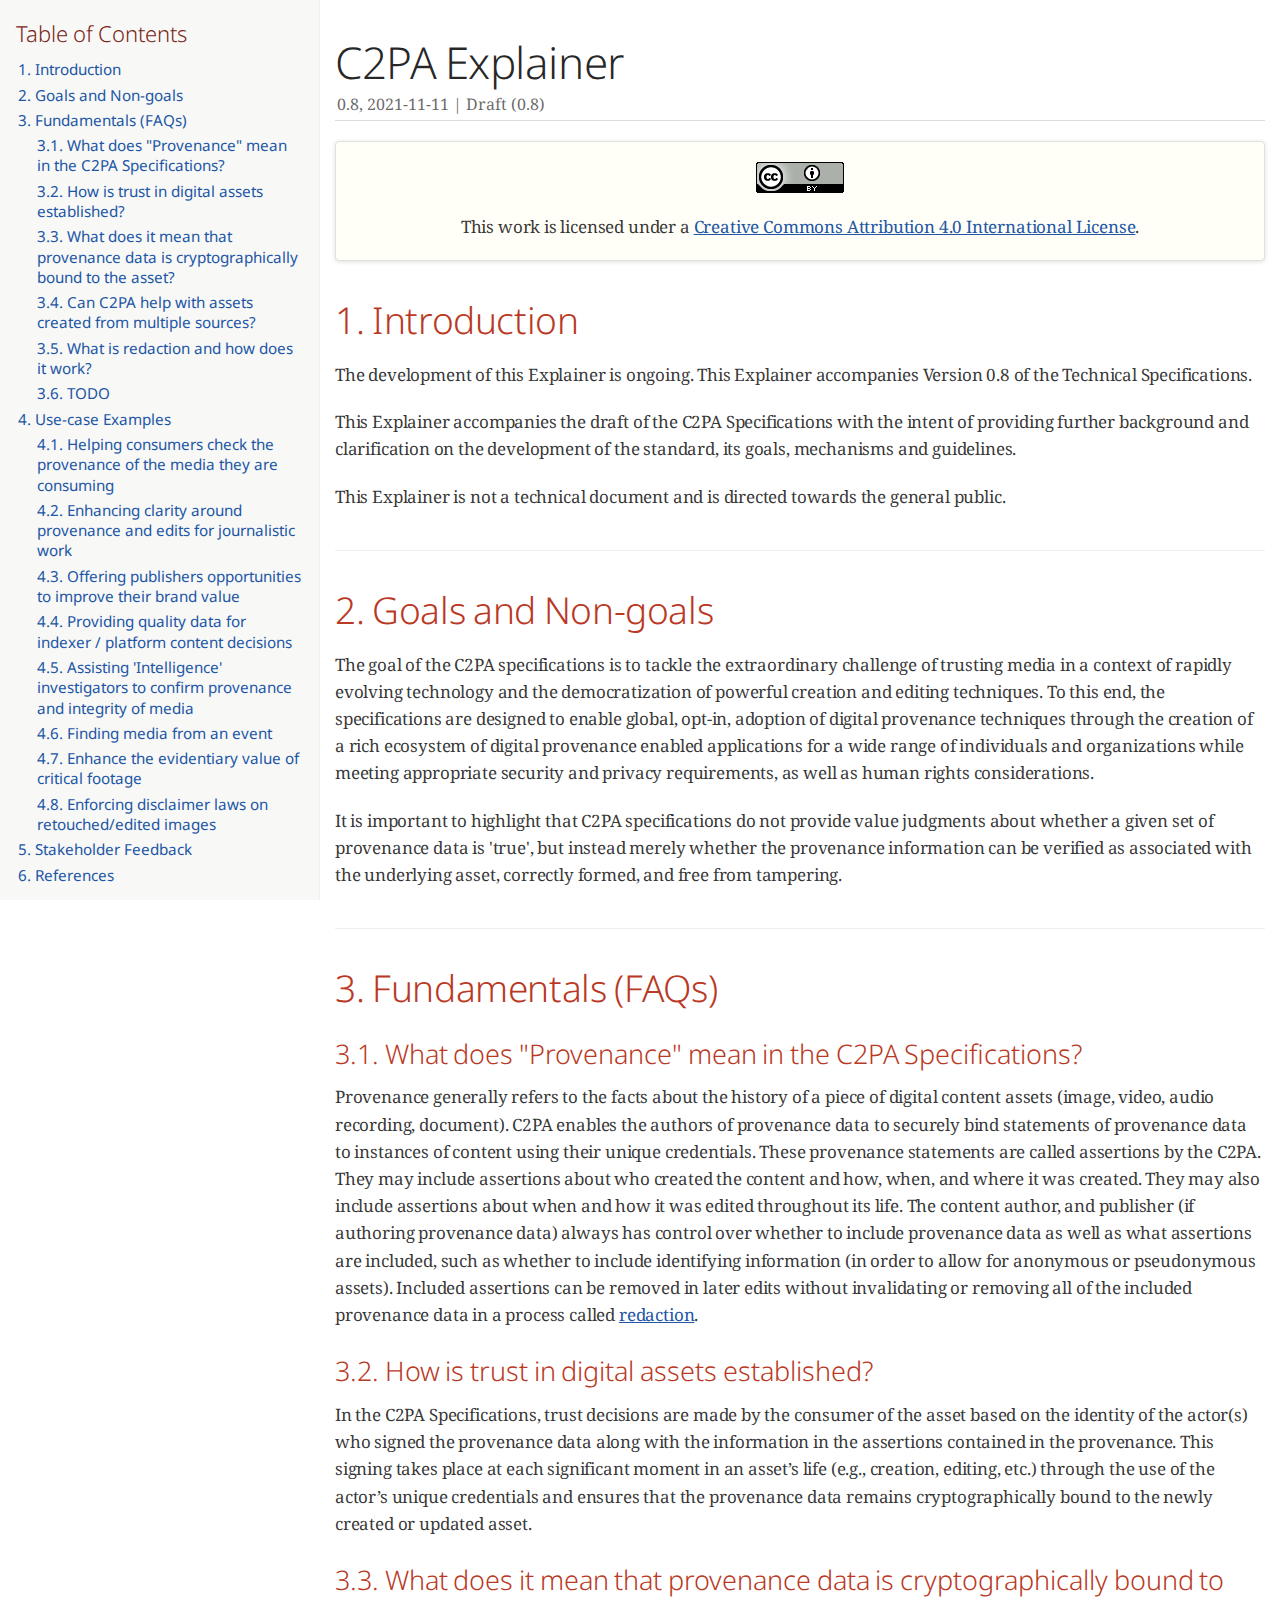
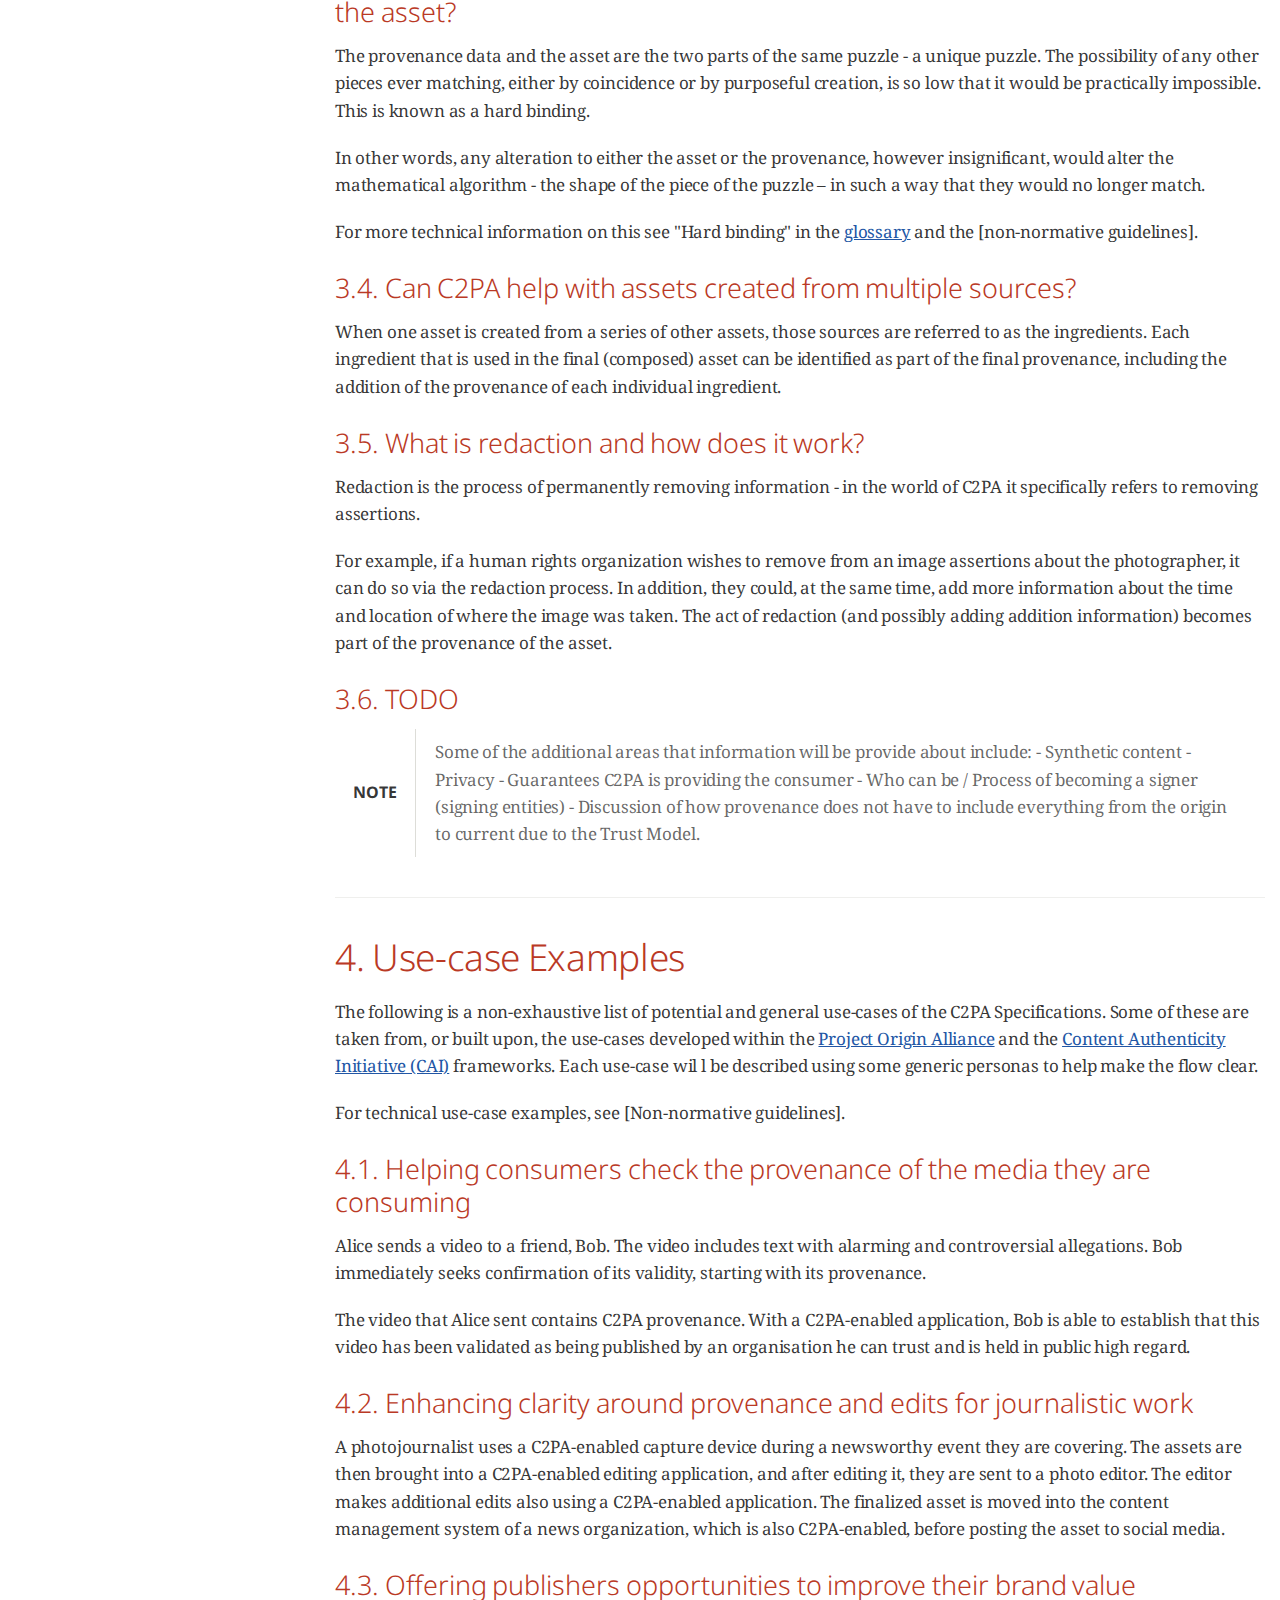
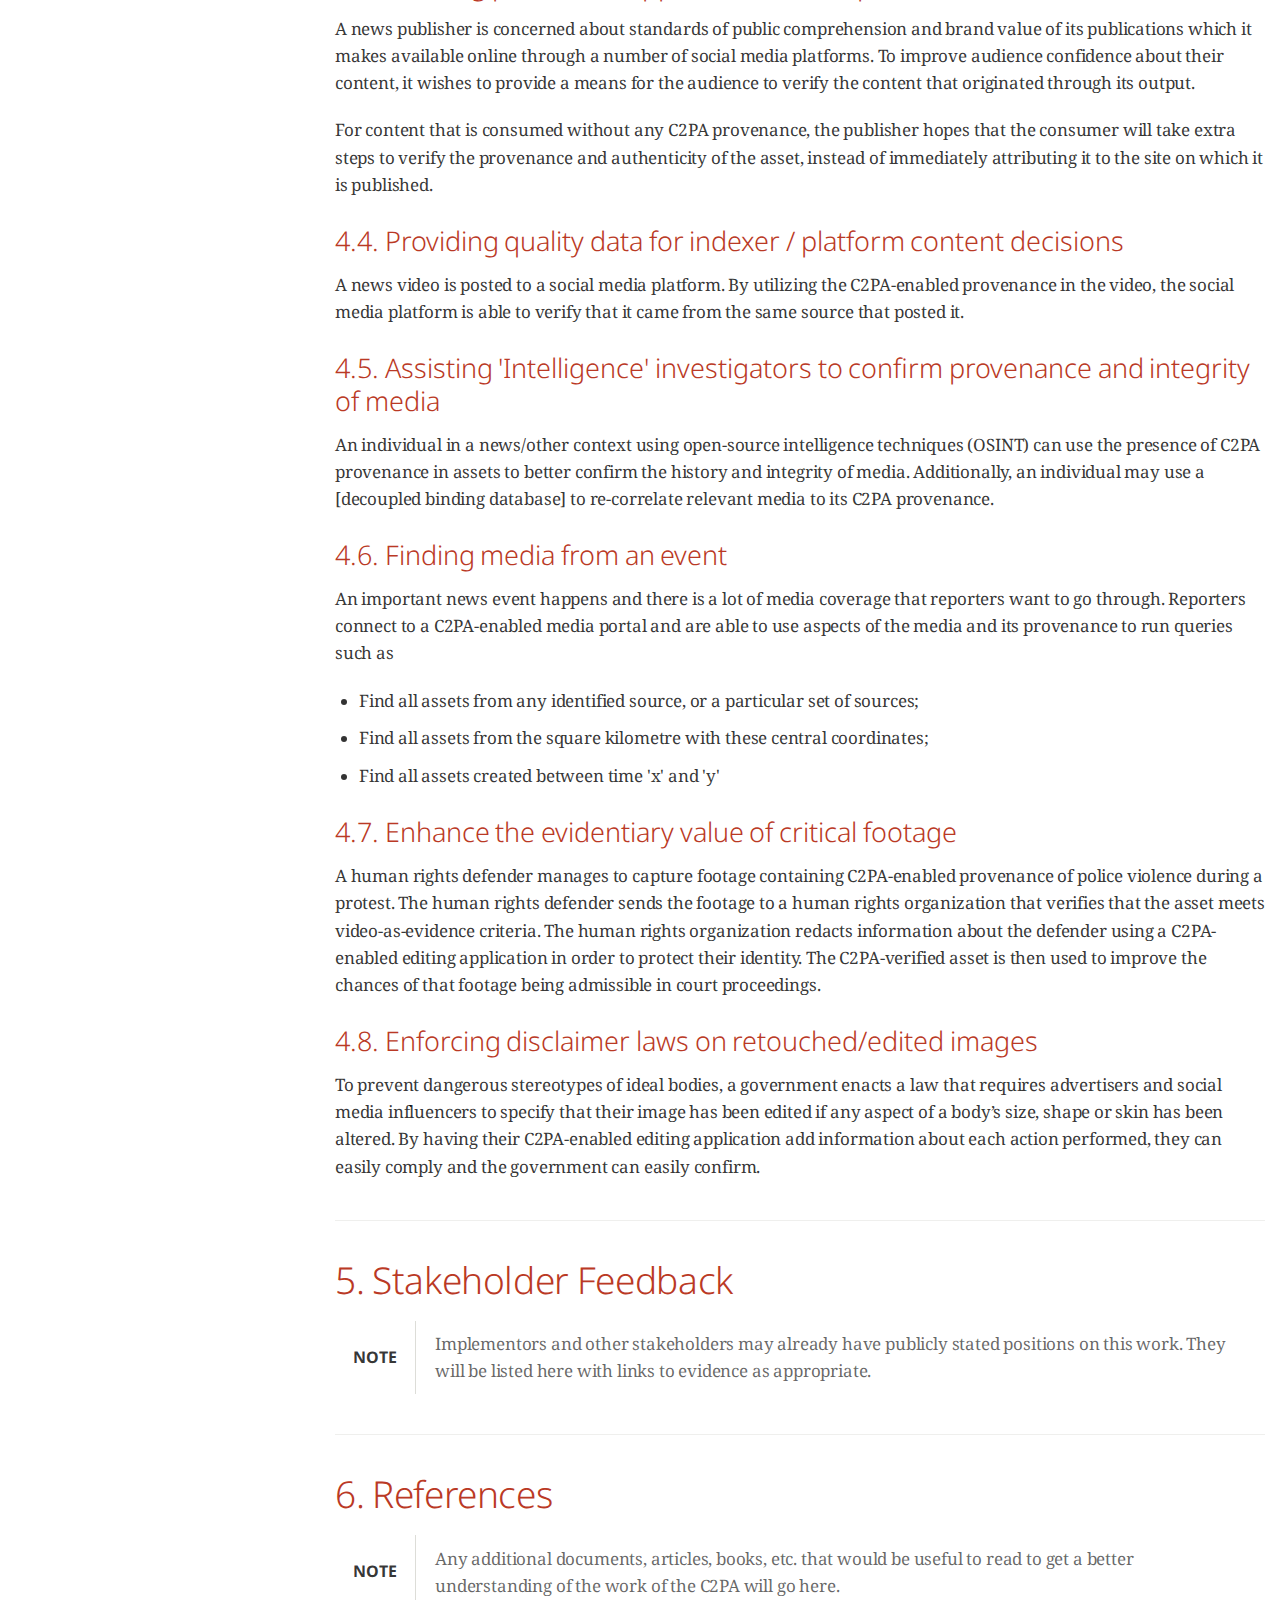
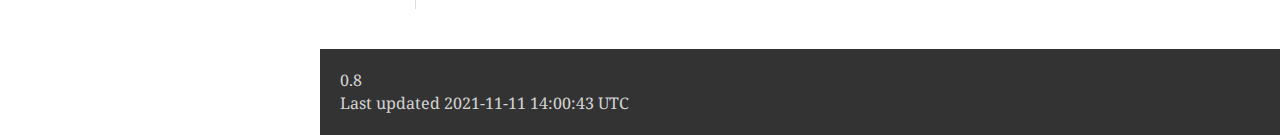
<file: docs/Explainer.html>
<!DOCTYPE html>
<html lang="en">
<head>
<meta charset="UTF-8">
<meta http-equiv="X-UA-Compatible" content="IE=edge">
<meta name="viewport" content="width=device-width, initial-scale=1.0">
<meta name="generator" content="Asciidoctor 2.0.16">
<title>C2PA Explainer</title>
<style>
/* Asciidoctor default stylesheet | MIT License | https://asciidoctor.org */

/* Pick a font we're happy with */
@import url("//fonts.googleapis.com/css?family=Noto+Sans:300,600italic,400,400italic,600,600italic%7CNoto+Serif:400,400italic,700,700italic%7CDroid+Sans+Mono:400,700");

article,aside,details,figcaption,figure,footer,header,hgroup,main,nav,section,summary{display:block}
audio,canvas,video{display:inline-block}
audio:not([controls]){display:none;height:0}
[hidden],template{display:none}
script{display:none!important}
html{font-family:sans-serif;-ms-text-size-adjust:100%;-webkit-text-size-adjust:100%}
body{margin:0}
a{background:transparent}
a:focus{outline:thin dotted}
a:active,a:hover{outline:0}
h1{font-size:2em;margin:.67em 0}
abbr[title]{border-bottom:1px dotted}
b,strong{font-weight:bold}
dfn{font-style:italic}
hr{-moz-box-sizing:content-box;box-sizing:content-box;height:0}
mark{background:#ff0;color:#000}
code,kbd,pre,samp{font-family:monospace;font-size:1em}
pre{white-space:pre-wrap}
q{quotes:"\201C" "\201D" "\2018" "\2019"}
small{font-size:80%}
sub,sup{font-size:75%;line-height:0;position:relative;vertical-align:baseline}
sup{top:-.5em}
sub{bottom:-.25em}
img{border:0}
svg:not(:root){overflow:hidden}
figure{margin:0}
fieldset{border:1px solid silver;margin:0 2px;padding:.35em .625em .75em}
legend{border:0;padding:0}
button,input,select,textarea{font-family:inherit;font-size:100%;margin:0}
button,input{line-height:normal}
button,select{text-transform:none}
button,html input[type="button"],input[type="reset"],input[type="submit"]{-webkit-appearance:button;cursor:pointer}
button[disabled],html input[disabled]{cursor:default}
input[type="checkbox"],input[type="radio"]{box-sizing:border-box;padding:0}
input[type="search"]{-webkit-appearance:textfield;-moz-box-sizing:content-box;-webkit-box-sizing:content-box;box-sizing:content-box}
input[type="search"]::-webkit-search-cancel-button,input[type="search"]::-webkit-search-decoration{-webkit-appearance:none}
button::-moz-focus-inner,input::-moz-focus-inner{border:0;padding:0}
textarea{overflow:auto;vertical-align:top}
table{border-collapse:collapse;border-spacing:0}
*,*:before,*:after{-moz-box-sizing:border-box;-webkit-box-sizing:border-box;box-sizing:border-box}
html,body{font-size:100%}
body{background:#fff;color:rgba(0,0,0,.8);padding:0;margin:0;font-family:"Noto Serif","DejaVu Serif",serif;font-weight:400;font-style:normal;line-height:1;position:relative;cursor:auto}
a:hover{cursor:pointer}
img,object,embed{max-width:100%;height:auto}
object,embed{height:100%}
img{-ms-interpolation-mode:bicubic}
.left{float:left!important}
.right{float:right!important}
.text-left{text-align:left!important}
.text-right{text-align:right!important}
.text-center{text-align:center!important}
.text-justify{text-align:justify!important}
.hide{display:none}
body{-webkit-font-smoothing:antialiased}
img,object,svg{display:inline-block;vertical-align:middle}
textarea{height:auto;min-height:50px}
select{width:100%}
.center{margin-left:auto;margin-right:auto}
.spread{width:100%}
p.lead,.paragraph.lead>p,#preamble>.sectionbody>.paragraph:first-of-type p{font-size:1.21875em;line-height:1.6}
.subheader,.admonitionblock td.content>.title,.audioblock>.title,.exampleblock>.title,.imageblock>.title,.listingblock>.title,.literalblock>.title,.stemblock>.title,.openblock>.title,.paragraph>.title,.quoteblock>.title,table.tableblock>.title,.verseblock>.title,.videoblock>.title,.dlist>.title,.olist>.title,.ulist>.title,.qlist>.title,.hdlist>.title{line-height:1.45;color:#7a2518;font-weight:400;margin-top:0;margin-bottom:.25em}
div,dl,dt,dd,ul,ol,li,h1,h2,h3,#toctitle,.sidebarblock>.content>.title,h4,h5,h6,pre,form,p,blockquote,th,td{margin:0;padding:0;direction:ltr}
a{color:#2156a5;text-decoration:underline;line-height:inherit}
a:hover,a:focus{color:#1d4b8f}
a img{border:none}
p{font-family:inherit;font-weight:400;font-size:1em;line-height:1.6;margin-bottom:1.25em;text-rendering:optimizeLegibility}
p aside{font-size:.875em;line-height:1.35;font-style:italic}
h1,h2,h3,#toctitle,.sidebarblock>.content>.title,h4,h5,h6{font-family:"Noto Sans","DejaVu Sans",sans-serif;font-weight:300;font-style:normal;color:#ba3925;text-rendering:optimizeLegibility;margin-top:1em;margin-bottom:.5em;line-height:1.0125em}
h1 small,h2 small,h3 small,#toctitle small,.sidebarblock>.content>.title small,h4 small,h5 small,h6 small{font-size:60%;color:#e99b8f;line-height:0}
h1{font-size:2.125em}
h2{font-size:1.6875em}
h3,#toctitle,.sidebarblock>.content>.title{font-size:1.375em}
h4,h5{font-size:1.125em}
h6{font-size:1em}
hr{border:solid #ddddd8;border-width:1px 0 0;clear:both;margin:1.25em 0 1.1875em;height:0}
em,i{font-style:italic;line-height:inherit}
strong,b{font-weight:bold;line-height:inherit}
small{font-size:60%;line-height:inherit}
code{font-family:"Droid Sans Mono","DejaVu Sans Mono",monospace;font-weight:400;color:rgba(0,0,0,.9)}
ul,ol,dl{font-size:1em;line-height:1.6;margin-bottom:1.25em;list-style-position:outside;font-family:inherit}
ul,ol,ul.no-bullet,ol.no-bullet{margin-left:1.5em}
ul li ul,ul li ol{margin-left:1.25em;margin-bottom:0;font-size:1em}
ul.square li ul,ul.circle li ul,ul.disc li ul{list-style:inherit}
ul.square{list-style-type:square}
ul.circle{list-style-type:circle}
ul.disc{list-style-type:disc}
ul.no-bullet{list-style:none}
ol li ul,ol li ol{margin-left:1.25em;margin-bottom:0}
dl dt{margin-bottom:.3125em;font-weight:bold}
dl dd{margin-bottom:1.25em}
abbr,acronym{text-transform:uppercase;font-size:90%;color:rgba(0,0,0,.8);border-bottom:1px dotted #ddd;cursor:help}
abbr{text-transform:none}
blockquote{margin:0 0 1.25em;padding:.5625em 1.25em 0 1.1875em;border-left:1px solid #ddd}
blockquote cite{display:block;font-size:.9375em;color:rgba(0,0,0,.6)}
blockquote cite:before{content:"\2014 \0020"}
blockquote cite a,blockquote cite a:visited{color:rgba(0,0,0,.6)}
blockquote,blockquote p{line-height:1.6;color:rgba(0,0,0,.85)}
@media only screen and (min-width:768px){h1,h2,h3,#toctitle,.sidebarblock>.content>.title,h4,h5,h6{line-height:1.2}
h1{font-size:2.75em}
h2{font-size:2.3125em}
h3,#toctitle,.sidebarblock>.content>.title{font-size:1.6875em}
h4{font-size:1.4375em}}
table{background:#fff;margin-bottom:1.25em;border:solid 1px #dedede}
table thead,table tfoot{background:#f7f8f7;font-weight:bold}
table thead tr th,table thead tr td,table tfoot tr th,table tfoot tr td{padding:.5em .625em .625em;font-size:inherit;color:rgba(0,0,0,.8);text-align:left}
table tr th,table tr td{padding:.5625em .625em;font-size:inherit;color:rgba(0,0,0,.8)}
table tr.even,table tr.alt,table tr:nth-of-type(even){background:#f8f8f7}
table thead tr th,table tfoot tr th,table tbody tr td,table tr td,table tfoot tr td{display:table-cell;line-height:1.6}
body{tab-size:4}
h1,h2,h3,#toctitle,.sidebarblock>.content>.title,h4,h5,h6{line-height:1.2;word-spacing:-.05em}
h1 strong,h2 strong,h3 strong,#toctitle strong,.sidebarblock>.content>.title strong,h4 strong,h5 strong,h6 strong{font-weight:400}
.clearfix:before,.clearfix:after,.float-group:before,.float-group:after{content:" ";display:table}
.clearfix:after,.float-group:after{clear:both}
*:not(pre)>code{font-size:.9375em;font-style:normal!important;letter-spacing:0;padding:.1em .5ex;word-spacing:-.15em;background-color:#f7f7f8;-webkit-border-radius:4px;border-radius:4px;line-height:1.45;text-rendering:optimizeSpeed}
pre,pre>code{line-height:1.45;color:rgba(0,0,0,.9);font-family:"Droid Sans Mono","DejaVu Sans Mono",monospace;font-weight:400;text-rendering:optimizeSpeed}
.keyseq{color:rgba(51,51,51,.8)}
kbd{font-family:"Droid Sans Mono","DejaVu Sans Mono",monospace;display:inline-block;color:rgba(0,0,0,.8);font-size:.65em;line-height:1.45;background-color:#f7f7f7;border:1px solid #ccc;-webkit-border-radius:3px;border-radius:3px;-webkit-box-shadow:0 1px 0 rgba(0,0,0,.2),0 0 0 .1em white inset;box-shadow:0 1px 0 rgba(0,0,0,.2),0 0 0 .1em #fff inset;margin:0 .15em;padding:.2em .5em;vertical-align:middle;position:relative;top:-.1em;white-space:nowrap}
.keyseq kbd:first-child{margin-left:0}
.keyseq kbd:last-child{margin-right:0}
.menuseq,.menu{color:rgba(0,0,0,.8)}
b.button:before,b.button:after{position:relative;top:-1px;font-weight:400}
b.button:before{content:"[";padding:0 3px 0 2px}
b.button:after{content:"]";padding:0 2px 0 3px}
p a>code:hover{color:rgba(0,0,0,.9)}
#header,#content,#footnotes,#footer{width:100%;margin-left:auto;margin-right:auto;margin-top:0;margin-bottom:0;max-width:62.5em;*zoom:1;position:relative;padding-left:.9375em;padding-right:.9375em}
#header:before,#header:after,#content:before,#content:after,#footnotes:before,#footnotes:after,#footer:before,#footer:after{content:" ";display:table}
#header:after,#content:after,#footnotes:after,#footer:after{clear:both}
#content{margin-top:1.25em}
#content:before{content:none}
#header>h1:first-child{color:rgba(0,0,0,.85);margin-top:2.25rem;margin-bottom:0}
#header>h1:first-child+#toc{margin-top:8px;border-top:1px solid #ddddd8}
#header>h1:only-child,body.toc2 #header>h1:nth-last-child(2){border-bottom:1px solid #ddddd8;padding-bottom:8px}
#header .details{border-bottom:1px solid #ddddd8;line-height:1.45;padding-top:.25em;padding-bottom:.25em;padding-left:.25em;color:rgba(0,0,0,.6);display:-ms-flexbox;display:-webkit-flex;display:flex;-ms-flex-flow:row wrap;-webkit-flex-flow:row wrap;flex-flow:row wrap}
#header .details span:first-child{margin-left:-.125em}
#header .details span.email a{color:rgba(0,0,0,.85)}
#header .details br{display:none}
#header .details br+span:before{content:"\00a0\2013\00a0"}
#header .details br+span.author:before{content:"\00a0\22c5\00a0";color:rgba(0,0,0,.85)}
#header .details br+span#revremark:before{content:"\00a0|\00a0"}
#header #revnumber{text-transform:capitalize}
#header #revnumber:after{content:"\00a0"}
#content>h1:first-child:not([class]){color:rgba(0,0,0,.85);border-bottom:1px solid #ddddd8;padding-bottom:8px;margin-top:0;padding-top:1rem;margin-bottom:1.25rem}
#toc{border-bottom:1px solid #efefed;padding-bottom:.5em}
#toc>ul{margin-left:.125em}
#toc ul.sectlevel0>li>a{font-style:italic}
#toc ul.sectlevel0 ul.sectlevel1{margin:.5em 0}
#toc ul{font-family:"Noto Sans","DejaVu Sans",sans-serif;list-style-type:none}
#toc li{line-height:1.3334;margin-top:.3334em}
#toc a{text-decoration:none}
#toc a:active{text-decoration:underline}
#toctitle{color:#7a2518;font-size:1.2em}
@media only screen and (min-width:768px){#toctitle{font-size:1.375em}
body.toc2{padding-left:15em;padding-right:0}
#toc.toc2{margin-top:0!important;background-color:#f8f8f7;position:fixed;width:15em;left:0;top:0;border-right:1px solid #efefed;border-top-width:0!important;border-bottom-width:0!important;z-index:1000;padding:1.25em 1em;height:100%;overflow:auto}
#toc.toc2 #toctitle{margin-top:0;margin-bottom:.8rem;font-size:1.2em}
#toc.toc2>ul{font-size:.9em;margin-bottom:0}
#toc.toc2 ul ul{margin-left:0;padding-left:1em}
#toc.toc2 ul.sectlevel0 ul.sectlevel1{padding-left:0;margin-top:.5em;margin-bottom:.5em}
body.toc2.toc-right{padding-left:0;padding-right:15em}
body.toc2.toc-right #toc.toc2{border-right-width:0;border-left:1px solid #efefed;left:auto;right:0}}
@media only screen and (min-width:1280px){body.toc2{padding-left:20em;padding-right:0}
#toc.toc2{width:20em}
#toc.toc2 #toctitle{font-size:1.375em}
#toc.toc2>ul{font-size:.95em}
#toc.toc2 ul ul{padding-left:1.25em}
body.toc2.toc-right{padding-left:0;padding-right:20em}}
#content #toc{border-style:solid;border-width:1px;border-color:#e0e0dc;margin-bottom:1.25em;padding:1.25em;background:#f8f8f7;-webkit-border-radius:4px;border-radius:4px}
#content #toc>:first-child{margin-top:0}
#content #toc>:last-child{margin-bottom:0}
#footer{max-width:100%;background-color:rgba(0,0,0,.8);padding:1.25em}
#footer-text{color:rgba(255,255,255,.8);line-height:1.44}
.sect1{padding-bottom:.625em}
@media only screen and (min-width:768px){.sect1{padding-bottom:1.25em}}
.sect1+.sect1{border-top:1px solid #efefed}
#content h1>a.anchor,h2>a.anchor,h3>a.anchor,#toctitle>a.anchor,.sidebarblock>.content>.title>a.anchor,h4>a.anchor,h5>a.anchor,h6>a.anchor{position:absolute;z-index:1001;width:1.5ex;margin-left:-1.5ex;display:block;text-decoration:none!important;visibility:hidden;text-align:center;font-weight:400}
#content h1>a.anchor:before,h2>a.anchor:before,h3>a.anchor:before,#toctitle>a.anchor:before,.sidebarblock>.content>.title>a.anchor:before,h4>a.anchor:before,h5>a.anchor:before,h6>a.anchor:before{content:"\00A7";font-size:.85em;display:block;padding-top:.1em}
#content h1:hover>a.anchor,#content h1>a.anchor:hover,h2:hover>a.anchor,h2>a.anchor:hover,h3:hover>a.anchor,#toctitle:hover>a.anchor,.sidebarblock>.content>.title:hover>a.anchor,h3>a.anchor:hover,#toctitle>a.anchor:hover,.sidebarblock>.content>.title>a.anchor:hover,h4:hover>a.anchor,h4>a.anchor:hover,h5:hover>a.anchor,h5>a.anchor:hover,h6:hover>a.anchor,h6>a.anchor:hover{visibility:visible}
#content h1>a.link,h2>a.link,h3>a.link,#toctitle>a.link,.sidebarblock>.content>.title>a.link,h4>a.link,h5>a.link,h6>a.link{color:#ba3925;text-decoration:none}
#content h1>a.link:hover,h2>a.link:hover,h3>a.link:hover,#toctitle>a.link:hover,.sidebarblock>.content>.title>a.link:hover,h4>a.link:hover,h5>a.link:hover,h6>a.link:hover{color:#a53221}
.audioblock,.imageblock,.literalblock,.listingblock,.stemblock,.videoblock{margin-bottom:1.25em}
.admonitionblock td.content>.title,.audioblock>.title,.exampleblock>.title,.imageblock>.title,.listingblock>.title,.literalblock>.title,.stemblock>.title,.openblock>.title,.paragraph>.title,.quoteblock>.title,table.tableblock>.title,.verseblock>.title,.videoblock>.title,.dlist>.title,.olist>.title,.ulist>.title,.qlist>.title,.hdlist>.title{text-rendering:optimizeLegibility;text-align:left;font-family:"Noto Serif","DejaVu Serif",serif;font-size:1rem;font-style:italic}
table.tableblock>caption.title{white-space:nowrap;overflow:visible;max-width:0}
.paragraph.lead>p,#preamble>.sectionbody>.paragraph:first-of-type p{color:rgba(0,0,0,.85)}
table.tableblock #preamble>.sectionbody>.paragraph:first-of-type p{font-size:inherit}
.admonitionblock>table{border-collapse:separate;border:0;background:none;width:100%}
.admonitionblock>table td.icon{text-align:center;width:80px}
.admonitionblock>table td.icon img{max-width:none}
.admonitionblock>table td.icon .title{font-weight:bold;font-family:"Noto Sans","DejaVu Sans",sans-serif;text-transform:uppercase}
.admonitionblock>table td.content{padding-left:1.125em;padding-right:1.25em;border-left:1px solid #ddddd8;color:rgba(0,0,0,.6)}
.admonitionblock>table td.content>:last-child>:last-child{margin-bottom:0}
.exampleblock>.content{border-style:solid;border-width:1px;border-color:#e6e6e6;margin-bottom:1.25em;padding:1.25em;background:#fff;-webkit-border-radius:4px;border-radius:4px}
.exampleblock>.content>:first-child{margin-top:0}
.exampleblock>.content>:last-child{margin-bottom:0}
.sidebarblock{border-style:solid;border-width:1px;border-color:#e0e0dc;margin-bottom:1.25em;padding:1.25em;background:#f8f8f7;-webkit-border-radius:4px;border-radius:4px}
.sidebarblock>:first-child{margin-top:0}
.sidebarblock>:last-child{margin-bottom:0}
.sidebarblock>.content>.title{color:#7a2518;margin-top:0;text-align:center}
.exampleblock>.content>:last-child>:last-child,.exampleblock>.content .olist>ol>li:last-child>:last-child,.exampleblock>.content .ulist>ul>li:last-child>:last-child,.exampleblock>.content .qlist>ol>li:last-child>:last-child,.sidebarblock>.content>:last-child>:last-child,.sidebarblock>.content .olist>ol>li:last-child>:last-child,.sidebarblock>.content .ulist>ul>li:last-child>:last-child,.sidebarblock>.content .qlist>ol>li:last-child>:last-child{margin-bottom:0}
.literalblock pre,.listingblock pre:not(.highlight),.listingblock pre[class="highlight"],.listingblock pre[class^="highlight "],.listingblock pre.CodeRay,.listingblock pre.prettyprint{background:#f7f7f8}
.sidebarblock .literalblock pre,.sidebarblock .listingblock pre:not(.highlight),.sidebarblock .listingblock pre[class="highlight"],.sidebarblock .listingblock pre[class^="highlight "],.sidebarblock .listingblock pre.CodeRay,.sidebarblock .listingblock pre.prettyprint{background:#f2f1f1}
.literalblock pre,.literalblock pre[class],.listingblock pre,.listingblock pre[class]{-webkit-border-radius:4px;border-radius:4px;word-wrap:break-word;padding:1em;font-size:.8125em}
.literalblock pre.nowrap,.literalblock pre[class].nowrap,.listingblock pre.nowrap,.listingblock pre[class].nowrap{overflow-x:auto;white-space:pre;word-wrap:normal}
@media only screen and (min-width:768px){.literalblock pre,.literalblock pre[class],.listingblock pre,.listingblock pre[class]{font-size:.90625em}}
@media only screen and (min-width:1280px){.literalblock pre,.literalblock pre[class],.listingblock pre,.listingblock pre[class]{font-size:1em}}
.literalblock.output pre{color:#f7f7f8;background-color:rgba(0,0,0,.9)}
.listingblock pre.highlightjs{padding:0}
.listingblock pre.highlightjs>code{padding:1em;-webkit-border-radius:4px;border-radius:4px}
.listingblock pre.prettyprint{border-width:0}
.listingblock>.content{position:relative}
.listingblock code[data-lang]:before{display:none;content:attr(data-lang);position:absolute;font-size:.75em;top:.425rem;right:.5rem;line-height:1;text-transform:uppercase;color:#999}
.listingblock:hover code[data-lang]:before{display:block}
.listingblock.terminal pre .command:before{content:attr(data-prompt);padding-right:.5em;color:#999}
.listingblock.terminal pre .command:not([data-prompt]):before{content:"$"}
table.pyhltable{border-collapse:separate;border:0;margin-bottom:0;background:none}
table.pyhltable td{vertical-align:top;padding-top:0;padding-bottom:0;line-height:1.45}
table.pyhltable td.code{padding-left:.75em;padding-right:0}
pre.pygments .lineno,table.pyhltable td:not(.code){color:#999;padding-left:0;padding-right:.5em;border-right:1px solid #ddddd8}
pre.pygments .lineno{display:inline-block;margin-right:.25em}
table.pyhltable .linenodiv{background:none!important;padding-right:0!important}
.quoteblock{margin:0 1em 1.25em 1.5em;display:table}
.quoteblock>.title{margin-left:-1.5em;margin-bottom:.75em}
.quoteblock blockquote,.quoteblock blockquote p{color:rgba(0,0,0,.85);font-size:1.15rem;line-height:1.75;word-spacing:.1em;letter-spacing:0;font-style:italic;text-align:justify}
.quoteblock blockquote{margin:0;padding:0;border:0}
.quoteblock blockquote:before{content:"\201c";float:left;font-size:2.75em;font-weight:bold;line-height:.6em;margin-left:-.6em;color:#7a2518;text-shadow:0 1px 2px rgba(0,0,0,.1)}
.quoteblock blockquote>.paragraph:last-child p{margin-bottom:0}
.quoteblock .attribution{margin-top:.5em;margin-right:.5ex;text-align:right}
.quoteblock .quoteblock{margin-left:0;margin-right:0;padding:.5em 0;border-left:3px solid rgba(0,0,0,.6)}
.quoteblock .quoteblock blockquote{padding:0 0 0 .75em}
.quoteblock .quoteblock blockquote:before{display:none}
.verseblock{margin:0 1em 1.25em 1em}
.verseblock pre{font-family:"Noto Sans","DejaVu Sans",sans;font-size:1.15rem;color:rgba(0,0,0,.85);font-weight:300;text-rendering:optimizeLegibility}
.verseblock pre strong{font-weight:400}
.verseblock .attribution{margin-top:1.25rem;margin-left:.5ex}
.quoteblock .attribution,.verseblock .attribution{font-size:.9375em;line-height:1.45;font-style:italic}
.quoteblock .attribution br,.verseblock .attribution br{display:none}
.quoteblock .attribution cite,.verseblock .attribution cite{display:block;letter-spacing:-.025em;color:rgba(0,0,0,.6)}
.quoteblock.abstract{margin:0 0 1.25em 0;display:block}
.quoteblock.abstract blockquote,.quoteblock.abstract blockquote p{text-align:left;word-spacing:0}
.quoteblock.abstract blockquote:before,.quoteblock.abstract blockquote p:first-of-type:before{display:none}
table.tableblock{max-width:100%;border-collapse:separate}
table.tableblock td>.paragraph:last-child p>p:last-child,table.tableblock th>p:last-child,table.tableblock td>p:last-child{margin-bottom:0}
table.tableblock,th.tableblock,td.tableblock{border:0 solid #dedede}
table.grid-all th.tableblock,table.grid-all td.tableblock{border-width:0 1px 1px 0}
table.grid-all tfoot>tr>th.tableblock,table.grid-all tfoot>tr>td.tableblock{border-width:1px 1px 0 0}
table.grid-cols th.tableblock,table.grid-cols td.tableblock{border-width:0 1px 0 0}
table.grid-all *>tr>.tableblock:last-child,table.grid-cols *>tr>.tableblock:last-child{border-right-width:0}
table.grid-rows th.tableblock,table.grid-rows td.tableblock{border-width:0 0 1px 0}
table.grid-all tbody>tr:last-child>th.tableblock,table.grid-all tbody>tr:last-child>td.tableblock,table.grid-all thead:last-child>tr>th.tableblock,table.grid-rows tbody>tr:last-child>th.tableblock,table.grid-rows tbody>tr:last-child>td.tableblock,table.grid-rows thead:last-child>tr>th.tableblock{border-bottom-width:0}
table.grid-rows tfoot>tr>th.tableblock,table.grid-rows tfoot>tr>td.tableblock{border-width:1px 0 0 0}
table.frame-all{border-width:1px}
table.frame-sides{border-width:0 1px}
table.frame-topbot{border-width:1px 0}
th.halign-left,td.halign-left{text-align:left}
th.halign-right,td.halign-right{text-align:right}
th.halign-center,td.halign-center{text-align:center}
th.valign-top,td.valign-top{vertical-align:top}
th.valign-bottom,td.valign-bottom{vertical-align:bottom}
th.valign-middle,td.valign-middle{vertical-align:middle}
table thead th,table tfoot th{font-weight:bold}
tbody tr th{display:table-cell;line-height:1.6;background:#f7f8f7}
tbody tr th,tbody tr th p,tfoot tr th,tfoot tr th p{color:rgba(0,0,0,.8);font-weight:bold}
p.tableblock>code:only-child{background:none;padding:0}
p.tableblock{font-size:1em}
td>div.verse{white-space:pre}
ol{margin-left:1.75em}
ul li ol{margin-left:1.5em}
dl dd{margin-left:1.125em}
dl dd:last-child,dl dd:last-child>:last-child{margin-bottom:0}
ol>li p,ul>li p,ul dd,ol dd,.olist .olist,.ulist .ulist,.ulist .olist,.olist .ulist{margin-bottom:.625em}
ul.unstyled,ol.unnumbered,ul.checklist,ul.none{list-style-type:none}
ul.unstyled,ol.unnumbered,ul.checklist{margin-left:.625em}
ul.checklist li>p:first-child>.fa-square-o:first-child,ul.checklist li>p:first-child>.fa-check-square-o:first-child{width:1em;font-size:.85em}
ul.checklist li>p:first-child>input[type="checkbox"]:first-child{width:1em;position:relative;top:1px}
ul.inline{margin:0 auto .625em auto;margin-left:-1.375em;margin-right:0;padding:0;list-style:none;overflow:hidden}
ul.inline>li{list-style:none;float:left;margin-left:1.375em;display:block}
ul.inline>li>*{display:block}
.unstyled dl dt{font-weight:400;font-style:normal}
ol.arabic{list-style-type:decimal}
ol.decimal{list-style-type:decimal-leading-zero}
ol.loweralpha{list-style-type:lower-alpha}
ol.upperalpha{list-style-type:upper-alpha}
ol.lowerroman{list-style-type:lower-roman}
ol.upperroman{list-style-type:upper-roman}
ol.lowergreek{list-style-type:lower-greek}
.hdlist>table,.colist>table{border:0;background:none}
.hdlist>table>tbody>tr,.colist>table>tbody>tr{background:none}
td.hdlist1,td.hdlist2{vertical-align:top;padding:0 .625em}
td.hdlist1{font-weight:bold;padding-bottom:1.25em}
.literalblock+.colist,.listingblock+.colist{margin-top:-.5em}
.colist>table tr>td:first-of-type{padding:0 .75em;line-height:1}
.colist>table tr>td:last-of-type{padding:.25em 0}
.thumb,.th{line-height:0;display:inline-block;border:solid 4px #fff;-webkit-box-shadow:0 0 0 1px #ddd;box-shadow:0 0 0 1px #ddd}
.imageblock.left,.imageblock[style*="float: left"]{margin:.25em .625em 1.25em 0}
.imageblock.right,.imageblock[style*="float: right"]{margin:.25em 0 1.25em .625em}
.imageblock>.title{margin-bottom:0}
.imageblock.thumb,.imageblock.th{border-width:6px}
.imageblock.thumb>.title,.imageblock.th>.title{padding:0 .125em}
.image.left,.image.right{margin-top:.25em;margin-bottom:.25em;display:inline-block;line-height:0}
.image.left{margin-right:.625em}
.image.right{margin-left:.625em}
a.image{text-decoration:none;display:inline-block}
a.image object{pointer-events:none}
sup.footnote,sup.footnoteref{font-size:.875em;position:static;vertical-align:super}
sup.footnote a,sup.footnoteref a{text-decoration:none}
sup.footnote a:active,sup.footnoteref a:active{text-decoration:underline}
#footnotes{padding-top:.75em;padding-bottom:.75em;margin-bottom:.625em}
#footnotes hr{width:20%;min-width:6.25em;margin:-.25em 0 .75em 0;border-width:1px 0 0 0}
#footnotes .footnote{padding:0 .375em 0 .225em;line-height:1.3334;font-size:.875em;margin-left:1.2em;text-indent:-1.05em;margin-bottom:.2em}
#footnotes .footnote a:first-of-type{font-weight:bold;text-decoration:none}
#footnotes .footnote:last-of-type{margin-bottom:0}
#content #footnotes{margin-top:-.625em;margin-bottom:0;padding:.75em 0}
.gist .file-data>table{border:0;background:#fff;width:100%;margin-bottom:0}
.gist .file-data>table td.line-data{width:99%}
div.unbreakable{page-break-inside:avoid}
.big{font-size:larger}
.small{font-size:smaller}
.underline{text-decoration:underline}
.overline{text-decoration:overline}
.line-through{text-decoration:line-through}
.aqua{color:#00bfbf}
.aqua-background{background-color:#00fafa}
.black{color:#000}
.black-background{background-color:#000}
.blue{color:#0000bf}
.blue-background{background-color:#0000fa}
.fuchsia{color:#bf00bf}
.fuchsia-background{background-color:#fa00fa}
.gray{color:#606060}
.gray-background{background-color:#7d7d7d}
.green{color:#006000}
.green-background{background-color:#007d00}
.lime{color:#00bf00}
.lime-background{background-color:#00fa00}
.maroon{color:#600000}
.maroon-background{background-color:#7d0000}
.navy{color:#000060}
.navy-background{background-color:#00007d}
.olive{color:#606000}
.olive-background{background-color:#7d7d00}
.purple{color:#600060}
.purple-background{background-color:#7d007d}
.red{color:#bf0000}
.red-background{background-color:#fa0000}
.silver{color:#909090}
.silver-background{background-color:#bcbcbc}
.teal{color:#006060}
.teal-background{background-color:#007d7d}
.white{color:#bfbfbf}
.white-background{background-color:#fafafa}
.yellow{color:#bfbf00}
.yellow-background{background-color:#fafa00}
span.icon>.fa{cursor:default}
.admonitionblock td.icon [class^="fa icon-"]{font-size:2.5em;text-shadow:1px 1px 2px rgba(0,0,0,.5);cursor:default}
.admonitionblock td.icon .icon-note:before{content:"\f05a";color:#19407c}
.admonitionblock td.icon .icon-tip:before{content:"\f0eb";text-shadow:1px 1px 2px rgba(155,155,0,.8);color:#111}
.admonitionblock td.icon .icon-warning:before{content:"\f071";color:#bf6900}
.admonitionblock td.icon .icon-caution:before{content:"\f06d";color:#bf3400}
.admonitionblock td.icon .icon-important:before{content:"\f06a";color:#bf0000}
.conum[data-value]{display:inline-block;color:#fff!important;background-color:rgba(0,0,0,.8);-webkit-border-radius:100px;border-radius:100px;text-align:center;font-size:.75em;width:1.67em;height:1.67em;line-height:1.67em;font-family:"Noto Sans","DejaVu Sans",sans-serif;font-style:normal;font-weight:bold}
.conum[data-value] *{color:#fff!important}
.conum[data-value]+b{display:none}
.conum[data-value]:after{content:attr(data-value)}
pre .conum[data-value]{position:relative;top:-.125em}
b.conum *{color:inherit!important}
.conum:not([data-value]):empty{display:none}
dt,th.tableblock,td.content,div.footnote{text-rendering:optimizeLegibility}
h1,h2,p,td.content,span.alt{letter-spacing:-.01em}
p strong,td.content strong,div.footnote strong{letter-spacing:-.005em}
p,blockquote,dt,td.content,span.alt{font-size:1.0625rem}
p{margin-bottom:1.25rem}
.sidebarblock p,.sidebarblock dt,.sidebarblock td.content,p.tableblock{font-size:1em}
.exampleblock>.content{background-color:#fffef7;border-color:#e0e0dc;-webkit-box-shadow:0 1px 4px #e0e0dc;box-shadow:0 1px 4px #e0e0dc}
.print-only{display:none!important}
@media print{@page{margin:1.25cm .75cm}
*{-webkit-box-shadow:none!important;box-shadow:none!important;text-shadow:none!important}
a{color:inherit!important;text-decoration:underline!important}
a.bare,a[href^="#"],a[href^="mailto:"]{text-decoration:none!important}
a[href^=";http:"]:not(.bare):after,a[href^="https:"]:not(.bare):after{content:"(" attr(href) ")";display:inline-block;font-size:.875em;padding-left:.25em}
abbr[title]:after{content:" (" attr(title) ")"}
pre,blockquote,tr,img,object,svg{page-break-inside:avoid}
thead{display:table-header-group}
svg{max-width:100%}
p,blockquote,dt,td.content{font-size:1em;orphans:3;widows:3}
h2,h3,#toctitle,.sidebarblock>.content>.title{page-break-after:avoid}
#toc,.sidebarblock,.exampleblock>.content{background:none!important}
#toc{border-bottom:1px solid #ddddd8!important;padding-bottom:0!important}
.sect1{padding-bottom:0!important}
.sect1+.sect1{border:0!important}
#header>h1:first-child{margin-top:1.25rem}
body.book #header{text-align:center}
body.book #header>h1:first-child{border:0!important;margin:2.5em 0 1em 0}
body.book #header .details{border:0!important;display:block;padding:0!important}
body.book #header .details span:first-child{margin-left:0!important}
body.book #header .details br{display:block}
body.book #header .details br+span:before{content:none!important}
body.book #toc{border:0!important;text-align:left!important;padding:0!important;margin:0!important}
body.book #toc,body.book #preamble,body.book h1.sect0,body.book .sect1>h2{page-break-before:always}
.listingblock code[data-lang]:before{display:block}
#footer{background:none!important;padding:0 .9375em}
#footer-text{color:rgba(0,0,0,.6)!important;font-size:.9em}
.hide-on-print{display:none!important}
.print-only{display:block!important}
.hide-for-print{display:none!important}
.show-for-print{display:inherit!important}}

</style>
</head>
<body class="book toc2 toc-left">
<div id="header">
<h1>C2PA Explainer</h1>
<div class="details">
<span id="revnumber"> 0.8,</span>
<span id="revdate">2021-11-11</span>
<br><span id="revremark">Draft (0.8)</span>
</div>
<div id="toc" class="toc2">
<div id="toctitle">Table of Contents</div>
<ul class="sectlevel1">
<li><a href="#_introduction">1. Introduction</a></li>
<li><a href="#_goals_and_non_goals">2. Goals and Non-goals</a></li>
<li><a href="#_fundamentals_faqs">3. Fundamentals (FAQs)</a>
<ul class="sectlevel2">
<li><a href="#_what_does_provenance_mean_in_the_c2pa_specifications">3.1. What does "Provenance" mean in the C2PA Specifications?</a></li>
<li><a href="#_how_is_trust_in_digital_assets_established">3.2. How is trust in digital assets established?</a></li>
<li><a href="#_what_does_it_mean_that_provenance_data_is_cryptographically_bound_to_the_asset">3.3. What does it mean that provenance data is cryptographically bound to the asset?</a></li>
<li><a href="#_can_c2pa_help_with_assets_created_from_multiple_sources">3.4. Can C2PA help with assets created from multiple sources?</a></li>
<li><a href="#_what_is_redaction_and_how_does_it_work">3.5. What is redaction and how does it work?</a></li>
<li><a href="#_todo">3.6. TODO</a></li>
</ul>
</li>
<li><a href="#_use_case_examples">4. Use-case Examples</a>
<ul class="sectlevel2">
<li><a href="#_helping_consumers_check_the_provenance_of_the_media_they_are_consuming">4.1. Helping consumers check the provenance of the media they are consuming</a></li>
<li><a href="#_enhancing_clarity_around_provenance_and_edits_for_journalistic_work">4.2. Enhancing clarity around provenance and edits for journalistic work</a></li>
<li><a href="#_offering_publishers_opportunities_to_improve_their_brand_value">4.3. Offering publishers opportunities to improve their brand value</a></li>
<li><a href="#_providing_quality_data_for_indexer_platform_content_decisions">4.4. Providing quality data for indexer / platform content decisions</a></li>
<li><a href="#_assisting_intelligence_investigators_to_confirm_provenance_and_integrity_of_media">4.5. Assisting 'Intelligence' investigators to confirm provenance and integrity of media</a></li>
<li><a href="#_finding_media_from_an_event">4.6. Finding media from an event</a></li>
<li><a href="#_enhance_the_evidentiary_value_of_critical_footage">4.7. Enhance the evidentiary value of critical footage</a></li>
<li><a href="#_enforcing_disclaimer_laws_on_retouchededited_images">4.8. Enforcing disclaimer laws on retouched/edited images</a></li>
</ul>
</li>
<li><a href="#_stakeholder_feedback">5. Stakeholder Feedback</a></li>
<li><a href="#_references">6. References</a></li>
</ul>
</div>
</div>
<div id="content">
<div id="preamble">
<div class="sectionbody">
<div class="exampleblock">
<div class="content">
<div class="imageblock text-center">
<div class="content">
<a class="image" href="http://creativecommons.org/licenses/by/4.0/"><img src="images/CCby4.png" alt="Creative Commons License"></a>
</div>
</div>
<div class="paragraph text-center">
<p>This work is licensed under a <a href="http://creativecommons.org/licenses/by/4.0/">Creative Commons Attribution 4.0 International License</a>.</p>
</div>
</div>
</div>
<!-- toc disabled -->
</div>
</div>
<div class="sect1">
<h2 id="_introduction">1. Introduction</h2>
<div class="sectionbody">
<div class="paragraph">
<p>The development of this Explainer is ongoing. This Explainer accompanies Version 0.8 of the Technical Specifications.</p>
</div>
<div class="paragraph">
<p>This Explainer accompanies the draft of the C2PA Specifications with the intent of providing further background and clarification on the development of the standard, its goals, mechanisms and guidelines.</p>
</div>
<div class="paragraph">
<p>This Explainer is not a technical document and is directed towards the general public.</p>
</div>
</div>
</div>
<div class="sect1">
<h2 id="_goals_and_non_goals">2. Goals and Non-goals</h2>
<div class="sectionbody">
<div class="paragraph">
<p>The goal of the C2PA specifications is to tackle the extraordinary challenge of trusting media in a context of rapidly evolving technology and the democratization of powerful creation and editing techniques. To this end, the specifications are designed to enable global, opt-in, adoption of digital provenance techniques through the creation of a rich ecosystem of digital provenance enabled applications for a wide range of individuals and organizations while meeting appropriate security and privacy requirements, as well as human rights considerations.</p>
</div>
<div class="paragraph">
<p>It is important to highlight that C2PA specifications do not provide value judgments about whether a given set of provenance data is 'true', but instead merely whether the provenance information can be verified as associated with the underlying asset, correctly formed, and free from tampering.</p>
</div>
</div>
</div>
<div class="sect1">
<h2 id="_fundamentals_faqs">3. Fundamentals (FAQs)</h2>
<div class="sectionbody">
<div class="sect2">
<h3 id="_what_does_provenance_mean_in_the_c2pa_specifications">3.1. What does "Provenance" mean in the C2PA Specifications?</h3>
<div class="paragraph">
<p>Provenance generally refers to the facts about the history of a piece of digital content assets (image, video, audio recording, document). C2PA enables the authors of provenance data to securely bind statements of provenance data to instances of content using their unique credentials. These provenance statements are called assertions by the C2PA. They may include assertions about who created the content and how, when, and where it was created. They may also include assertions about when and how it was edited throughout its life. The content author, and publisher (if authoring provenance data) always has control over whether to include provenance data as well as what assertions are included, such as whether to include identifying information (in order to allow for anonymous or pseudonymous assets). Included assertions can be removed in later edits without invalidating or removing all of the included provenance data in a process called <a href="#_what_is_redaction_and_how_does_it_work">redaction</a>.</p>
</div>
</div>
<div class="sect2">
<h3 id="_how_is_trust_in_digital_assets_established">3.2. How is trust in digital assets established?</h3>
<div class="paragraph">
<p>In the C2PA Specifications, trust decisions are made by the consumer of the asset based on the identity of the actor(s) who signed the provenance data along with the information in the assertions contained in the provenance. This signing takes place at each significant moment in an asset&#8217;s life (e.g., creation, editing, etc.) through the use of the actor&#8217;s unique credentials and ensures that the provenance data remains cryptographically bound to the newly created or updated asset.</p>
</div>
</div>
<div class="sect2">
<h3 id="_what_does_it_mean_that_provenance_data_is_cryptographically_bound_to_the_asset">3.3. What does it mean that provenance data is cryptographically bound to the asset?</h3>
<div class="paragraph">
<p>The provenance data and the asset are the two parts of the same puzzle - a unique puzzle. The possibility of any other pieces ever matching, either by coincidence or by purposeful creation, is so low that it would be practically impossible. This is known as a hard binding.</p>
</div>
<div class="paragraph">
<p>In other words, any alteration to either the asset or the provenance, however insignificant, would alter the mathematical algorithm - the shape of the piece of the puzzle – in such a way that they would no longer match.</p>
</div>
<div class="paragraph">
<p>For more technical information on this see "Hard binding" in the <a href="https://c2pa.org/public-draft/#_glossary">glossary</a> and the [non-normative guidelines].</p>
</div>
</div>
<div class="sect2">
<h3 id="_can_c2pa_help_with_assets_created_from_multiple_sources">3.4. Can C2PA help with assets created from multiple sources?</h3>
<div class="paragraph">
<p>When one asset is created from a series of other assets, those sources are referred to as the ingredients. Each ingredient that is used in the final (composed) asset can be identified as part of the final provenance, including the addition of the provenance of each individual ingredient.</p>
</div>
</div>
<div class="sect2">
<h3 id="_what_is_redaction_and_how_does_it_work">3.5. What is redaction and how does it work?</h3>
<div class="paragraph">
<p>Redaction is the process of permanently removing information - in the world of C2PA it specifically refers to removing assertions.</p>
</div>
<div class="paragraph">
<p>For example, if a human rights organization wishes to remove from an image assertions about the photographer, it can do so via the redaction process. In addition, they could, at the same time, add more information about the time and location of where the image was taken. The act of redaction (and possibly adding addition information) becomes part of the provenance of the asset.</p>
</div>
</div>
<div class="sect2">
<h3 id="_todo">3.6. TODO</h3>
<div class="admonitionblock note">
<table>
<tr>
<td class="icon">
<div class="title">Note</div>
</td>
<td class="content">
<div class="paragraph">
<p>Some of the additional areas that information will be provide about include:
- Synthetic content
- Privacy
- Guarantees C2PA is providing the consumer
- Who can be / Process of becoming a signer (signing entities)
- Discussion of how provenance does not have to include everything from the origin to current due to the Trust Model.</p>
</div>
</td>
</tr>
</table>
</div>
</div>
</div>
</div>
<div class="sect1">
<h2 id="_use_case_examples">4. Use-case Examples</h2>
<div class="sectionbody">
<div class="paragraph">
<p>The following is a non-exhaustive list of potential and general use-cases of the C2PA Specifications. Some of these are taken from, or built upon, the use-cases developed within the <a href="https://www.originproject.info/">Project Origin Alliance</a> and the <a href="https://contentauthenticity.org/">Content Authenticity Initiative (CAI)</a> frameworks.  Each use-case wil l be described using some generic personas to help make the flow clear.</p>
</div>
<div class="paragraph">
<p>For technical use-case examples, see [Non-normative guidelines].</p>
</div>
<div class="sect2">
<h3 id="_helping_consumers_check_the_provenance_of_the_media_they_are_consuming">4.1. Helping consumers check the provenance of the media they are consuming</h3>
<div class="paragraph">
<p>Alice sends a video to a friend, Bob. The video includes text with alarming and controversial allegations. Bob immediately seeks confirmation of its validity, starting with its provenance.</p>
</div>
<div class="paragraph">
<p>The video that Alice sent contains C2PA provenance. With a C2PA-enabled application, Bob is able to establish that this video has been validated as being published by an organisation he can trust and is held in public high regard.</p>
</div>
</div>
<div class="sect2">
<h3 id="_enhancing_clarity_around_provenance_and_edits_for_journalistic_work">4.2. Enhancing clarity around provenance and edits for journalistic work</h3>
<div class="paragraph">
<p>A photojournalist uses a C2PA-enabled capture device during a newsworthy event they are covering. The assets are then brought into a C2PA-enabled editing application, and after editing it, they are sent to a photo editor. The editor makes additional edits also using a C2PA-enabled application. The finalized asset is moved into the content management system of a news organization, which is also C2PA-enabled, before posting the asset to social media.</p>
</div>
</div>
<div class="sect2">
<h3 id="_offering_publishers_opportunities_to_improve_their_brand_value">4.3. Offering publishers opportunities to improve their brand value</h3>
<div class="paragraph">
<p>A news publisher is concerned about standards of public comprehension and brand value of its publications which it makes available online through a number of social media platforms. To improve audience confidence about their content, it wishes to provide a means for the audience to verify the content that originated through its output.</p>
</div>
<div class="paragraph">
<p>For content that is consumed without any C2PA provenance, the publisher hopes that the consumer will take extra steps to verify the provenance and authenticity of the asset, instead of immediately attributing it to the site on which it is published.</p>
</div>
</div>
<div class="sect2">
<h3 id="_providing_quality_data_for_indexer_platform_content_decisions">4.4. Providing quality data for indexer / platform content decisions</h3>
<div class="paragraph">
<p>A news video is posted to a social media platform. By utilizing the C2PA-enabled provenance in the video, the social media platform is able to verify that it came from the same source that posted it.</p>
</div>
</div>
<div class="sect2">
<h3 id="_assisting_intelligence_investigators_to_confirm_provenance_and_integrity_of_media">4.5. Assisting 'Intelligence' investigators to confirm provenance and integrity of media</h3>
<div class="paragraph">
<p>An individual in a news/other context using open-source intelligence techniques (OSINT) can use the presence of C2PA provenance in assets to better confirm the history and integrity of media. Additionally, an individual may use a [decoupled binding database] to re-correlate relevant media to its C2PA provenance.</p>
</div>
</div>
<div class="sect2">
<h3 id="_finding_media_from_an_event">4.6. Finding media from an event</h3>
<div class="paragraph">
<p>An important news event happens and there is a lot of media coverage that reporters want to go through. Reporters connect to a C2PA-enabled media portal and are able to use aspects of the media and its provenance to run queries such as</p>
</div>
<div class="ulist">
<ul>
<li>
<p>Find all assets from any identified source, or a particular set of sources;</p>
</li>
<li>
<p>Find all assets from the square kilometre with these central coordinates;</p>
</li>
<li>
<p>Find all assets created between time 'x' and 'y'</p>
</li>
</ul>
</div>
</div>
<div class="sect2">
<h3 id="_enhance_the_evidentiary_value_of_critical_footage">4.7. Enhance the evidentiary value of critical footage</h3>
<div class="paragraph">
<p>A human rights defender manages to capture footage containing C2PA-enabled provenance of police violence during a protest. The human rights defender sends the footage to a human rights organization that verifies that the asset meets video-as-evidence criteria. The human rights organization redacts information about the defender using a C2PA-enabled editing application in order to protect their identity. The C2PA-verified asset is then used to improve the chances of that footage being admissible in court proceedings.</p>
</div>
</div>
<div class="sect2">
<h3 id="_enforcing_disclaimer_laws_on_retouchededited_images">4.8. Enforcing disclaimer laws on retouched/edited images</h3>
<div class="paragraph">
<p>To prevent dangerous stereotypes of ideal bodies, a government enacts a law that requires advertisers and social media influencers to specify that their image has been edited if any aspect of a body&#8217;s size, shape or skin has been altered. By having their C2PA-enabled editing application add information about each action performed, they can easily comply and the government can easily confirm.</p>
</div>
</div>
</div>
</div>
<div class="sect1">
<h2 id="_stakeholder_feedback">5. Stakeholder Feedback</h2>
<div class="sectionbody">
<div class="admonitionblock note">
<table>
<tr>
<td class="icon">
<div class="title">Note</div>
</td>
<td class="content">
<div class="paragraph">
<p>Implementors and other stakeholders may already have publicly stated positions on this work. They will be listed here with links to evidence as appropriate.</p>
</div>
</td>
</tr>
</table>
</div>
</div>
</div>
<div class="sect1">
<h2 id="_references">6. References</h2>
<div class="sectionbody">
<div class="admonitionblock note">
<table>
<tr>
<td class="icon">
<div class="title">Note</div>
</td>
<td class="content">
<div class="paragraph">
<p>Any additional documents, articles, books, etc. that would be useful to read to get a better understanding of the work of the C2PA will go here.</p>
</div>
</td>
</tr>
</table>
</div>
</div>
</div>
</div>
<div id="footer">
<div id="footer-text">
 0.8<br>
Last updated 2021-11-11 14:00:43 UTC
</div>
</div>
</body>
</html>
</file>
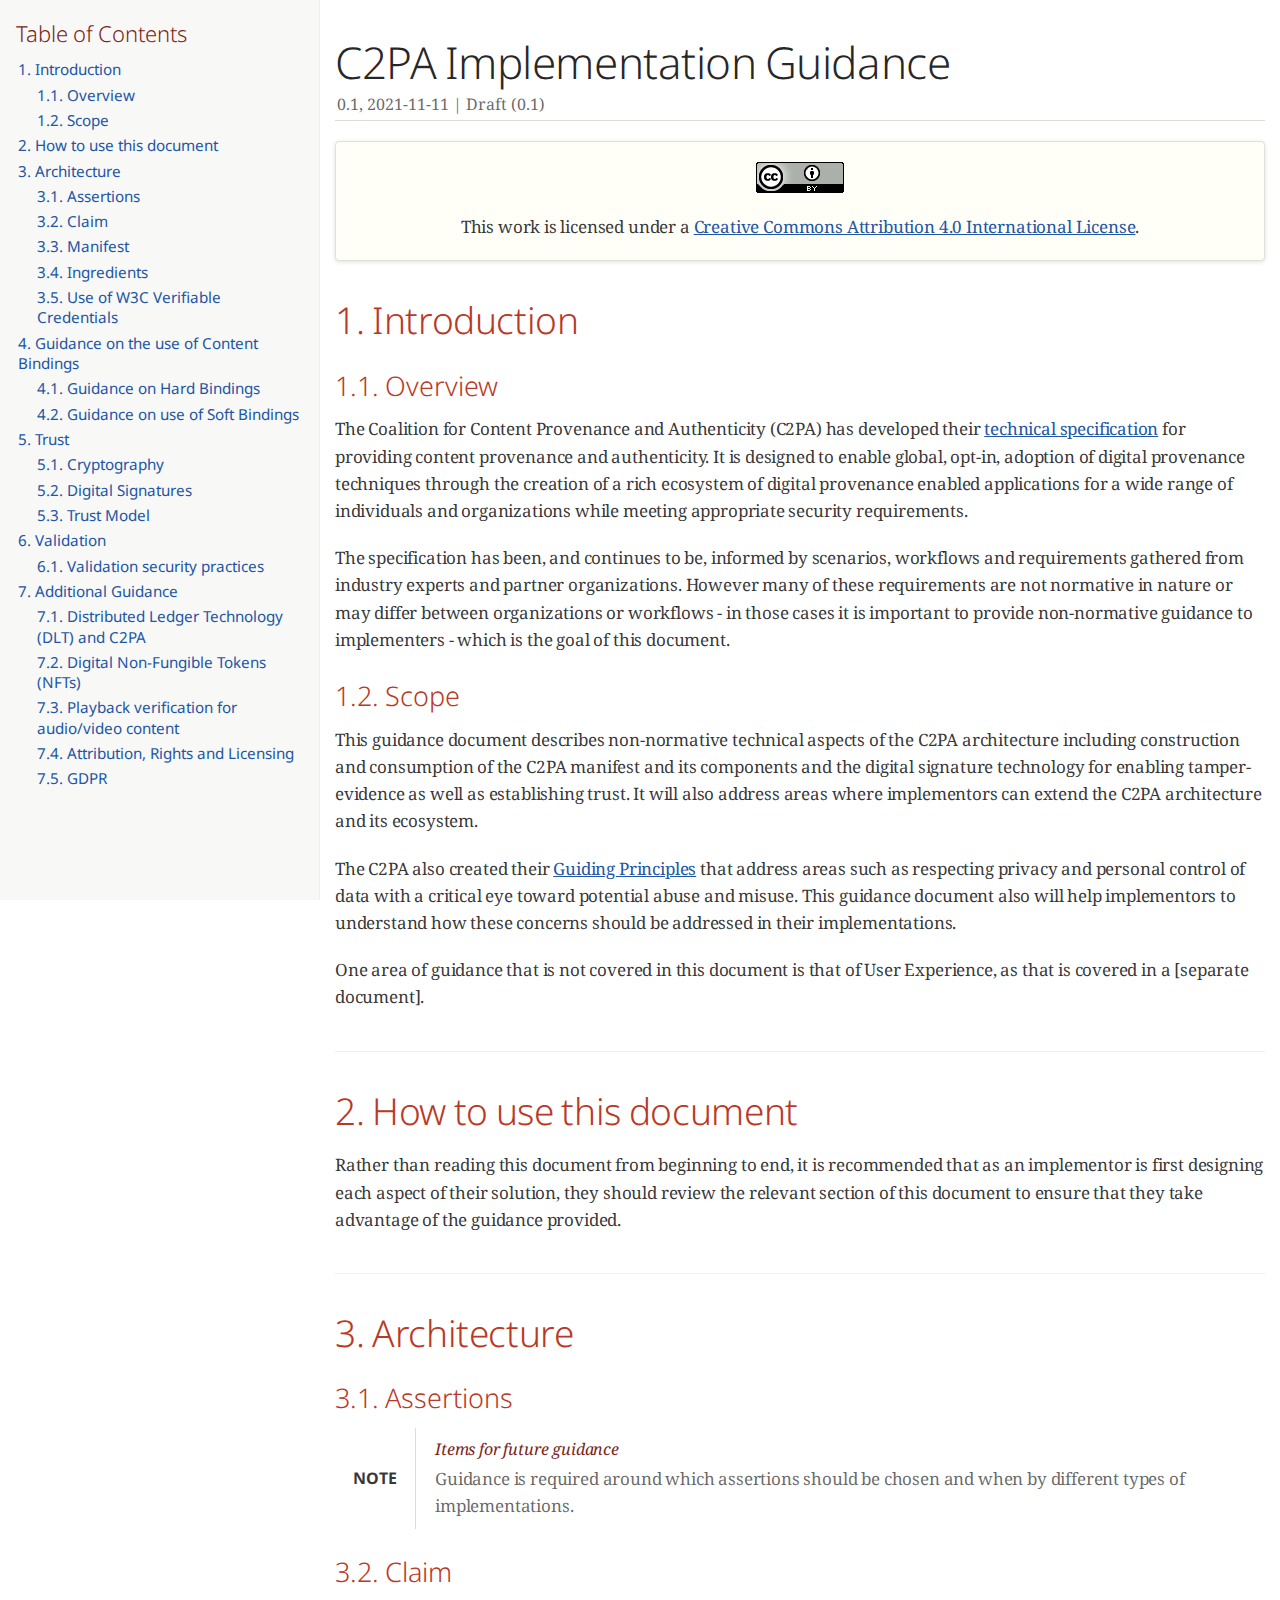
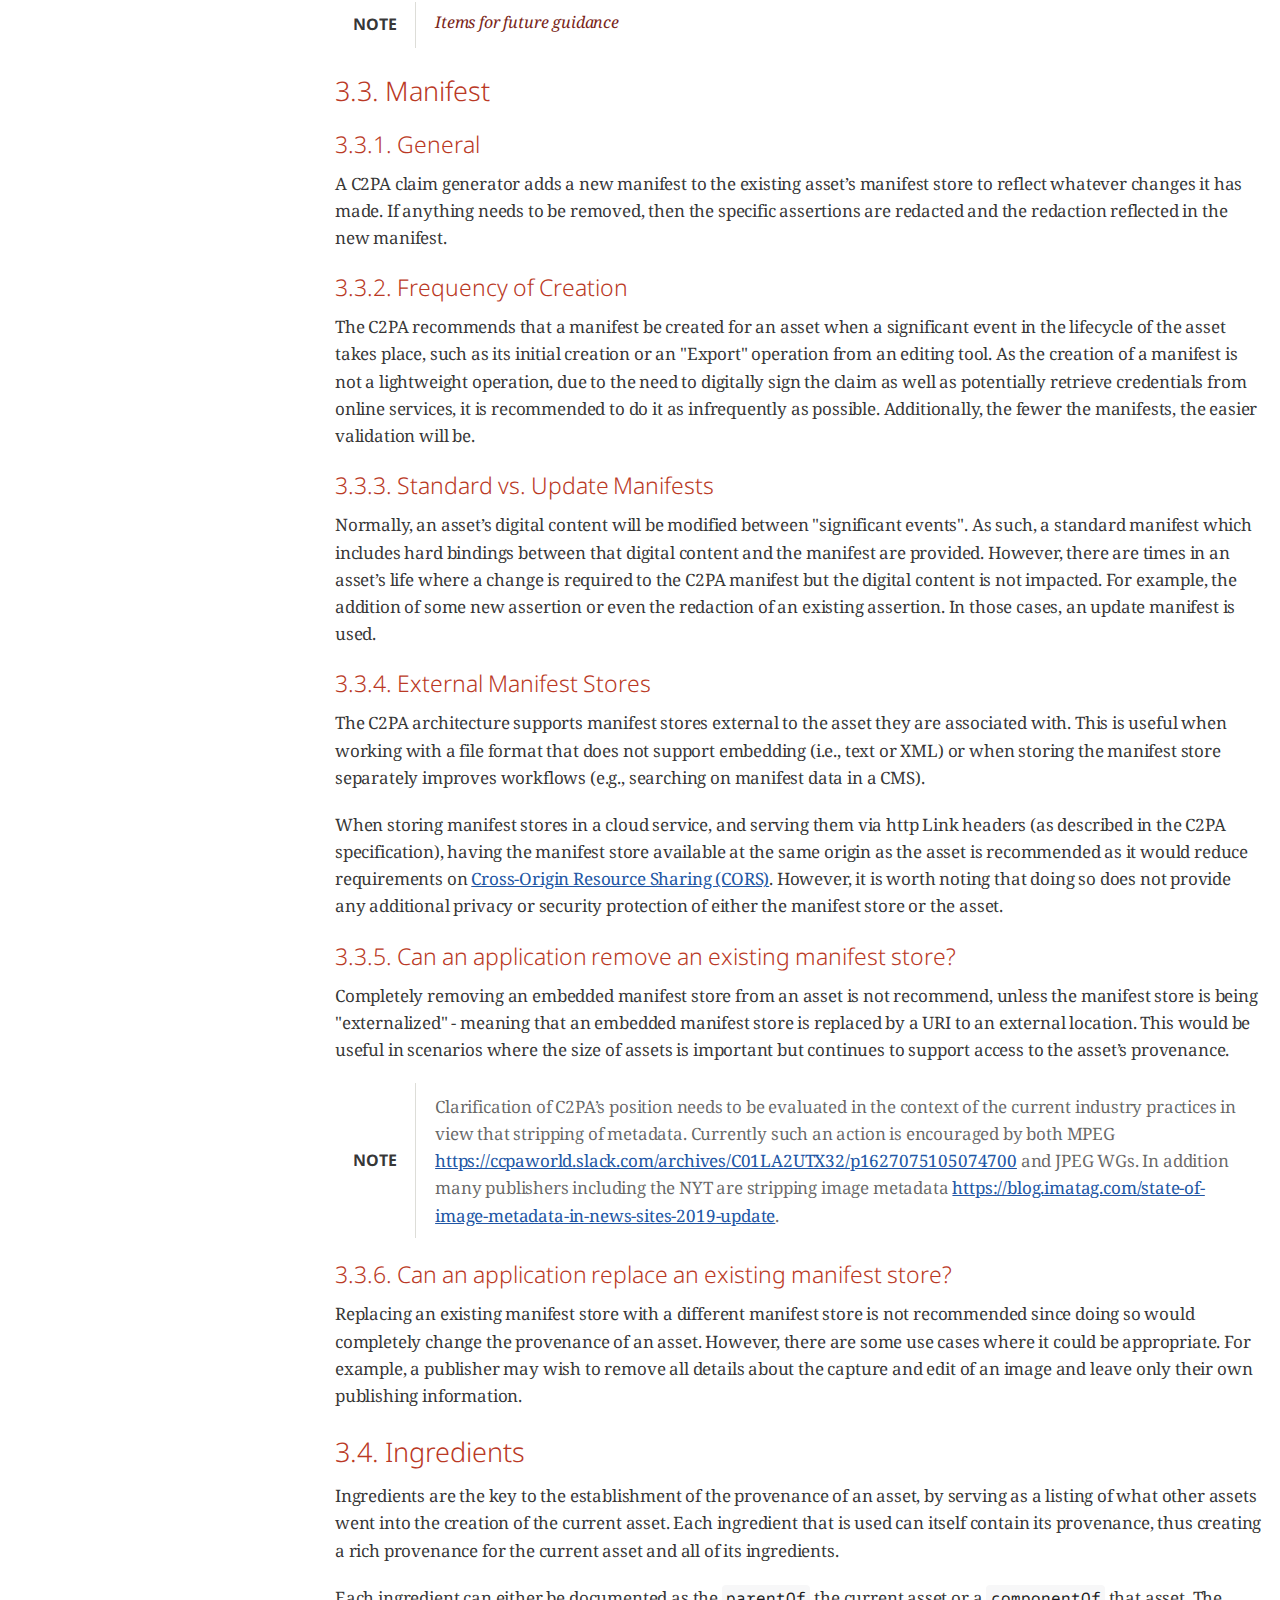
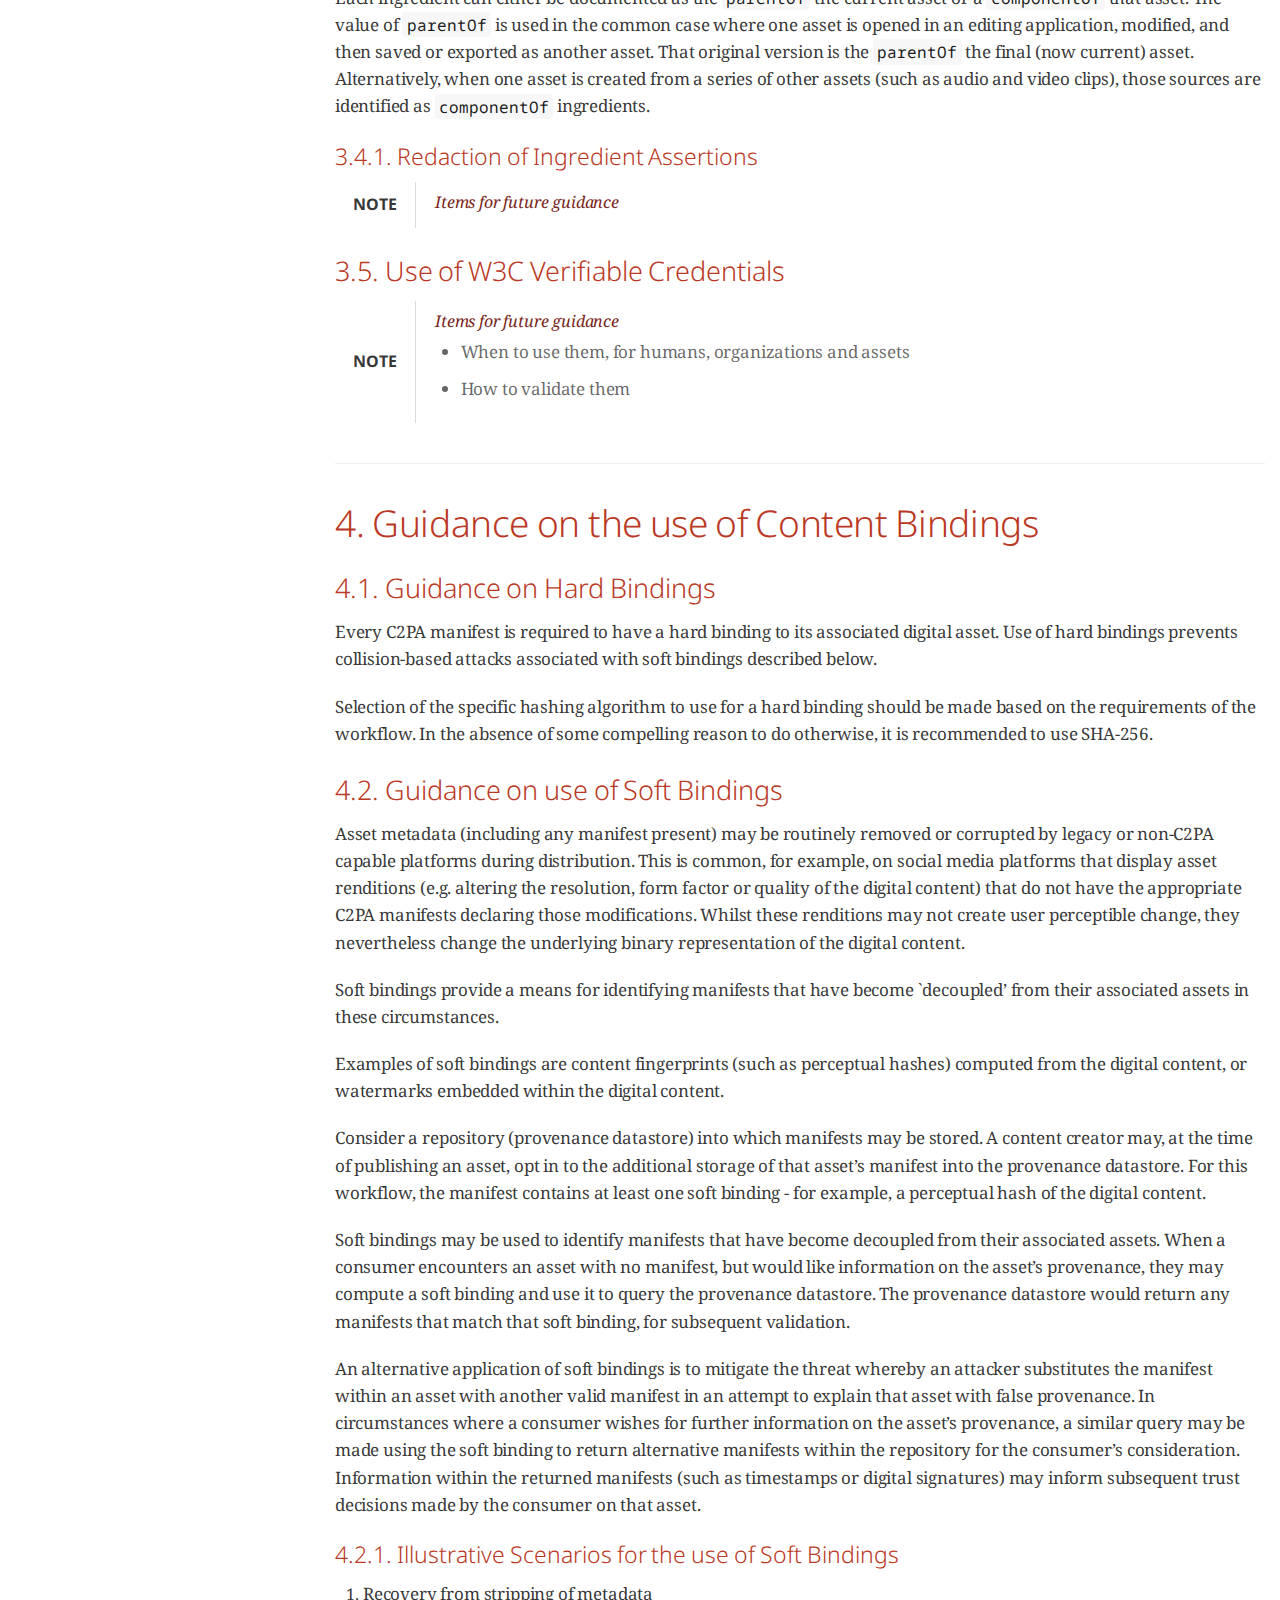
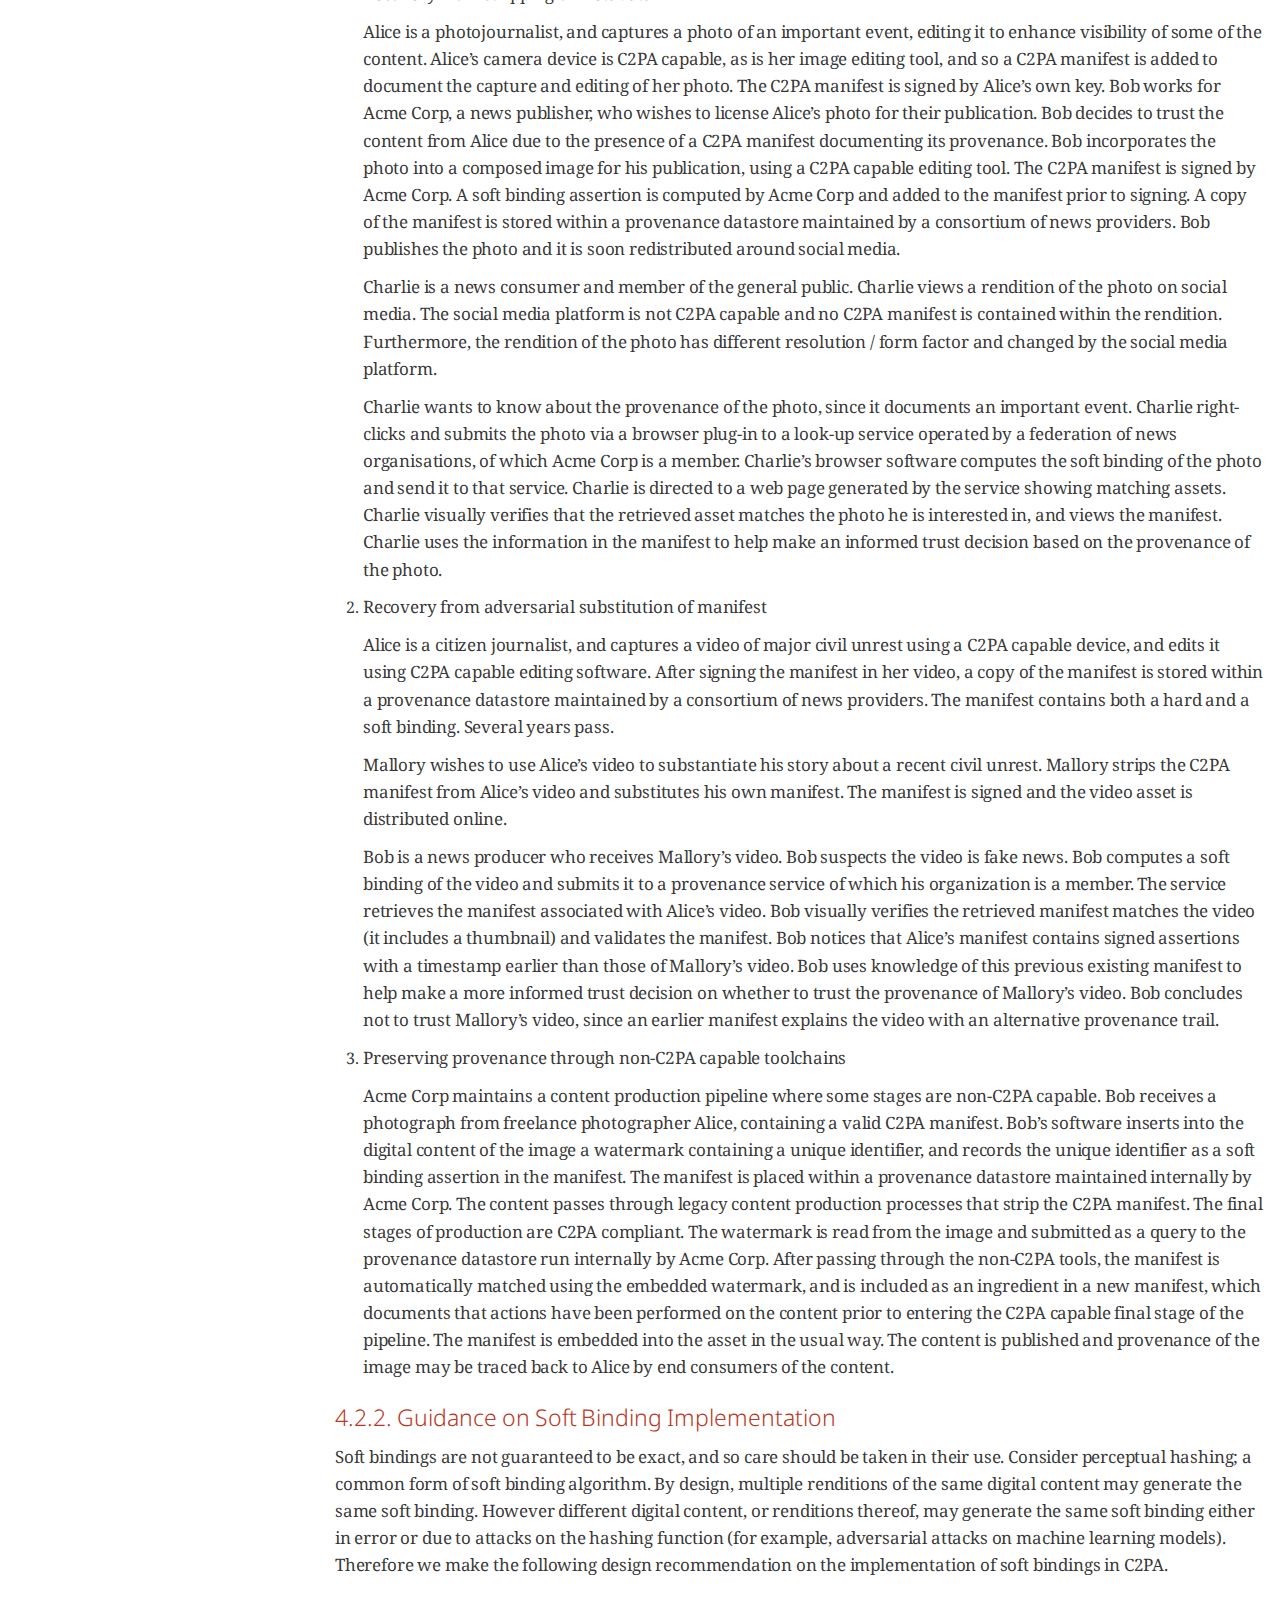
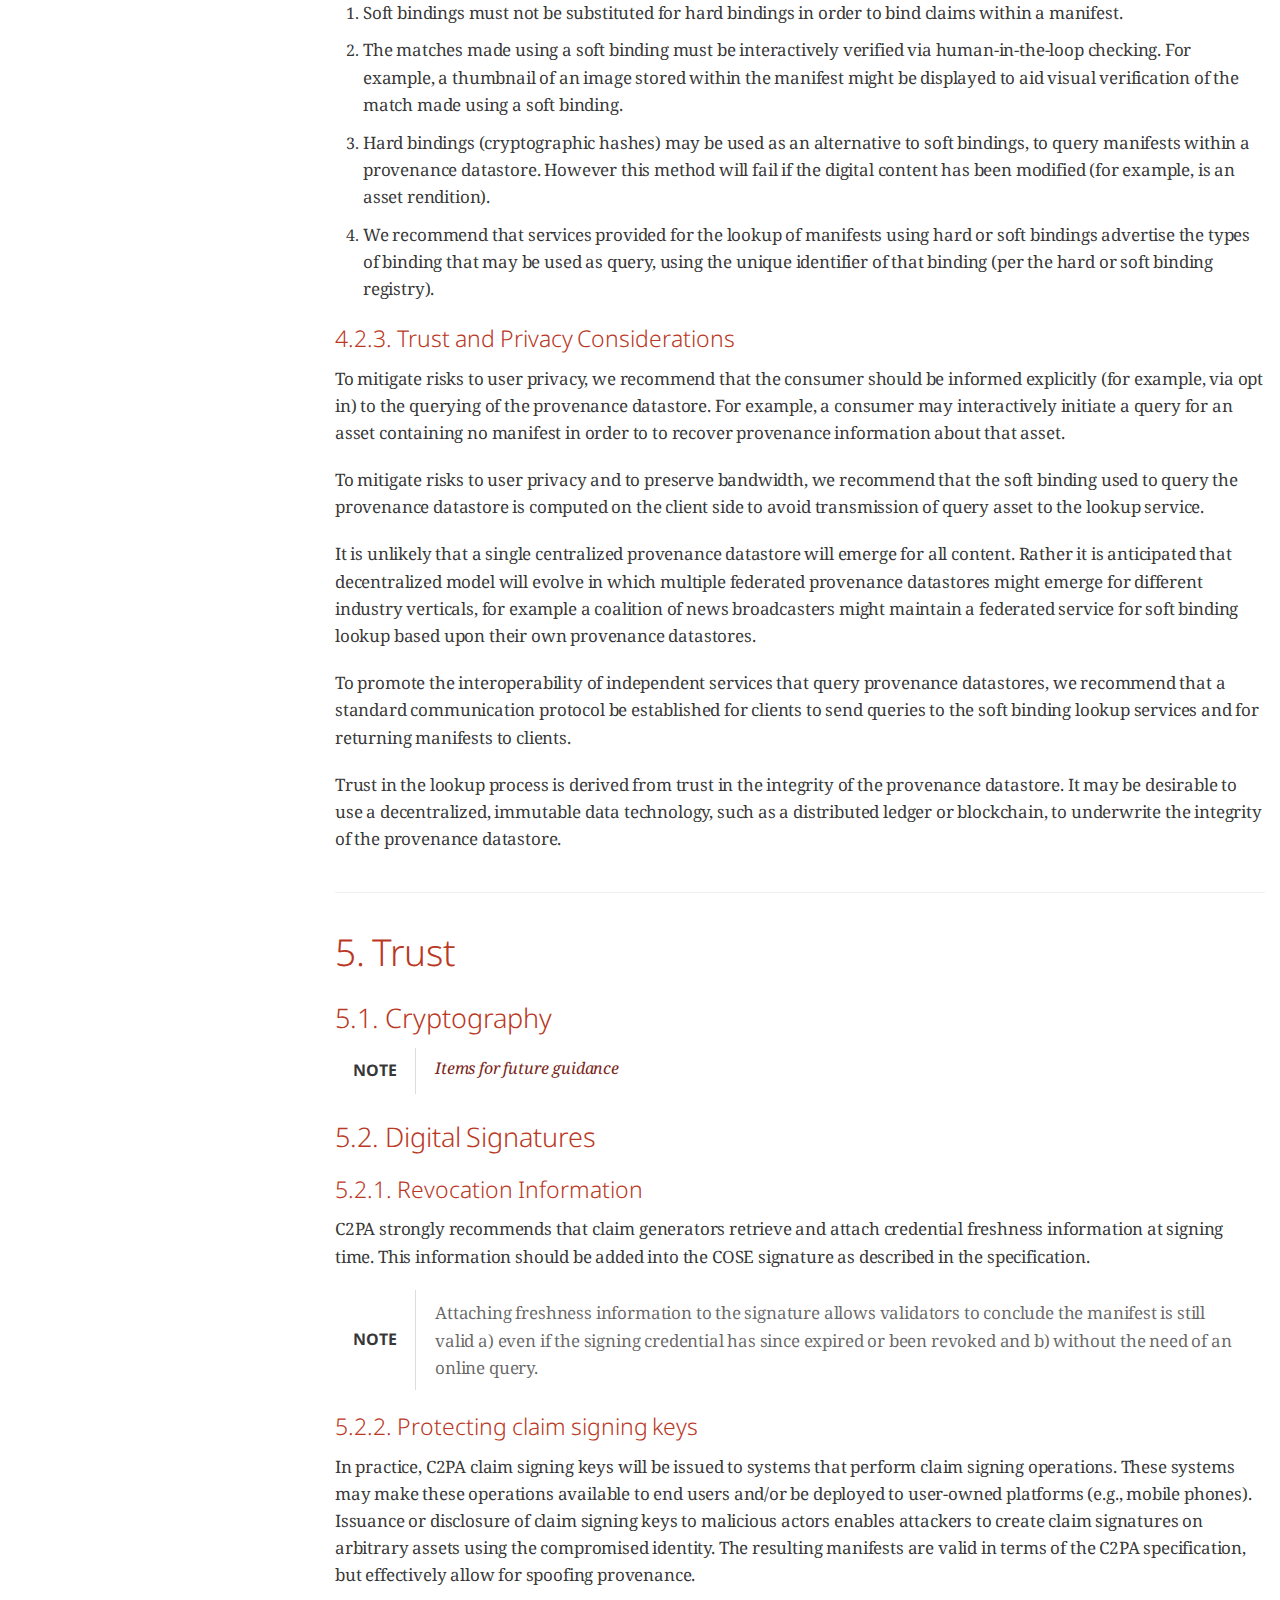
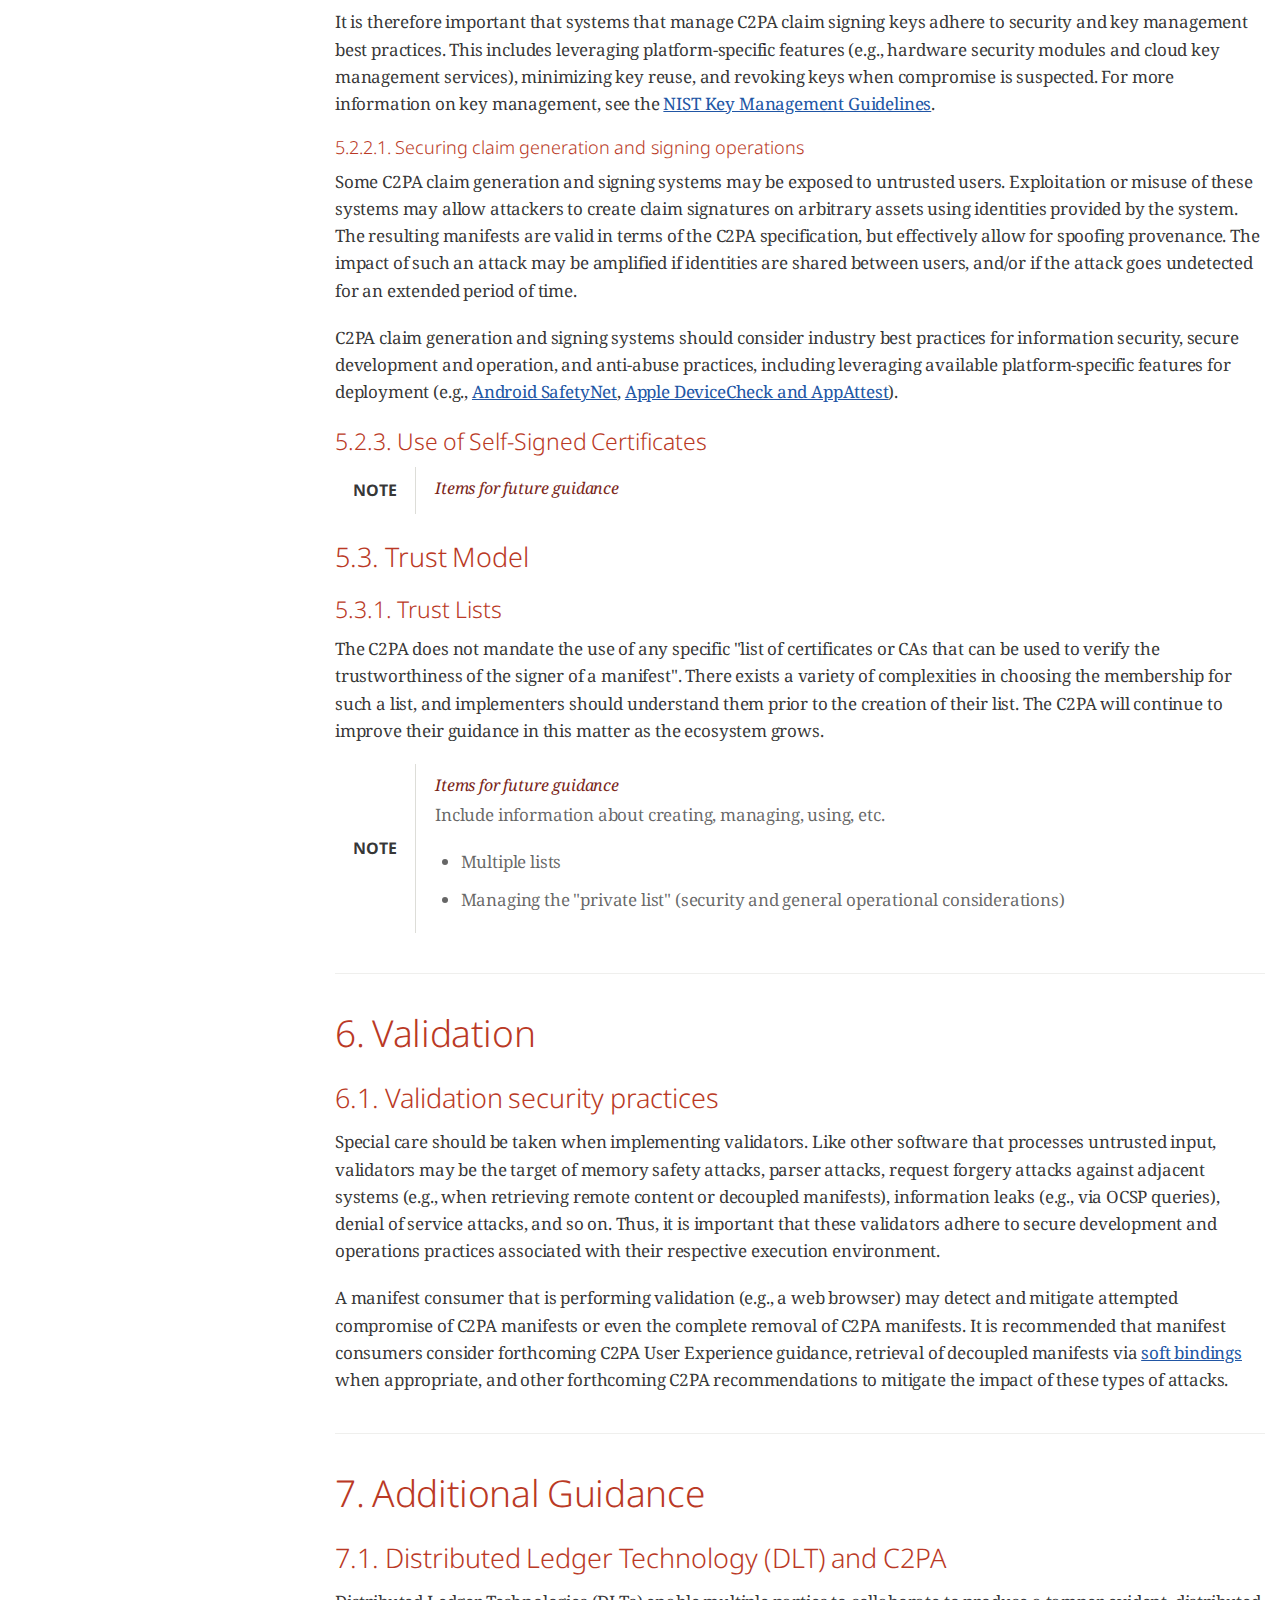
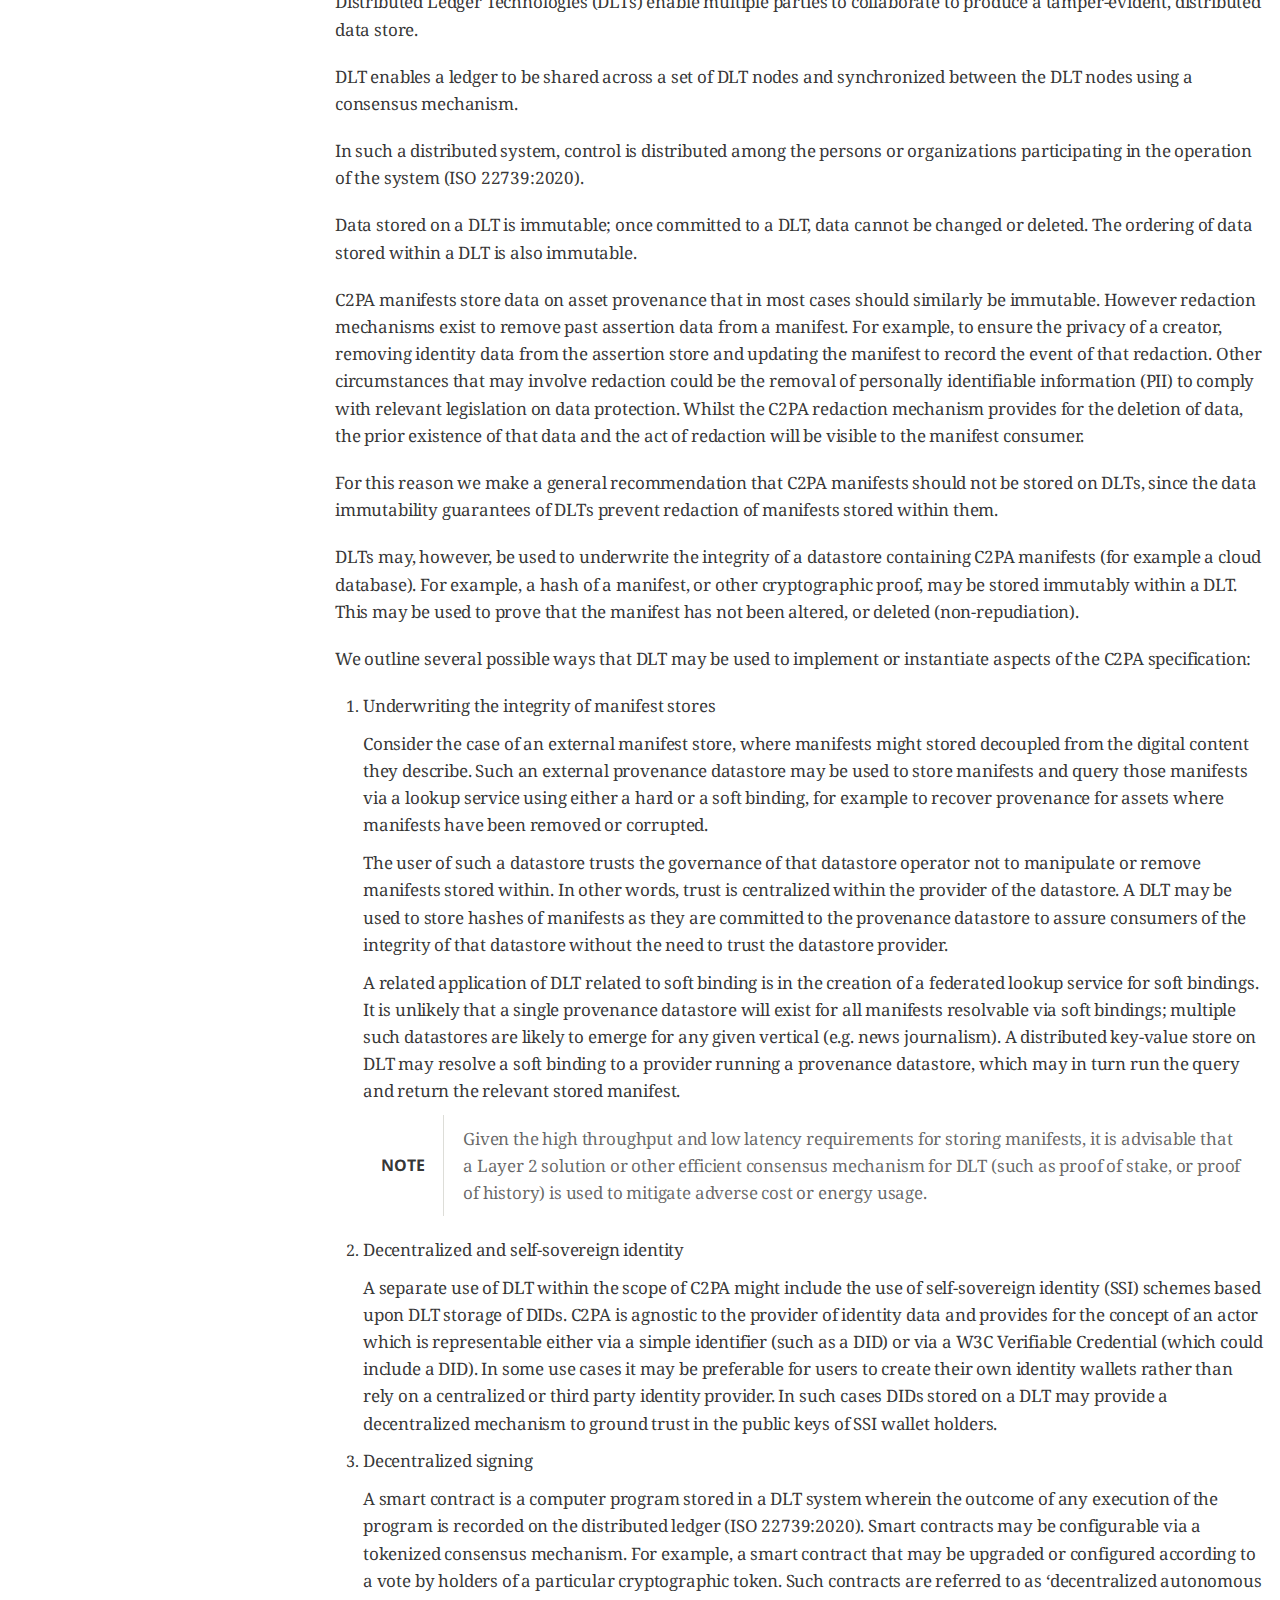
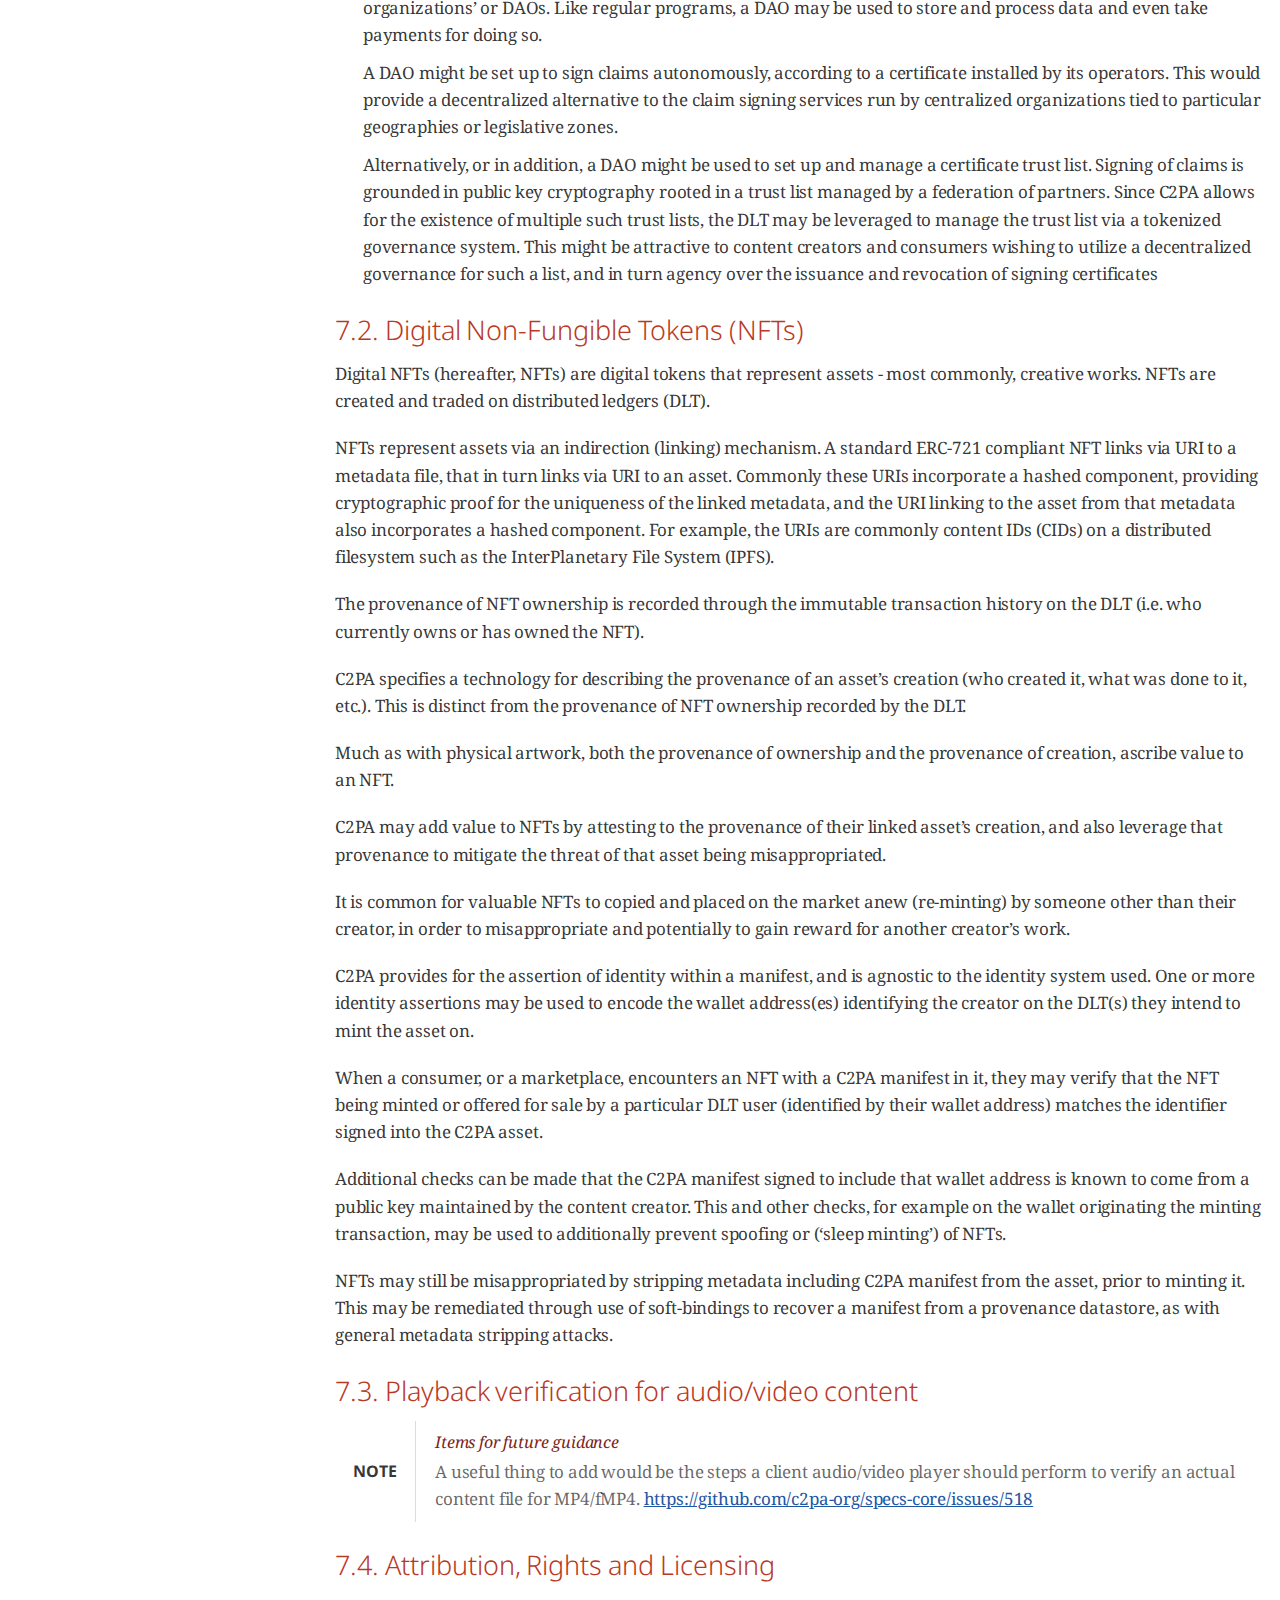
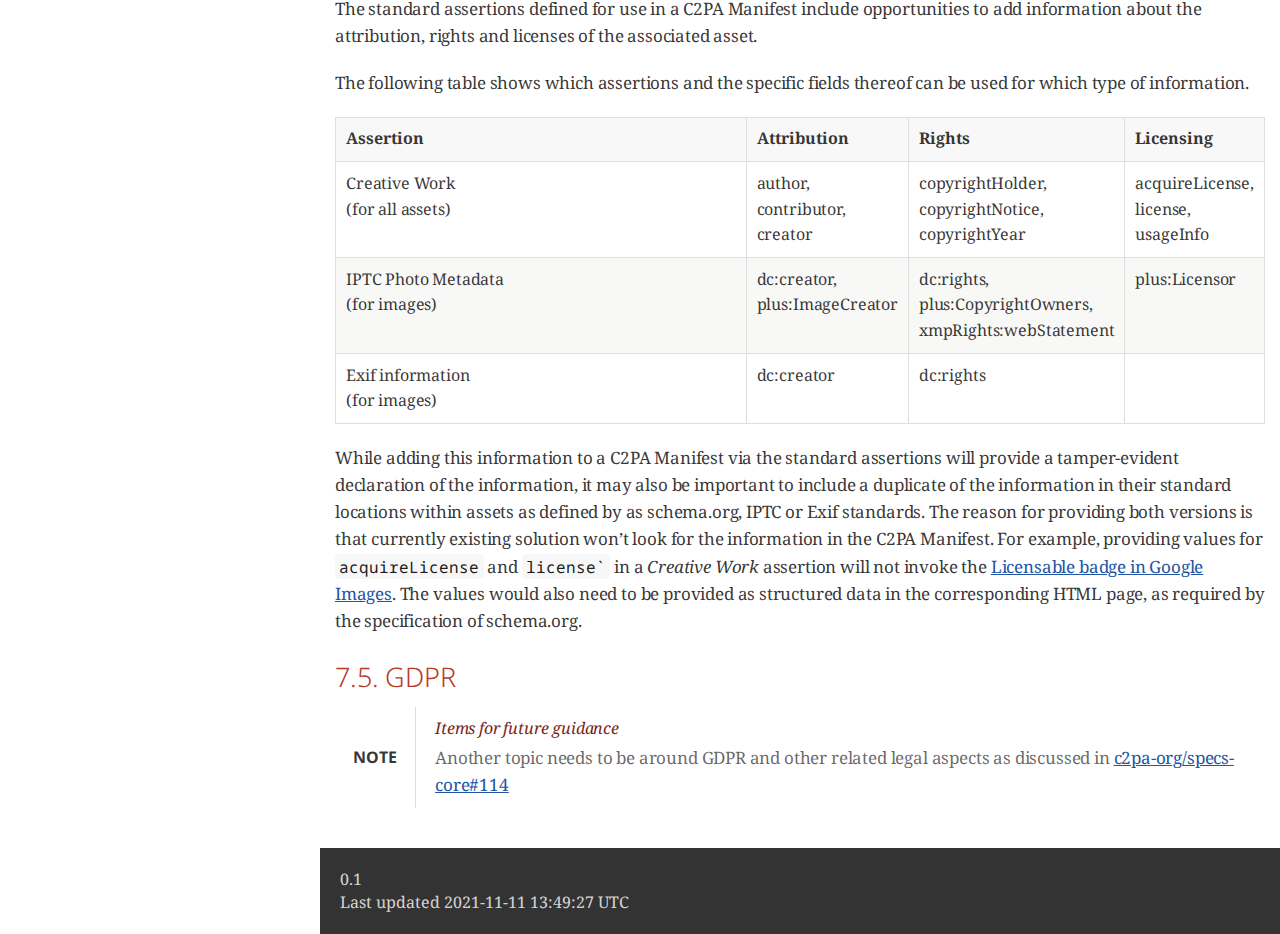
<file: docs/Guidance.html>
<!DOCTYPE html>
<html lang="en">
<head>
<meta charset="UTF-8">
<meta http-equiv="X-UA-Compatible" content="IE=edge">
<meta name="viewport" content="width=device-width, initial-scale=1.0">
<meta name="generator" content="Asciidoctor 2.0.16">
<title>C2PA Implementation Guidance</title>
<style>
/* Asciidoctor default stylesheet | MIT License | https://asciidoctor.org */

/* Pick a font we're happy with */
@import url("//fonts.googleapis.com/css?family=Noto+Sans:300,600italic,400,400italic,600,600italic%7CNoto+Serif:400,400italic,700,700italic%7CDroid+Sans+Mono:400,700");

article,aside,details,figcaption,figure,footer,header,hgroup,main,nav,section,summary{display:block}
audio,canvas,video{display:inline-block}
audio:not([controls]){display:none;height:0}
[hidden],template{display:none}
script{display:none!important}
html{font-family:sans-serif;-ms-text-size-adjust:100%;-webkit-text-size-adjust:100%}
body{margin:0}
a{background:transparent}
a:focus{outline:thin dotted}
a:active,a:hover{outline:0}
h1{font-size:2em;margin:.67em 0}
abbr[title]{border-bottom:1px dotted}
b,strong{font-weight:bold}
dfn{font-style:italic}
hr{-moz-box-sizing:content-box;box-sizing:content-box;height:0}
mark{background:#ff0;color:#000}
code,kbd,pre,samp{font-family:monospace;font-size:1em}
pre{white-space:pre-wrap}
q{quotes:"\201C" "\201D" "\2018" "\2019"}
small{font-size:80%}
sub,sup{font-size:75%;line-height:0;position:relative;vertical-align:baseline}
sup{top:-.5em}
sub{bottom:-.25em}
img{border:0}
svg:not(:root){overflow:hidden}
figure{margin:0}
fieldset{border:1px solid silver;margin:0 2px;padding:.35em .625em .75em}
legend{border:0;padding:0}
button,input,select,textarea{font-family:inherit;font-size:100%;margin:0}
button,input{line-height:normal}
button,select{text-transform:none}
button,html input[type="button"],input[type="reset"],input[type="submit"]{-webkit-appearance:button;cursor:pointer}
button[disabled],html input[disabled]{cursor:default}
input[type="checkbox"],input[type="radio"]{box-sizing:border-box;padding:0}
input[type="search"]{-webkit-appearance:textfield;-moz-box-sizing:content-box;-webkit-box-sizing:content-box;box-sizing:content-box}
input[type="search"]::-webkit-search-cancel-button,input[type="search"]::-webkit-search-decoration{-webkit-appearance:none}
button::-moz-focus-inner,input::-moz-focus-inner{border:0;padding:0}
textarea{overflow:auto;vertical-align:top}
table{border-collapse:collapse;border-spacing:0}
*,*:before,*:after{-moz-box-sizing:border-box;-webkit-box-sizing:border-box;box-sizing:border-box}
html,body{font-size:100%}
body{background:#fff;color:rgba(0,0,0,.8);padding:0;margin:0;font-family:"Noto Serif","DejaVu Serif",serif;font-weight:400;font-style:normal;line-height:1;position:relative;cursor:auto}
a:hover{cursor:pointer}
img,object,embed{max-width:100%;height:auto}
object,embed{height:100%}
img{-ms-interpolation-mode:bicubic}
.left{float:left!important}
.right{float:right!important}
.text-left{text-align:left!important}
.text-right{text-align:right!important}
.text-center{text-align:center!important}
.text-justify{text-align:justify!important}
.hide{display:none}
body{-webkit-font-smoothing:antialiased}
img,object,svg{display:inline-block;vertical-align:middle}
textarea{height:auto;min-height:50px}
select{width:100%}
.center{margin-left:auto;margin-right:auto}
.spread{width:100%}
p.lead,.paragraph.lead>p,#preamble>.sectionbody>.paragraph:first-of-type p{font-size:1.21875em;line-height:1.6}
.subheader,.admonitionblock td.content>.title,.audioblock>.title,.exampleblock>.title,.imageblock>.title,.listingblock>.title,.literalblock>.title,.stemblock>.title,.openblock>.title,.paragraph>.title,.quoteblock>.title,table.tableblock>.title,.verseblock>.title,.videoblock>.title,.dlist>.title,.olist>.title,.ulist>.title,.qlist>.title,.hdlist>.title{line-height:1.45;color:#7a2518;font-weight:400;margin-top:0;margin-bottom:.25em}
div,dl,dt,dd,ul,ol,li,h1,h2,h3,#toctitle,.sidebarblock>.content>.title,h4,h5,h6,pre,form,p,blockquote,th,td{margin:0;padding:0;direction:ltr}
a{color:#2156a5;text-decoration:underline;line-height:inherit}
a:hover,a:focus{color:#1d4b8f}
a img{border:none}
p{font-family:inherit;font-weight:400;font-size:1em;line-height:1.6;margin-bottom:1.25em;text-rendering:optimizeLegibility}
p aside{font-size:.875em;line-height:1.35;font-style:italic}
h1,h2,h3,#toctitle,.sidebarblock>.content>.title,h4,h5,h6{font-family:"Noto Sans","DejaVu Sans",sans-serif;font-weight:300;font-style:normal;color:#ba3925;text-rendering:optimizeLegibility;margin-top:1em;margin-bottom:.5em;line-height:1.0125em}
h1 small,h2 small,h3 small,#toctitle small,.sidebarblock>.content>.title small,h4 small,h5 small,h6 small{font-size:60%;color:#e99b8f;line-height:0}
h1{font-size:2.125em}
h2{font-size:1.6875em}
h3,#toctitle,.sidebarblock>.content>.title{font-size:1.375em}
h4,h5{font-size:1.125em}
h6{font-size:1em}
hr{border:solid #ddddd8;border-width:1px 0 0;clear:both;margin:1.25em 0 1.1875em;height:0}
em,i{font-style:italic;line-height:inherit}
strong,b{font-weight:bold;line-height:inherit}
small{font-size:60%;line-height:inherit}
code{font-family:"Droid Sans Mono","DejaVu Sans Mono",monospace;font-weight:400;color:rgba(0,0,0,.9)}
ul,ol,dl{font-size:1em;line-height:1.6;margin-bottom:1.25em;list-style-position:outside;font-family:inherit}
ul,ol,ul.no-bullet,ol.no-bullet{margin-left:1.5em}
ul li ul,ul li ol{margin-left:1.25em;margin-bottom:0;font-size:1em}
ul.square li ul,ul.circle li ul,ul.disc li ul{list-style:inherit}
ul.square{list-style-type:square}
ul.circle{list-style-type:circle}
ul.disc{list-style-type:disc}
ul.no-bullet{list-style:none}
ol li ul,ol li ol{margin-left:1.25em;margin-bottom:0}
dl dt{margin-bottom:.3125em;font-weight:bold}
dl dd{margin-bottom:1.25em}
abbr,acronym{text-transform:uppercase;font-size:90%;color:rgba(0,0,0,.8);border-bottom:1px dotted #ddd;cursor:help}
abbr{text-transform:none}
blockquote{margin:0 0 1.25em;padding:.5625em 1.25em 0 1.1875em;border-left:1px solid #ddd}
blockquote cite{display:block;font-size:.9375em;color:rgba(0,0,0,.6)}
blockquote cite:before{content:"\2014 \0020"}
blockquote cite a,blockquote cite a:visited{color:rgba(0,0,0,.6)}
blockquote,blockquote p{line-height:1.6;color:rgba(0,0,0,.85)}
@media only screen and (min-width:768px){h1,h2,h3,#toctitle,.sidebarblock>.content>.title,h4,h5,h6{line-height:1.2}
h1{font-size:2.75em}
h2{font-size:2.3125em}
h3,#toctitle,.sidebarblock>.content>.title{font-size:1.6875em}
h4{font-size:1.4375em}}
table{background:#fff;margin-bottom:1.25em;border:solid 1px #dedede}
table thead,table tfoot{background:#f7f8f7;font-weight:bold}
table thead tr th,table thead tr td,table tfoot tr th,table tfoot tr td{padding:.5em .625em .625em;font-size:inherit;color:rgba(0,0,0,.8);text-align:left}
table tr th,table tr td{padding:.5625em .625em;font-size:inherit;color:rgba(0,0,0,.8)}
table tr.even,table tr.alt,table tr:nth-of-type(even){background:#f8f8f7}
table thead tr th,table tfoot tr th,table tbody tr td,table tr td,table tfoot tr td{display:table-cell;line-height:1.6}
body{tab-size:4}
h1,h2,h3,#toctitle,.sidebarblock>.content>.title,h4,h5,h6{line-height:1.2;word-spacing:-.05em}
h1 strong,h2 strong,h3 strong,#toctitle strong,.sidebarblock>.content>.title strong,h4 strong,h5 strong,h6 strong{font-weight:400}
.clearfix:before,.clearfix:after,.float-group:before,.float-group:after{content:" ";display:table}
.clearfix:after,.float-group:after{clear:both}
*:not(pre)>code{font-size:.9375em;font-style:normal!important;letter-spacing:0;padding:.1em .5ex;word-spacing:-.15em;background-color:#f7f7f8;-webkit-border-radius:4px;border-radius:4px;line-height:1.45;text-rendering:optimizeSpeed}
pre,pre>code{line-height:1.45;color:rgba(0,0,0,.9);font-family:"Droid Sans Mono","DejaVu Sans Mono",monospace;font-weight:400;text-rendering:optimizeSpeed}
.keyseq{color:rgba(51,51,51,.8)}
kbd{font-family:"Droid Sans Mono","DejaVu Sans Mono",monospace;display:inline-block;color:rgba(0,0,0,.8);font-size:.65em;line-height:1.45;background-color:#f7f7f7;border:1px solid #ccc;-webkit-border-radius:3px;border-radius:3px;-webkit-box-shadow:0 1px 0 rgba(0,0,0,.2),0 0 0 .1em white inset;box-shadow:0 1px 0 rgba(0,0,0,.2),0 0 0 .1em #fff inset;margin:0 .15em;padding:.2em .5em;vertical-align:middle;position:relative;top:-.1em;white-space:nowrap}
.keyseq kbd:first-child{margin-left:0}
.keyseq kbd:last-child{margin-right:0}
.menuseq,.menu{color:rgba(0,0,0,.8)}
b.button:before,b.button:after{position:relative;top:-1px;font-weight:400}
b.button:before{content:"[";padding:0 3px 0 2px}
b.button:after{content:"]";padding:0 2px 0 3px}
p a>code:hover{color:rgba(0,0,0,.9)}
#header,#content,#footnotes,#footer{width:100%;margin-left:auto;margin-right:auto;margin-top:0;margin-bottom:0;max-width:62.5em;*zoom:1;position:relative;padding-left:.9375em;padding-right:.9375em}
#header:before,#header:after,#content:before,#content:after,#footnotes:before,#footnotes:after,#footer:before,#footer:after{content:" ";display:table}
#header:after,#content:after,#footnotes:after,#footer:after{clear:both}
#content{margin-top:1.25em}
#content:before{content:none}
#header>h1:first-child{color:rgba(0,0,0,.85);margin-top:2.25rem;margin-bottom:0}
#header>h1:first-child+#toc{margin-top:8px;border-top:1px solid #ddddd8}
#header>h1:only-child,body.toc2 #header>h1:nth-last-child(2){border-bottom:1px solid #ddddd8;padding-bottom:8px}
#header .details{border-bottom:1px solid #ddddd8;line-height:1.45;padding-top:.25em;padding-bottom:.25em;padding-left:.25em;color:rgba(0,0,0,.6);display:-ms-flexbox;display:-webkit-flex;display:flex;-ms-flex-flow:row wrap;-webkit-flex-flow:row wrap;flex-flow:row wrap}
#header .details span:first-child{margin-left:-.125em}
#header .details span.email a{color:rgba(0,0,0,.85)}
#header .details br{display:none}
#header .details br+span:before{content:"\00a0\2013\00a0"}
#header .details br+span.author:before{content:"\00a0\22c5\00a0";color:rgba(0,0,0,.85)}
#header .details br+span#revremark:before{content:"\00a0|\00a0"}
#header #revnumber{text-transform:capitalize}
#header #revnumber:after{content:"\00a0"}
#content>h1:first-child:not([class]){color:rgba(0,0,0,.85);border-bottom:1px solid #ddddd8;padding-bottom:8px;margin-top:0;padding-top:1rem;margin-bottom:1.25rem}
#toc{border-bottom:1px solid #efefed;padding-bottom:.5em}
#toc>ul{margin-left:.125em}
#toc ul.sectlevel0>li>a{font-style:italic}
#toc ul.sectlevel0 ul.sectlevel1{margin:.5em 0}
#toc ul{font-family:"Noto Sans","DejaVu Sans",sans-serif;list-style-type:none}
#toc li{line-height:1.3334;margin-top:.3334em}
#toc a{text-decoration:none}
#toc a:active{text-decoration:underline}
#toctitle{color:#7a2518;font-size:1.2em}
@media only screen and (min-width:768px){#toctitle{font-size:1.375em}
body.toc2{padding-left:15em;padding-right:0}
#toc.toc2{margin-top:0!important;background-color:#f8f8f7;position:fixed;width:15em;left:0;top:0;border-right:1px solid #efefed;border-top-width:0!important;border-bottom-width:0!important;z-index:1000;padding:1.25em 1em;height:100%;overflow:auto}
#toc.toc2 #toctitle{margin-top:0;margin-bottom:.8rem;font-size:1.2em}
#toc.toc2>ul{font-size:.9em;margin-bottom:0}
#toc.toc2 ul ul{margin-left:0;padding-left:1em}
#toc.toc2 ul.sectlevel0 ul.sectlevel1{padding-left:0;margin-top:.5em;margin-bottom:.5em}
body.toc2.toc-right{padding-left:0;padding-right:15em}
body.toc2.toc-right #toc.toc2{border-right-width:0;border-left:1px solid #efefed;left:auto;right:0}}
@media only screen and (min-width:1280px){body.toc2{padding-left:20em;padding-right:0}
#toc.toc2{width:20em}
#toc.toc2 #toctitle{font-size:1.375em}
#toc.toc2>ul{font-size:.95em}
#toc.toc2 ul ul{padding-left:1.25em}
body.toc2.toc-right{padding-left:0;padding-right:20em}}
#content #toc{border-style:solid;border-width:1px;border-color:#e0e0dc;margin-bottom:1.25em;padding:1.25em;background:#f8f8f7;-webkit-border-radius:4px;border-radius:4px}
#content #toc>:first-child{margin-top:0}
#content #toc>:last-child{margin-bottom:0}
#footer{max-width:100%;background-color:rgba(0,0,0,.8);padding:1.25em}
#footer-text{color:rgba(255,255,255,.8);line-height:1.44}
.sect1{padding-bottom:.625em}
@media only screen and (min-width:768px){.sect1{padding-bottom:1.25em}}
.sect1+.sect1{border-top:1px solid #efefed}
#content h1>a.anchor,h2>a.anchor,h3>a.anchor,#toctitle>a.anchor,.sidebarblock>.content>.title>a.anchor,h4>a.anchor,h5>a.anchor,h6>a.anchor{position:absolute;z-index:1001;width:1.5ex;margin-left:-1.5ex;display:block;text-decoration:none!important;visibility:hidden;text-align:center;font-weight:400}
#content h1>a.anchor:before,h2>a.anchor:before,h3>a.anchor:before,#toctitle>a.anchor:before,.sidebarblock>.content>.title>a.anchor:before,h4>a.anchor:before,h5>a.anchor:before,h6>a.anchor:before{content:"\00A7";font-size:.85em;display:block;padding-top:.1em}
#content h1:hover>a.anchor,#content h1>a.anchor:hover,h2:hover>a.anchor,h2>a.anchor:hover,h3:hover>a.anchor,#toctitle:hover>a.anchor,.sidebarblock>.content>.title:hover>a.anchor,h3>a.anchor:hover,#toctitle>a.anchor:hover,.sidebarblock>.content>.title>a.anchor:hover,h4:hover>a.anchor,h4>a.anchor:hover,h5:hover>a.anchor,h5>a.anchor:hover,h6:hover>a.anchor,h6>a.anchor:hover{visibility:visible}
#content h1>a.link,h2>a.link,h3>a.link,#toctitle>a.link,.sidebarblock>.content>.title>a.link,h4>a.link,h5>a.link,h6>a.link{color:#ba3925;text-decoration:none}
#content h1>a.link:hover,h2>a.link:hover,h3>a.link:hover,#toctitle>a.link:hover,.sidebarblock>.content>.title>a.link:hover,h4>a.link:hover,h5>a.link:hover,h6>a.link:hover{color:#a53221}
.audioblock,.imageblock,.literalblock,.listingblock,.stemblock,.videoblock{margin-bottom:1.25em}
.admonitionblock td.content>.title,.audioblock>.title,.exampleblock>.title,.imageblock>.title,.listingblock>.title,.literalblock>.title,.stemblock>.title,.openblock>.title,.paragraph>.title,.quoteblock>.title,table.tableblock>.title,.verseblock>.title,.videoblock>.title,.dlist>.title,.olist>.title,.ulist>.title,.qlist>.title,.hdlist>.title{text-rendering:optimizeLegibility;text-align:left;font-family:"Noto Serif","DejaVu Serif",serif;font-size:1rem;font-style:italic}
table.tableblock>caption.title{white-space:nowrap;overflow:visible;max-width:0}
.paragraph.lead>p,#preamble>.sectionbody>.paragraph:first-of-type p{color:rgba(0,0,0,.85)}
table.tableblock #preamble>.sectionbody>.paragraph:first-of-type p{font-size:inherit}
.admonitionblock>table{border-collapse:separate;border:0;background:none;width:100%}
.admonitionblock>table td.icon{text-align:center;width:80px}
.admonitionblock>table td.icon img{max-width:none}
.admonitionblock>table td.icon .title{font-weight:bold;font-family:"Noto Sans","DejaVu Sans",sans-serif;text-transform:uppercase}
.admonitionblock>table td.content{padding-left:1.125em;padding-right:1.25em;border-left:1px solid #ddddd8;color:rgba(0,0,0,.6)}
.admonitionblock>table td.content>:last-child>:last-child{margin-bottom:0}
.exampleblock>.content{border-style:solid;border-width:1px;border-color:#e6e6e6;margin-bottom:1.25em;padding:1.25em;background:#fff;-webkit-border-radius:4px;border-radius:4px}
.exampleblock>.content>:first-child{margin-top:0}
.exampleblock>.content>:last-child{margin-bottom:0}
.sidebarblock{border-style:solid;border-width:1px;border-color:#e0e0dc;margin-bottom:1.25em;padding:1.25em;background:#f8f8f7;-webkit-border-radius:4px;border-radius:4px}
.sidebarblock>:first-child{margin-top:0}
.sidebarblock>:last-child{margin-bottom:0}
.sidebarblock>.content>.title{color:#7a2518;margin-top:0;text-align:center}
.exampleblock>.content>:last-child>:last-child,.exampleblock>.content .olist>ol>li:last-child>:last-child,.exampleblock>.content .ulist>ul>li:last-child>:last-child,.exampleblock>.content .qlist>ol>li:last-child>:last-child,.sidebarblock>.content>:last-child>:last-child,.sidebarblock>.content .olist>ol>li:last-child>:last-child,.sidebarblock>.content .ulist>ul>li:last-child>:last-child,.sidebarblock>.content .qlist>ol>li:last-child>:last-child{margin-bottom:0}
.literalblock pre,.listingblock pre:not(.highlight),.listingblock pre[class="highlight"],.listingblock pre[class^="highlight "],.listingblock pre.CodeRay,.listingblock pre.prettyprint{background:#f7f7f8}
.sidebarblock .literalblock pre,.sidebarblock .listingblock pre:not(.highlight),.sidebarblock .listingblock pre[class="highlight"],.sidebarblock .listingblock pre[class^="highlight "],.sidebarblock .listingblock pre.CodeRay,.sidebarblock .listingblock pre.prettyprint{background:#f2f1f1}
.literalblock pre,.literalblock pre[class],.listingblock pre,.listingblock pre[class]{-webkit-border-radius:4px;border-radius:4px;word-wrap:break-word;padding:1em;font-size:.8125em}
.literalblock pre.nowrap,.literalblock pre[class].nowrap,.listingblock pre.nowrap,.listingblock pre[class].nowrap{overflow-x:auto;white-space:pre;word-wrap:normal}
@media only screen and (min-width:768px){.literalblock pre,.literalblock pre[class],.listingblock pre,.listingblock pre[class]{font-size:.90625em}}
@media only screen and (min-width:1280px){.literalblock pre,.literalblock pre[class],.listingblock pre,.listingblock pre[class]{font-size:1em}}
.literalblock.output pre{color:#f7f7f8;background-color:rgba(0,0,0,.9)}
.listingblock pre.highlightjs{padding:0}
.listingblock pre.highlightjs>code{padding:1em;-webkit-border-radius:4px;border-radius:4px}
.listingblock pre.prettyprint{border-width:0}
.listingblock>.content{position:relative}
.listingblock code[data-lang]:before{display:none;content:attr(data-lang);position:absolute;font-size:.75em;top:.425rem;right:.5rem;line-height:1;text-transform:uppercase;color:#999}
.listingblock:hover code[data-lang]:before{display:block}
.listingblock.terminal pre .command:before{content:attr(data-prompt);padding-right:.5em;color:#999}
.listingblock.terminal pre .command:not([data-prompt]):before{content:"$"}
table.pyhltable{border-collapse:separate;border:0;margin-bottom:0;background:none}
table.pyhltable td{vertical-align:top;padding-top:0;padding-bottom:0;line-height:1.45}
table.pyhltable td.code{padding-left:.75em;padding-right:0}
pre.pygments .lineno,table.pyhltable td:not(.code){color:#999;padding-left:0;padding-right:.5em;border-right:1px solid #ddddd8}
pre.pygments .lineno{display:inline-block;margin-right:.25em}
table.pyhltable .linenodiv{background:none!important;padding-right:0!important}
.quoteblock{margin:0 1em 1.25em 1.5em;display:table}
.quoteblock>.title{margin-left:-1.5em;margin-bottom:.75em}
.quoteblock blockquote,.quoteblock blockquote p{color:rgba(0,0,0,.85);font-size:1.15rem;line-height:1.75;word-spacing:.1em;letter-spacing:0;font-style:italic;text-align:justify}
.quoteblock blockquote{margin:0;padding:0;border:0}
.quoteblock blockquote:before{content:"\201c";float:left;font-size:2.75em;font-weight:bold;line-height:.6em;margin-left:-.6em;color:#7a2518;text-shadow:0 1px 2px rgba(0,0,0,.1)}
.quoteblock blockquote>.paragraph:last-child p{margin-bottom:0}
.quoteblock .attribution{margin-top:.5em;margin-right:.5ex;text-align:right}
.quoteblock .quoteblock{margin-left:0;margin-right:0;padding:.5em 0;border-left:3px solid rgba(0,0,0,.6)}
.quoteblock .quoteblock blockquote{padding:0 0 0 .75em}
.quoteblock .quoteblock blockquote:before{display:none}
.verseblock{margin:0 1em 1.25em 1em}
.verseblock pre{font-family:"Noto Sans","DejaVu Sans",sans;font-size:1.15rem;color:rgba(0,0,0,.85);font-weight:300;text-rendering:optimizeLegibility}
.verseblock pre strong{font-weight:400}
.verseblock .attribution{margin-top:1.25rem;margin-left:.5ex}
.quoteblock .attribution,.verseblock .attribution{font-size:.9375em;line-height:1.45;font-style:italic}
.quoteblock .attribution br,.verseblock .attribution br{display:none}
.quoteblock .attribution cite,.verseblock .attribution cite{display:block;letter-spacing:-.025em;color:rgba(0,0,0,.6)}
.quoteblock.abstract{margin:0 0 1.25em 0;display:block}
.quoteblock.abstract blockquote,.quoteblock.abstract blockquote p{text-align:left;word-spacing:0}
.quoteblock.abstract blockquote:before,.quoteblock.abstract blockquote p:first-of-type:before{display:none}
table.tableblock{max-width:100%;border-collapse:separate}
table.tableblock td>.paragraph:last-child p>p:last-child,table.tableblock th>p:last-child,table.tableblock td>p:last-child{margin-bottom:0}
table.tableblock,th.tableblock,td.tableblock{border:0 solid #dedede}
table.grid-all th.tableblock,table.grid-all td.tableblock{border-width:0 1px 1px 0}
table.grid-all tfoot>tr>th.tableblock,table.grid-all tfoot>tr>td.tableblock{border-width:1px 1px 0 0}
table.grid-cols th.tableblock,table.grid-cols td.tableblock{border-width:0 1px 0 0}
table.grid-all *>tr>.tableblock:last-child,table.grid-cols *>tr>.tableblock:last-child{border-right-width:0}
table.grid-rows th.tableblock,table.grid-rows td.tableblock{border-width:0 0 1px 0}
table.grid-all tbody>tr:last-child>th.tableblock,table.grid-all tbody>tr:last-child>td.tableblock,table.grid-all thead:last-child>tr>th.tableblock,table.grid-rows tbody>tr:last-child>th.tableblock,table.grid-rows tbody>tr:last-child>td.tableblock,table.grid-rows thead:last-child>tr>th.tableblock{border-bottom-width:0}
table.grid-rows tfoot>tr>th.tableblock,table.grid-rows tfoot>tr>td.tableblock{border-width:1px 0 0 0}
table.frame-all{border-width:1px}
table.frame-sides{border-width:0 1px}
table.frame-topbot{border-width:1px 0}
th.halign-left,td.halign-left{text-align:left}
th.halign-right,td.halign-right{text-align:right}
th.halign-center,td.halign-center{text-align:center}
th.valign-top,td.valign-top{vertical-align:top}
th.valign-bottom,td.valign-bottom{vertical-align:bottom}
th.valign-middle,td.valign-middle{vertical-align:middle}
table thead th,table tfoot th{font-weight:bold}
tbody tr th{display:table-cell;line-height:1.6;background:#f7f8f7}
tbody tr th,tbody tr th p,tfoot tr th,tfoot tr th p{color:rgba(0,0,0,.8);font-weight:bold}
p.tableblock>code:only-child{background:none;padding:0}
p.tableblock{font-size:1em}
td>div.verse{white-space:pre}
ol{margin-left:1.75em}
ul li ol{margin-left:1.5em}
dl dd{margin-left:1.125em}
dl dd:last-child,dl dd:last-child>:last-child{margin-bottom:0}
ol>li p,ul>li p,ul dd,ol dd,.olist .olist,.ulist .ulist,.ulist .olist,.olist .ulist{margin-bottom:.625em}
ul.unstyled,ol.unnumbered,ul.checklist,ul.none{list-style-type:none}
ul.unstyled,ol.unnumbered,ul.checklist{margin-left:.625em}
ul.checklist li>p:first-child>.fa-square-o:first-child,ul.checklist li>p:first-child>.fa-check-square-o:first-child{width:1em;font-size:.85em}
ul.checklist li>p:first-child>input[type="checkbox"]:first-child{width:1em;position:relative;top:1px}
ul.inline{margin:0 auto .625em auto;margin-left:-1.375em;margin-right:0;padding:0;list-style:none;overflow:hidden}
ul.inline>li{list-style:none;float:left;margin-left:1.375em;display:block}
ul.inline>li>*{display:block}
.unstyled dl dt{font-weight:400;font-style:normal}
ol.arabic{list-style-type:decimal}
ol.decimal{list-style-type:decimal-leading-zero}
ol.loweralpha{list-style-type:lower-alpha}
ol.upperalpha{list-style-type:upper-alpha}
ol.lowerroman{list-style-type:lower-roman}
ol.upperroman{list-style-type:upper-roman}
ol.lowergreek{list-style-type:lower-greek}
.hdlist>table,.colist>table{border:0;background:none}
.hdlist>table>tbody>tr,.colist>table>tbody>tr{background:none}
td.hdlist1,td.hdlist2{vertical-align:top;padding:0 .625em}
td.hdlist1{font-weight:bold;padding-bottom:1.25em}
.literalblock+.colist,.listingblock+.colist{margin-top:-.5em}
.colist>table tr>td:first-of-type{padding:0 .75em;line-height:1}
.colist>table tr>td:last-of-type{padding:.25em 0}
.thumb,.th{line-height:0;display:inline-block;border:solid 4px #fff;-webkit-box-shadow:0 0 0 1px #ddd;box-shadow:0 0 0 1px #ddd}
.imageblock.left,.imageblock[style*="float: left"]{margin:.25em .625em 1.25em 0}
.imageblock.right,.imageblock[style*="float: right"]{margin:.25em 0 1.25em .625em}
.imageblock>.title{margin-bottom:0}
.imageblock.thumb,.imageblock.th{border-width:6px}
.imageblock.thumb>.title,.imageblock.th>.title{padding:0 .125em}
.image.left,.image.right{margin-top:.25em;margin-bottom:.25em;display:inline-block;line-height:0}
.image.left{margin-right:.625em}
.image.right{margin-left:.625em}
a.image{text-decoration:none;display:inline-block}
a.image object{pointer-events:none}
sup.footnote,sup.footnoteref{font-size:.875em;position:static;vertical-align:super}
sup.footnote a,sup.footnoteref a{text-decoration:none}
sup.footnote a:active,sup.footnoteref a:active{text-decoration:underline}
#footnotes{padding-top:.75em;padding-bottom:.75em;margin-bottom:.625em}
#footnotes hr{width:20%;min-width:6.25em;margin:-.25em 0 .75em 0;border-width:1px 0 0 0}
#footnotes .footnote{padding:0 .375em 0 .225em;line-height:1.3334;font-size:.875em;margin-left:1.2em;text-indent:-1.05em;margin-bottom:.2em}
#footnotes .footnote a:first-of-type{font-weight:bold;text-decoration:none}
#footnotes .footnote:last-of-type{margin-bottom:0}
#content #footnotes{margin-top:-.625em;margin-bottom:0;padding:.75em 0}
.gist .file-data>table{border:0;background:#fff;width:100%;margin-bottom:0}
.gist .file-data>table td.line-data{width:99%}
div.unbreakable{page-break-inside:avoid}
.big{font-size:larger}
.small{font-size:smaller}
.underline{text-decoration:underline}
.overline{text-decoration:overline}
.line-through{text-decoration:line-through}
.aqua{color:#00bfbf}
.aqua-background{background-color:#00fafa}
.black{color:#000}
.black-background{background-color:#000}
.blue{color:#0000bf}
.blue-background{background-color:#0000fa}
.fuchsia{color:#bf00bf}
.fuchsia-background{background-color:#fa00fa}
.gray{color:#606060}
.gray-background{background-color:#7d7d7d}
.green{color:#006000}
.green-background{background-color:#007d00}
.lime{color:#00bf00}
.lime-background{background-color:#00fa00}
.maroon{color:#600000}
.maroon-background{background-color:#7d0000}
.navy{color:#000060}
.navy-background{background-color:#00007d}
.olive{color:#606000}
.olive-background{background-color:#7d7d00}
.purple{color:#600060}
.purple-background{background-color:#7d007d}
.red{color:#bf0000}
.red-background{background-color:#fa0000}
.silver{color:#909090}
.silver-background{background-color:#bcbcbc}
.teal{color:#006060}
.teal-background{background-color:#007d7d}
.white{color:#bfbfbf}
.white-background{background-color:#fafafa}
.yellow{color:#bfbf00}
.yellow-background{background-color:#fafa00}
span.icon>.fa{cursor:default}
.admonitionblock td.icon [class^="fa icon-"]{font-size:2.5em;text-shadow:1px 1px 2px rgba(0,0,0,.5);cursor:default}
.admonitionblock td.icon .icon-note:before{content:"\f05a";color:#19407c}
.admonitionblock td.icon .icon-tip:before{content:"\f0eb";text-shadow:1px 1px 2px rgba(155,155,0,.8);color:#111}
.admonitionblock td.icon .icon-warning:before{content:"\f071";color:#bf6900}
.admonitionblock td.icon .icon-caution:before{content:"\f06d";color:#bf3400}
.admonitionblock td.icon .icon-important:before{content:"\f06a";color:#bf0000}
.conum[data-value]{display:inline-block;color:#fff!important;background-color:rgba(0,0,0,.8);-webkit-border-radius:100px;border-radius:100px;text-align:center;font-size:.75em;width:1.67em;height:1.67em;line-height:1.67em;font-family:"Noto Sans","DejaVu Sans",sans-serif;font-style:normal;font-weight:bold}
.conum[data-value] *{color:#fff!important}
.conum[data-value]+b{display:none}
.conum[data-value]:after{content:attr(data-value)}
pre .conum[data-value]{position:relative;top:-.125em}
b.conum *{color:inherit!important}
.conum:not([data-value]):empty{display:none}
dt,th.tableblock,td.content,div.footnote{text-rendering:optimizeLegibility}
h1,h2,p,td.content,span.alt{letter-spacing:-.01em}
p strong,td.content strong,div.footnote strong{letter-spacing:-.005em}
p,blockquote,dt,td.content,span.alt{font-size:1.0625rem}
p{margin-bottom:1.25rem}
.sidebarblock p,.sidebarblock dt,.sidebarblock td.content,p.tableblock{font-size:1em}
.exampleblock>.content{background-color:#fffef7;border-color:#e0e0dc;-webkit-box-shadow:0 1px 4px #e0e0dc;box-shadow:0 1px 4px #e0e0dc}
.print-only{display:none!important}
@media print{@page{margin:1.25cm .75cm}
*{-webkit-box-shadow:none!important;box-shadow:none!important;text-shadow:none!important}
a{color:inherit!important;text-decoration:underline!important}
a.bare,a[href^="#"],a[href^="mailto:"]{text-decoration:none!important}
a[href^=";http:"]:not(.bare):after,a[href^="https:"]:not(.bare):after{content:"(" attr(href) ")";display:inline-block;font-size:.875em;padding-left:.25em}
abbr[title]:after{content:" (" attr(title) ")"}
pre,blockquote,tr,img,object,svg{page-break-inside:avoid}
thead{display:table-header-group}
svg{max-width:100%}
p,blockquote,dt,td.content{font-size:1em;orphans:3;widows:3}
h2,h3,#toctitle,.sidebarblock>.content>.title{page-break-after:avoid}
#toc,.sidebarblock,.exampleblock>.content{background:none!important}
#toc{border-bottom:1px solid #ddddd8!important;padding-bottom:0!important}
.sect1{padding-bottom:0!important}
.sect1+.sect1{border:0!important}
#header>h1:first-child{margin-top:1.25rem}
body.book #header{text-align:center}
body.book #header>h1:first-child{border:0!important;margin:2.5em 0 1em 0}
body.book #header .details{border:0!important;display:block;padding:0!important}
body.book #header .details span:first-child{margin-left:0!important}
body.book #header .details br{display:block}
body.book #header .details br+span:before{content:none!important}
body.book #toc{border:0!important;text-align:left!important;padding:0!important;margin:0!important}
body.book #toc,body.book #preamble,body.book h1.sect0,body.book .sect1>h2{page-break-before:always}
.listingblock code[data-lang]:before{display:block}
#footer{background:none!important;padding:0 .9375em}
#footer-text{color:rgba(0,0,0,.6)!important;font-size:.9em}
.hide-on-print{display:none!important}
.print-only{display:block!important}
.hide-for-print{display:none!important}
.show-for-print{display:inherit!important}}

</style>
</head>
<body class="book toc2 toc-left">
<div id="header">
<h1>C2PA Implementation Guidance</h1>
<div class="details">
<span id="revnumber"> 0.1,</span>
<span id="revdate">2021-11-11</span>
<br><span id="revremark">Draft (0.1)</span>
</div>
<div id="toc" class="toc2">
<div id="toctitle">Table of Contents</div>
<ul class="sectlevel1">
<li><a href="#_introduction">1. Introduction</a>
<ul class="sectlevel2">
<li><a href="#_overview">1.1. Overview</a></li>
<li><a href="#_scope">1.2. Scope</a></li>
</ul>
</li>
<li><a href="#_how_to_use_this_document">2. How to use this document</a></li>
<li><a href="#_architecture">3. Architecture</a>
<ul class="sectlevel2">
<li><a href="#_assertions">3.1. Assertions</a></li>
<li><a href="#_claim">3.2. Claim</a></li>
<li><a href="#_manifest">3.3. Manifest</a></li>
<li><a href="#_ingredients">3.4. Ingredients</a></li>
<li><a href="#_use_of_w3c_verifiable_credentials">3.5. Use of W3C Verifiable Credentials</a></li>
</ul>
</li>
<li><a href="#_guidance_on_the_use_of_content_bindings">4. Guidance on the use of Content Bindings</a>
<ul class="sectlevel2">
<li><a href="#_guidance_on_hard_bindings">4.1. Guidance on Hard Bindings</a></li>
<li><a href="#_guidance_on_use_of_soft_bindings">4.2. Guidance on use of Soft Bindings</a></li>
</ul>
</li>
<li><a href="#_trust">5. Trust</a>
<ul class="sectlevel2">
<li><a href="#_cryptography">5.1. Cryptography</a></li>
<li><a href="#_digital_signatures">5.2. Digital Signatures</a></li>
<li><a href="#_trust_model">5.3. Trust Model</a></li>
</ul>
</li>
<li><a href="#_validation">6. Validation</a>
<ul class="sectlevel2">
<li><a href="#_validation_security_practices">6.1. Validation security practices</a></li>
</ul>
</li>
<li><a href="#_additional_guidance">7. Additional Guidance</a>
<ul class="sectlevel2">
<li><a href="#_distributed_ledger_technology_dlt_and_c2pa">7.1. Distributed Ledger Technology (DLT) and C2PA</a></li>
<li><a href="#_digital_non_fungible_tokens_nfts">7.2. Digital Non-Fungible Tokens (NFTs)</a></li>
<li><a href="#_playback_verification_for_audiovideo_content">7.3. Playback verification for audio/video content</a></li>
<li><a href="#_attribution_rights_and_licensing">7.4. Attribution, Rights and Licensing</a></li>
<li><a href="#_gdpr">7.5. GDPR</a></li>
</ul>
</li>
</ul>
</div>
</div>
<div id="content">
<div id="preamble">
<div class="sectionbody">
<div class="exampleblock">
<div class="content">
<div class="imageblock text-center">
<div class="content">
<a class="image" href="http://creativecommons.org/licenses/by/4.0/"><img src="images/CCby4.png" alt="Creative Commons License"></a>
</div>
</div>
<div class="paragraph text-center">
<p>This work is licensed under a <a href="http://creativecommons.org/licenses/by/4.0/">Creative Commons Attribution 4.0 International License</a>.</p>
</div>
</div>
</div>
<!-- toc disabled -->
</div>
</div>
<div class="sect1">
<h2 id="_introduction">1. Introduction</h2>
<div class="sectionbody">
<div class="sect2">
<h3 id="_overview">1.1. Overview</h3>
<div class="paragraph">
<p>The Coalition for Content Provenance and Authenticity (C2PA) has developed their <a href="https://c2pa.org/public-draft/">technical specification</a> for providing content provenance and authenticity. It is designed to enable global, opt-in, adoption of digital provenance techniques through the creation of a rich ecosystem of digital provenance enabled applications for a wide range of individuals and organizations while meeting appropriate security requirements.</p>
</div>
<div class="paragraph">
<p>The specification has been, and continues to be, informed by scenarios, workflows and requirements gathered from industry experts and partner organizations. However many of these requirements are not normative in nature or may differ between organizations or workflows - in those cases it is important to provide non-normative guidance to implementers - which is the goal of this document.</p>
</div>
</div>
<div class="sect2">
<h3 id="_scope">1.2. Scope</h3>
<div class="paragraph">
<p>This guidance document describes non-normative technical aspects of the C2PA architecture including construction and consumption of the C2PA manifest and its components and the digital signature technology for enabling tamper-evidence as well as establishing trust. It will also address areas where implementors can extend the C2PA architecture and its ecosystem.</p>
</div>
<div class="paragraph">
<p>The C2PA also created their <a href="https://c2pa.org/principles/">Guiding Principles</a> that address areas such as respecting privacy and personal control of data with a critical eye toward potential abuse and misuse. This guidance document also will help implementors to understand how these concerns should be addressed in their implementations.</p>
</div>
<div class="paragraph">
<p>One area of guidance that is not covered in this document is that of User Experience, as that is covered in a [separate document].</p>
</div>
</div>
</div>
</div>
<div class="sect1">
<h2 id="_how_to_use_this_document">2. How to use this document</h2>
<div class="sectionbody">
<div class="paragraph">
<p>Rather than reading this document from beginning to end, it is recommended that as an implementor is first designing each aspect of their solution, they should review the relevant section of this document to ensure that they take advantage of the guidance provided.</p>
</div>
</div>
</div>
<div class="sect1">
<h2 id="_architecture">3. Architecture</h2>
<div class="sectionbody">
<div class="sect2">
<h3 id="_assertions">3.1. Assertions</h3>
<div class="admonitionblock note">
<table>
<tr>
<td class="icon">
<div class="title">Note</div>
</td>
<td class="content">
<div class="title">Items for future guidance</div>
<div class="paragraph">
<p>Guidance is required around which assertions should be chosen and when by different types of implementations.</p>
</div>
</td>
</tr>
</table>
</div>
</div>
<div class="sect2">
<h3 id="_claim">3.2. Claim</h3>
<div class="admonitionblock note">
<table>
<tr>
<td class="icon">
<div class="title">Note</div>
</td>
<td class="content">
<div class="title">Items for future guidance</div>

</td>
</tr>
</table>
</div>
</div>
<div class="sect2">
<h3 id="_manifest">3.3. Manifest</h3>
<div class="sect3">
<h4 id="_general">3.3.1. General</h4>
<div class="paragraph">
<p>A C2PA claim generator adds a new manifest to the existing asset&#8217;s manifest store to reflect whatever changes it has made. If anything needs to be removed, then the specific assertions are redacted and the redaction reflected in the new manifest.</p>
</div>
</div>
<div class="sect3">
<h4 id="_frequency_of_creation">3.3.2. Frequency of Creation</h4>
<div class="paragraph">
<p>The C2PA recommends that a manifest be created for an asset when a significant event in the lifecycle of the asset takes place, such as its initial creation or an  "Export" operation from an editing tool. As the creation of a manifest is not a lightweight operation, due to the need to digitally sign the claim as well as potentially retrieve credentials from online services, it is recommended to do it as infrequently as possible. Additionally, the fewer the manifests, the easier validation will be.</p>
</div>
</div>
<div class="sect3">
<h4 id="_standard_vs_update_manifests">3.3.3. Standard vs. Update Manifests</h4>
<div class="paragraph">
<p>Normally, an asset&#8217;s digital content will be modified between "significant events". As such, a standard manifest which includes hard bindings between that digital content and the manifest are provided.  However, there are times in an asset&#8217;s life where a change is required to the C2PA manifest but the digital content is not impacted.  For example, the addition of some new assertion or even the redaction of an existing assertion. In those cases, an update manifest is used.</p>
</div>
</div>
<div class="sect3">
<h4 id="_external_manifest_stores">3.3.4. External Manifest Stores</h4>
<div class="paragraph">
<p>The C2PA architecture supports manifest stores external to the asset they are associated with.  This is useful when working with a file format that does not support embedding (i.e., text or XML) or when storing the manifest store separately improves workflows (e.g., searching on manifest data in a CMS).</p>
</div>
<div class="paragraph">
<p>When storing manifest stores in a cloud service, and serving them via http Link headers (as described in the C2PA specification), having the manifest store available at the same origin as the asset is recommended as it would reduce requirements on <a href="https://developer.mozilla.org/en-US/docs/Web/HTTP/CORS">Cross-Origin Resource Sharing (CORS)</a>. However, it is worth noting that doing so does not provide any additional privacy or security protection of either the manifest store or the asset.</p>
</div>
</div>
<div class="sect3">
<h4 id="_can_an_application_remove_an_existing_manifest_store">3.3.5. Can an application remove an existing manifest store?</h4>
<div class="paragraph">
<p>Completely removing an embedded manifest store from an asset is not recommend, unless the manifest store is being "externalized" - meaning that an embedded manifest store is replaced by a URI to an external location. This would be useful in scenarios where the size of assets is important but continues to support access to the asset&#8217;s provenance.</p>
</div>
<div class="admonitionblock note">
<table>
<tr>
<td class="icon">
<div class="title">Note</div>
</td>
<td class="content">
<div class="paragraph">
<p>Clarification of C2PA&#8217;s position needs to be evaluated in the context of the current industry practices in view that stripping of metadata.  Currently such an action is encouraged by both MPEG <a href="https://ccpaworld.slack.com/archives/C01LA2UTX32/p1627075105074700" class="bare">https://ccpaworld.slack.com/archives/C01LA2UTX32/p1627075105074700</a> and JPEG WGs. In addition many publishers including the NYT are stripping image metadata <a href="https://blog.imatag.com/state-of-image-metadata-in-news-sites-2019-update" class="bare">https://blog.imatag.com/state-of-image-metadata-in-news-sites-2019-update</a>.</p>
</div>
</td>
</tr>
</table>
</div>
</div>
<div class="sect3">
<h4 id="_can_an_application_replace_an_existing_manifest_store">3.3.6. Can an application replace an existing manifest store?</h4>
<div class="paragraph">
<p>Replacing an existing manifest store with a different manifest store is not recommended since doing so would completely change the provenance of an asset. However, there are some use cases where it could be appropriate.  For example, a publisher may wish to remove all details about the capture and edit of an image and leave only their own publishing information.</p>
</div>
</div>
</div>
<div class="sect2">
<h3 id="_ingredients">3.4. Ingredients</h3>
<div class="paragraph">
<p>Ingredients are the key to the establishment of the provenance of an asset, by serving as a listing of what other assets went into the creation of the current asset. Each ingredient that is used can itself contain its provenance, thus creating a rich provenance for the current asset and all of its ingredients.</p>
</div>
<div class="paragraph">
<p>Each ingredient can either be documented as the <code>parentOf</code> the current asset or a <code>componentOf</code> that asset. The value of <code>parentOf</code> is used in the common case where one asset is opened in an editing application, modified, and then saved or exported as another asset.  That original version is the <code>parentOf</code> the final (now current) asset. Alternatively, when one asset is created from a series of other assets (such as audio and video clips), those sources are identified as <code>componentOf</code> ingredients.</p>
</div>
<div class="sect3">
<h4 id="_redaction_of_ingredient_assertions">3.4.1. Redaction of Ingredient Assertions</h4>
<div class="admonitionblock note">
<table>
<tr>
<td class="icon">
<div class="title">Note</div>
</td>
<td class="content">
<div class="title">Items for future guidance</div>

</td>
</tr>
</table>
</div>
</div>
</div>
<div class="sect2">
<h3 id="_use_of_w3c_verifiable_credentials">3.5. Use of W3C Verifiable Credentials</h3>
<div class="admonitionblock note">
<table>
<tr>
<td class="icon">
<div class="title">Note</div>
</td>
<td class="content">
<div class="title">Items for future guidance</div>
<div class="ulist">
<ul>
<li>
<p>When to use them, for humans, organizations and assets</p>
</li>
<li>
<p>How to validate them</p>
</li>
</ul>
</div>
</td>
</tr>
</table>
</div>
</div>
</div>
</div>
<div class="sect1">
<h2 id="_guidance_on_the_use_of_content_bindings">4. Guidance on the use of Content Bindings</h2>
<div class="sectionbody">
<div class="sect2">
<h3 id="_guidance_on_hard_bindings">4.1. Guidance on Hard Bindings</h3>
<div class="paragraph">
<p>Every C2PA manifest is required to have a hard binding to its associated digital asset. Use of hard bindings prevents collision-based attacks associated with soft bindings described below.</p>
</div>
<div class="paragraph">
<p>Selection of the specific hashing algorithm to use for a hard binding should be made based on the requirements of the workflow. In the absence of some compelling reason to do otherwise, it is recommended to use SHA-256.</p>
</div>
</div>
<div class="sect2">
<h3 id="_guidance_on_use_of_soft_bindings">4.2. Guidance on use of Soft Bindings</h3>
<div class="paragraph">
<p>Asset metadata (including any manifest present) may be routinely removed or corrupted by legacy or non-C2PA capable platforms during distribution.  This is common, for example, on social media platforms that display asset renditions (e.g. altering the resolution, form factor or quality of the digital content) that do not have the appropriate C2PA manifests declaring those modifications.  Whilst these renditions may not create user perceptible change, they nevertheless change the underlying binary representation of the digital content.</p>
</div>
<div class="paragraph">
<p>Soft bindings provide a means for identifying manifests that have become `decoupled’ from their associated assets in these circumstances.</p>
</div>
<div class="paragraph">
<p>Examples of soft bindings are content fingerprints (such as perceptual hashes) computed from the digital content, or watermarks embedded within the digital content.</p>
</div>
<div class="paragraph">
<p>Consider a repository (provenance datastore) into which manifests may be stored.  A content creator may, at the time of publishing an asset, opt in to the additional storage of that asset’s manifest into the provenance datastore.  For this workflow, the manifest contains at least one soft binding - for example, a perceptual hash of the digital content.</p>
</div>
<div class="paragraph">
<p>Soft bindings may be used to identify manifests that have become decoupled from their associated assets.  When a consumer encounters an asset with no manifest, but would like information on the asset&#8217;s provenance, they may compute a soft binding and use it to query the provenance datastore.  The provenance datastore would return any manifests that match that soft binding, for subsequent validation.</p>
</div>
<div class="paragraph">
<p>An alternative application of soft bindings is to mitigate the threat whereby an attacker substitutes the manifest within an asset with another valid manifest in an attempt to explain that asset with false provenance.  In circumstances where a consumer wishes for further information on the asset&#8217;s provenance, a similar query may be made using the soft binding to return alternative manifests within the repository for the consumer’s consideration.  Information within the returned manifests (such as timestamps or digital signatures) may inform subsequent trust decisions made by the consumer on that asset.</p>
</div>
<div class="sect3">
<h4 id="_illustrative_scenarios_for_the_use_of_soft_bindings">4.2.1. Illustrative Scenarios for the use of Soft Bindings</h4>
<div class="olist arabic">
<ol class="arabic">
<li>
<p>Recovery from stripping of metadata</p>
<div class="paragraph">
<p>Alice is a photojournalist, and captures a photo of an important event, editing it to enhance visibility of some of the content. Alice’s camera device is C2PA capable, as is her image editing tool, and so a C2PA manifest is added to document the capture and editing of her photo. The C2PA manifest is signed by Alice’s own key. Bob works for Acme Corp, a news publisher, who wishes to license Alice’s photo for their publication. Bob decides to trust the content from Alice due to the presence of a C2PA manifest documenting its provenance. Bob incorporates the photo into a composed image for his publication, using a C2PA capable editing tool. The C2PA manifest is signed by Acme Corp. A soft binding assertion is computed by Acme Corp and added to the manifest prior to signing. A copy of the manifest is stored within a provenance datastore maintained by a consortium of news providers. Bob publishes the photo and it is soon redistributed around social media.</p>
</div>
<div class="paragraph">
<p>Charlie is a news consumer and member of the general public. Charlie views a rendition of the photo on social media. The social media platform is not C2PA capable and no C2PA manifest is contained within the rendition. Furthermore, the rendition of the photo has different resolution / form factor and changed by the social media platform.</p>
</div>
<div class="paragraph">
<p>Charlie wants to know about the provenance of the photo, since it documents an important event. Charlie right-clicks and submits the photo via a browser plug-in to a look-up service operated by a federation of news organisations, of which Acme Corp is a member. Charlie’s browser software computes the soft binding of the photo and send it to that service. Charlie is directed to a web page generated by the service showing matching assets. Charlie visually verifies that the retrieved asset matches the photo he is interested in, and views the manifest. Charlie uses the information in the manifest to help make an informed trust decision based on the provenance of the photo.</p>
</div>
</li>
<li>
<p>Recovery from adversarial substitution of manifest</p>
<div class="paragraph">
<p>Alice is a citizen journalist, and captures a video of major civil unrest using a C2PA capable device, and edits it using C2PA capable editing software. After signing the manifest in her video, a copy of the manifest is stored within a provenance datastore maintained by a consortium of news providers. The manifest contains both a hard and a soft binding. Several years pass.</p>
</div>
<div class="paragraph">
<p>Mallory wishes to use Alice’s video to substantiate his story about a recent civil unrest. Mallory strips the C2PA manifest  from Alice’s video and substitutes his own manifest. The manifest is signed and the video asset is distributed online.</p>
</div>
<div class="paragraph">
<p>Bob is a news producer who receives Mallory’s video. Bob suspects the video is fake news. Bob computes a soft binding of the video and submits it to a provenance service of which his organization is a member. The service retrieves the manifest associated with Alice’s video. Bob visually verifies the retrieved manifest matches the video (it includes a thumbnail) and validates the manifest. Bob notices that Alice’s manifest contains signed assertions with a timestamp earlier than those of Mallory’s video. Bob uses knowledge of this previous existing manifest to help make a more informed trust decision on whether to trust the provenance of Mallory’s video.  Bob concludes not to trust Mallory&#8217;s video, since an earlier manifest explains the video with an alternative provenance trail.</p>
</div>
</li>
<li>
<p>Preserving provenance through non-C2PA capable toolchains</p>
<div class="paragraph">
<p>Acme Corp maintains a content production pipeline where some stages are non-C2PA capable. Bob receives a photograph from freelance photographer Alice, containing a valid C2PA manifest. Bob&#8217;s software inserts into the digital content of the image a watermark containing a unique identifier, and records the unique identifier as a soft binding assertion in the manifest. The manifest is placed within a provenance datastore maintained internally by Acme Corp. The content passes through legacy content production processes that strip the C2PA manifest. The final stages of production are C2PA compliant. The watermark is read from the image and submitted as a query to the provenance datastore run internally by Acme Corp. After passing through the non-C2PA tools, the manifest is automatically matched using the embedded watermark, and is included as an ingredient in a new manifest, which documents that actions have been performed on the content prior to entering the C2PA capable final stage of the pipeline.  The manifest is embedded into the asset in the usual way. The content is published and provenance of the image may be traced back to Alice by end consumers of the content.</p>
</div>
</li>
</ol>
</div>
</div>
<div class="sect3">
<h4 id="_guidance_on_soft_binding_implementation">4.2.2. Guidance on Soft Binding Implementation</h4>
<div class="paragraph">
<p>Soft bindings are not guaranteed to be exact, and so care should be taken in their use.  Consider perceptual hashing; a common form of soft binding algorithm.  By design, multiple renditions of the same digital content may generate the same soft binding.  However different digital content, or renditions thereof, may generate the same soft binding either in error or due to attacks on the hashing function (for example, adversarial attacks on machine learning models).  Therefore we make the following design recommendation on the implementation of soft bindings in C2PA.</p>
</div>
<div class="olist arabic">
<ol class="arabic">
<li>
<p>Soft bindings must not be substituted for hard bindings in order to bind claims within a manifest.</p>
</li>
<li>
<p>The matches made using a soft binding must be interactively verified via human-in-the-loop checking.  For example, a thumbnail of an image stored within the manifest might be displayed to aid visual verification of the match made using a soft binding.</p>
</li>
<li>
<p>Hard bindings (cryptographic hashes) may be used as an alternative to soft bindings, to query manifests within a provenance datastore.   However this method will fail if the digital content has been modified (for example, is an asset rendition).</p>
</li>
<li>
<p>We recommend that services provided for the lookup of manifests using hard or soft bindings advertise the types of binding that may be used as query, using the unique identifier of that binding (per the hard or soft binding registry).</p>
</li>
</ol>
</div>
</div>
<div class="sect3">
<h4 id="_trust_and_privacy_considerations">4.2.3. Trust and Privacy Considerations</h4>
<div class="paragraph">
<p>To mitigate risks to user privacy, we recommend that the consumer should be informed explicitly (for example, via opt in) to the querying of the provenance datastore.  For example, a consumer may interactively initiate a query for an asset containing no manifest in order to to recover provenance information about that asset.</p>
</div>
<div class="paragraph">
<p>To mitigate risks to user privacy and to preserve bandwidth, we recommend that the soft binding used to query the provenance datastore is computed on the client side to avoid transmission of query asset to the lookup service.</p>
</div>
<div class="paragraph">
<p>It is unlikely that a single centralized provenance datastore will emerge for all content.   Rather it is anticipated that decentralized model will evolve in which multiple federated provenance datastores might emerge for different industry verticals, for example a coalition of news broadcasters might maintain a federated service for soft binding lookup based upon their own provenance datastores.</p>
</div>
<div class="paragraph">
<p>To promote the interoperability of independent services that query provenance datastores, we recommend that a standard communication protocol be established for clients to send queries to the soft binding lookup services and for returning manifests to clients.</p>
</div>
<div class="paragraph">
<p>Trust in the lookup process is derived from trust in the integrity of the provenance datastore.  It may be desirable to use a decentralized, immutable data technology, such as a distributed ledger or blockchain, to underwrite the integrity of the provenance datastore.</p>
</div>
</div>
</div>
</div>
</div>
<div class="sect1">
<h2 id="_trust">5. Trust</h2>
<div class="sectionbody">
<div class="sect2">
<h3 id="_cryptography">5.1. Cryptography</h3>
<div class="admonitionblock note">
<table>
<tr>
<td class="icon">
<div class="title">Note</div>
</td>
<td class="content">
<div class="title">Items for future guidance</div>

</td>
</tr>
</table>
</div>
</div>
<div class="sect2">
<h3 id="_digital_signatures">5.2. Digital Signatures</h3>
<div class="sect3">
<h4 id="_revocation_information">5.2.1. Revocation Information</h4>
<div class="paragraph">
<p>C2PA strongly recommends that claim generators retrieve and attach credential freshness information at signing time. This information should be added into the COSE signature as described in the specification.</p>
</div>
<div class="admonitionblock note">
<table>
<tr>
<td class="icon">
<div class="title">Note</div>
</td>
<td class="content">
Attaching freshness information to the signature allows validators to conclude the manifest is still valid a) even if the signing credential has since expired or been revoked and b) without the need of an online query.
</td>
</tr>
</table>
</div>
</div>
<div class="sect3">
<h4 id="_protecting_claim_signing_keys">5.2.2. Protecting claim signing keys</h4>
<div class="paragraph">
<p>In practice, C2PA claim signing keys will be issued to systems that perform claim signing operations. These systems may make these operations available to end users and/or be deployed to user-owned platforms (e.g., mobile phones).  Issuance or disclosure of claim signing keys to malicious actors enables attackers to create claim signatures on arbitrary assets using the compromised identity. The resulting manifests are valid in terms of the C2PA specification, but effectively allow for spoofing provenance.</p>
</div>
<div class="paragraph">
<p>It is therefore important that systems that manage C2PA claim signing keys adhere to security and key management best practices. This includes leveraging platform-specific features (e.g., hardware security modules and cloud key management services), minimizing key reuse, and revoking keys when compromise is suspected. For more information on key management, see the <a href="https://csrc.nist.gov/Projects/Key-Management/Key-Management-Guidelines">NIST Key Management Guidelines</a>.</p>
</div>
<div class="sect4">
<h5 id="_securing_claim_generation_and_signing_operations">5.2.2.1. Securing claim generation and signing operations</h5>
<div class="paragraph">
<p>Some C2PA claim generation and signing systems may be exposed to untrusted users. Exploitation or misuse of these systems may allow attackers to create claim signatures on arbitrary assets using identities provided by the system. The resulting manifests are valid in terms of the C2PA specification, but effectively allow for spoofing provenance. The impact of such an attack may be amplified if identities are shared between users, and/or if the attack goes undetected for an extended period of time.</p>
</div>
<div class="paragraph">
<p>C2PA claim generation and signing systems should consider industry best practices for information security, secure development and operation, and anti-abuse practices, including leveraging available platform-specific features for deployment (e.g.,  <a href="https://developer.android.com/training/safetynet">Android SafetyNet</a>, <a href="https://developer.apple.com/documentation/devicecheck">Apple DeviceCheck and AppAttest</a>).</p>
</div>
</div>
</div>
<div class="sect3">
<h4 id="_use_of_self_signed_certificates">5.2.3. Use of Self-Signed Certificates</h4>
<div class="admonitionblock note">
<table>
<tr>
<td class="icon">
<div class="title">Note</div>
</td>
<td class="content">
<div class="title">Items for future guidance</div>

</td>
</tr>
</table>
</div>
</div>
</div>
<div class="sect2">
<h3 id="_trust_model">5.3. Trust Model</h3>
<div class="sect3">
<h4 id="_trust_lists">5.3.1. Trust Lists</h4>
<div class="paragraph">
<p>The C2PA does not mandate the use of any specific "list of certificates or CAs that can be used to verify the trustworthiness of the signer of a manifest". There exists a variety of complexities in choosing the membership for such a list, and implementers should understand them prior to the creation of their list. The C2PA will continue to improve their guidance in this matter as the ecosystem grows.</p>
</div>
<div class="admonitionblock note">
<table>
<tr>
<td class="icon">
<div class="title">Note</div>
</td>
<td class="content">
<div class="title">Items for future guidance</div>
<div class="paragraph">
<p>Include information about creating, managing, using, etc.</p>
</div>
<div class="ulist">
<ul>
<li>
<p>Multiple lists</p>
</li>
<li>
<p>Managing the "private list" (security and general operational considerations)</p>
</li>
</ul>
</div>
</td>
</tr>
</table>
</div>
</div>
</div>
</div>
</div>
<div class="sect1">
<h2 id="_validation">6. Validation</h2>
<div class="sectionbody">
<div class="sect2">
<h3 id="_validation_security_practices">6.1. Validation security practices</h3>
<div class="paragraph">
<p>Special care should be taken when implementing validators. Like other software that processes untrusted input, validators may be the target of memory safety attacks, parser attacks, request forgery attacks against adjacent systems (e.g., when retrieving remote content or decoupled manifests), information leaks (e.g., via OCSP queries), denial of service attacks, and so on. Thus, it is important that these validators adhere to secure development and operations practices associated with their respective execution environment.</p>
</div>
<div class="paragraph">
<p>A manifest consumer that is performing validation (e.g., a web browser) may detect and mitigate attempted compromise of C2PA manifests or even the complete removal of C2PA manifests. It is recommended that manifest consumers consider forthcoming C2PA User Experience guidance, retrieval of decoupled manifests via <a href="#_guidance_on_use_of_soft_bindings">soft bindings</a> when appropriate, and other forthcoming C2PA recommendations to mitigate the impact of these types of attacks.</p>
</div>
</div>
</div>
</div>
<div class="sect1">
<h2 id="_additional_guidance">7. Additional Guidance</h2>
<div class="sectionbody">
<div class="sect2">
<h3 id="_distributed_ledger_technology_dlt_and_c2pa">7.1. Distributed Ledger Technology (DLT) and C2PA</h3>
<div class="paragraph">
<p>Distributed Ledger Technologies (DLTs) enable multiple parties to collaborate to produce a tamper-evident, distributed data store.</p>
</div>
<div class="paragraph">
<p>DLT enables a ledger to be shared across a set of DLT nodes and synchronized between the DLT nodes using a consensus mechanism.</p>
</div>
<div class="paragraph">
<p>In such a distributed system, control is distributed among the persons or organizations participating in the operation of the system (ISO 22739:2020).</p>
</div>
<div class="paragraph">
<p>Data stored on a DLT is immutable; once committed to a DLT, data cannot be changed or deleted.  The ordering of data stored within a DLT is also immutable.</p>
</div>
<div class="paragraph">
<p>C2PA manifests store data on asset provenance that in most cases should similarly be immutable.  However redaction mechanisms exist to remove past assertion data from a manifest.  For example, to ensure the privacy of a creator, removing identity data from the assertion store and updating the manifest to record the event of that redaction.   Other circumstances that may involve redaction could be the removal of personally identifiable information (PII) to comply with relevant legislation on data protection.  Whilst the C2PA redaction mechanism provides for the deletion of data, the prior existence of that data and the act of redaction will be visible to the manifest consumer.</p>
</div>
<div class="paragraph">
<p>For this reason we make a general recommendation that C2PA manifests should not be stored on DLTs, since the data immutability guarantees of DLTs prevent redaction of manifests stored within them.</p>
</div>
<div class="paragraph">
<p>DLTs may, however, be used to underwrite the integrity of a datastore containing C2PA manifests (for example a cloud database).  For example, a hash of a manifest, or other cryptographic proof, may be stored immutably within a DLT.  This may be used to prove that the manifest has not been altered, or deleted (non-repudiation).</p>
</div>
<div class="paragraph">
<p>We outline several possible ways that DLT may be used to implement or instantiate aspects of the C2PA specification:</p>
</div>
<div class="olist arabic">
<ol class="arabic">
<li>
<p>Underwriting the integrity of manifest stores</p>
<div class="paragraph">
<p>Consider the case of an external manifest store, where manifests might stored decoupled from the digital content they describe. Such an external provenance datastore may be used to store manifests and query those manifests via a lookup service using either a hard or a soft binding, for example to recover provenance for assets where manifests have been removed or corrupted.</p>
</div>
<div class="paragraph">
<p>The user of such a datastore trusts the governance of that datastore operator not to manipulate or remove manifests stored within.  In other words, trust is centralized within the provider of the datastore.  A DLT may be used to store hashes of manifests as they are committed to the provenance datastore to assure consumers of the integrity of that datastore without the need to trust the datastore provider.</p>
</div>
<div class="paragraph">
<p>A related application of DLT related to soft binding is in the creation of a federated lookup service for soft bindings.  It is unlikely that a single provenance datastore will exist for all manifests resolvable via soft bindings; multiple such datastores are likely to emerge for any given vertical (e.g. news journalism).  A distributed key-value store on DLT may resolve a soft binding to a provider running a provenance datastore, which may in turn run the query and return the relevant stored manifest.</p>
</div>
<div class="admonitionblock note">
<table>
<tr>
<td class="icon">
<div class="title">Note</div>
</td>
<td class="content">
Given the high throughput and low latency requirements for storing manifests, it is advisable that a Layer 2 solution or other efficient consensus mechanism for DLT (such as proof of stake, or proof of history) is used to mitigate adverse cost or energy usage.
</td>
</tr>
</table>
</div>
</li>
<li>
<p>Decentralized and self-sovereign identity</p>
<div class="paragraph">
<p>A separate use of DLT within the scope of C2PA might include the use of self-sovereign identity (SSI) schemes based upon DLT storage of DIDs.  C2PA is agnostic to the provider of identity data and provides for the concept of an actor which is representable either via a simple identifier (such as a DID) or via a W3C Verifiable Credential (which could include a DID). In some use cases it may be preferable for users to create their own identity wallets rather than rely on a centralized or third party identity provider.  In such cases DIDs stored on a DLT may provide a decentralized mechanism to ground trust in the public keys of SSI wallet holders.</p>
</div>
</li>
<li>
<p>Decentralized signing</p>
<div class="paragraph">
<p>A smart contract is a computer program stored in a DLT system wherein the outcome of any execution of the program is recorded on the distributed ledger (ISO 22739:2020).  Smart contracts may be configurable via a tokenized consensus mechanism.  For example, a smart contract that may be upgraded or configured according to a vote by holders of a particular cryptographic token.  Such contracts are referred to as ‘decentralized autonomous organizations’ or DAOs.  Like regular programs, a DAO may be used to store and process data and even take payments for doing so.</p>
</div>
<div class="paragraph">
<p>A DAO might be set up to sign claims autonomously, according to a certificate installed by its operators.  This would provide a decentralized alternative to the claim signing services run by centralized organizations tied to particular geographies or legislative zones.</p>
</div>
<div class="paragraph">
<p>Alternatively, or in addition, a DAO might be used to set up and manage a certificate trust list.  Signing of claims is grounded in public key cryptography rooted in a trust list managed by a federation of partners.  Since C2PA allows for the existence of multiple such trust lists, the DLT may be leveraged to manage the trust list via a tokenized governance system.  This might be attractive to content creators and consumers wishing to utilize a decentralized governance for such a list, and in turn agency over the issuance and revocation of signing certificates</p>
</div>
</li>
</ol>
</div>
</div>
<div class="sect2">
<h3 id="_digital_non_fungible_tokens_nfts">7.2. Digital Non-Fungible Tokens (NFTs)</h3>
<div class="paragraph">
<p>Digital NFTs (hereafter, NFTs) are digital tokens that represent assets - most commonly, creative works.  NFTs are created and traded on distributed ledgers (DLT).</p>
</div>
<div class="paragraph">
<p>NFTs represent assets via an indirection (linking) mechanism. A standard ERC-721 compliant NFT links via URI to a metadata file, that in turn links via URI to an asset. Commonly these URIs incorporate a hashed component, providing cryptographic proof for the uniqueness of the linked metadata, and the URI linking to the asset from that metadata also incorporates a hashed component. For example, the URIs are commonly content IDs (CIDs) on a distributed filesystem such as the InterPlanetary File System (IPFS).</p>
</div>
<div class="paragraph">
<p>The provenance of NFT ownership is recorded through the immutable transaction history on the DLT (i.e. who currently owns or has owned the NFT).</p>
</div>
<div class="paragraph">
<p>C2PA specifies a technology for describing the provenance of an asset&#8217;s creation (who created it, what was done to it, etc.).  This is distinct from the provenance of NFT ownership recorded by the DLT.</p>
</div>
<div class="paragraph">
<p>Much as with physical artwork, both the provenance of ownership and the provenance of creation, ascribe value to an NFT.</p>
</div>
<div class="paragraph">
<p>C2PA may add value to NFTs by attesting to the provenance of their linked asset&#8217;s creation, and also leverage that provenance to mitigate the threat of that asset being misappropriated.</p>
</div>
<div class="paragraph">
<p>It is common for valuable NFTs to copied and placed on the market anew (re-minting) by someone other than their creator, in order to misappropriate and potentially to gain reward for another creator&#8217;s work.</p>
</div>
<div class="paragraph">
<p>C2PA provides for the assertion of identity within a manifest, and is agnostic to the identity system used.  One or more identity assertions may be used to encode the wallet address(es) identifying the creator on the DLT(s) they intend to mint the asset on.</p>
</div>
<div class="paragraph">
<p>When a consumer, or a marketplace, encounters an NFT with a C2PA manifest in it, they may verify that the NFT being minted or offered for sale by a particular DLT user (identified by their wallet address) matches the identifier signed into the C2PA asset.</p>
</div>
<div class="paragraph">
<p>Additional checks can be made that the C2PA manifest signed to include that wallet address is known to come from a public key maintained by the content creator.  This and other checks, for example on the wallet originating the minting transaction, may be used to additionally prevent spoofing or (‘sleep minting’) of NFTs.</p>
</div>
<div class="paragraph">
<p>NFTs may still be misappropriated by stripping metadata including C2PA manifest from the asset, prior to minting it.  This may be remediated through use of soft-bindings to recover a manifest from a provenance datastore, as with general metadata stripping attacks.</p>
</div>
</div>
<div class="sect2">
<h3 id="_playback_verification_for_audiovideo_content">7.3. Playback verification for audio/video content</h3>
<div class="admonitionblock note">
<table>
<tr>
<td class="icon">
<div class="title">Note</div>
</td>
<td class="content">
<div class="title">Items for future guidance</div>
<div class="paragraph">
<p>A useful thing to add would be the steps a client audio/video player should perform to verify an actual content file for MP4/fMP4.
	<a href="https://github.com/c2pa-org/specs-core/issues/518" class="bare">https://github.com/c2pa-org/specs-core/issues/518</a></p>
</div>
</td>
</tr>
</table>
</div>
</div>
<div class="sect2">
<h3 id="_attribution_rights_and_licensing">7.4. Attribution, Rights and Licensing</h3>
<div class="paragraph">
<p>The standard assertions defined for use in a C2PA Manifest include opportunities to add information about the attribution, rights and licenses of the associated asset.</p>
</div>
<div class="paragraph">
<p>The following table shows which assertions and the specific fields thereof can be used for which type of information.</p>
</div>
<table class="tableblock frame-all grid-all stretch">
<colgroup>
<col style="width: 91.6666%;">
<col style="width: 2.7777%;">
<col style="width: 2.7777%;">
<col style="width: 2.778%;">
</colgroup>
<thead>
<tr>
<th class="tableblock halign-left valign-top">Assertion</th>
<th class="tableblock halign-left valign-top">Attribution</th>
<th class="tableblock halign-left valign-top">Rights</th>
<th class="tableblock halign-left valign-top">Licensing</th>
</tr>
</thead>
<tbody>
<tr>
<td class="tableblock halign-left valign-top"><p class="tableblock">Creative Work<br>
(for all assets)</p></td>
<td class="tableblock halign-left valign-top"><p class="tableblock">author, contributor, creator</p></td>
<td class="tableblock halign-left valign-top"><p class="tableblock">copyrightHolder, copyrightNotice, copyrightYear</p></td>
<td class="tableblock halign-left valign-top"><p class="tableblock">acquireLicense, license, usageInfo</p></td>
</tr>
<tr>
<td class="tableblock halign-left valign-top"><p class="tableblock">IPTC Photo Metadata<br>
(for images)</p></td>
<td class="tableblock halign-left valign-top"><p class="tableblock">dc:creator, plus:ImageCreator</p></td>
<td class="tableblock halign-left valign-top"><p class="tableblock">dc:rights, plus:CopyrightOwners, xmpRights:webStatement</p></td>
<td class="tableblock halign-left valign-top"><p class="tableblock">plus:Licensor</p></td>
</tr>
<tr>
<td class="tableblock halign-left valign-top"><p class="tableblock">Exif information<br>
(for images)</p></td>
<td class="tableblock halign-left valign-top"><p class="tableblock">dc:creator</p></td>
<td class="tableblock halign-left valign-top"><p class="tableblock">dc:rights</p></td>
<td class="tableblock halign-left valign-top"></td>
</tr>
</tbody>
</table>
<div class="paragraph">
<p>While adding this information to a C2PA Manifest via the standard assertions will provide a tamper-evident declaration of the information, it may also be important to include a duplicate of the information in their standard locations within assets as defined by as schema.org, IPTC or Exif standards. The reason for providing both versions is that currently existing solution won&#8217;t look for the information in the C2PA Manifest. For example, providing values for <code>acquireLicense</code> and <code>license`</code> in a <em>Creative Work</em> assertion will not invoke the <a href="https://developers.google.com/search/docs/advanced/structured-data/image-license-metadata/">Licensable badge in Google Images</a>. The values would also need to be provided as structured data in the corresponding HTML page, as required by the specification of schema.org.</p>
</div>
</div>
<div class="sect2">
<h3 id="_gdpr">7.5. GDPR</h3>
<div class="admonitionblock note">
<table>
<tr>
<td class="icon">
<div class="title">Note</div>
</td>
<td class="content">
<div class="title">Items for future guidance</div>
<div class="paragraph">
<p>Another topic needs to be around GDPR and other related legal aspects as discussed in <a href="https://github.com/c2pa-org/specs-core/issues/114">c2pa-org/specs-core#114</a></p>
</div>
</td>
</tr>
</table>
</div>
</div>
</div>
</div>
</div>
<div id="footer">
<div id="footer-text">
 0.1<br>
Last updated 2021-11-11 13:49:27 UTC
</div>
</div>
</body>
</html>
</file>
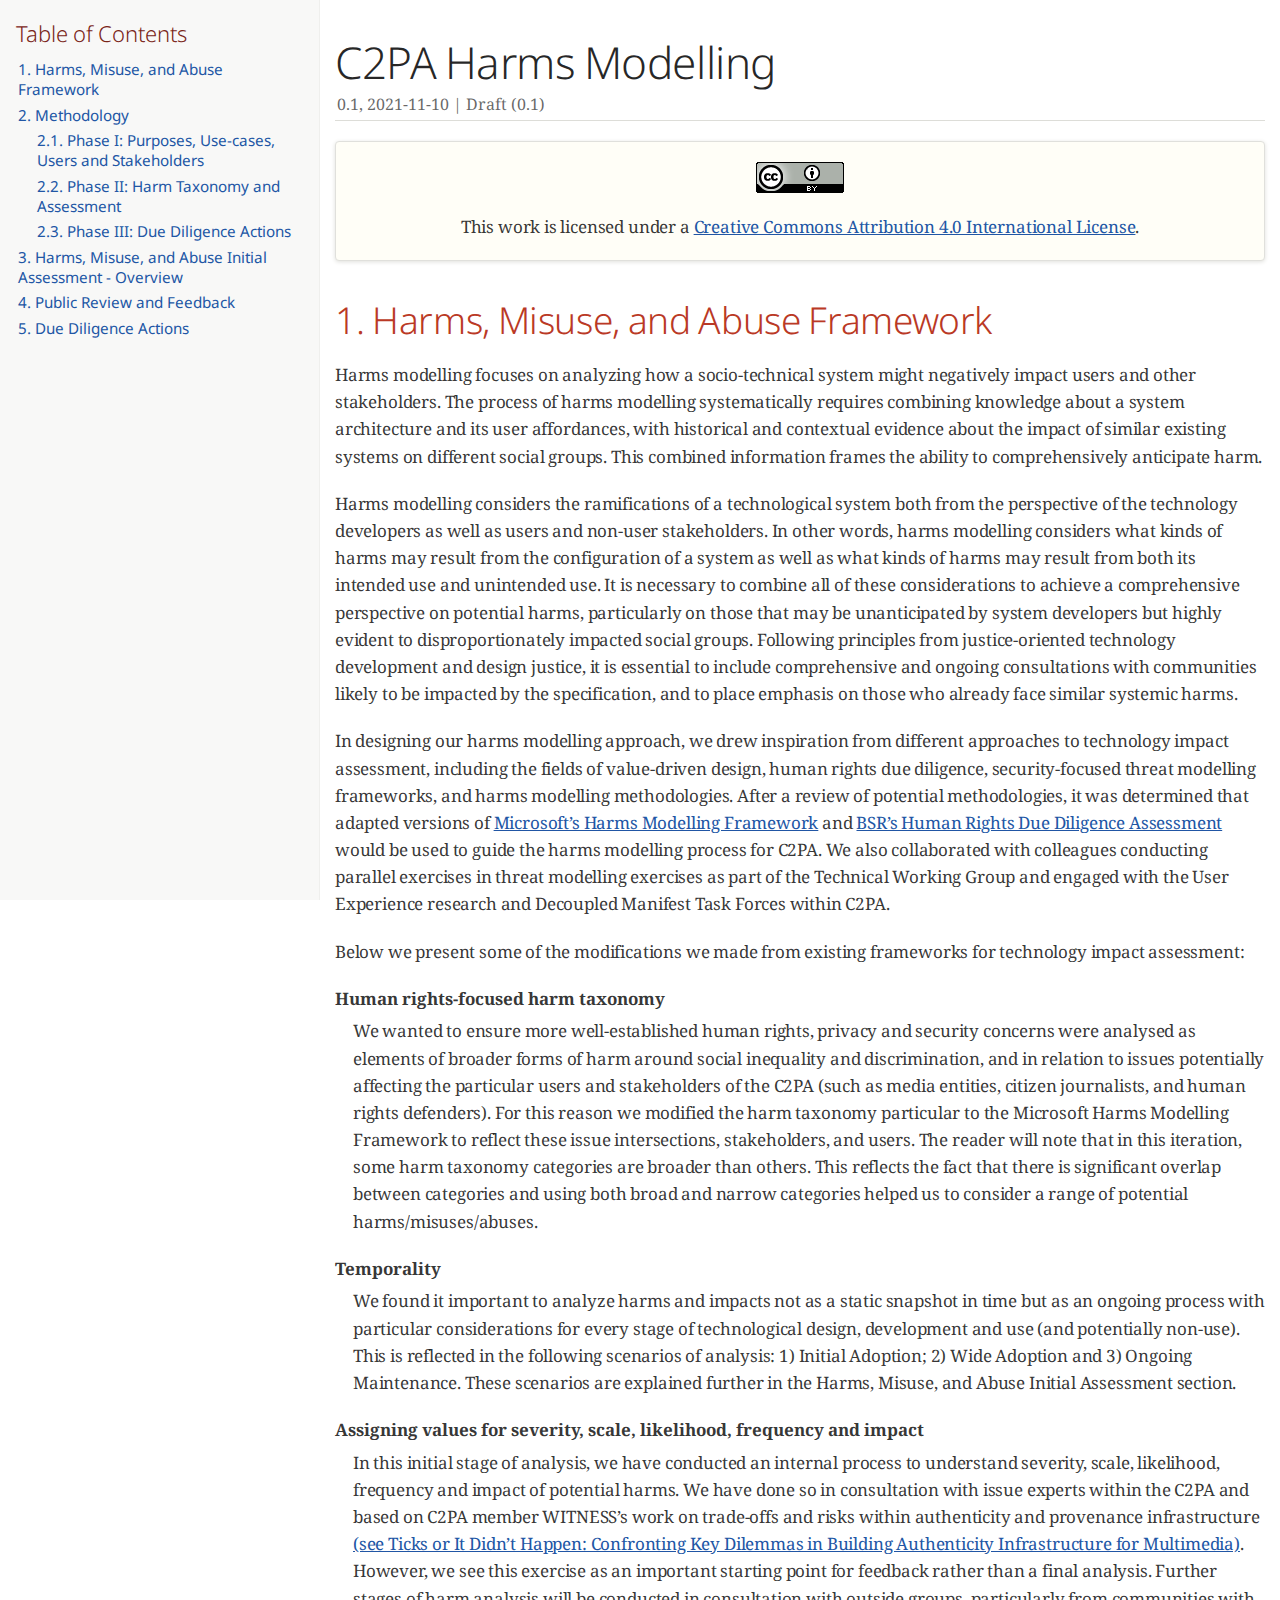
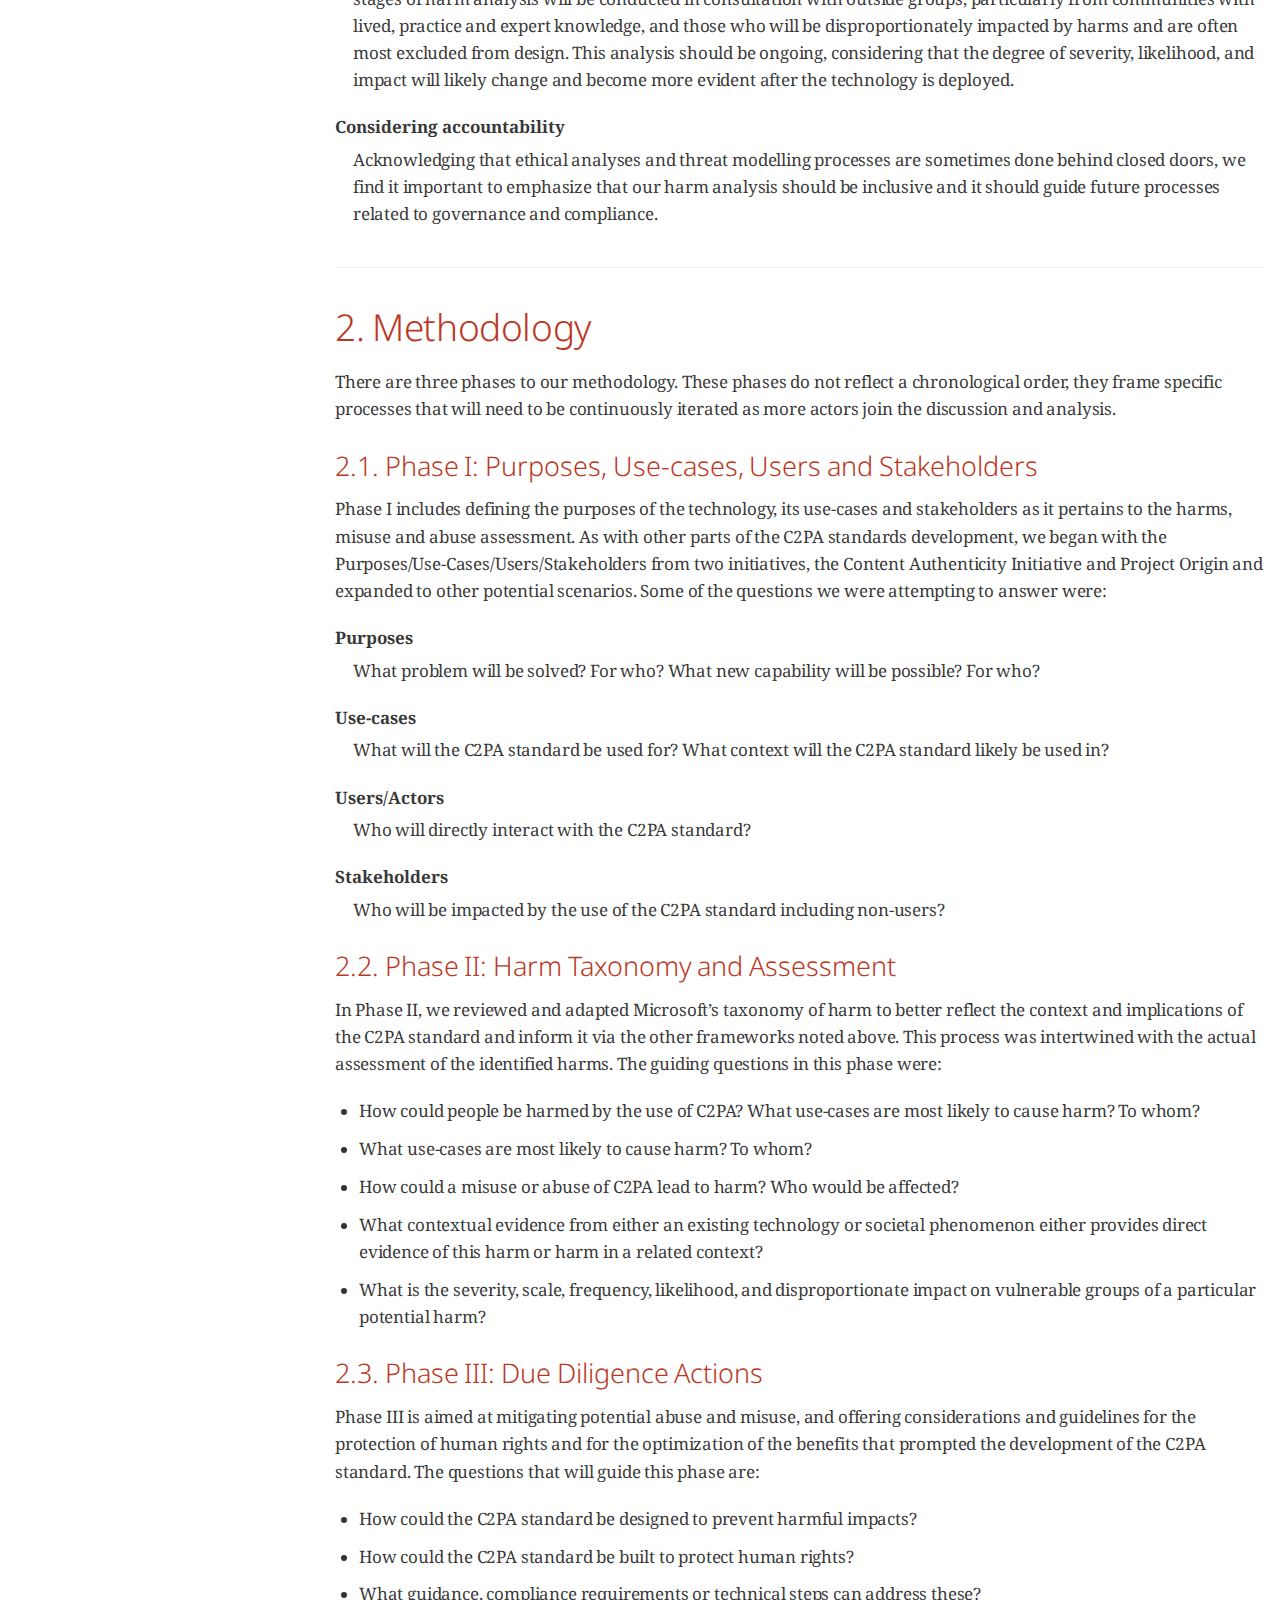
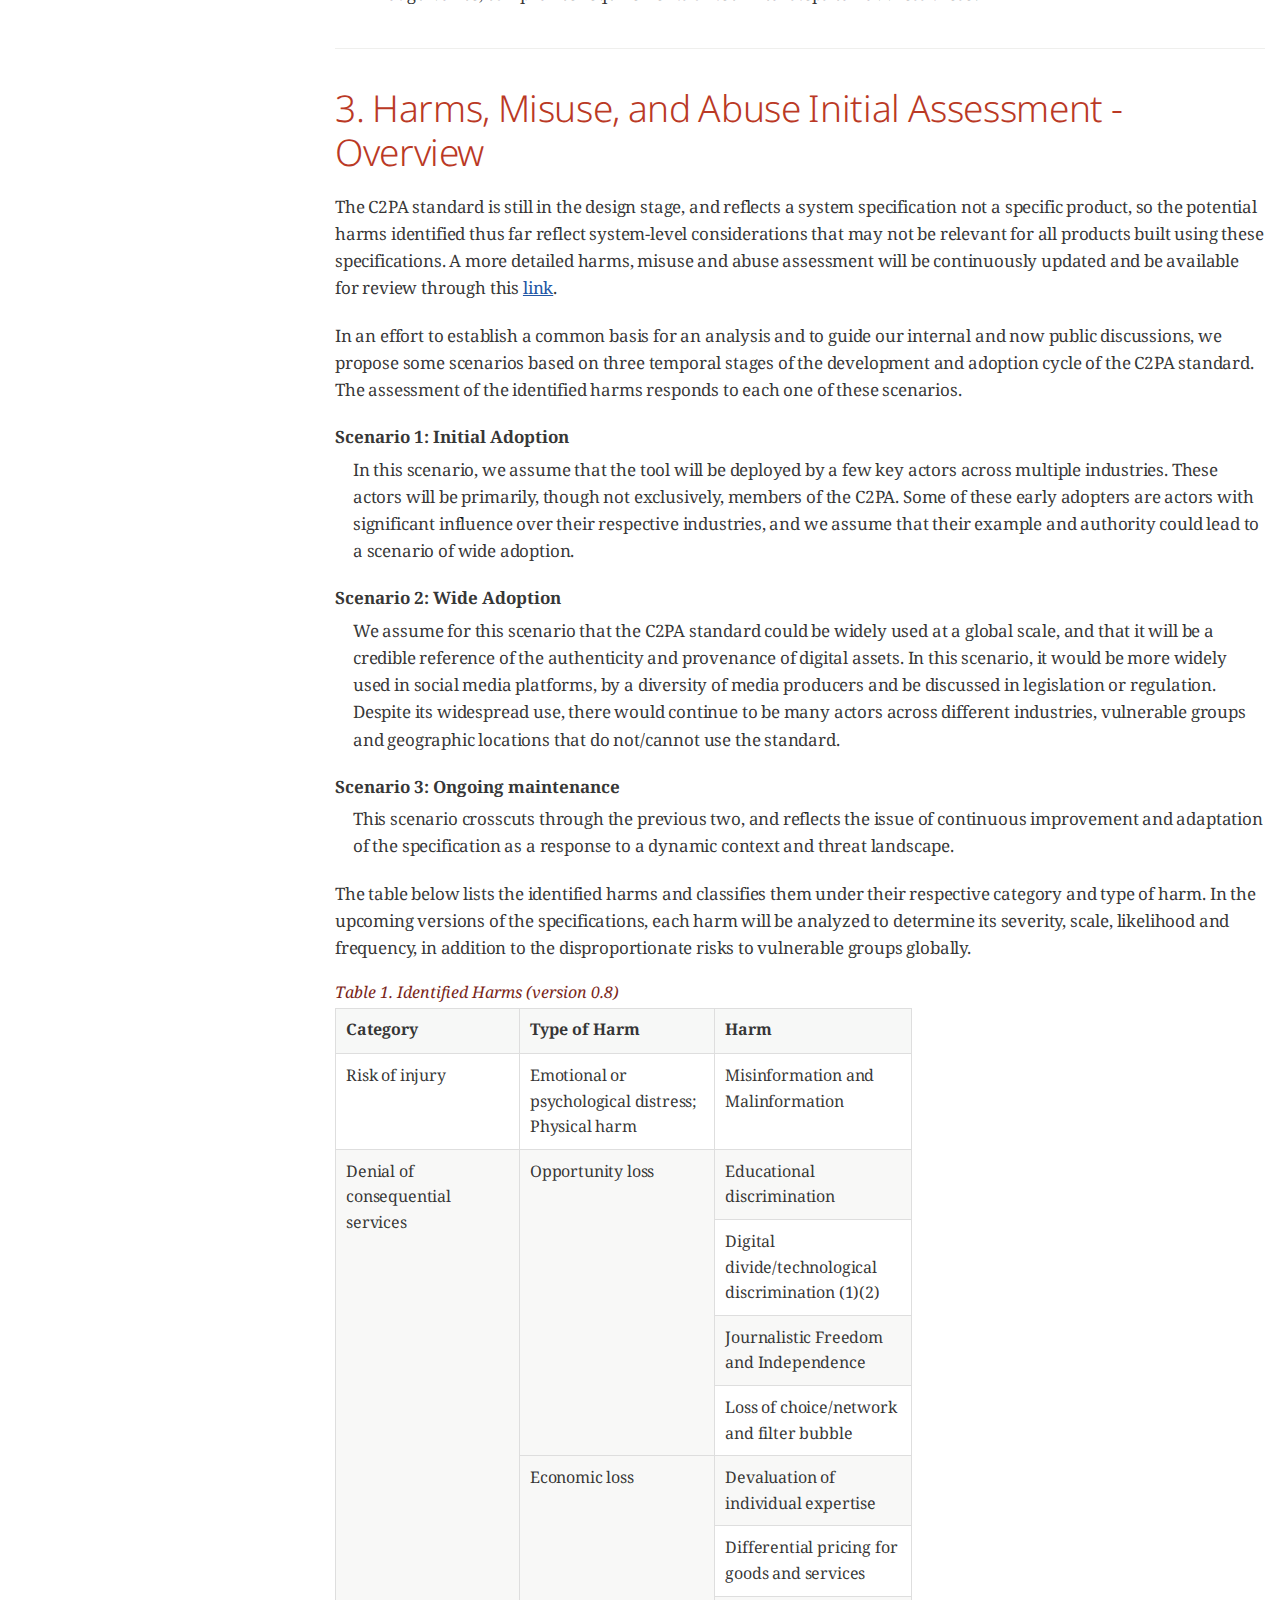
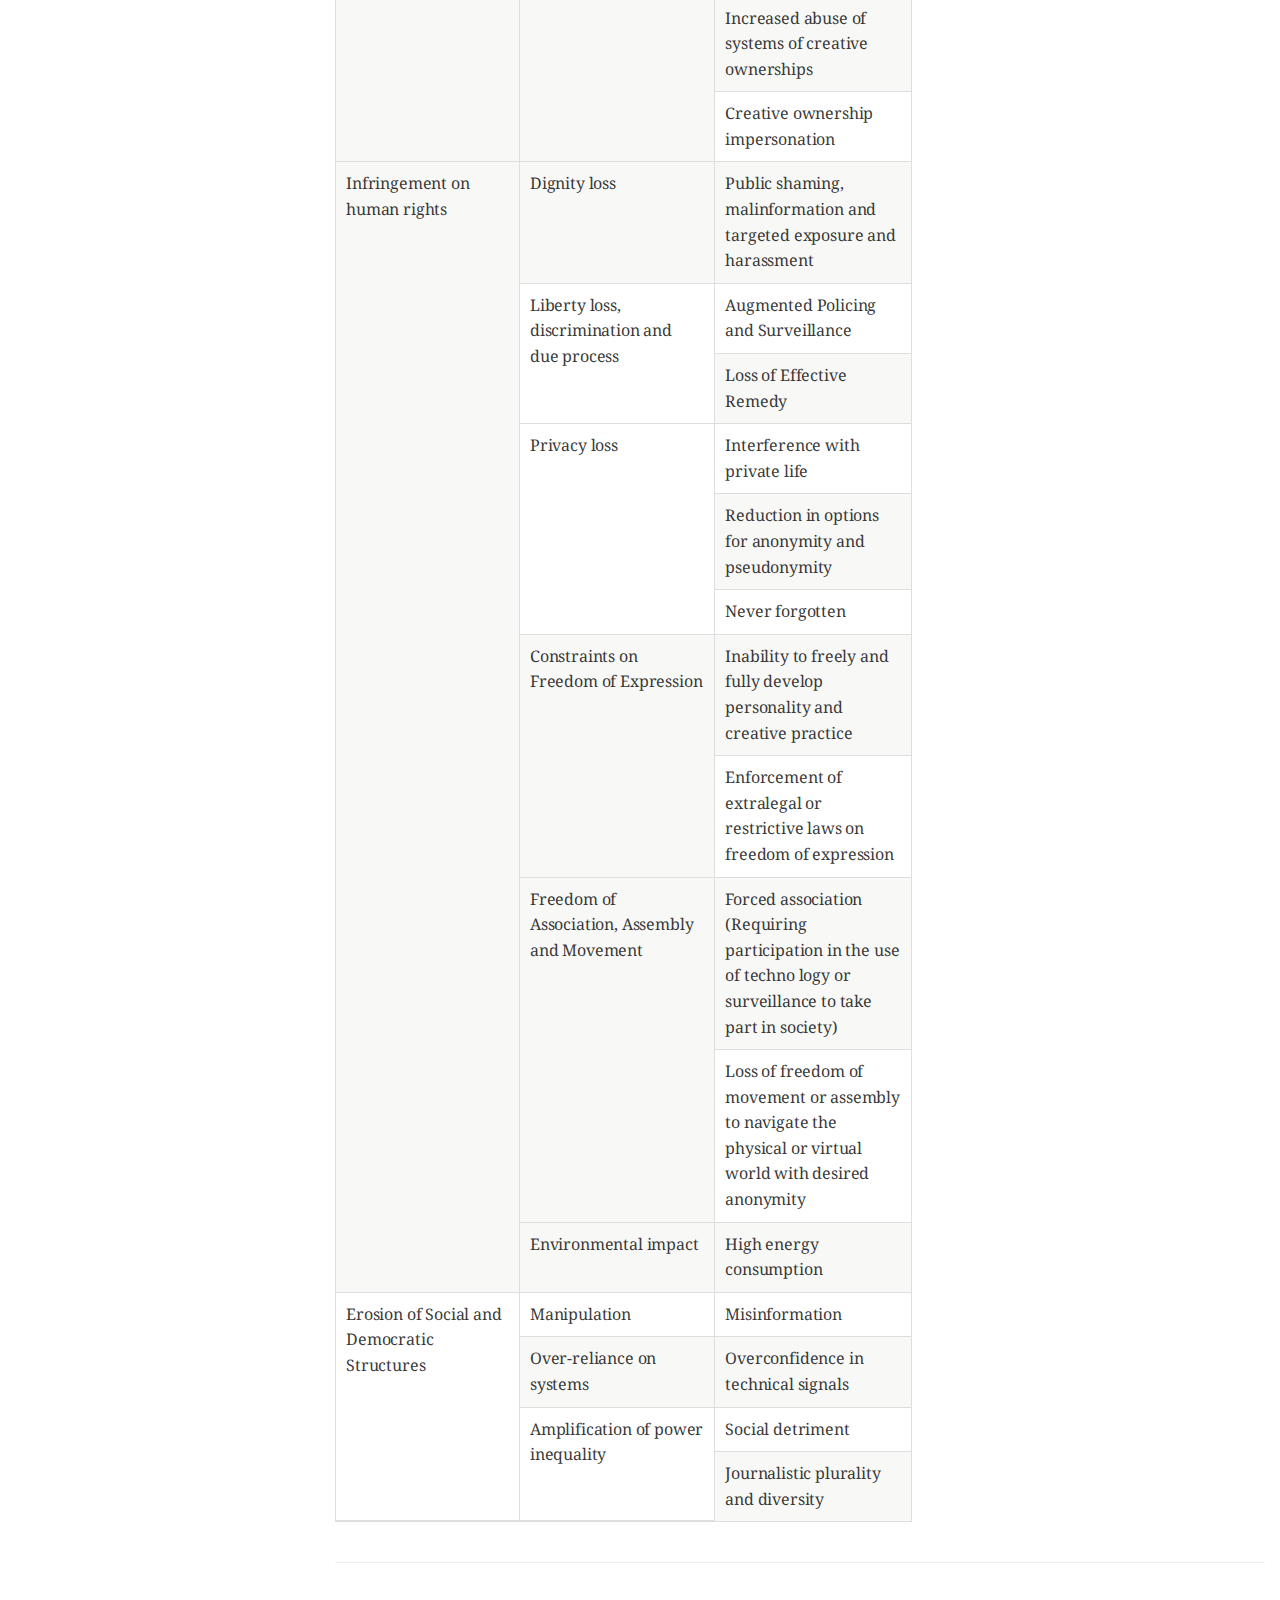
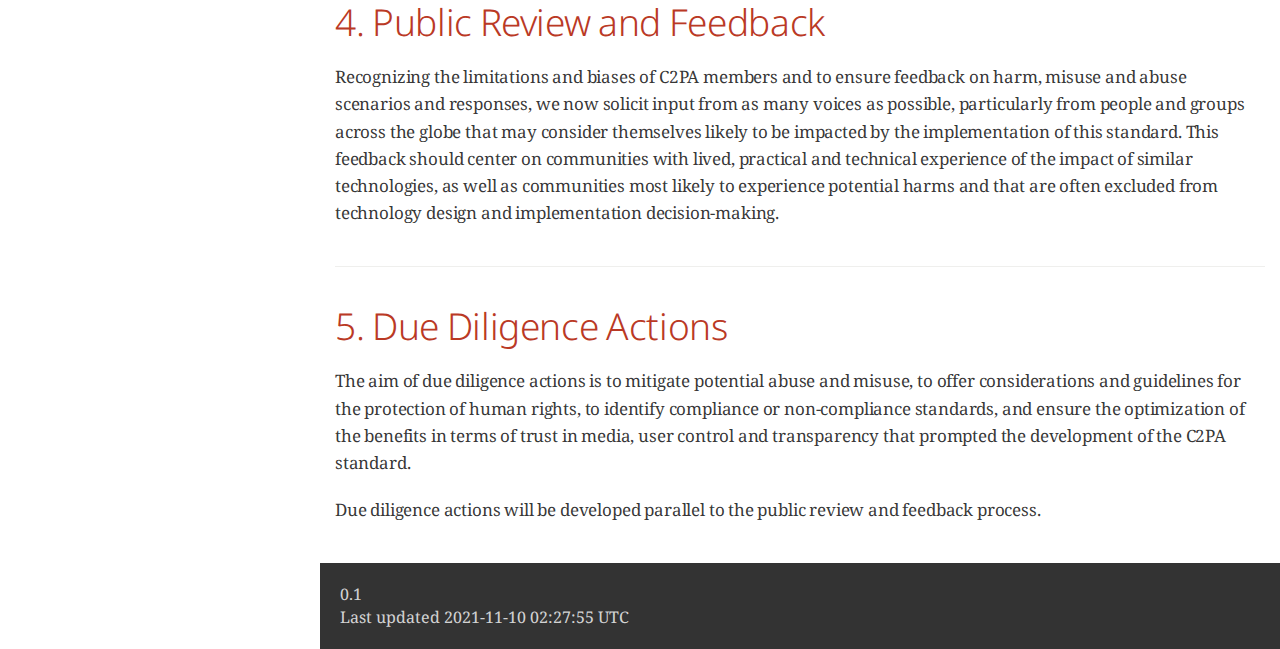
<file: docs/Harms_Modelling.html>
<!DOCTYPE html>
<html lang="en">
<head>
<meta charset="UTF-8">
<meta http-equiv="X-UA-Compatible" content="IE=edge">
<meta name="viewport" content="width=device-width, initial-scale=1.0">
<meta name="generator" content="Asciidoctor 2.0.16">
<title>C2PA Harms Modelling</title>
<style>
/* Asciidoctor default stylesheet | MIT License | https://asciidoctor.org */

/* Pick a font we're happy with */
@import url("//fonts.googleapis.com/css?family=Noto+Sans:300,600italic,400,400italic,600,600italic%7CNoto+Serif:400,400italic,700,700italic%7CDroid+Sans+Mono:400,700");

article,aside,details,figcaption,figure,footer,header,hgroup,main,nav,section,summary{display:block}
audio,canvas,video{display:inline-block}
audio:not([controls]){display:none;height:0}
[hidden],template{display:none}
script{display:none!important}
html{font-family:sans-serif;-ms-text-size-adjust:100%;-webkit-text-size-adjust:100%}
body{margin:0}
a{background:transparent}
a:focus{outline:thin dotted}
a:active,a:hover{outline:0}
h1{font-size:2em;margin:.67em 0}
abbr[title]{border-bottom:1px dotted}
b,strong{font-weight:bold}
dfn{font-style:italic}
hr{-moz-box-sizing:content-box;box-sizing:content-box;height:0}
mark{background:#ff0;color:#000}
code,kbd,pre,samp{font-family:monospace;font-size:1em}
pre{white-space:pre-wrap}
q{quotes:"\201C" "\201D" "\2018" "\2019"}
small{font-size:80%}
sub,sup{font-size:75%;line-height:0;position:relative;vertical-align:baseline}
sup{top:-.5em}
sub{bottom:-.25em}
img{border:0}
svg:not(:root){overflow:hidden}
figure{margin:0}
fieldset{border:1px solid silver;margin:0 2px;padding:.35em .625em .75em}
legend{border:0;padding:0}
button,input,select,textarea{font-family:inherit;font-size:100%;margin:0}
button,input{line-height:normal}
button,select{text-transform:none}
button,html input[type="button"],input[type="reset"],input[type="submit"]{-webkit-appearance:button;cursor:pointer}
button[disabled],html input[disabled]{cursor:default}
input[type="checkbox"],input[type="radio"]{box-sizing:border-box;padding:0}
input[type="search"]{-webkit-appearance:textfield;-moz-box-sizing:content-box;-webkit-box-sizing:content-box;box-sizing:content-box}
input[type="search"]::-webkit-search-cancel-button,input[type="search"]::-webkit-search-decoration{-webkit-appearance:none}
button::-moz-focus-inner,input::-moz-focus-inner{border:0;padding:0}
textarea{overflow:auto;vertical-align:top}
table{border-collapse:collapse;border-spacing:0}
*,*:before,*:after{-moz-box-sizing:border-box;-webkit-box-sizing:border-box;box-sizing:border-box}
html,body{font-size:100%}
body{background:#fff;color:rgba(0,0,0,.8);padding:0;margin:0;font-family:"Noto Serif","DejaVu Serif",serif;font-weight:400;font-style:normal;line-height:1;position:relative;cursor:auto}
a:hover{cursor:pointer}
img,object,embed{max-width:100%;height:auto}
object,embed{height:100%}
img{-ms-interpolation-mode:bicubic}
.left{float:left!important}
.right{float:right!important}
.text-left{text-align:left!important}
.text-right{text-align:right!important}
.text-center{text-align:center!important}
.text-justify{text-align:justify!important}
.hide{display:none}
body{-webkit-font-smoothing:antialiased}
img,object,svg{display:inline-block;vertical-align:middle}
textarea{height:auto;min-height:50px}
select{width:100%}
.center{margin-left:auto;margin-right:auto}
.spread{width:100%}
p.lead,.paragraph.lead>p,#preamble>.sectionbody>.paragraph:first-of-type p{font-size:1.21875em;line-height:1.6}
.subheader,.admonitionblock td.content>.title,.audioblock>.title,.exampleblock>.title,.imageblock>.title,.listingblock>.title,.literalblock>.title,.stemblock>.title,.openblock>.title,.paragraph>.title,.quoteblock>.title,table.tableblock>.title,.verseblock>.title,.videoblock>.title,.dlist>.title,.olist>.title,.ulist>.title,.qlist>.title,.hdlist>.title{line-height:1.45;color:#7a2518;font-weight:400;margin-top:0;margin-bottom:.25em}
div,dl,dt,dd,ul,ol,li,h1,h2,h3,#toctitle,.sidebarblock>.content>.title,h4,h5,h6,pre,form,p,blockquote,th,td{margin:0;padding:0;direction:ltr}
a{color:#2156a5;text-decoration:underline;line-height:inherit}
a:hover,a:focus{color:#1d4b8f}
a img{border:none}
p{font-family:inherit;font-weight:400;font-size:1em;line-height:1.6;margin-bottom:1.25em;text-rendering:optimizeLegibility}
p aside{font-size:.875em;line-height:1.35;font-style:italic}
h1,h2,h3,#toctitle,.sidebarblock>.content>.title,h4,h5,h6{font-family:"Noto Sans","DejaVu Sans",sans-serif;font-weight:300;font-style:normal;color:#ba3925;text-rendering:optimizeLegibility;margin-top:1em;margin-bottom:.5em;line-height:1.0125em}
h1 small,h2 small,h3 small,#toctitle small,.sidebarblock>.content>.title small,h4 small,h5 small,h6 small{font-size:60%;color:#e99b8f;line-height:0}
h1{font-size:2.125em}
h2{font-size:1.6875em}
h3,#toctitle,.sidebarblock>.content>.title{font-size:1.375em}
h4,h5{font-size:1.125em}
h6{font-size:1em}
hr{border:solid #ddddd8;border-width:1px 0 0;clear:both;margin:1.25em 0 1.1875em;height:0}
em,i{font-style:italic;line-height:inherit}
strong,b{font-weight:bold;line-height:inherit}
small{font-size:60%;line-height:inherit}
code{font-family:"Droid Sans Mono","DejaVu Sans Mono",monospace;font-weight:400;color:rgba(0,0,0,.9)}
ul,ol,dl{font-size:1em;line-height:1.6;margin-bottom:1.25em;list-style-position:outside;font-family:inherit}
ul,ol,ul.no-bullet,ol.no-bullet{margin-left:1.5em}
ul li ul,ul li ol{margin-left:1.25em;margin-bottom:0;font-size:1em}
ul.square li ul,ul.circle li ul,ul.disc li ul{list-style:inherit}
ul.square{list-style-type:square}
ul.circle{list-style-type:circle}
ul.disc{list-style-type:disc}
ul.no-bullet{list-style:none}
ol li ul,ol li ol{margin-left:1.25em;margin-bottom:0}
dl dt{margin-bottom:.3125em;font-weight:bold}
dl dd{margin-bottom:1.25em}
abbr,acronym{text-transform:uppercase;font-size:90%;color:rgba(0,0,0,.8);border-bottom:1px dotted #ddd;cursor:help}
abbr{text-transform:none}
blockquote{margin:0 0 1.25em;padding:.5625em 1.25em 0 1.1875em;border-left:1px solid #ddd}
blockquote cite{display:block;font-size:.9375em;color:rgba(0,0,0,.6)}
blockquote cite:before{content:"\2014 \0020"}
blockquote cite a,blockquote cite a:visited{color:rgba(0,0,0,.6)}
blockquote,blockquote p{line-height:1.6;color:rgba(0,0,0,.85)}
@media only screen and (min-width:768px){h1,h2,h3,#toctitle,.sidebarblock>.content>.title,h4,h5,h6{line-height:1.2}
h1{font-size:2.75em}
h2{font-size:2.3125em}
h3,#toctitle,.sidebarblock>.content>.title{font-size:1.6875em}
h4{font-size:1.4375em}}
table{background:#fff;margin-bottom:1.25em;border:solid 1px #dedede}
table thead,table tfoot{background:#f7f8f7;font-weight:bold}
table thead tr th,table thead tr td,table tfoot tr th,table tfoot tr td{padding:.5em .625em .625em;font-size:inherit;color:rgba(0,0,0,.8);text-align:left}
table tr th,table tr td{padding:.5625em .625em;font-size:inherit;color:rgba(0,0,0,.8)}
table tr.even,table tr.alt,table tr:nth-of-type(even){background:#f8f8f7}
table thead tr th,table tfoot tr th,table tbody tr td,table tr td,table tfoot tr td{display:table-cell;line-height:1.6}
body{tab-size:4}
h1,h2,h3,#toctitle,.sidebarblock>.content>.title,h4,h5,h6{line-height:1.2;word-spacing:-.05em}
h1 strong,h2 strong,h3 strong,#toctitle strong,.sidebarblock>.content>.title strong,h4 strong,h5 strong,h6 strong{font-weight:400}
.clearfix:before,.clearfix:after,.float-group:before,.float-group:after{content:" ";display:table}
.clearfix:after,.float-group:after{clear:both}
*:not(pre)>code{font-size:.9375em;font-style:normal!important;letter-spacing:0;padding:.1em .5ex;word-spacing:-.15em;background-color:#f7f7f8;-webkit-border-radius:4px;border-radius:4px;line-height:1.45;text-rendering:optimizeSpeed}
pre,pre>code{line-height:1.45;color:rgba(0,0,0,.9);font-family:"Droid Sans Mono","DejaVu Sans Mono",monospace;font-weight:400;text-rendering:optimizeSpeed}
.keyseq{color:rgba(51,51,51,.8)}
kbd{font-family:"Droid Sans Mono","DejaVu Sans Mono",monospace;display:inline-block;color:rgba(0,0,0,.8);font-size:.65em;line-height:1.45;background-color:#f7f7f7;border:1px solid #ccc;-webkit-border-radius:3px;border-radius:3px;-webkit-box-shadow:0 1px 0 rgba(0,0,0,.2),0 0 0 .1em white inset;box-shadow:0 1px 0 rgba(0,0,0,.2),0 0 0 .1em #fff inset;margin:0 .15em;padding:.2em .5em;vertical-align:middle;position:relative;top:-.1em;white-space:nowrap}
.keyseq kbd:first-child{margin-left:0}
.keyseq kbd:last-child{margin-right:0}
.menuseq,.menu{color:rgba(0,0,0,.8)}
b.button:before,b.button:after{position:relative;top:-1px;font-weight:400}
b.button:before{content:"[";padding:0 3px 0 2px}
b.button:after{content:"]";padding:0 2px 0 3px}
p a>code:hover{color:rgba(0,0,0,.9)}
#header,#content,#footnotes,#footer{width:100%;margin-left:auto;margin-right:auto;margin-top:0;margin-bottom:0;max-width:62.5em;*zoom:1;position:relative;padding-left:.9375em;padding-right:.9375em}
#header:before,#header:after,#content:before,#content:after,#footnotes:before,#footnotes:after,#footer:before,#footer:after{content:" ";display:table}
#header:after,#content:after,#footnotes:after,#footer:after{clear:both}
#content{margin-top:1.25em}
#content:before{content:none}
#header>h1:first-child{color:rgba(0,0,0,.85);margin-top:2.25rem;margin-bottom:0}
#header>h1:first-child+#toc{margin-top:8px;border-top:1px solid #ddddd8}
#header>h1:only-child,body.toc2 #header>h1:nth-last-child(2){border-bottom:1px solid #ddddd8;padding-bottom:8px}
#header .details{border-bottom:1px solid #ddddd8;line-height:1.45;padding-top:.25em;padding-bottom:.25em;padding-left:.25em;color:rgba(0,0,0,.6);display:-ms-flexbox;display:-webkit-flex;display:flex;-ms-flex-flow:row wrap;-webkit-flex-flow:row wrap;flex-flow:row wrap}
#header .details span:first-child{margin-left:-.125em}
#header .details span.email a{color:rgba(0,0,0,.85)}
#header .details br{display:none}
#header .details br+span:before{content:"\00a0\2013\00a0"}
#header .details br+span.author:before{content:"\00a0\22c5\00a0";color:rgba(0,0,0,.85)}
#header .details br+span#revremark:before{content:"\00a0|\00a0"}
#header #revnumber{text-transform:capitalize}
#header #revnumber:after{content:"\00a0"}
#content>h1:first-child:not([class]){color:rgba(0,0,0,.85);border-bottom:1px solid #ddddd8;padding-bottom:8px;margin-top:0;padding-top:1rem;margin-bottom:1.25rem}
#toc{border-bottom:1px solid #efefed;padding-bottom:.5em}
#toc>ul{margin-left:.125em}
#toc ul.sectlevel0>li>a{font-style:italic}
#toc ul.sectlevel0 ul.sectlevel1{margin:.5em 0}
#toc ul{font-family:"Noto Sans","DejaVu Sans",sans-serif;list-style-type:none}
#toc li{line-height:1.3334;margin-top:.3334em}
#toc a{text-decoration:none}
#toc a:active{text-decoration:underline}
#toctitle{color:#7a2518;font-size:1.2em}
@media only screen and (min-width:768px){#toctitle{font-size:1.375em}
body.toc2{padding-left:15em;padding-right:0}
#toc.toc2{margin-top:0!important;background-color:#f8f8f7;position:fixed;width:15em;left:0;top:0;border-right:1px solid #efefed;border-top-width:0!important;border-bottom-width:0!important;z-index:1000;padding:1.25em 1em;height:100%;overflow:auto}
#toc.toc2 #toctitle{margin-top:0;margin-bottom:.8rem;font-size:1.2em}
#toc.toc2>ul{font-size:.9em;margin-bottom:0}
#toc.toc2 ul ul{margin-left:0;padding-left:1em}
#toc.toc2 ul.sectlevel0 ul.sectlevel1{padding-left:0;margin-top:.5em;margin-bottom:.5em}
body.toc2.toc-right{padding-left:0;padding-right:15em}
body.toc2.toc-right #toc.toc2{border-right-width:0;border-left:1px solid #efefed;left:auto;right:0}}
@media only screen and (min-width:1280px){body.toc2{padding-left:20em;padding-right:0}
#toc.toc2{width:20em}
#toc.toc2 #toctitle{font-size:1.375em}
#toc.toc2>ul{font-size:.95em}
#toc.toc2 ul ul{padding-left:1.25em}
body.toc2.toc-right{padding-left:0;padding-right:20em}}
#content #toc{border-style:solid;border-width:1px;border-color:#e0e0dc;margin-bottom:1.25em;padding:1.25em;background:#f8f8f7;-webkit-border-radius:4px;border-radius:4px}
#content #toc>:first-child{margin-top:0}
#content #toc>:last-child{margin-bottom:0}
#footer{max-width:100%;background-color:rgba(0,0,0,.8);padding:1.25em}
#footer-text{color:rgba(255,255,255,.8);line-height:1.44}
.sect1{padding-bottom:.625em}
@media only screen and (min-width:768px){.sect1{padding-bottom:1.25em}}
.sect1+.sect1{border-top:1px solid #efefed}
#content h1>a.anchor,h2>a.anchor,h3>a.anchor,#toctitle>a.anchor,.sidebarblock>.content>.title>a.anchor,h4>a.anchor,h5>a.anchor,h6>a.anchor{position:absolute;z-index:1001;width:1.5ex;margin-left:-1.5ex;display:block;text-decoration:none!important;visibility:hidden;text-align:center;font-weight:400}
#content h1>a.anchor:before,h2>a.anchor:before,h3>a.anchor:before,#toctitle>a.anchor:before,.sidebarblock>.content>.title>a.anchor:before,h4>a.anchor:before,h5>a.anchor:before,h6>a.anchor:before{content:"\00A7";font-size:.85em;display:block;padding-top:.1em}
#content h1:hover>a.anchor,#content h1>a.anchor:hover,h2:hover>a.anchor,h2>a.anchor:hover,h3:hover>a.anchor,#toctitle:hover>a.anchor,.sidebarblock>.content>.title:hover>a.anchor,h3>a.anchor:hover,#toctitle>a.anchor:hover,.sidebarblock>.content>.title>a.anchor:hover,h4:hover>a.anchor,h4>a.anchor:hover,h5:hover>a.anchor,h5>a.anchor:hover,h6:hover>a.anchor,h6>a.anchor:hover{visibility:visible}
#content h1>a.link,h2>a.link,h3>a.link,#toctitle>a.link,.sidebarblock>.content>.title>a.link,h4>a.link,h5>a.link,h6>a.link{color:#ba3925;text-decoration:none}
#content h1>a.link:hover,h2>a.link:hover,h3>a.link:hover,#toctitle>a.link:hover,.sidebarblock>.content>.title>a.link:hover,h4>a.link:hover,h5>a.link:hover,h6>a.link:hover{color:#a53221}
.audioblock,.imageblock,.literalblock,.listingblock,.stemblock,.videoblock{margin-bottom:1.25em}
.admonitionblock td.content>.title,.audioblock>.title,.exampleblock>.title,.imageblock>.title,.listingblock>.title,.literalblock>.title,.stemblock>.title,.openblock>.title,.paragraph>.title,.quoteblock>.title,table.tableblock>.title,.verseblock>.title,.videoblock>.title,.dlist>.title,.olist>.title,.ulist>.title,.qlist>.title,.hdlist>.title{text-rendering:optimizeLegibility;text-align:left;font-family:"Noto Serif","DejaVu Serif",serif;font-size:1rem;font-style:italic}
table.tableblock>caption.title{white-space:nowrap;overflow:visible;max-width:0}
.paragraph.lead>p,#preamble>.sectionbody>.paragraph:first-of-type p{color:rgba(0,0,0,.85)}
table.tableblock #preamble>.sectionbody>.paragraph:first-of-type p{font-size:inherit}
.admonitionblock>table{border-collapse:separate;border:0;background:none;width:100%}
.admonitionblock>table td.icon{text-align:center;width:80px}
.admonitionblock>table td.icon img{max-width:none}
.admonitionblock>table td.icon .title{font-weight:bold;font-family:"Noto Sans","DejaVu Sans",sans-serif;text-transform:uppercase}
.admonitionblock>table td.content{padding-left:1.125em;padding-right:1.25em;border-left:1px solid #ddddd8;color:rgba(0,0,0,.6)}
.admonitionblock>table td.content>:last-child>:last-child{margin-bottom:0}
.exampleblock>.content{border-style:solid;border-width:1px;border-color:#e6e6e6;margin-bottom:1.25em;padding:1.25em;background:#fff;-webkit-border-radius:4px;border-radius:4px}
.exampleblock>.content>:first-child{margin-top:0}
.exampleblock>.content>:last-child{margin-bottom:0}
.sidebarblock{border-style:solid;border-width:1px;border-color:#e0e0dc;margin-bottom:1.25em;padding:1.25em;background:#f8f8f7;-webkit-border-radius:4px;border-radius:4px}
.sidebarblock>:first-child{margin-top:0}
.sidebarblock>:last-child{margin-bottom:0}
.sidebarblock>.content>.title{color:#7a2518;margin-top:0;text-align:center}
.exampleblock>.content>:last-child>:last-child,.exampleblock>.content .olist>ol>li:last-child>:last-child,.exampleblock>.content .ulist>ul>li:last-child>:last-child,.exampleblock>.content .qlist>ol>li:last-child>:last-child,.sidebarblock>.content>:last-child>:last-child,.sidebarblock>.content .olist>ol>li:last-child>:last-child,.sidebarblock>.content .ulist>ul>li:last-child>:last-child,.sidebarblock>.content .qlist>ol>li:last-child>:last-child{margin-bottom:0}
.literalblock pre,.listingblock pre:not(.highlight),.listingblock pre[class="highlight"],.listingblock pre[class^="highlight "],.listingblock pre.CodeRay,.listingblock pre.prettyprint{background:#f7f7f8}
.sidebarblock .literalblock pre,.sidebarblock .listingblock pre:not(.highlight),.sidebarblock .listingblock pre[class="highlight"],.sidebarblock .listingblock pre[class^="highlight "],.sidebarblock .listingblock pre.CodeRay,.sidebarblock .listingblock pre.prettyprint{background:#f2f1f1}
.literalblock pre,.literalblock pre[class],.listingblock pre,.listingblock pre[class]{-webkit-border-radius:4px;border-radius:4px;word-wrap:break-word;padding:1em;font-size:.8125em}
.literalblock pre.nowrap,.literalblock pre[class].nowrap,.listingblock pre.nowrap,.listingblock pre[class].nowrap{overflow-x:auto;white-space:pre;word-wrap:normal}
@media only screen and (min-width:768px){.literalblock pre,.literalblock pre[class],.listingblock pre,.listingblock pre[class]{font-size:.90625em}}
@media only screen and (min-width:1280px){.literalblock pre,.literalblock pre[class],.listingblock pre,.listingblock pre[class]{font-size:1em}}
.literalblock.output pre{color:#f7f7f8;background-color:rgba(0,0,0,.9)}
.listingblock pre.highlightjs{padding:0}
.listingblock pre.highlightjs>code{padding:1em;-webkit-border-radius:4px;border-radius:4px}
.listingblock pre.prettyprint{border-width:0}
.listingblock>.content{position:relative}
.listingblock code[data-lang]:before{display:none;content:attr(data-lang);position:absolute;font-size:.75em;top:.425rem;right:.5rem;line-height:1;text-transform:uppercase;color:#999}
.listingblock:hover code[data-lang]:before{display:block}
.listingblock.terminal pre .command:before{content:attr(data-prompt);padding-right:.5em;color:#999}
.listingblock.terminal pre .command:not([data-prompt]):before{content:"$"}
table.pyhltable{border-collapse:separate;border:0;margin-bottom:0;background:none}
table.pyhltable td{vertical-align:top;padding-top:0;padding-bottom:0;line-height:1.45}
table.pyhltable td.code{padding-left:.75em;padding-right:0}
pre.pygments .lineno,table.pyhltable td:not(.code){color:#999;padding-left:0;padding-right:.5em;border-right:1px solid #ddddd8}
pre.pygments .lineno{display:inline-block;margin-right:.25em}
table.pyhltable .linenodiv{background:none!important;padding-right:0!important}
.quoteblock{margin:0 1em 1.25em 1.5em;display:table}
.quoteblock>.title{margin-left:-1.5em;margin-bottom:.75em}
.quoteblock blockquote,.quoteblock blockquote p{color:rgba(0,0,0,.85);font-size:1.15rem;line-height:1.75;word-spacing:.1em;letter-spacing:0;font-style:italic;text-align:justify}
.quoteblock blockquote{margin:0;padding:0;border:0}
.quoteblock blockquote:before{content:"\201c";float:left;font-size:2.75em;font-weight:bold;line-height:.6em;margin-left:-.6em;color:#7a2518;text-shadow:0 1px 2px rgba(0,0,0,.1)}
.quoteblock blockquote>.paragraph:last-child p{margin-bottom:0}
.quoteblock .attribution{margin-top:.5em;margin-right:.5ex;text-align:right}
.quoteblock .quoteblock{margin-left:0;margin-right:0;padding:.5em 0;border-left:3px solid rgba(0,0,0,.6)}
.quoteblock .quoteblock blockquote{padding:0 0 0 .75em}
.quoteblock .quoteblock blockquote:before{display:none}
.verseblock{margin:0 1em 1.25em 1em}
.verseblock pre{font-family:"Noto Sans","DejaVu Sans",sans;font-size:1.15rem;color:rgba(0,0,0,.85);font-weight:300;text-rendering:optimizeLegibility}
.verseblock pre strong{font-weight:400}
.verseblock .attribution{margin-top:1.25rem;margin-left:.5ex}
.quoteblock .attribution,.verseblock .attribution{font-size:.9375em;line-height:1.45;font-style:italic}
.quoteblock .attribution br,.verseblock .attribution br{display:none}
.quoteblock .attribution cite,.verseblock .attribution cite{display:block;letter-spacing:-.025em;color:rgba(0,0,0,.6)}
.quoteblock.abstract{margin:0 0 1.25em 0;display:block}
.quoteblock.abstract blockquote,.quoteblock.abstract blockquote p{text-align:left;word-spacing:0}
.quoteblock.abstract blockquote:before,.quoteblock.abstract blockquote p:first-of-type:before{display:none}
table.tableblock{max-width:100%;border-collapse:separate}
table.tableblock td>.paragraph:last-child p>p:last-child,table.tableblock th>p:last-child,table.tableblock td>p:last-child{margin-bottom:0}
table.tableblock,th.tableblock,td.tableblock{border:0 solid #dedede}
table.grid-all th.tableblock,table.grid-all td.tableblock{border-width:0 1px 1px 0}
table.grid-all tfoot>tr>th.tableblock,table.grid-all tfoot>tr>td.tableblock{border-width:1px 1px 0 0}
table.grid-cols th.tableblock,table.grid-cols td.tableblock{border-width:0 1px 0 0}
table.grid-all *>tr>.tableblock:last-child,table.grid-cols *>tr>.tableblock:last-child{border-right-width:0}
table.grid-rows th.tableblock,table.grid-rows td.tableblock{border-width:0 0 1px 0}
table.grid-all tbody>tr:last-child>th.tableblock,table.grid-all tbody>tr:last-child>td.tableblock,table.grid-all thead:last-child>tr>th.tableblock,table.grid-rows tbody>tr:last-child>th.tableblock,table.grid-rows tbody>tr:last-child>td.tableblock,table.grid-rows thead:last-child>tr>th.tableblock{border-bottom-width:0}
table.grid-rows tfoot>tr>th.tableblock,table.grid-rows tfoot>tr>td.tableblock{border-width:1px 0 0 0}
table.frame-all{border-width:1px}
table.frame-sides{border-width:0 1px}
table.frame-topbot{border-width:1px 0}
th.halign-left,td.halign-left{text-align:left}
th.halign-right,td.halign-right{text-align:right}
th.halign-center,td.halign-center{text-align:center}
th.valign-top,td.valign-top{vertical-align:top}
th.valign-bottom,td.valign-bottom{vertical-align:bottom}
th.valign-middle,td.valign-middle{vertical-align:middle}
table thead th,table tfoot th{font-weight:bold}
tbody tr th{display:table-cell;line-height:1.6;background:#f7f8f7}
tbody tr th,tbody tr th p,tfoot tr th,tfoot tr th p{color:rgba(0,0,0,.8);font-weight:bold}
p.tableblock>code:only-child{background:none;padding:0}
p.tableblock{font-size:1em}
td>div.verse{white-space:pre}
ol{margin-left:1.75em}
ul li ol{margin-left:1.5em}
dl dd{margin-left:1.125em}
dl dd:last-child,dl dd:last-child>:last-child{margin-bottom:0}
ol>li p,ul>li p,ul dd,ol dd,.olist .olist,.ulist .ulist,.ulist .olist,.olist .ulist{margin-bottom:.625em}
ul.unstyled,ol.unnumbered,ul.checklist,ul.none{list-style-type:none}
ul.unstyled,ol.unnumbered,ul.checklist{margin-left:.625em}
ul.checklist li>p:first-child>.fa-square-o:first-child,ul.checklist li>p:first-child>.fa-check-square-o:first-child{width:1em;font-size:.85em}
ul.checklist li>p:first-child>input[type="checkbox"]:first-child{width:1em;position:relative;top:1px}
ul.inline{margin:0 auto .625em auto;margin-left:-1.375em;margin-right:0;padding:0;list-style:none;overflow:hidden}
ul.inline>li{list-style:none;float:left;margin-left:1.375em;display:block}
ul.inline>li>*{display:block}
.unstyled dl dt{font-weight:400;font-style:normal}
ol.arabic{list-style-type:decimal}
ol.decimal{list-style-type:decimal-leading-zero}
ol.loweralpha{list-style-type:lower-alpha}
ol.upperalpha{list-style-type:upper-alpha}
ol.lowerroman{list-style-type:lower-roman}
ol.upperroman{list-style-type:upper-roman}
ol.lowergreek{list-style-type:lower-greek}
.hdlist>table,.colist>table{border:0;background:none}
.hdlist>table>tbody>tr,.colist>table>tbody>tr{background:none}
td.hdlist1,td.hdlist2{vertical-align:top;padding:0 .625em}
td.hdlist1{font-weight:bold;padding-bottom:1.25em}
.literalblock+.colist,.listingblock+.colist{margin-top:-.5em}
.colist>table tr>td:first-of-type{padding:0 .75em;line-height:1}
.colist>table tr>td:last-of-type{padding:.25em 0}
.thumb,.th{line-height:0;display:inline-block;border:solid 4px #fff;-webkit-box-shadow:0 0 0 1px #ddd;box-shadow:0 0 0 1px #ddd}
.imageblock.left,.imageblock[style*="float: left"]{margin:.25em .625em 1.25em 0}
.imageblock.right,.imageblock[style*="float: right"]{margin:.25em 0 1.25em .625em}
.imageblock>.title{margin-bottom:0}
.imageblock.thumb,.imageblock.th{border-width:6px}
.imageblock.thumb>.title,.imageblock.th>.title{padding:0 .125em}
.image.left,.image.right{margin-top:.25em;margin-bottom:.25em;display:inline-block;line-height:0}
.image.left{margin-right:.625em}
.image.right{margin-left:.625em}
a.image{text-decoration:none;display:inline-block}
a.image object{pointer-events:none}
sup.footnote,sup.footnoteref{font-size:.875em;position:static;vertical-align:super}
sup.footnote a,sup.footnoteref a{text-decoration:none}
sup.footnote a:active,sup.footnoteref a:active{text-decoration:underline}
#footnotes{padding-top:.75em;padding-bottom:.75em;margin-bottom:.625em}
#footnotes hr{width:20%;min-width:6.25em;margin:-.25em 0 .75em 0;border-width:1px 0 0 0}
#footnotes .footnote{padding:0 .375em 0 .225em;line-height:1.3334;font-size:.875em;margin-left:1.2em;text-indent:-1.05em;margin-bottom:.2em}
#footnotes .footnote a:first-of-type{font-weight:bold;text-decoration:none}
#footnotes .footnote:last-of-type{margin-bottom:0}
#content #footnotes{margin-top:-.625em;margin-bottom:0;padding:.75em 0}
.gist .file-data>table{border:0;background:#fff;width:100%;margin-bottom:0}
.gist .file-data>table td.line-data{width:99%}
div.unbreakable{page-break-inside:avoid}
.big{font-size:larger}
.small{font-size:smaller}
.underline{text-decoration:underline}
.overline{text-decoration:overline}
.line-through{text-decoration:line-through}
.aqua{color:#00bfbf}
.aqua-background{background-color:#00fafa}
.black{color:#000}
.black-background{background-color:#000}
.blue{color:#0000bf}
.blue-background{background-color:#0000fa}
.fuchsia{color:#bf00bf}
.fuchsia-background{background-color:#fa00fa}
.gray{color:#606060}
.gray-background{background-color:#7d7d7d}
.green{color:#006000}
.green-background{background-color:#007d00}
.lime{color:#00bf00}
.lime-background{background-color:#00fa00}
.maroon{color:#600000}
.maroon-background{background-color:#7d0000}
.navy{color:#000060}
.navy-background{background-color:#00007d}
.olive{color:#606000}
.olive-background{background-color:#7d7d00}
.purple{color:#600060}
.purple-background{background-color:#7d007d}
.red{color:#bf0000}
.red-background{background-color:#fa0000}
.silver{color:#909090}
.silver-background{background-color:#bcbcbc}
.teal{color:#006060}
.teal-background{background-color:#007d7d}
.white{color:#bfbfbf}
.white-background{background-color:#fafafa}
.yellow{color:#bfbf00}
.yellow-background{background-color:#fafa00}
span.icon>.fa{cursor:default}
.admonitionblock td.icon [class^="fa icon-"]{font-size:2.5em;text-shadow:1px 1px 2px rgba(0,0,0,.5);cursor:default}
.admonitionblock td.icon .icon-note:before{content:"\f05a";color:#19407c}
.admonitionblock td.icon .icon-tip:before{content:"\f0eb";text-shadow:1px 1px 2px rgba(155,155,0,.8);color:#111}
.admonitionblock td.icon .icon-warning:before{content:"\f071";color:#bf6900}
.admonitionblock td.icon .icon-caution:before{content:"\f06d";color:#bf3400}
.admonitionblock td.icon .icon-important:before{content:"\f06a";color:#bf0000}
.conum[data-value]{display:inline-block;color:#fff!important;background-color:rgba(0,0,0,.8);-webkit-border-radius:100px;border-radius:100px;text-align:center;font-size:.75em;width:1.67em;height:1.67em;line-height:1.67em;font-family:"Noto Sans","DejaVu Sans",sans-serif;font-style:normal;font-weight:bold}
.conum[data-value] *{color:#fff!important}
.conum[data-value]+b{display:none}
.conum[data-value]:after{content:attr(data-value)}
pre .conum[data-value]{position:relative;top:-.125em}
b.conum *{color:inherit!important}
.conum:not([data-value]):empty{display:none}
dt,th.tableblock,td.content,div.footnote{text-rendering:optimizeLegibility}
h1,h2,p,td.content,span.alt{letter-spacing:-.01em}
p strong,td.content strong,div.footnote strong{letter-spacing:-.005em}
p,blockquote,dt,td.content,span.alt{font-size:1.0625rem}
p{margin-bottom:1.25rem}
.sidebarblock p,.sidebarblock dt,.sidebarblock td.content,p.tableblock{font-size:1em}
.exampleblock>.content{background-color:#fffef7;border-color:#e0e0dc;-webkit-box-shadow:0 1px 4px #e0e0dc;box-shadow:0 1px 4px #e0e0dc}
.print-only{display:none!important}
@media print{@page{margin:1.25cm .75cm}
*{-webkit-box-shadow:none!important;box-shadow:none!important;text-shadow:none!important}
a{color:inherit!important;text-decoration:underline!important}
a.bare,a[href^="#"],a[href^="mailto:"]{text-decoration:none!important}
a[href^=";http:"]:not(.bare):after,a[href^="https:"]:not(.bare):after{content:"(" attr(href) ")";display:inline-block;font-size:.875em;padding-left:.25em}
abbr[title]:after{content:" (" attr(title) ")"}
pre,blockquote,tr,img,object,svg{page-break-inside:avoid}
thead{display:table-header-group}
svg{max-width:100%}
p,blockquote,dt,td.content{font-size:1em;orphans:3;widows:3}
h2,h3,#toctitle,.sidebarblock>.content>.title{page-break-after:avoid}
#toc,.sidebarblock,.exampleblock>.content{background:none!important}
#toc{border-bottom:1px solid #ddddd8!important;padding-bottom:0!important}
.sect1{padding-bottom:0!important}
.sect1+.sect1{border:0!important}
#header>h1:first-child{margin-top:1.25rem}
body.book #header{text-align:center}
body.book #header>h1:first-child{border:0!important;margin:2.5em 0 1em 0}
body.book #header .details{border:0!important;display:block;padding:0!important}
body.book #header .details span:first-child{margin-left:0!important}
body.book #header .details br{display:block}
body.book #header .details br+span:before{content:none!important}
body.book #toc{border:0!important;text-align:left!important;padding:0!important;margin:0!important}
body.book #toc,body.book #preamble,body.book h1.sect0,body.book .sect1>h2{page-break-before:always}
.listingblock code[data-lang]:before{display:block}
#footer{background:none!important;padding:0 .9375em}
#footer-text{color:rgba(0,0,0,.6)!important;font-size:.9em}
.hide-on-print{display:none!important}
.print-only{display:block!important}
.hide-for-print{display:none!important}
.show-for-print{display:inherit!important}}

</style>
</head>
<body class="book toc2 toc-left">
<div id="header">
<h1>C2PA Harms Modelling</h1>
<div class="details">
<span id="revnumber"> 0.1,</span>
<span id="revdate">2021-11-10</span>
<br><span id="revremark">Draft (0.1)</span>
</div>
<div id="toc" class="toc2">
<div id="toctitle">Table of Contents</div>
<ul class="sectlevel1">
<li><a href="#_harms_misuse_and_abuse_framework">1. Harms, Misuse, and Abuse Framework</a></li>
<li><a href="#_methodology">2. Methodology</a>
<ul class="sectlevel2">
<li><a href="#_phase_i_purposes_use_cases_users_and_stakeholders">2.1. Phase I: Purposes, Use-cases, Users and Stakeholders</a></li>
<li><a href="#_phase_ii_harm_taxonomy_and_assessment">2.2. Phase II: Harm Taxonomy and Assessment</a></li>
<li><a href="#_phase_iii_due_diligence_actions">2.3. Phase III: Due Diligence Actions</a></li>
</ul>
</li>
<li><a href="#_harms_misuse_and_abuse_initial_assessment_overview">3. Harms, Misuse, and Abuse Initial Assessment - Overview</a></li>
<li><a href="#_public_review_and_feedback">4. Public Review and Feedback</a></li>
<li><a href="#_due_diligence_actions">5. Due Diligence Actions</a></li>
</ul>
</div>
</div>
<div id="content">
<div id="preamble">
<div class="sectionbody">
<div class="exampleblock">
<div class="content">
<div class="imageblock text-center">
<div class="content">
<a class="image" href="http://creativecommons.org/licenses/by/4.0/"><img src="images/CCby4.png" alt="Creative Commons License"></a>
</div>
</div>
<div class="paragraph text-center">
<p>This work is licensed under a <a href="http://creativecommons.org/licenses/by/4.0/">Creative Commons Attribution 4.0 International License</a>.</p>
</div>
</div>
</div>
<!-- toc disabled -->
</div>
</div>
<div class="sect1">
<h2 id="_harms_misuse_and_abuse_framework">1. Harms, Misuse, and Abuse Framework</h2>
<div class="sectionbody">
<div class="paragraph">
<p>Harms modelling focuses on analyzing how a socio-technical system might negatively impact users and other stakeholders. The process of harms modelling systematically requires combining knowledge about a system architecture and its user affordances, with historical and contextual evidence about the impact of similar existing systems on different social groups. This combined information frames the ability to comprehensively anticipate harm.</p>
</div>
<div class="paragraph">
<p>Harms modelling considers the ramifications of a technological system both from the perspective of the technology developers as well as users and non-user stakeholders. In other words, harms modelling considers what kinds of harms may result from the configuration of a system as well as what kinds of harms may result from both its intended use and unintended use. It is necessary to combine all of these considerations to achieve a comprehensive perspective on potential harms, particularly on those that may be unanticipated by system developers but highly evident to disproportionately impacted social groups. Following principles from justice-oriented technology development and design justice, it is essential to include comprehensive and ongoing consultations with communities likely to be impacted by the specification, and to place emphasis on those who already face similar systemic harms.</p>
</div>
<div class="paragraph">
<p>In designing our harms modelling approach, we drew inspiration from different approaches to technology impact assessment, including the fields of value-driven design, human rights due diligence, security-focused threat modelling frameworks, and harms modelling methodologies. After a review of potential methodologies, it was determined that adapted versions of <a href="https://docs.microsoft.com/en-us/azure/architecture/guide/responsible-innovation/harms-modeling/">Microsoft’s Harms Modelling Framework</a> and <a href="https://www.bsr.org/en/our-insights/report-view/human-rights-due-diligence-of-products-and-services">BSR’s Human Rights Due Diligence Assessment</a> would be used to guide the harms modelling process for C2PA. We also collaborated with colleagues conducting parallel exercises in threat modelling exercises as part of the Technical Working Group and engaged with the User Experience research and Decoupled Manifest Task Forces within C2PA.</p>
</div>
<div class="paragraph">
<p>Below we present some of the modifications we made from existing frameworks for technology impact assessment:</p>
</div>
<div class="dlist">
<dl>
<dt class="hdlist1">Human rights-focused harm taxonomy</dt>
<dd>
<p>We wanted to ensure more well-established human rights, privacy and security concerns were analysed as elements of broader forms of harm around social inequality and discrimination, and in relation to issues potentially affecting the particular users and stakeholders of the C2PA (such as media entities, citizen journalists, and human rights defenders). For this reason we modified the harm taxonomy particular to the Microsoft Harms Modelling Framework to reflect these issue intersections, stakeholders, and users. The reader will note that in this iteration, some harm taxonomy categories are broader than others. This reflects the fact that there is significant overlap between categories and using both broad and narrow categories helped us to consider a range of potential harms/misuses/abuses.</p>
</dd>
<dt class="hdlist1">Temporality</dt>
<dd>
<p>We found it important to analyze harms and impacts not as a static snapshot in time but as an ongoing process with particular considerations for every stage of technological design, development and use (and potentially non-use). This is reflected in the following scenarios of analysis: 1) Initial Adoption; 2) Wide Adoption and 3) Ongoing Maintenance. These scenarios are explained further in the Harms, Misuse, and Abuse Initial Assessment section.</p>
</dd>
<dt class="hdlist1">Assigning values for severity, scale, likelihood, frequency and impact</dt>
<dd>
<p>In this initial stage of analysis, we have conducted an internal process to understand severity, scale, likelihood, frequency and impact of potential harms. We have done so in consultation with issue experts within the C2PA and based on C2PA member WITNESS’s work on trade-offs and risks within authenticity and provenance infrastructure <a href="https://lab.witness.org/ticks-or-it-didnt-happen/">(see Ticks or It Didn’t Happen: Confronting Key Dilemmas in Building Authenticity Infrastructure for Multimedia)</a>. However, we see this exercise as an important starting point for feedback rather than a final analysis. Further stages of harm analysis will be conducted in consultation with outside groups, particularly from communities with lived, practice and expert knowledge, and those who will be disproportionately impacted by harms and are often most excluded from design. This analysis should be ongoing, considering that the degree of severity, likelihood, and impact will likely change and become more evident after the technology is deployed.</p>
</dd>
<dt class="hdlist1">Considering accountability</dt>
<dd>
<p>Acknowledging that ethical analyses and threat modelling processes are sometimes done behind closed doors, we find it important to emphasize that our harm analysis should be inclusive and it should guide future processes related to governance and compliance.</p>
</dd>
</dl>
</div>
</div>
</div>
<div class="sect1">
<h2 id="_methodology">2. Methodology</h2>
<div class="sectionbody">
<div class="paragraph">
<p>There are three phases to our methodology. These phases do not reflect a chronological order, they frame specific processes that will need to be continuously iterated as more actors join the discussion and analysis.</p>
</div>
<div class="sect2">
<h3 id="_phase_i_purposes_use_cases_users_and_stakeholders">2.1. Phase I: Purposes, Use-cases, Users and Stakeholders</h3>
<div class="paragraph">
<p>Phase I includes defining the purposes of the technology, its use-cases and stakeholders as it pertains to the harms, misuse and abuse assessment. As with other parts of the C2PA standards development, we began with the Purposes/Use-Cases/Users/Stakeholders from two initiatives, the Content Authenticity Initiative and Project Origin and expanded to other potential scenarios.
Some of the questions we were attempting to answer were:</p>
</div>
<div class="dlist">
<dl>
<dt class="hdlist1">Purposes</dt>
<dd>
<p>What problem will be solved? For who? What new capability will be possible? For who?</p>
</dd>
<dt class="hdlist1">Use-cases</dt>
<dd>
<p>What will the C2PA standard be used for? What context will the C2PA standard likely be used in?</p>
</dd>
<dt class="hdlist1">Users/Actors</dt>
<dd>
<p>Who will directly interact with the C2PA standard?</p>
</dd>
<dt class="hdlist1">Stakeholders</dt>
<dd>
<p>Who will be impacted by the use of the C2PA standard including non-users?</p>
</dd>
</dl>
</div>
</div>
<div class="sect2">
<h3 id="_phase_ii_harm_taxonomy_and_assessment">2.2. Phase II: Harm Taxonomy and Assessment</h3>
<div class="paragraph">
<p>In Phase II, we reviewed and adapted Microsoft’s taxonomy of harm to better reflect the context and implications of the C2PA standard and inform it via the other frameworks noted above. This process was intertwined with the actual assessment of the identified harms. The guiding questions in this phase were:</p>
</div>
<div class="ulist">
<ul>
<li>
<p>How could people be harmed by the use of C2PA? What use-cases are most likely to cause harm? To whom?</p>
</li>
<li>
<p>What use-cases are most likely to cause harm? To whom?</p>
</li>
<li>
<p>How could a misuse or abuse of C2PA lead to harm? Who would be affected?</p>
</li>
<li>
<p>What contextual evidence from either an existing technology or societal phenomenon either provides direct evidence of this harm or harm in a related context?</p>
</li>
<li>
<p>What is the severity, scale, frequency, likelihood, and disproportionate impact on vulnerable groups of a particular potential harm?</p>
</li>
</ul>
</div>
</div>
<div class="sect2">
<h3 id="_phase_iii_due_diligence_actions">2.3. Phase III: Due Diligence Actions</h3>
<div class="paragraph">
<p>Phase III is aimed at mitigating potential abuse and misuse, and offering considerations and guidelines for the protection of human rights and for the optimization of the benefits that prompted the development of the C2PA standard. The questions that will guide this phase are:</p>
</div>
<div class="ulist">
<ul>
<li>
<p>How could the C2PA standard be designed to prevent harmful impacts?</p>
</li>
<li>
<p>How could the C2PA standard be built to protect human rights?</p>
</li>
<li>
<p>What guidance, compliance requirements or technical steps can address these?</p>
</li>
</ul>
</div>
</div>
</div>
</div>
<div class="sect1">
<h2 id="_harms_misuse_and_abuse_initial_assessment_overview">3. Harms, Misuse, and Abuse Initial Assessment - Overview</h2>
<div class="sectionbody">
<div class="paragraph">
<p>The C2PA standard is still in the design stage, and reflects a system specification not a specific product, so the potential harms identified thus far reflect system-level considerations that may not be relevant for all products built using these specifications. A more detailed harms, misuse and abuse assessment will be continuously updated and be available for review through this <a href="https://c2pa.org/public-draft/Harms_Misuse_Abuse_Assessment.pdf">link</a>.</p>
</div>
<div class="paragraph">
<p>In an effort to establish a common basis for an analysis and to guide our internal and now public discussions, we propose some scenarios based on three temporal stages of the development and adoption cycle of the C2PA standard. The assessment of the identified harms responds to each one of these scenarios.</p>
</div>
<div class="dlist">
<dl>
<dt class="hdlist1">Scenario 1: Initial Adoption</dt>
<dd>
<p>In this scenario, we assume that the tool will be deployed by a few key actors across multiple industries. These actors will be primarily, though not exclusively, members of the C2PA. Some of these early adopters are actors with significant influence over their respective industries, and we assume that their example and authority could lead to a scenario of wide adoption.</p>
</dd>
<dt class="hdlist1">Scenario 2: Wide Adoption</dt>
<dd>
<p>We assume for this scenario that the C2PA standard could be widely used at a global scale, and that it will be a credible reference of the authenticity and provenance of digital assets. In this scenario, it would be more widely used in social media platforms, by a diversity of media producers and be discussed in legislation or regulation. Despite its widespread use, there would continue to be many actors across different industries, vulnerable groups and geographic locations that do not/cannot use the standard.</p>
</dd>
<dt class="hdlist1">Scenario 3: Ongoing maintenance</dt>
<dd>
<p>This scenario crosscuts through the previous two, and reflects the issue of continuous improvement and adaptation of the specification as a response to a dynamic context and threat landscape.</p>
</dd>
</dl>
</div>
<div class="paragraph">
<p>The table below lists the identified harms and classifies them under their respective category and type of harm. In the upcoming versions of the specifications, each harm will be analyzed to determine its severity, scale, likelihood and frequency, in addition to the disproportionate risks to vulnerable groups globally.</p>
</div>
<table class="tableblock frame-all grid-all" style="width: 62%;">
<caption class="title">Table 1. Identified Harms (version 0.8)</caption>
<colgroup>
<col style="width: 32%;">
<col style="width: 34%;">
<col style="width: 34%;">
</colgroup>
<thead>
<tr>
<th class="tableblock halign-left valign-top">Category</th>
<th class="tableblock halign-left valign-top">Type of Harm</th>
<th class="tableblock halign-left valign-top">Harm</th>
</tr>
</thead>
<tbody>
<tr>
<td class="tableblock halign-left valign-top"><p class="tableblock">Risk of injury</p></td>
<td class="tableblock halign-left valign-top"><p class="tableblock">Emotional or psychological distress; Physical harm</p></td>
<td class="tableblock halign-left valign-top"><p class="tableblock">Misinformation and Malinformation</p></td>
</tr>
<tr>
<td class="tableblock halign-left valign-top" rowspan="8"><p class="tableblock">Denial of consequential services</p></td>
<td class="tableblock halign-left valign-top" rowspan="4"><p class="tableblock">Opportunity loss</p></td>
<td class="tableblock halign-left valign-top"><p class="tableblock">Educational discrimination</p></td>
</tr>
<tr>
<td class="tableblock halign-left valign-top"><p class="tableblock">Digital divide/technological discrimination (1)(2)</p></td>
</tr>
<tr>
<td class="tableblock halign-left valign-top"><p class="tableblock">Journalistic Freedom and Independence</p></td>
</tr>
<tr>
<td class="tableblock halign-left valign-top"><p class="tableblock">Loss of choice/network and filter bubble</p></td>
</tr>
<tr>
<td class="tableblock halign-left valign-top" rowspan="4"><p class="tableblock">Economic loss</p></td>
<td class="tableblock halign-left valign-top"><p class="tableblock">Devaluation of individual expertise</p></td>
</tr>
<tr>
<td class="tableblock halign-left valign-top"><p class="tableblock">Differential pricing for goods and services</p></td>
</tr>
<tr>
<td class="tableblock halign-left valign-top"><p class="tableblock">Increased abuse of systems of creative ownerships</p></td>
</tr>
<tr>
<td class="tableblock halign-left valign-top"><p class="tableblock">Creative ownership impersonation</p></td>
</tr>
<tr>
<td class="tableblock halign-left valign-top" rowspan="11"><p class="tableblock">Infringement on human rights</p></td>
<td class="tableblock halign-left valign-top"><p class="tableblock">Dignity loss</p></td>
<td class="tableblock halign-left valign-top"><p class="tableblock">Public shaming, malinformation and targeted exposure and harassment</p></td>
</tr>
<tr>
<td class="tableblock halign-left valign-top" rowspan="2"><p class="tableblock">Liberty loss, discrimination and due process</p></td>
<td class="tableblock halign-left valign-top"><p class="tableblock">Augmented Policing and Surveillance</p></td>
</tr>
<tr>
<td class="tableblock halign-left valign-top"><p class="tableblock">Loss of Effective Remedy</p></td>
</tr>
<tr>
<td class="tableblock halign-left valign-top" rowspan="3"><p class="tableblock">Privacy loss</p></td>
<td class="tableblock halign-left valign-top"><p class="tableblock">Interference with private life</p></td>
</tr>
<tr>
<td class="tableblock halign-left valign-top"><p class="tableblock">Reduction in options for anonymity and pseudonymity</p></td>
</tr>
<tr>
<td class="tableblock halign-left valign-top"><p class="tableblock">Never forgotten</p></td>
</tr>
<tr>
<td class="tableblock halign-left valign-top" rowspan="2"><p class="tableblock">Constraints on Freedom of Expression</p></td>
<td class="tableblock halign-left valign-top"><p class="tableblock">Inability to freely and fully develop personality and creative practice</p></td>
</tr>
<tr>
<td class="tableblock halign-left valign-top"><p class="tableblock">Enforcement of extralegal or restrictive laws on freedom of expression</p></td>
</tr>
<tr>
<td class="tableblock halign-left valign-top" rowspan="2"><p class="tableblock">Freedom of Association, Assembly and Movement</p></td>
<td class="tableblock halign-left valign-top"><p class="tableblock">Forced association (Requiring participation in the use of techno logy or surveillance to take part in society)</p></td>
</tr>
<tr>
<td class="tableblock halign-left valign-top"><p class="tableblock">Loss of freedom of movement or assembly to navigate the physical or virtual world with desired anonymity</p></td>
</tr>
<tr>
<td class="tableblock halign-left valign-top"><p class="tableblock">Environmental impact</p></td>
<td class="tableblock halign-left valign-top"><p class="tableblock">High energy consumption</p></td>
</tr>
<tr>
<td class="tableblock halign-left valign-top" rowspan="4"><p class="tableblock">Erosion of Social and Democratic Structures</p></td>
<td class="tableblock halign-left valign-top"><p class="tableblock">Manipulation</p></td>
<td class="tableblock halign-left valign-top"><p class="tableblock">Misinformation</p></td>
</tr>
<tr>
<td class="tableblock halign-left valign-top"><p class="tableblock">Over-reliance on systems</p></td>
<td class="tableblock halign-left valign-top"><p class="tableblock">Overconfidence in technical signals</p></td>
</tr>
<tr>
<td class="tableblock halign-left valign-top" rowspan="2"><p class="tableblock">Amplification of power inequality</p></td>
<td class="tableblock halign-left valign-top"><p class="tableblock">Social detriment</p></td>
</tr>
<tr>
<td class="tableblock halign-left valign-top"><p class="tableblock">Journalistic plurality and diversity</p></td>
</tr>
</tbody>
</table>
</div>
</div>
<div class="sect1">
<h2 id="_public_review_and_feedback">4. Public Review and Feedback</h2>
<div class="sectionbody">
<div class="paragraph">
<p>Recognizing the limitations and biases of C2PA members and to ensure feedback on harm, misuse and abuse scenarios and responses, we now solicit input from as many voices as possible, particularly from people and groups across the globe that may consider themselves likely to be impacted by the implementation of this standard. This feedback should center on communities with lived, practical and technical experience of the impact of similar technologies, as well as communities most likely to experience potential harms and that are often excluded from technology design and implementation decision-making.</p>
</div>
</div>
</div>
<div class="sect1">
<h2 id="_due_diligence_actions">5. Due Diligence Actions</h2>
<div class="sectionbody">
<div class="paragraph">
<p>The aim of due diligence actions is to mitigate potential abuse and misuse, to offer considerations and guidelines for the protection of human rights, to identify compliance or non-compliance standards, and ensure the optimization of the benefits in terms of trust in media, user control and transparency that prompted the development of the C2PA standard.</p>
</div>
<div class="paragraph">
<p>Due diligence actions will be developed parallel to the public review and feedback process.</p>
</div>
</div>
</div>
</div>
<div id="footer">
<div id="footer-text">
 0.1<br>
Last updated 2021-11-10 02:27:55 UTC
</div>
</div>
</body>
</html>
</file>
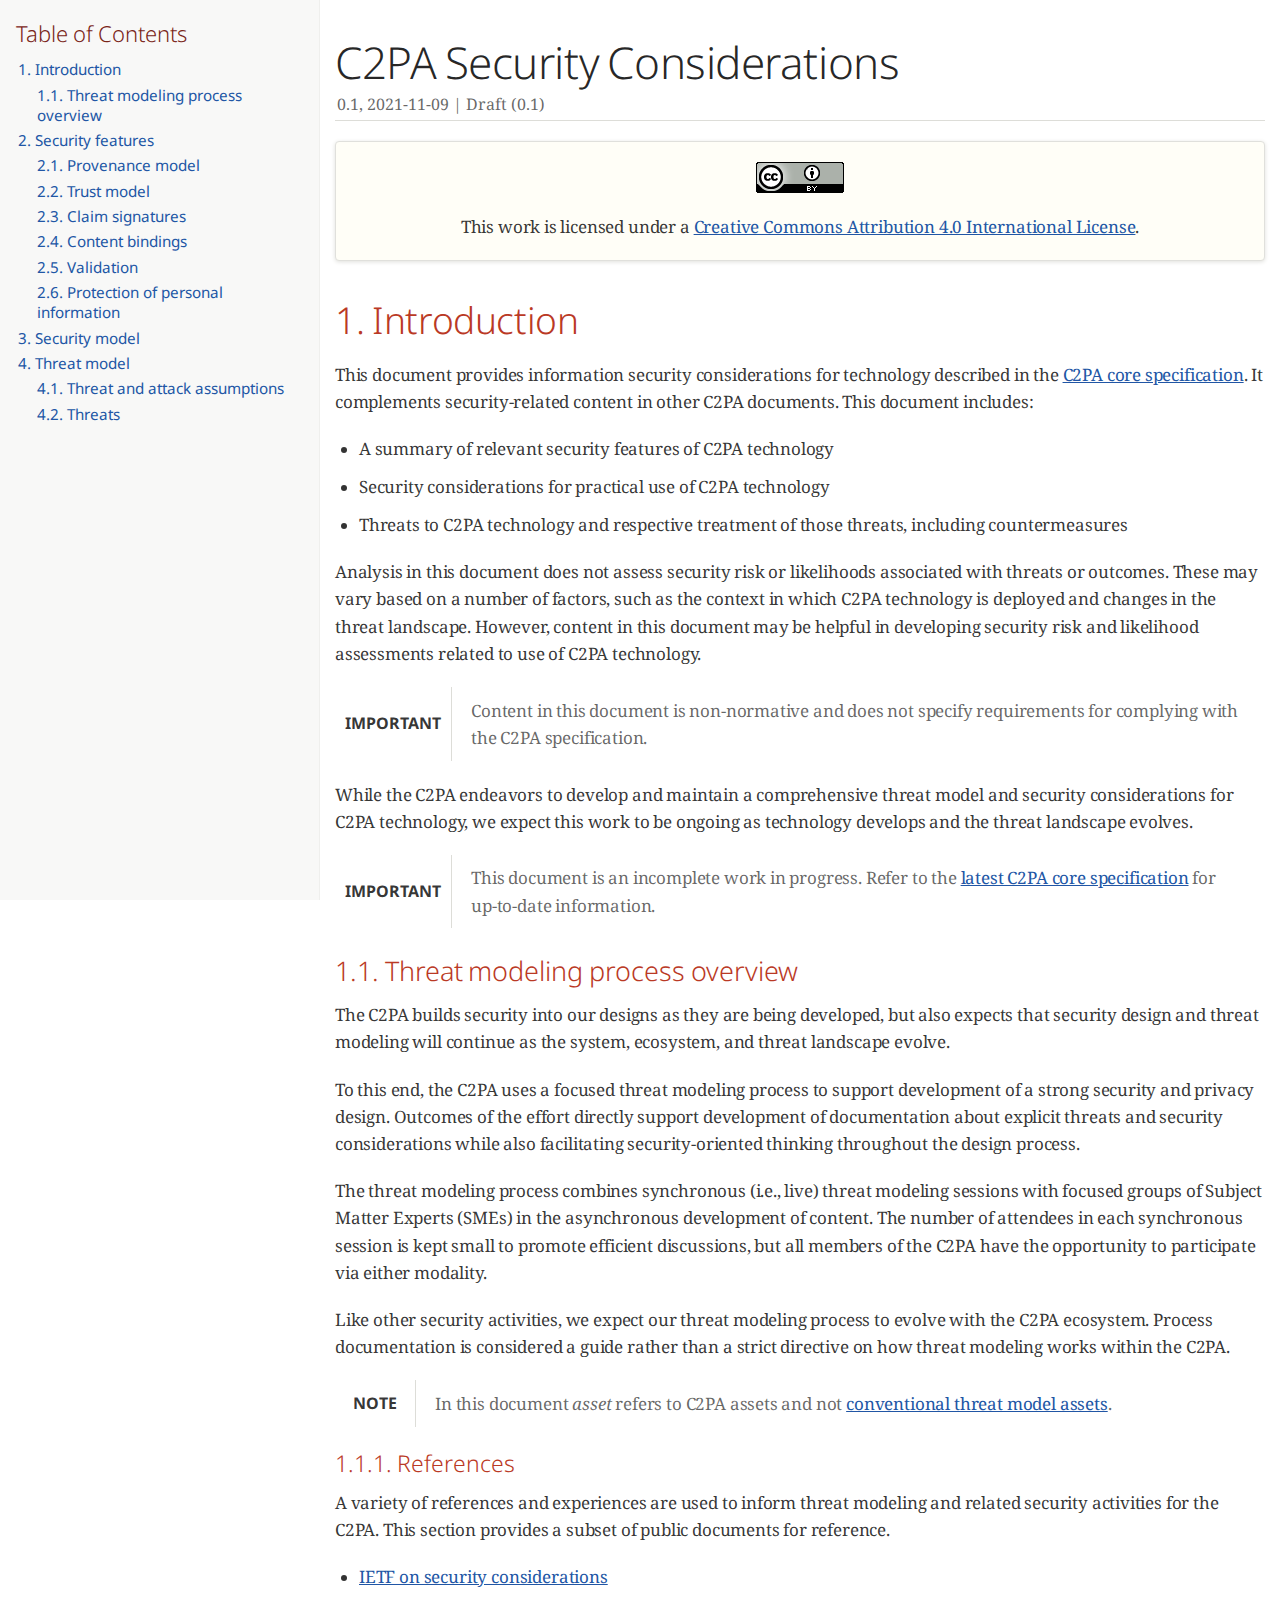
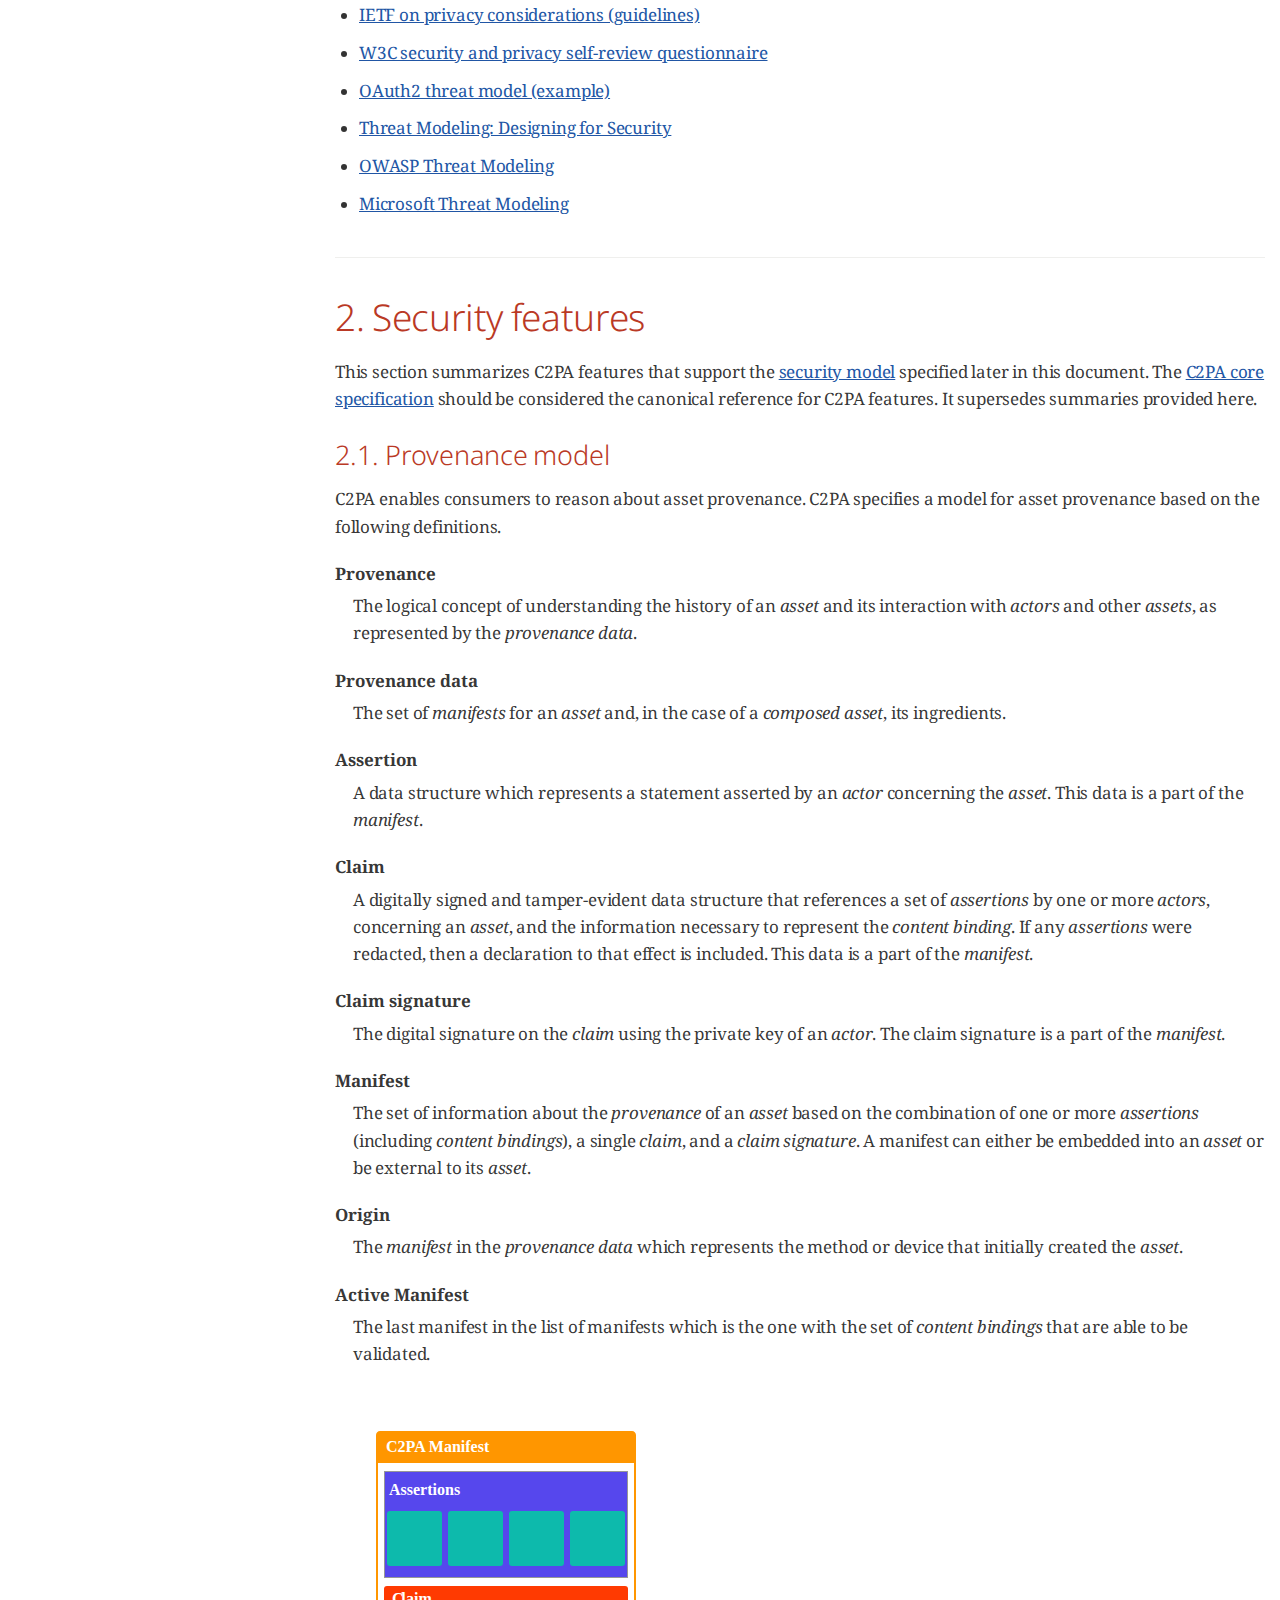
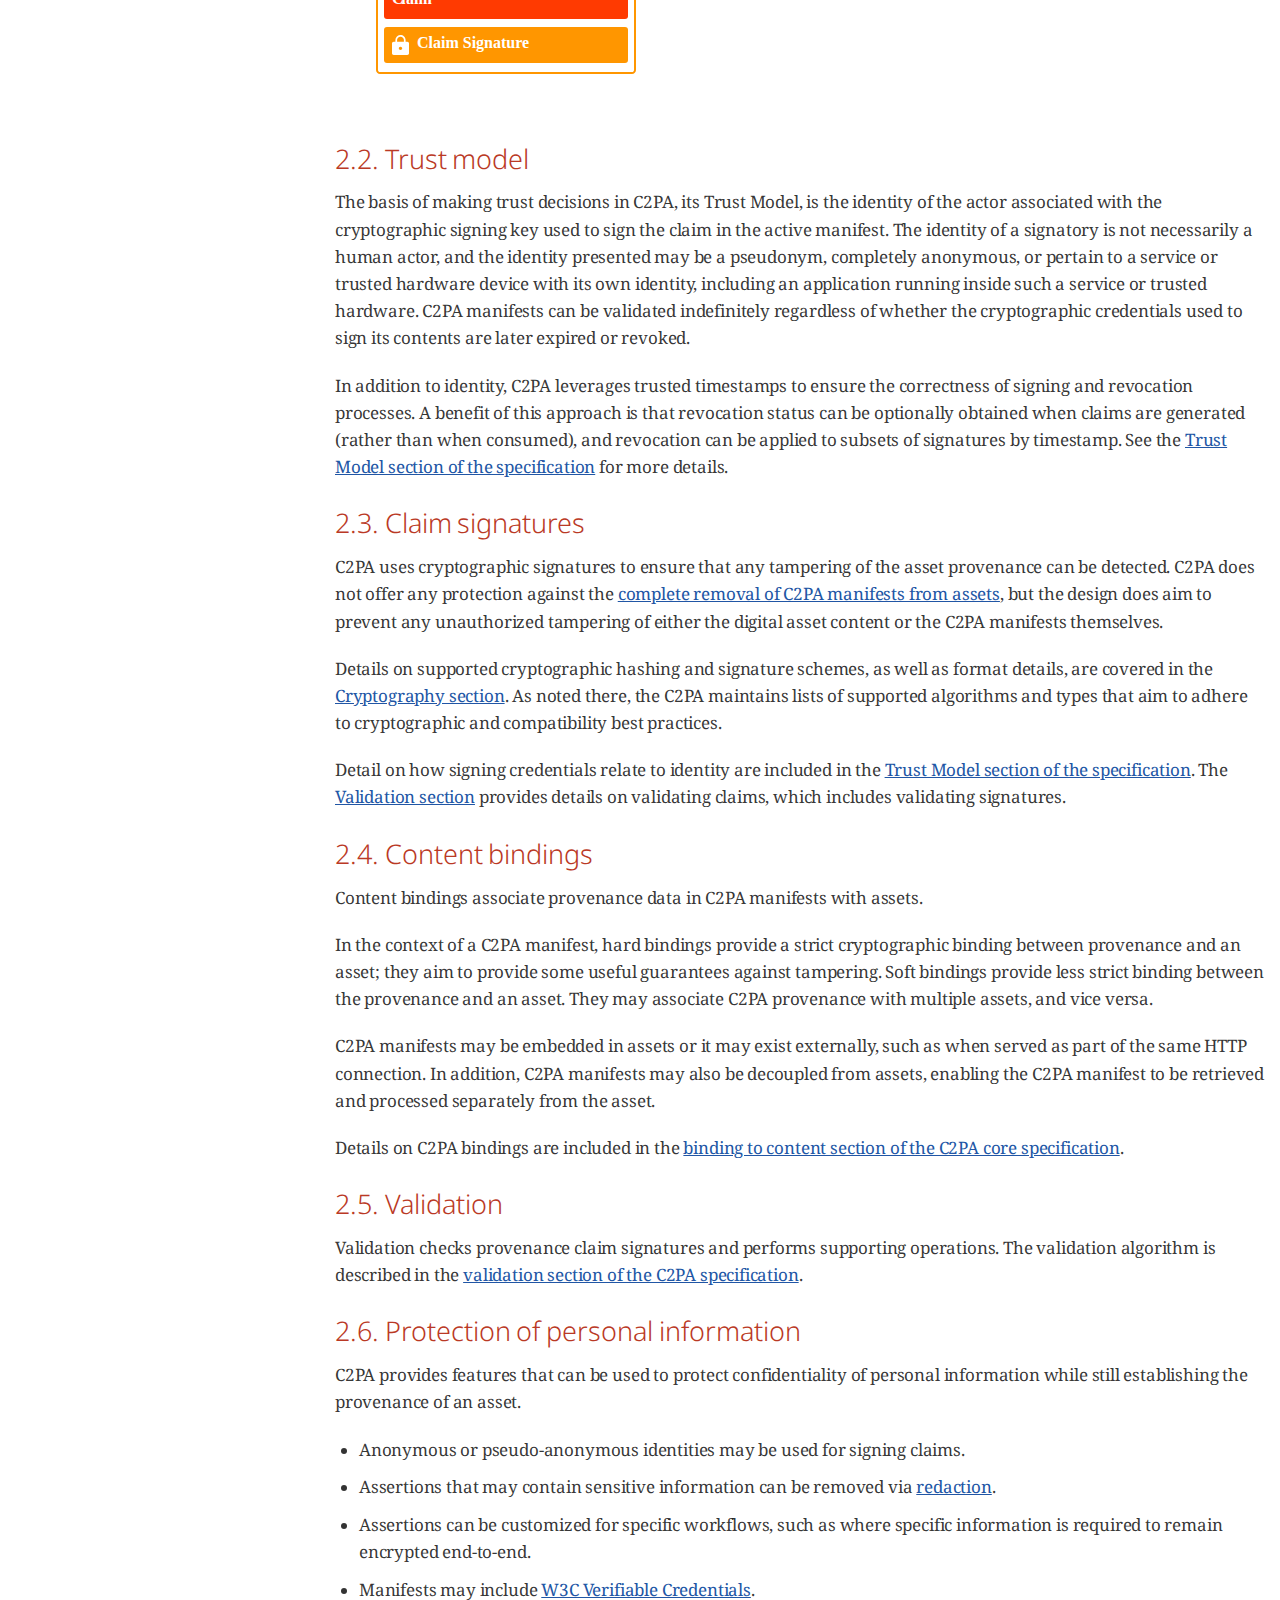
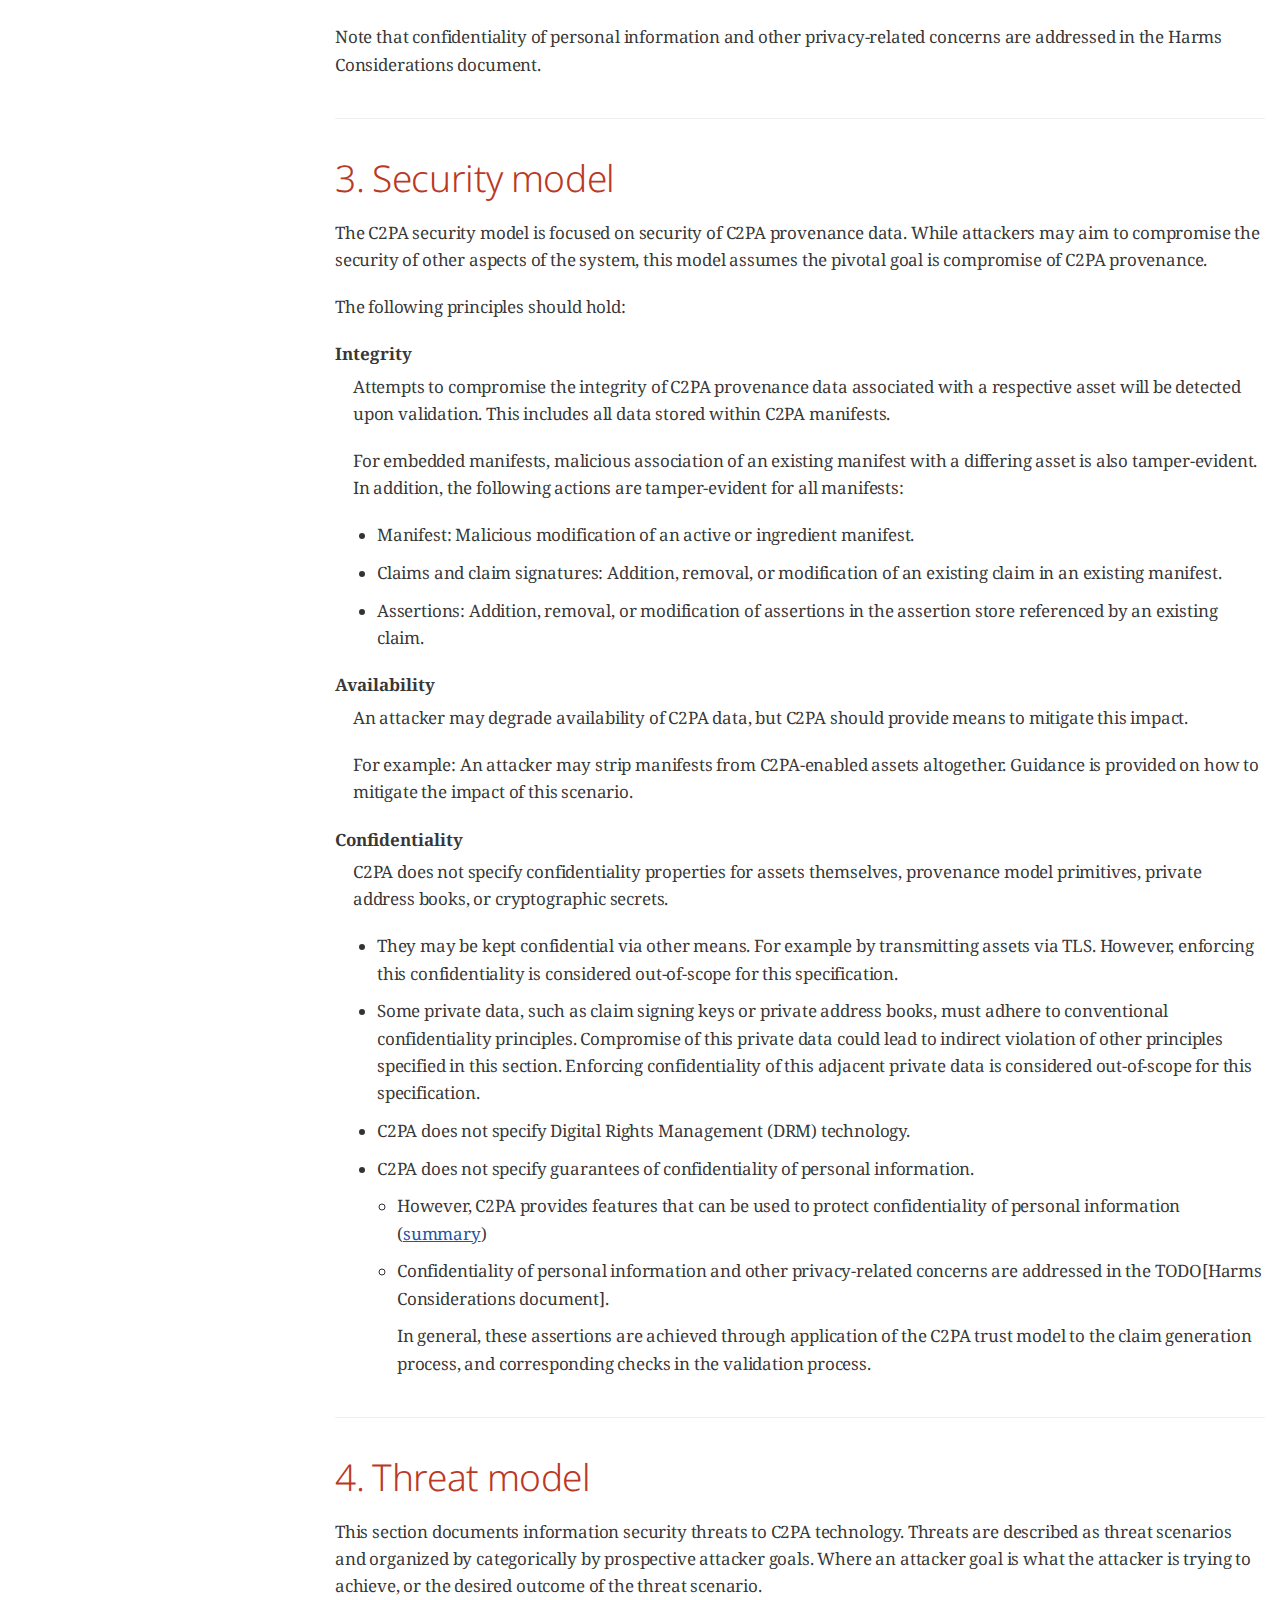
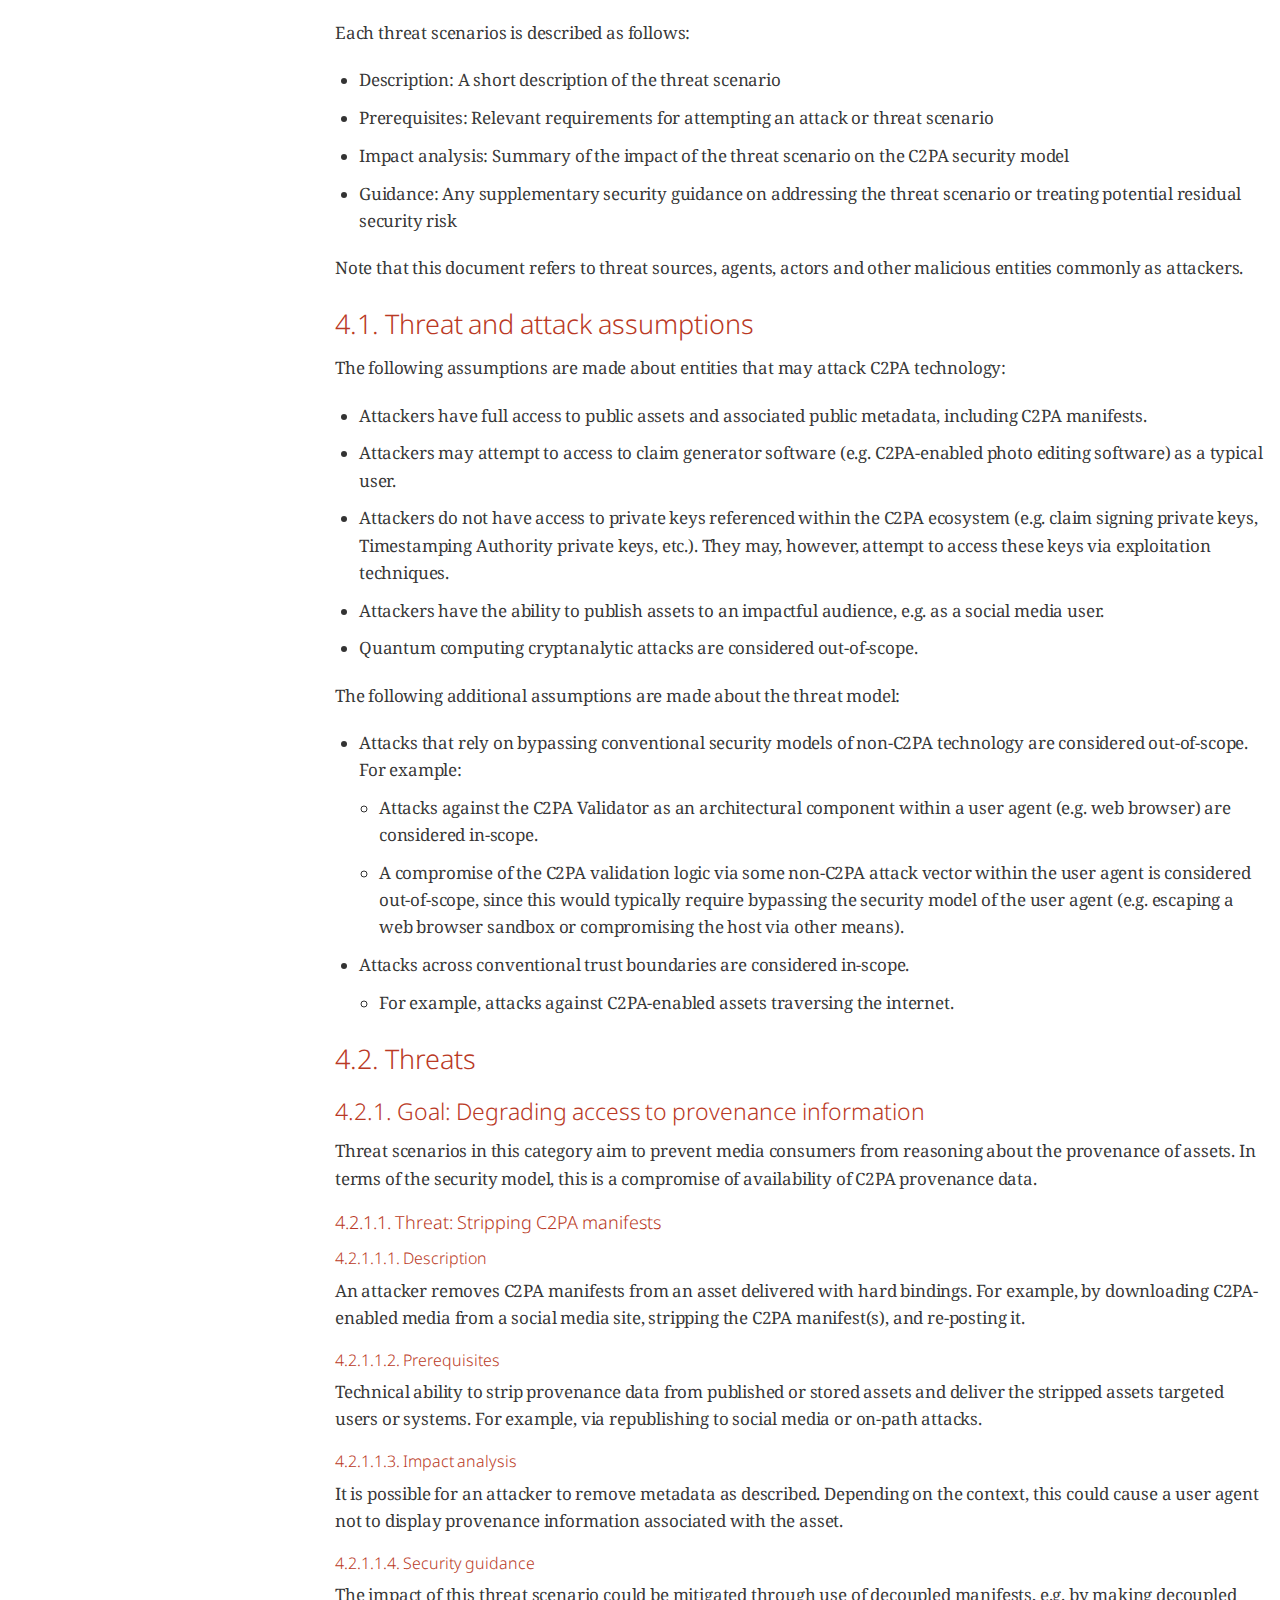
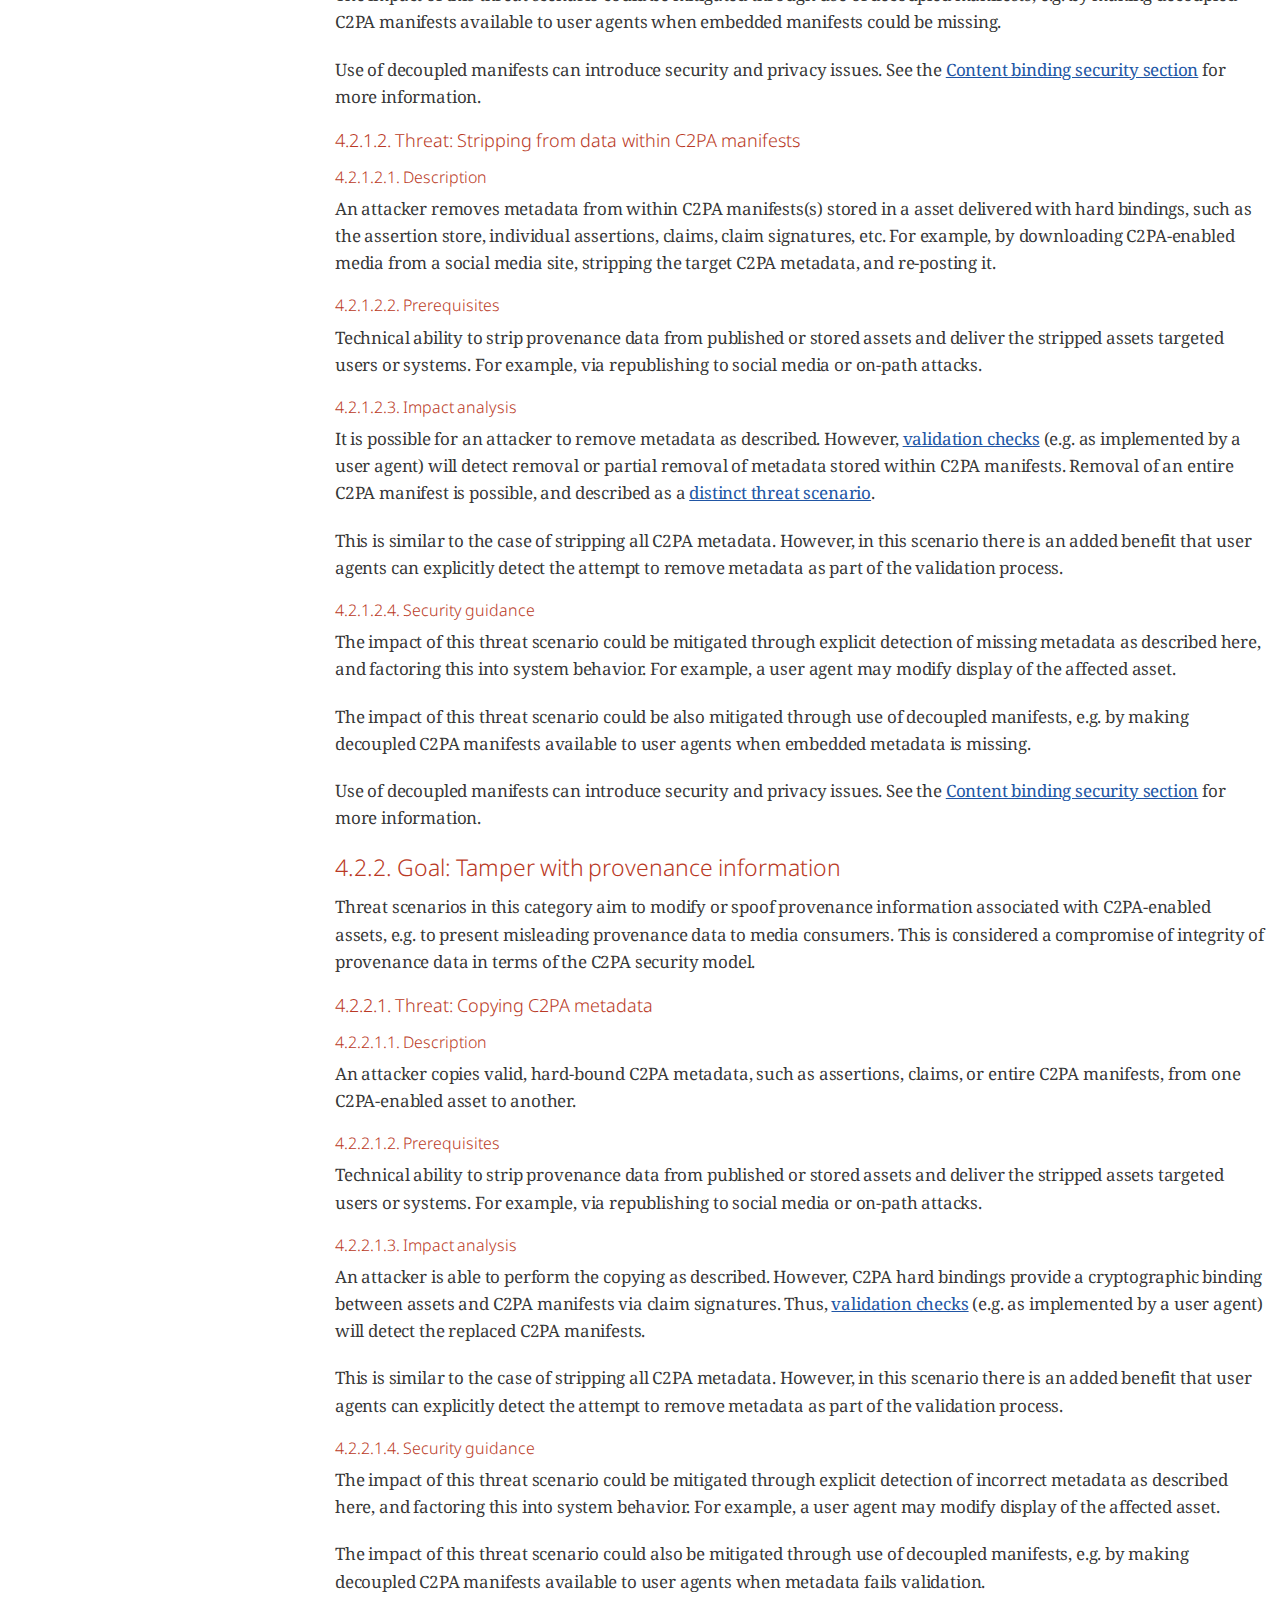
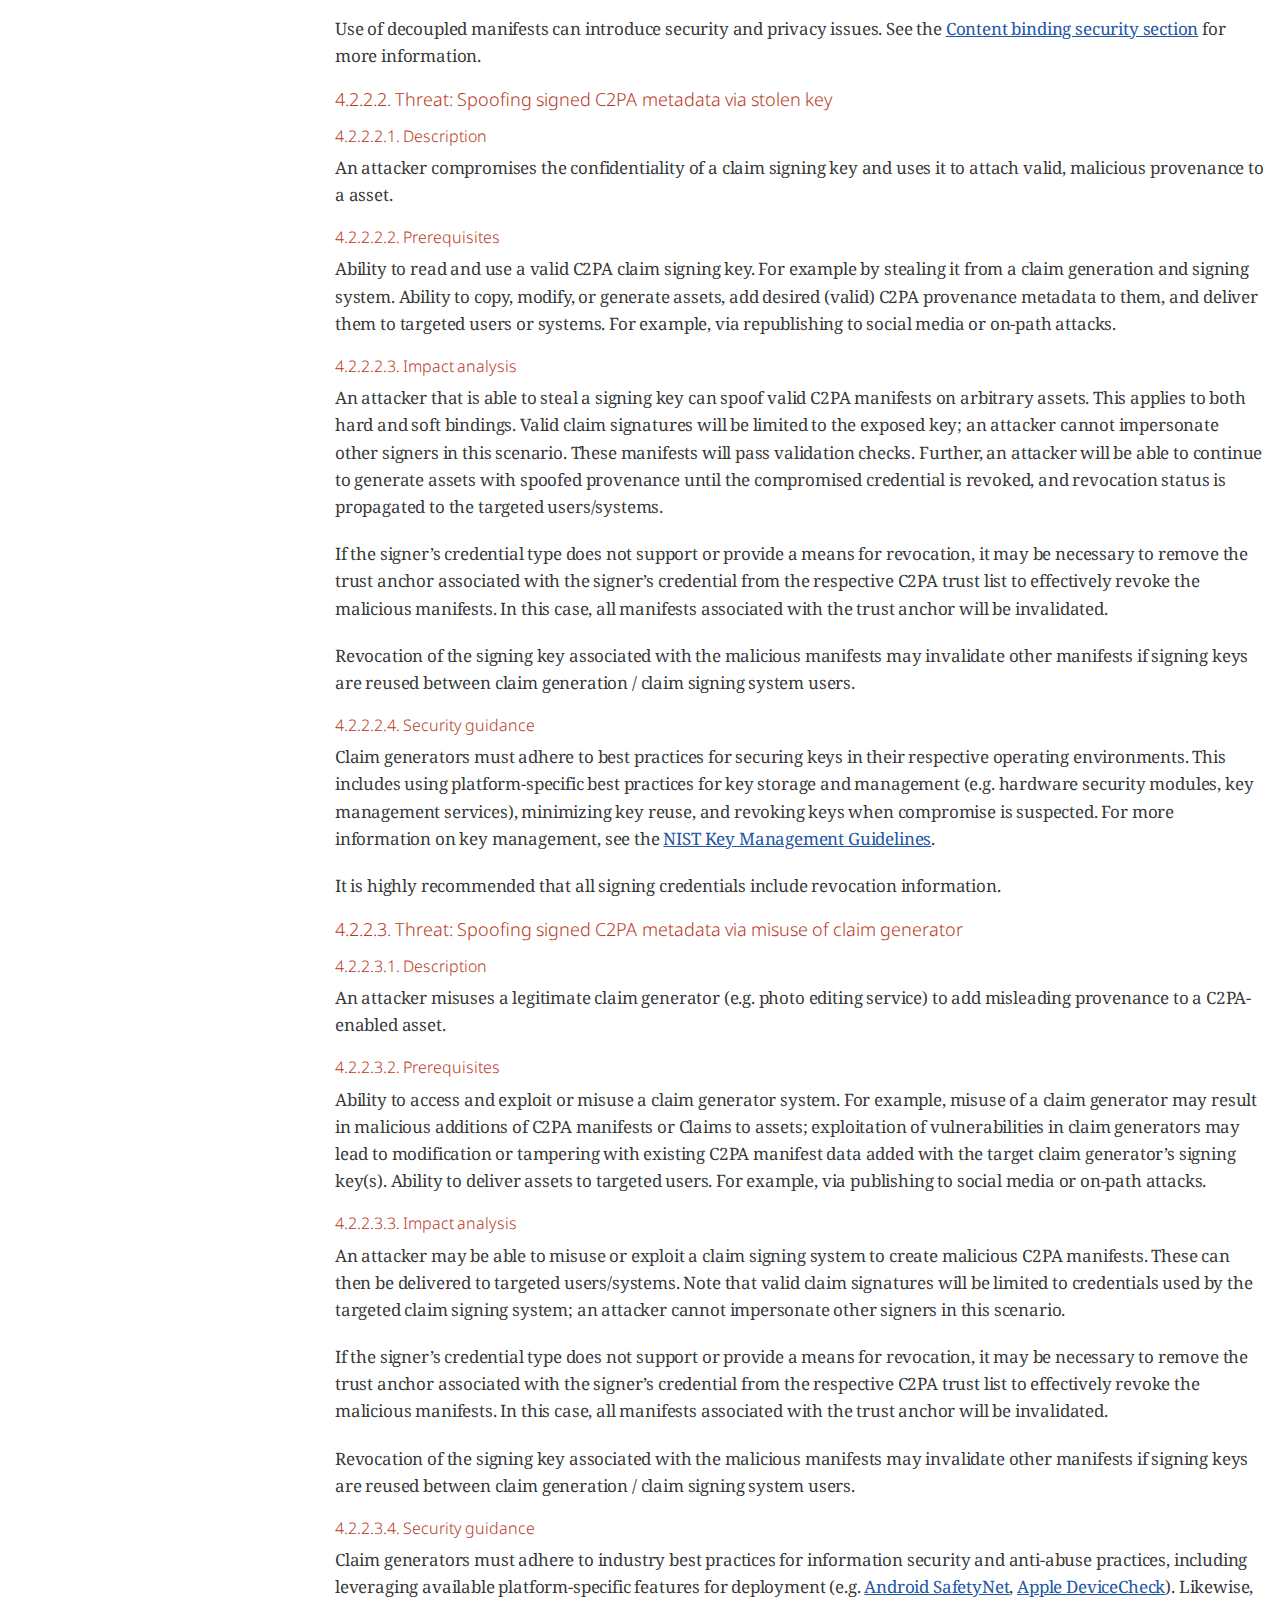
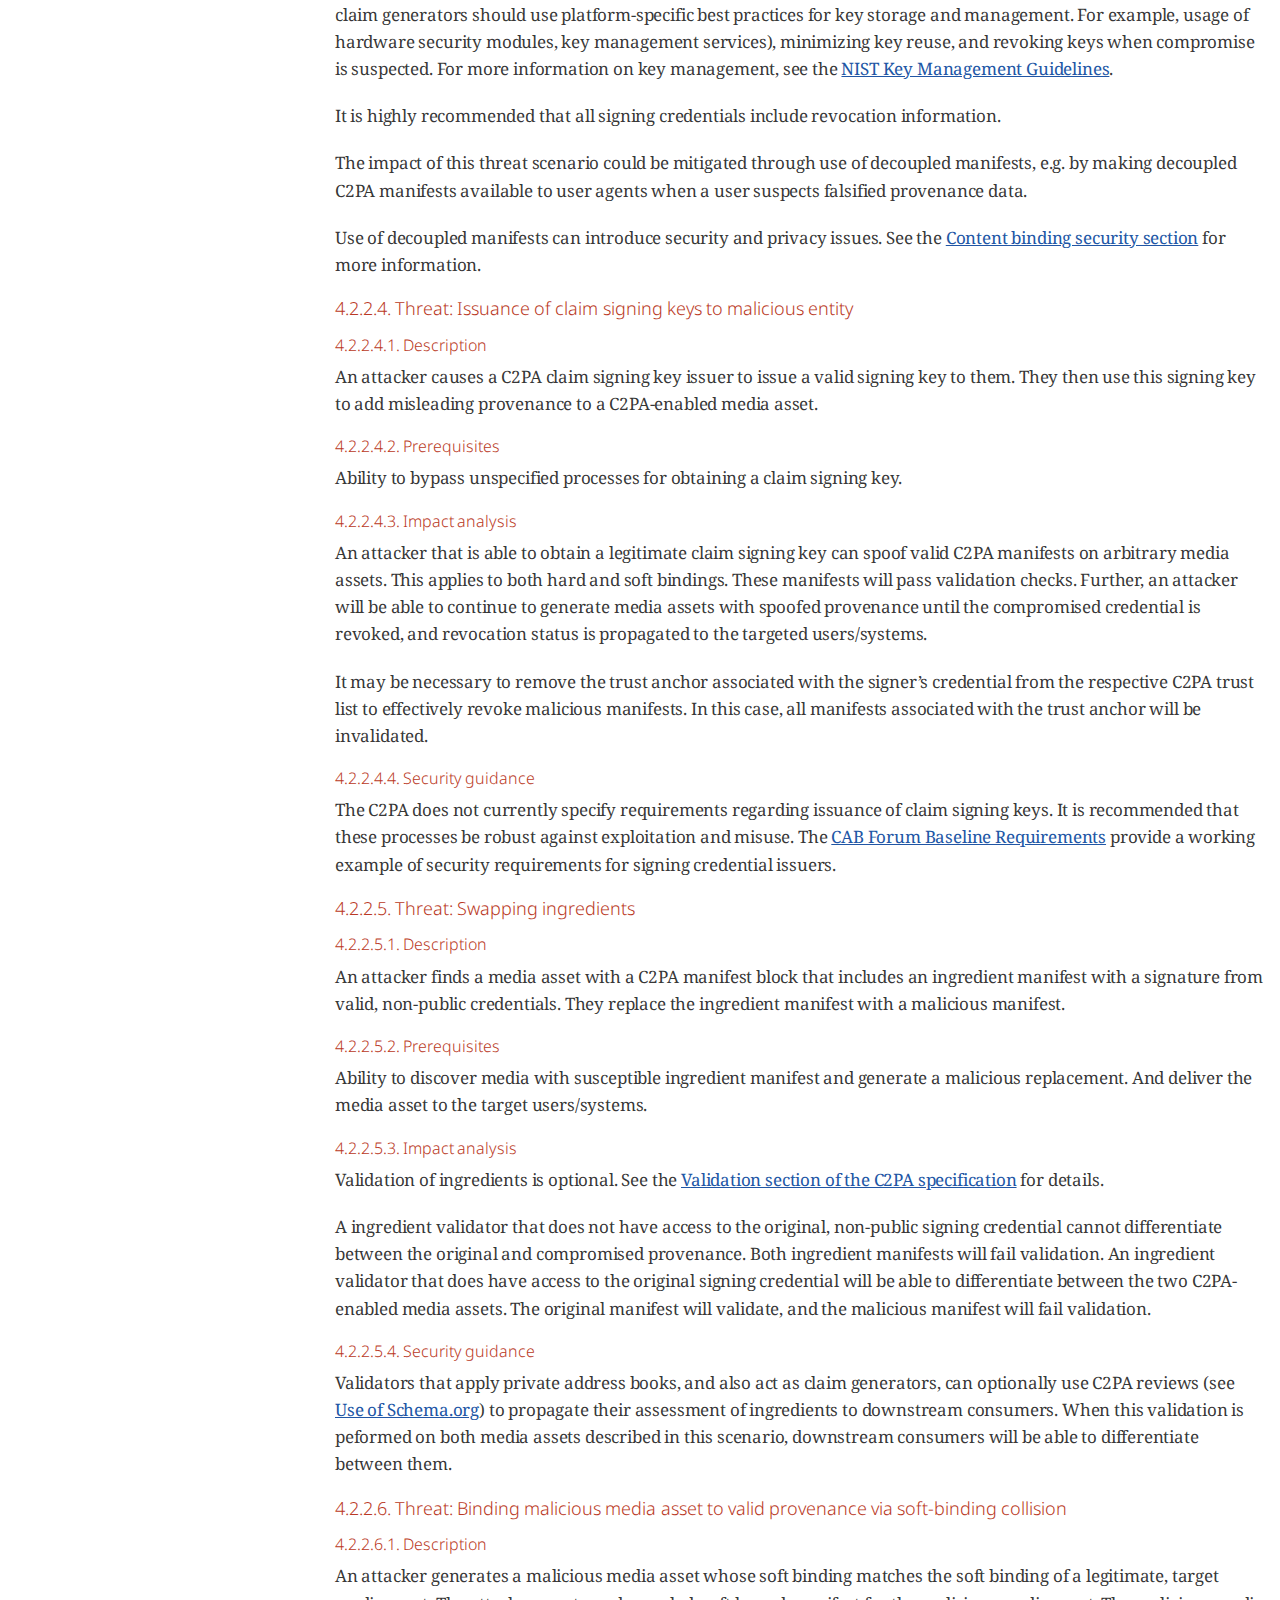
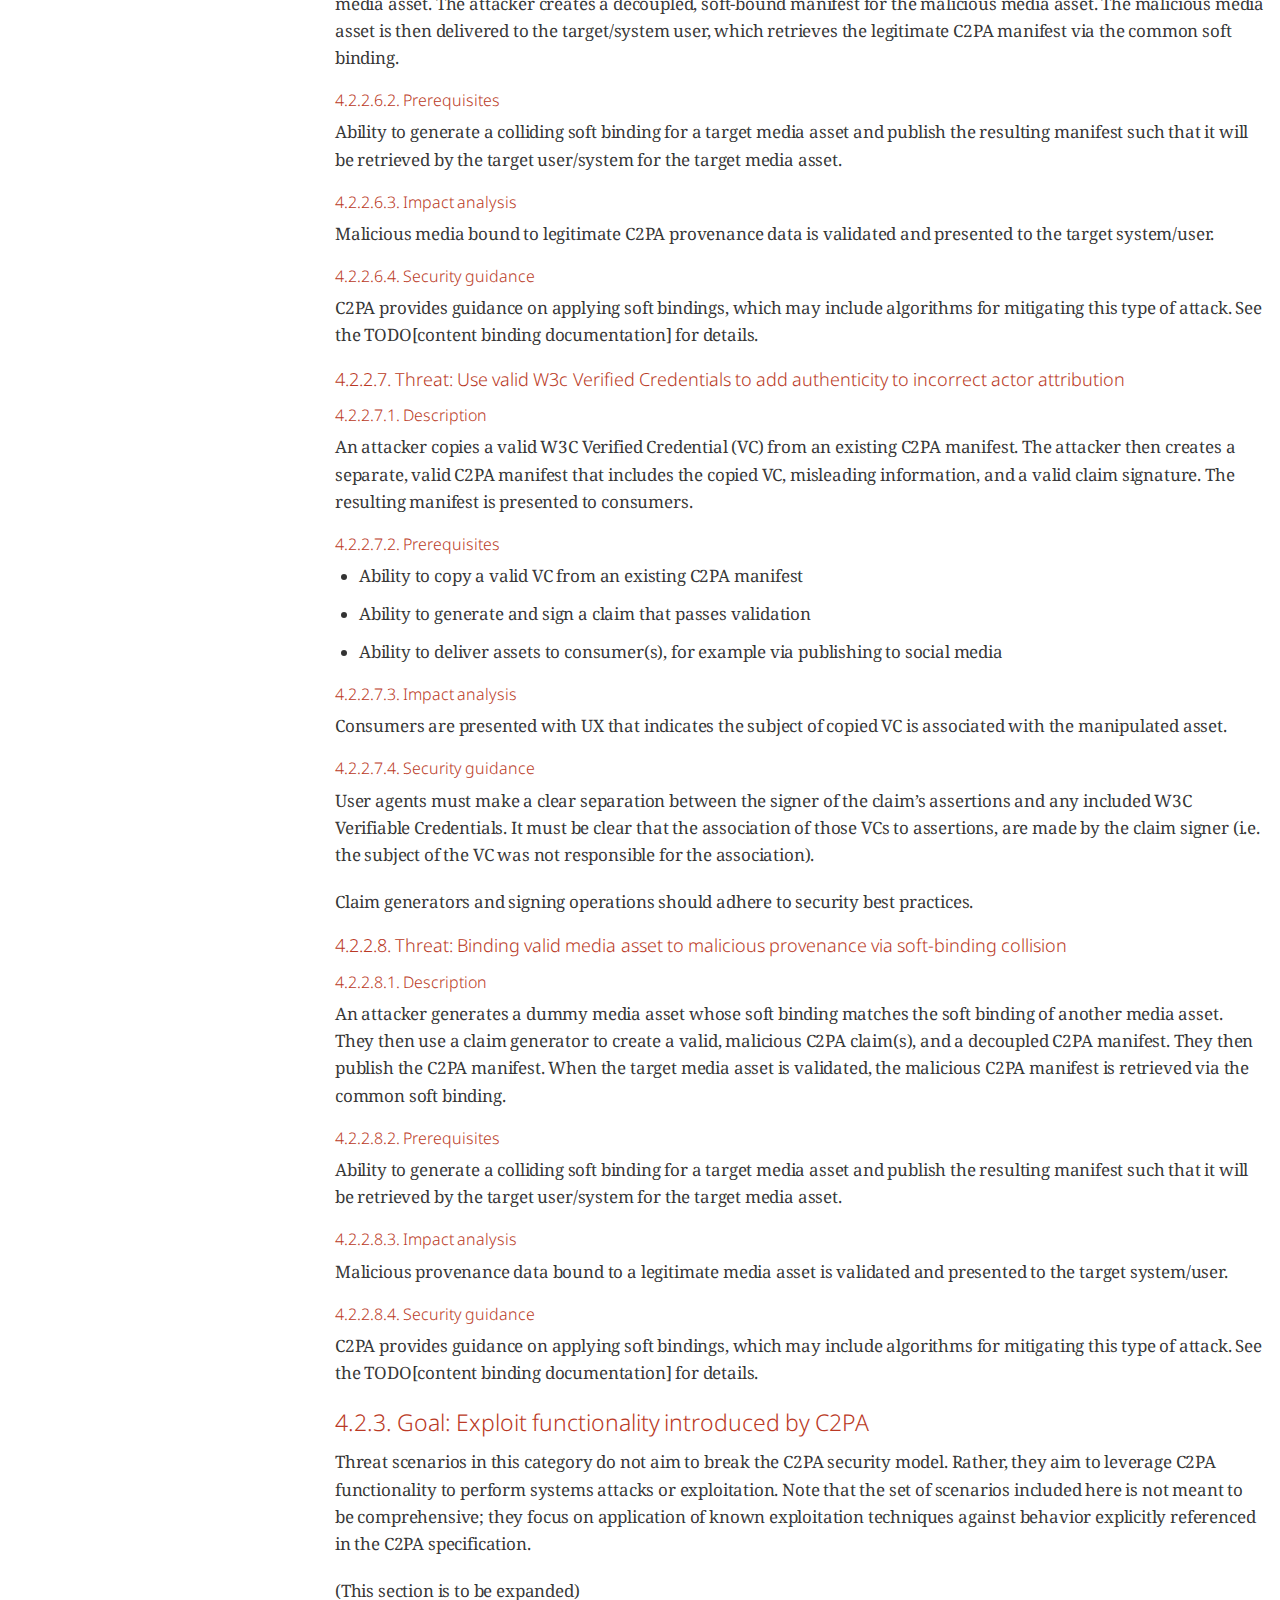
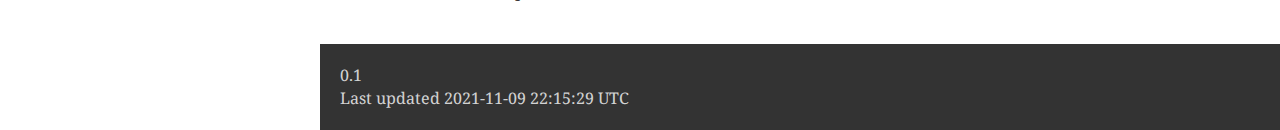
<file: docs/Security_Considerations.html>
<!DOCTYPE html>
<html lang="en">
<head>
<meta charset="UTF-8">
<meta http-equiv="X-UA-Compatible" content="IE=edge">
<meta name="viewport" content="width=device-width, initial-scale=1.0">
<meta name="generator" content="Asciidoctor 2.0.16">
<title>C2PA Security Considerations</title>
<style>
/* Asciidoctor default stylesheet | MIT License | https://asciidoctor.org */

/* Pick a font we're happy with */
@import url("//fonts.googleapis.com/css?family=Noto+Sans:300,600italic,400,400italic,600,600italic%7CNoto+Serif:400,400italic,700,700italic%7CDroid+Sans+Mono:400,700");

article,aside,details,figcaption,figure,footer,header,hgroup,main,nav,section,summary{display:block}
audio,canvas,video{display:inline-block}
audio:not([controls]){display:none;height:0}
[hidden],template{display:none}
script{display:none!important}
html{font-family:sans-serif;-ms-text-size-adjust:100%;-webkit-text-size-adjust:100%}
body{margin:0}
a{background:transparent}
a:focus{outline:thin dotted}
a:active,a:hover{outline:0}
h1{font-size:2em;margin:.67em 0}
abbr[title]{border-bottom:1px dotted}
b,strong{font-weight:bold}
dfn{font-style:italic}
hr{-moz-box-sizing:content-box;box-sizing:content-box;height:0}
mark{background:#ff0;color:#000}
code,kbd,pre,samp{font-family:monospace;font-size:1em}
pre{white-space:pre-wrap}
q{quotes:"\201C" "\201D" "\2018" "\2019"}
small{font-size:80%}
sub,sup{font-size:75%;line-height:0;position:relative;vertical-align:baseline}
sup{top:-.5em}
sub{bottom:-.25em}
img{border:0}
svg:not(:root){overflow:hidden}
figure{margin:0}
fieldset{border:1px solid silver;margin:0 2px;padding:.35em .625em .75em}
legend{border:0;padding:0}
button,input,select,textarea{font-family:inherit;font-size:100%;margin:0}
button,input{line-height:normal}
button,select{text-transform:none}
button,html input[type="button"],input[type="reset"],input[type="submit"]{-webkit-appearance:button;cursor:pointer}
button[disabled],html input[disabled]{cursor:default}
input[type="checkbox"],input[type="radio"]{box-sizing:border-box;padding:0}
input[type="search"]{-webkit-appearance:textfield;-moz-box-sizing:content-box;-webkit-box-sizing:content-box;box-sizing:content-box}
input[type="search"]::-webkit-search-cancel-button,input[type="search"]::-webkit-search-decoration{-webkit-appearance:none}
button::-moz-focus-inner,input::-moz-focus-inner{border:0;padding:0}
textarea{overflow:auto;vertical-align:top}
table{border-collapse:collapse;border-spacing:0}
*,*:before,*:after{-moz-box-sizing:border-box;-webkit-box-sizing:border-box;box-sizing:border-box}
html,body{font-size:100%}
body{background:#fff;color:rgba(0,0,0,.8);padding:0;margin:0;font-family:"Noto Serif","DejaVu Serif",serif;font-weight:400;font-style:normal;line-height:1;position:relative;cursor:auto}
a:hover{cursor:pointer}
img,object,embed{max-width:100%;height:auto}
object,embed{height:100%}
img{-ms-interpolation-mode:bicubic}
.left{float:left!important}
.right{float:right!important}
.text-left{text-align:left!important}
.text-right{text-align:right!important}
.text-center{text-align:center!important}
.text-justify{text-align:justify!important}
.hide{display:none}
body{-webkit-font-smoothing:antialiased}
img,object,svg{display:inline-block;vertical-align:middle}
textarea{height:auto;min-height:50px}
select{width:100%}
.center{margin-left:auto;margin-right:auto}
.spread{width:100%}
p.lead,.paragraph.lead>p,#preamble>.sectionbody>.paragraph:first-of-type p{font-size:1.21875em;line-height:1.6}
.subheader,.admonitionblock td.content>.title,.audioblock>.title,.exampleblock>.title,.imageblock>.title,.listingblock>.title,.literalblock>.title,.stemblock>.title,.openblock>.title,.paragraph>.title,.quoteblock>.title,table.tableblock>.title,.verseblock>.title,.videoblock>.title,.dlist>.title,.olist>.title,.ulist>.title,.qlist>.title,.hdlist>.title{line-height:1.45;color:#7a2518;font-weight:400;margin-top:0;margin-bottom:.25em}
div,dl,dt,dd,ul,ol,li,h1,h2,h3,#toctitle,.sidebarblock>.content>.title,h4,h5,h6,pre,form,p,blockquote,th,td{margin:0;padding:0;direction:ltr}
a{color:#2156a5;text-decoration:underline;line-height:inherit}
a:hover,a:focus{color:#1d4b8f}
a img{border:none}
p{font-family:inherit;font-weight:400;font-size:1em;line-height:1.6;margin-bottom:1.25em;text-rendering:optimizeLegibility}
p aside{font-size:.875em;line-height:1.35;font-style:italic}
h1,h2,h3,#toctitle,.sidebarblock>.content>.title,h4,h5,h6{font-family:"Noto Sans","DejaVu Sans",sans-serif;font-weight:300;font-style:normal;color:#ba3925;text-rendering:optimizeLegibility;margin-top:1em;margin-bottom:.5em;line-height:1.0125em}
h1 small,h2 small,h3 small,#toctitle small,.sidebarblock>.content>.title small,h4 small,h5 small,h6 small{font-size:60%;color:#e99b8f;line-height:0}
h1{font-size:2.125em}
h2{font-size:1.6875em}
h3,#toctitle,.sidebarblock>.content>.title{font-size:1.375em}
h4,h5{font-size:1.125em}
h6{font-size:1em}
hr{border:solid #ddddd8;border-width:1px 0 0;clear:both;margin:1.25em 0 1.1875em;height:0}
em,i{font-style:italic;line-height:inherit}
strong,b{font-weight:bold;line-height:inherit}
small{font-size:60%;line-height:inherit}
code{font-family:"Droid Sans Mono","DejaVu Sans Mono",monospace;font-weight:400;color:rgba(0,0,0,.9)}
ul,ol,dl{font-size:1em;line-height:1.6;margin-bottom:1.25em;list-style-position:outside;font-family:inherit}
ul,ol,ul.no-bullet,ol.no-bullet{margin-left:1.5em}
ul li ul,ul li ol{margin-left:1.25em;margin-bottom:0;font-size:1em}
ul.square li ul,ul.circle li ul,ul.disc li ul{list-style:inherit}
ul.square{list-style-type:square}
ul.circle{list-style-type:circle}
ul.disc{list-style-type:disc}
ul.no-bullet{list-style:none}
ol li ul,ol li ol{margin-left:1.25em;margin-bottom:0}
dl dt{margin-bottom:.3125em;font-weight:bold}
dl dd{margin-bottom:1.25em}
abbr,acronym{text-transform:uppercase;font-size:90%;color:rgba(0,0,0,.8);border-bottom:1px dotted #ddd;cursor:help}
abbr{text-transform:none}
blockquote{margin:0 0 1.25em;padding:.5625em 1.25em 0 1.1875em;border-left:1px solid #ddd}
blockquote cite{display:block;font-size:.9375em;color:rgba(0,0,0,.6)}
blockquote cite:before{content:"\2014 \0020"}
blockquote cite a,blockquote cite a:visited{color:rgba(0,0,0,.6)}
blockquote,blockquote p{line-height:1.6;color:rgba(0,0,0,.85)}
@media only screen and (min-width:768px){h1,h2,h3,#toctitle,.sidebarblock>.content>.title,h4,h5,h6{line-height:1.2}
h1{font-size:2.75em}
h2{font-size:2.3125em}
h3,#toctitle,.sidebarblock>.content>.title{font-size:1.6875em}
h4{font-size:1.4375em}}
table{background:#fff;margin-bottom:1.25em;border:solid 1px #dedede}
table thead,table tfoot{background:#f7f8f7;font-weight:bold}
table thead tr th,table thead tr td,table tfoot tr th,table tfoot tr td{padding:.5em .625em .625em;font-size:inherit;color:rgba(0,0,0,.8);text-align:left}
table tr th,table tr td{padding:.5625em .625em;font-size:inherit;color:rgba(0,0,0,.8)}
table tr.even,table tr.alt,table tr:nth-of-type(even){background:#f8f8f7}
table thead tr th,table tfoot tr th,table tbody tr td,table tr td,table tfoot tr td{display:table-cell;line-height:1.6}
body{tab-size:4}
h1,h2,h3,#toctitle,.sidebarblock>.content>.title,h4,h5,h6{line-height:1.2;word-spacing:-.05em}
h1 strong,h2 strong,h3 strong,#toctitle strong,.sidebarblock>.content>.title strong,h4 strong,h5 strong,h6 strong{font-weight:400}
.clearfix:before,.clearfix:after,.float-group:before,.float-group:after{content:" ";display:table}
.clearfix:after,.float-group:after{clear:both}
*:not(pre)>code{font-size:.9375em;font-style:normal!important;letter-spacing:0;padding:.1em .5ex;word-spacing:-.15em;background-color:#f7f7f8;-webkit-border-radius:4px;border-radius:4px;line-height:1.45;text-rendering:optimizeSpeed}
pre,pre>code{line-height:1.45;color:rgba(0,0,0,.9);font-family:"Droid Sans Mono","DejaVu Sans Mono",monospace;font-weight:400;text-rendering:optimizeSpeed}
.keyseq{color:rgba(51,51,51,.8)}
kbd{font-family:"Droid Sans Mono","DejaVu Sans Mono",monospace;display:inline-block;color:rgba(0,0,0,.8);font-size:.65em;line-height:1.45;background-color:#f7f7f7;border:1px solid #ccc;-webkit-border-radius:3px;border-radius:3px;-webkit-box-shadow:0 1px 0 rgba(0,0,0,.2),0 0 0 .1em white inset;box-shadow:0 1px 0 rgba(0,0,0,.2),0 0 0 .1em #fff inset;margin:0 .15em;padding:.2em .5em;vertical-align:middle;position:relative;top:-.1em;white-space:nowrap}
.keyseq kbd:first-child{margin-left:0}
.keyseq kbd:last-child{margin-right:0}
.menuseq,.menu{color:rgba(0,0,0,.8)}
b.button:before,b.button:after{position:relative;top:-1px;font-weight:400}
b.button:before{content:"[";padding:0 3px 0 2px}
b.button:after{content:"]";padding:0 2px 0 3px}
p a>code:hover{color:rgba(0,0,0,.9)}
#header,#content,#footnotes,#footer{width:100%;margin-left:auto;margin-right:auto;margin-top:0;margin-bottom:0;max-width:62.5em;*zoom:1;position:relative;padding-left:.9375em;padding-right:.9375em}
#header:before,#header:after,#content:before,#content:after,#footnotes:before,#footnotes:after,#footer:before,#footer:after{content:" ";display:table}
#header:after,#content:after,#footnotes:after,#footer:after{clear:both}
#content{margin-top:1.25em}
#content:before{content:none}
#header>h1:first-child{color:rgba(0,0,0,.85);margin-top:2.25rem;margin-bottom:0}
#header>h1:first-child+#toc{margin-top:8px;border-top:1px solid #ddddd8}
#header>h1:only-child,body.toc2 #header>h1:nth-last-child(2){border-bottom:1px solid #ddddd8;padding-bottom:8px}
#header .details{border-bottom:1px solid #ddddd8;line-height:1.45;padding-top:.25em;padding-bottom:.25em;padding-left:.25em;color:rgba(0,0,0,.6);display:-ms-flexbox;display:-webkit-flex;display:flex;-ms-flex-flow:row wrap;-webkit-flex-flow:row wrap;flex-flow:row wrap}
#header .details span:first-child{margin-left:-.125em}
#header .details span.email a{color:rgba(0,0,0,.85)}
#header .details br{display:none}
#header .details br+span:before{content:"\00a0\2013\00a0"}
#header .details br+span.author:before{content:"\00a0\22c5\00a0";color:rgba(0,0,0,.85)}
#header .details br+span#revremark:before{content:"\00a0|\00a0"}
#header #revnumber{text-transform:capitalize}
#header #revnumber:after{content:"\00a0"}
#content>h1:first-child:not([class]){color:rgba(0,0,0,.85);border-bottom:1px solid #ddddd8;padding-bottom:8px;margin-top:0;padding-top:1rem;margin-bottom:1.25rem}
#toc{border-bottom:1px solid #efefed;padding-bottom:.5em}
#toc>ul{margin-left:.125em}
#toc ul.sectlevel0>li>a{font-style:italic}
#toc ul.sectlevel0 ul.sectlevel1{margin:.5em 0}
#toc ul{font-family:"Noto Sans","DejaVu Sans",sans-serif;list-style-type:none}
#toc li{line-height:1.3334;margin-top:.3334em}
#toc a{text-decoration:none}
#toc a:active{text-decoration:underline}
#toctitle{color:#7a2518;font-size:1.2em}
@media only screen and (min-width:768px){#toctitle{font-size:1.375em}
body.toc2{padding-left:15em;padding-right:0}
#toc.toc2{margin-top:0!important;background-color:#f8f8f7;position:fixed;width:15em;left:0;top:0;border-right:1px solid #efefed;border-top-width:0!important;border-bottom-width:0!important;z-index:1000;padding:1.25em 1em;height:100%;overflow:auto}
#toc.toc2 #toctitle{margin-top:0;margin-bottom:.8rem;font-size:1.2em}
#toc.toc2>ul{font-size:.9em;margin-bottom:0}
#toc.toc2 ul ul{margin-left:0;padding-left:1em}
#toc.toc2 ul.sectlevel0 ul.sectlevel1{padding-left:0;margin-top:.5em;margin-bottom:.5em}
body.toc2.toc-right{padding-left:0;padding-right:15em}
body.toc2.toc-right #toc.toc2{border-right-width:0;border-left:1px solid #efefed;left:auto;right:0}}
@media only screen and (min-width:1280px){body.toc2{padding-left:20em;padding-right:0}
#toc.toc2{width:20em}
#toc.toc2 #toctitle{font-size:1.375em}
#toc.toc2>ul{font-size:.95em}
#toc.toc2 ul ul{padding-left:1.25em}
body.toc2.toc-right{padding-left:0;padding-right:20em}}
#content #toc{border-style:solid;border-width:1px;border-color:#e0e0dc;margin-bottom:1.25em;padding:1.25em;background:#f8f8f7;-webkit-border-radius:4px;border-radius:4px}
#content #toc>:first-child{margin-top:0}
#content #toc>:last-child{margin-bottom:0}
#footer{max-width:100%;background-color:rgba(0,0,0,.8);padding:1.25em}
#footer-text{color:rgba(255,255,255,.8);line-height:1.44}
.sect1{padding-bottom:.625em}
@media only screen and (min-width:768px){.sect1{padding-bottom:1.25em}}
.sect1+.sect1{border-top:1px solid #efefed}
#content h1>a.anchor,h2>a.anchor,h3>a.anchor,#toctitle>a.anchor,.sidebarblock>.content>.title>a.anchor,h4>a.anchor,h5>a.anchor,h6>a.anchor{position:absolute;z-index:1001;width:1.5ex;margin-left:-1.5ex;display:block;text-decoration:none!important;visibility:hidden;text-align:center;font-weight:400}
#content h1>a.anchor:before,h2>a.anchor:before,h3>a.anchor:before,#toctitle>a.anchor:before,.sidebarblock>.content>.title>a.anchor:before,h4>a.anchor:before,h5>a.anchor:before,h6>a.anchor:before{content:"\00A7";font-size:.85em;display:block;padding-top:.1em}
#content h1:hover>a.anchor,#content h1>a.anchor:hover,h2:hover>a.anchor,h2>a.anchor:hover,h3:hover>a.anchor,#toctitle:hover>a.anchor,.sidebarblock>.content>.title:hover>a.anchor,h3>a.anchor:hover,#toctitle>a.anchor:hover,.sidebarblock>.content>.title>a.anchor:hover,h4:hover>a.anchor,h4>a.anchor:hover,h5:hover>a.anchor,h5>a.anchor:hover,h6:hover>a.anchor,h6>a.anchor:hover{visibility:visible}
#content h1>a.link,h2>a.link,h3>a.link,#toctitle>a.link,.sidebarblock>.content>.title>a.link,h4>a.link,h5>a.link,h6>a.link{color:#ba3925;text-decoration:none}
#content h1>a.link:hover,h2>a.link:hover,h3>a.link:hover,#toctitle>a.link:hover,.sidebarblock>.content>.title>a.link:hover,h4>a.link:hover,h5>a.link:hover,h6>a.link:hover{color:#a53221}
.audioblock,.imageblock,.literalblock,.listingblock,.stemblock,.videoblock{margin-bottom:1.25em}
.admonitionblock td.content>.title,.audioblock>.title,.exampleblock>.title,.imageblock>.title,.listingblock>.title,.literalblock>.title,.stemblock>.title,.openblock>.title,.paragraph>.title,.quoteblock>.title,table.tableblock>.title,.verseblock>.title,.videoblock>.title,.dlist>.title,.olist>.title,.ulist>.title,.qlist>.title,.hdlist>.title{text-rendering:optimizeLegibility;text-align:left;font-family:"Noto Serif","DejaVu Serif",serif;font-size:1rem;font-style:italic}
table.tableblock>caption.title{white-space:nowrap;overflow:visible;max-width:0}
.paragraph.lead>p,#preamble>.sectionbody>.paragraph:first-of-type p{color:rgba(0,0,0,.85)}
table.tableblock #preamble>.sectionbody>.paragraph:first-of-type p{font-size:inherit}
.admonitionblock>table{border-collapse:separate;border:0;background:none;width:100%}
.admonitionblock>table td.icon{text-align:center;width:80px}
.admonitionblock>table td.icon img{max-width:none}
.admonitionblock>table td.icon .title{font-weight:bold;font-family:"Noto Sans","DejaVu Sans",sans-serif;text-transform:uppercase}
.admonitionblock>table td.content{padding-left:1.125em;padding-right:1.25em;border-left:1px solid #ddddd8;color:rgba(0,0,0,.6)}
.admonitionblock>table td.content>:last-child>:last-child{margin-bottom:0}
.exampleblock>.content{border-style:solid;border-width:1px;border-color:#e6e6e6;margin-bottom:1.25em;padding:1.25em;background:#fff;-webkit-border-radius:4px;border-radius:4px}
.exampleblock>.content>:first-child{margin-top:0}
.exampleblock>.content>:last-child{margin-bottom:0}
.sidebarblock{border-style:solid;border-width:1px;border-color:#e0e0dc;margin-bottom:1.25em;padding:1.25em;background:#f8f8f7;-webkit-border-radius:4px;border-radius:4px}
.sidebarblock>:first-child{margin-top:0}
.sidebarblock>:last-child{margin-bottom:0}
.sidebarblock>.content>.title{color:#7a2518;margin-top:0;text-align:center}
.exampleblock>.content>:last-child>:last-child,.exampleblock>.content .olist>ol>li:last-child>:last-child,.exampleblock>.content .ulist>ul>li:last-child>:last-child,.exampleblock>.content .qlist>ol>li:last-child>:last-child,.sidebarblock>.content>:last-child>:last-child,.sidebarblock>.content .olist>ol>li:last-child>:last-child,.sidebarblock>.content .ulist>ul>li:last-child>:last-child,.sidebarblock>.content .qlist>ol>li:last-child>:last-child{margin-bottom:0}
.literalblock pre,.listingblock pre:not(.highlight),.listingblock pre[class="highlight"],.listingblock pre[class^="highlight "],.listingblock pre.CodeRay,.listingblock pre.prettyprint{background:#f7f7f8}
.sidebarblock .literalblock pre,.sidebarblock .listingblock pre:not(.highlight),.sidebarblock .listingblock pre[class="highlight"],.sidebarblock .listingblock pre[class^="highlight "],.sidebarblock .listingblock pre.CodeRay,.sidebarblock .listingblock pre.prettyprint{background:#f2f1f1}
.literalblock pre,.literalblock pre[class],.listingblock pre,.listingblock pre[class]{-webkit-border-radius:4px;border-radius:4px;word-wrap:break-word;padding:1em;font-size:.8125em}
.literalblock pre.nowrap,.literalblock pre[class].nowrap,.listingblock pre.nowrap,.listingblock pre[class].nowrap{overflow-x:auto;white-space:pre;word-wrap:normal}
@media only screen and (min-width:768px){.literalblock pre,.literalblock pre[class],.listingblock pre,.listingblock pre[class]{font-size:.90625em}}
@media only screen and (min-width:1280px){.literalblock pre,.literalblock pre[class],.listingblock pre,.listingblock pre[class]{font-size:1em}}
.literalblock.output pre{color:#f7f7f8;background-color:rgba(0,0,0,.9)}
.listingblock pre.highlightjs{padding:0}
.listingblock pre.highlightjs>code{padding:1em;-webkit-border-radius:4px;border-radius:4px}
.listingblock pre.prettyprint{border-width:0}
.listingblock>.content{position:relative}
.listingblock code[data-lang]:before{display:none;content:attr(data-lang);position:absolute;font-size:.75em;top:.425rem;right:.5rem;line-height:1;text-transform:uppercase;color:#999}
.listingblock:hover code[data-lang]:before{display:block}
.listingblock.terminal pre .command:before{content:attr(data-prompt);padding-right:.5em;color:#999}
.listingblock.terminal pre .command:not([data-prompt]):before{content:"$"}
table.pyhltable{border-collapse:separate;border:0;margin-bottom:0;background:none}
table.pyhltable td{vertical-align:top;padding-top:0;padding-bottom:0;line-height:1.45}
table.pyhltable td.code{padding-left:.75em;padding-right:0}
pre.pygments .lineno,table.pyhltable td:not(.code){color:#999;padding-left:0;padding-right:.5em;border-right:1px solid #ddddd8}
pre.pygments .lineno{display:inline-block;margin-right:.25em}
table.pyhltable .linenodiv{background:none!important;padding-right:0!important}
.quoteblock{margin:0 1em 1.25em 1.5em;display:table}
.quoteblock>.title{margin-left:-1.5em;margin-bottom:.75em}
.quoteblock blockquote,.quoteblock blockquote p{color:rgba(0,0,0,.85);font-size:1.15rem;line-height:1.75;word-spacing:.1em;letter-spacing:0;font-style:italic;text-align:justify}
.quoteblock blockquote{margin:0;padding:0;border:0}
.quoteblock blockquote:before{content:"\201c";float:left;font-size:2.75em;font-weight:bold;line-height:.6em;margin-left:-.6em;color:#7a2518;text-shadow:0 1px 2px rgba(0,0,0,.1)}
.quoteblock blockquote>.paragraph:last-child p{margin-bottom:0}
.quoteblock .attribution{margin-top:.5em;margin-right:.5ex;text-align:right}
.quoteblock .quoteblock{margin-left:0;margin-right:0;padding:.5em 0;border-left:3px solid rgba(0,0,0,.6)}
.quoteblock .quoteblock blockquote{padding:0 0 0 .75em}
.quoteblock .quoteblock blockquote:before{display:none}
.verseblock{margin:0 1em 1.25em 1em}
.verseblock pre{font-family:"Noto Sans","DejaVu Sans",sans;font-size:1.15rem;color:rgba(0,0,0,.85);font-weight:300;text-rendering:optimizeLegibility}
.verseblock pre strong{font-weight:400}
.verseblock .attribution{margin-top:1.25rem;margin-left:.5ex}
.quoteblock .attribution,.verseblock .attribution{font-size:.9375em;line-height:1.45;font-style:italic}
.quoteblock .attribution br,.verseblock .attribution br{display:none}
.quoteblock .attribution cite,.verseblock .attribution cite{display:block;letter-spacing:-.025em;color:rgba(0,0,0,.6)}
.quoteblock.abstract{margin:0 0 1.25em 0;display:block}
.quoteblock.abstract blockquote,.quoteblock.abstract blockquote p{text-align:left;word-spacing:0}
.quoteblock.abstract blockquote:before,.quoteblock.abstract blockquote p:first-of-type:before{display:none}
table.tableblock{max-width:100%;border-collapse:separate}
table.tableblock td>.paragraph:last-child p>p:last-child,table.tableblock th>p:last-child,table.tableblock td>p:last-child{margin-bottom:0}
table.tableblock,th.tableblock,td.tableblock{border:0 solid #dedede}
table.grid-all th.tableblock,table.grid-all td.tableblock{border-width:0 1px 1px 0}
table.grid-all tfoot>tr>th.tableblock,table.grid-all tfoot>tr>td.tableblock{border-width:1px 1px 0 0}
table.grid-cols th.tableblock,table.grid-cols td.tableblock{border-width:0 1px 0 0}
table.grid-all *>tr>.tableblock:last-child,table.grid-cols *>tr>.tableblock:last-child{border-right-width:0}
table.grid-rows th.tableblock,table.grid-rows td.tableblock{border-width:0 0 1px 0}
table.grid-all tbody>tr:last-child>th.tableblock,table.grid-all tbody>tr:last-child>td.tableblock,table.grid-all thead:last-child>tr>th.tableblock,table.grid-rows tbody>tr:last-child>th.tableblock,table.grid-rows tbody>tr:last-child>td.tableblock,table.grid-rows thead:last-child>tr>th.tableblock{border-bottom-width:0}
table.grid-rows tfoot>tr>th.tableblock,table.grid-rows tfoot>tr>td.tableblock{border-width:1px 0 0 0}
table.frame-all{border-width:1px}
table.frame-sides{border-width:0 1px}
table.frame-topbot{border-width:1px 0}
th.halign-left,td.halign-left{text-align:left}
th.halign-right,td.halign-right{text-align:right}
th.halign-center,td.halign-center{text-align:center}
th.valign-top,td.valign-top{vertical-align:top}
th.valign-bottom,td.valign-bottom{vertical-align:bottom}
th.valign-middle,td.valign-middle{vertical-align:middle}
table thead th,table tfoot th{font-weight:bold}
tbody tr th{display:table-cell;line-height:1.6;background:#f7f8f7}
tbody tr th,tbody tr th p,tfoot tr th,tfoot tr th p{color:rgba(0,0,0,.8);font-weight:bold}
p.tableblock>code:only-child{background:none;padding:0}
p.tableblock{font-size:1em}
td>div.verse{white-space:pre}
ol{margin-left:1.75em}
ul li ol{margin-left:1.5em}
dl dd{margin-left:1.125em}
dl dd:last-child,dl dd:last-child>:last-child{margin-bottom:0}
ol>li p,ul>li p,ul dd,ol dd,.olist .olist,.ulist .ulist,.ulist .olist,.olist .ulist{margin-bottom:.625em}
ul.unstyled,ol.unnumbered,ul.checklist,ul.none{list-style-type:none}
ul.unstyled,ol.unnumbered,ul.checklist{margin-left:.625em}
ul.checklist li>p:first-child>.fa-square-o:first-child,ul.checklist li>p:first-child>.fa-check-square-o:first-child{width:1em;font-size:.85em}
ul.checklist li>p:first-child>input[type="checkbox"]:first-child{width:1em;position:relative;top:1px}
ul.inline{margin:0 auto .625em auto;margin-left:-1.375em;margin-right:0;padding:0;list-style:none;overflow:hidden}
ul.inline>li{list-style:none;float:left;margin-left:1.375em;display:block}
ul.inline>li>*{display:block}
.unstyled dl dt{font-weight:400;font-style:normal}
ol.arabic{list-style-type:decimal}
ol.decimal{list-style-type:decimal-leading-zero}
ol.loweralpha{list-style-type:lower-alpha}
ol.upperalpha{list-style-type:upper-alpha}
ol.lowerroman{list-style-type:lower-roman}
ol.upperroman{list-style-type:upper-roman}
ol.lowergreek{list-style-type:lower-greek}
.hdlist>table,.colist>table{border:0;background:none}
.hdlist>table>tbody>tr,.colist>table>tbody>tr{background:none}
td.hdlist1,td.hdlist2{vertical-align:top;padding:0 .625em}
td.hdlist1{font-weight:bold;padding-bottom:1.25em}
.literalblock+.colist,.listingblock+.colist{margin-top:-.5em}
.colist>table tr>td:first-of-type{padding:0 .75em;line-height:1}
.colist>table tr>td:last-of-type{padding:.25em 0}
.thumb,.th{line-height:0;display:inline-block;border:solid 4px #fff;-webkit-box-shadow:0 0 0 1px #ddd;box-shadow:0 0 0 1px #ddd}
.imageblock.left,.imageblock[style*="float: left"]{margin:.25em .625em 1.25em 0}
.imageblock.right,.imageblock[style*="float: right"]{margin:.25em 0 1.25em .625em}
.imageblock>.title{margin-bottom:0}
.imageblock.thumb,.imageblock.th{border-width:6px}
.imageblock.thumb>.title,.imageblock.th>.title{padding:0 .125em}
.image.left,.image.right{margin-top:.25em;margin-bottom:.25em;display:inline-block;line-height:0}
.image.left{margin-right:.625em}
.image.right{margin-left:.625em}
a.image{text-decoration:none;display:inline-block}
a.image object{pointer-events:none}
sup.footnote,sup.footnoteref{font-size:.875em;position:static;vertical-align:super}
sup.footnote a,sup.footnoteref a{text-decoration:none}
sup.footnote a:active,sup.footnoteref a:active{text-decoration:underline}
#footnotes{padding-top:.75em;padding-bottom:.75em;margin-bottom:.625em}
#footnotes hr{width:20%;min-width:6.25em;margin:-.25em 0 .75em 0;border-width:1px 0 0 0}
#footnotes .footnote{padding:0 .375em 0 .225em;line-height:1.3334;font-size:.875em;margin-left:1.2em;text-indent:-1.05em;margin-bottom:.2em}
#footnotes .footnote a:first-of-type{font-weight:bold;text-decoration:none}
#footnotes .footnote:last-of-type{margin-bottom:0}
#content #footnotes{margin-top:-.625em;margin-bottom:0;padding:.75em 0}
.gist .file-data>table{border:0;background:#fff;width:100%;margin-bottom:0}
.gist .file-data>table td.line-data{width:99%}
div.unbreakable{page-break-inside:avoid}
.big{font-size:larger}
.small{font-size:smaller}
.underline{text-decoration:underline}
.overline{text-decoration:overline}
.line-through{text-decoration:line-through}
.aqua{color:#00bfbf}
.aqua-background{background-color:#00fafa}
.black{color:#000}
.black-background{background-color:#000}
.blue{color:#0000bf}
.blue-background{background-color:#0000fa}
.fuchsia{color:#bf00bf}
.fuchsia-background{background-color:#fa00fa}
.gray{color:#606060}
.gray-background{background-color:#7d7d7d}
.green{color:#006000}
.green-background{background-color:#007d00}
.lime{color:#00bf00}
.lime-background{background-color:#00fa00}
.maroon{color:#600000}
.maroon-background{background-color:#7d0000}
.navy{color:#000060}
.navy-background{background-color:#00007d}
.olive{color:#606000}
.olive-background{background-color:#7d7d00}
.purple{color:#600060}
.purple-background{background-color:#7d007d}
.red{color:#bf0000}
.red-background{background-color:#fa0000}
.silver{color:#909090}
.silver-background{background-color:#bcbcbc}
.teal{color:#006060}
.teal-background{background-color:#007d7d}
.white{color:#bfbfbf}
.white-background{background-color:#fafafa}
.yellow{color:#bfbf00}
.yellow-background{background-color:#fafa00}
span.icon>.fa{cursor:default}
.admonitionblock td.icon [class^="fa icon-"]{font-size:2.5em;text-shadow:1px 1px 2px rgba(0,0,0,.5);cursor:default}
.admonitionblock td.icon .icon-note:before{content:"\f05a";color:#19407c}
.admonitionblock td.icon .icon-tip:before{content:"\f0eb";text-shadow:1px 1px 2px rgba(155,155,0,.8);color:#111}
.admonitionblock td.icon .icon-warning:before{content:"\f071";color:#bf6900}
.admonitionblock td.icon .icon-caution:before{content:"\f06d";color:#bf3400}
.admonitionblock td.icon .icon-important:before{content:"\f06a";color:#bf0000}
.conum[data-value]{display:inline-block;color:#fff!important;background-color:rgba(0,0,0,.8);-webkit-border-radius:100px;border-radius:100px;text-align:center;font-size:.75em;width:1.67em;height:1.67em;line-height:1.67em;font-family:"Noto Sans","DejaVu Sans",sans-serif;font-style:normal;font-weight:bold}
.conum[data-value] *{color:#fff!important}
.conum[data-value]+b{display:none}
.conum[data-value]:after{content:attr(data-value)}
pre .conum[data-value]{position:relative;top:-.125em}
b.conum *{color:inherit!important}
.conum:not([data-value]):empty{display:none}
dt,th.tableblock,td.content,div.footnote{text-rendering:optimizeLegibility}
h1,h2,p,td.content,span.alt{letter-spacing:-.01em}
p strong,td.content strong,div.footnote strong{letter-spacing:-.005em}
p,blockquote,dt,td.content,span.alt{font-size:1.0625rem}
p{margin-bottom:1.25rem}
.sidebarblock p,.sidebarblock dt,.sidebarblock td.content,p.tableblock{font-size:1em}
.exampleblock>.content{background-color:#fffef7;border-color:#e0e0dc;-webkit-box-shadow:0 1px 4px #e0e0dc;box-shadow:0 1px 4px #e0e0dc}
.print-only{display:none!important}
@media print{@page{margin:1.25cm .75cm}
*{-webkit-box-shadow:none!important;box-shadow:none!important;text-shadow:none!important}
a{color:inherit!important;text-decoration:underline!important}
a.bare,a[href^="#"],a[href^="mailto:"]{text-decoration:none!important}
a[href^=";http:"]:not(.bare):after,a[href^="https:"]:not(.bare):after{content:"(" attr(href) ")";display:inline-block;font-size:.875em;padding-left:.25em}
abbr[title]:after{content:" (" attr(title) ")"}
pre,blockquote,tr,img,object,svg{page-break-inside:avoid}
thead{display:table-header-group}
svg{max-width:100%}
p,blockquote,dt,td.content{font-size:1em;orphans:3;widows:3}
h2,h3,#toctitle,.sidebarblock>.content>.title{page-break-after:avoid}
#toc,.sidebarblock,.exampleblock>.content{background:none!important}
#toc{border-bottom:1px solid #ddddd8!important;padding-bottom:0!important}
.sect1{padding-bottom:0!important}
.sect1+.sect1{border:0!important}
#header>h1:first-child{margin-top:1.25rem}
body.book #header{text-align:center}
body.book #header>h1:first-child{border:0!important;margin:2.5em 0 1em 0}
body.book #header .details{border:0!important;display:block;padding:0!important}
body.book #header .details span:first-child{margin-left:0!important}
body.book #header .details br{display:block}
body.book #header .details br+span:before{content:none!important}
body.book #toc{border:0!important;text-align:left!important;padding:0!important;margin:0!important}
body.book #toc,body.book #preamble,body.book h1.sect0,body.book .sect1>h2{page-break-before:always}
.listingblock code[data-lang]:before{display:block}
#footer{background:none!important;padding:0 .9375em}
#footer-text{color:rgba(0,0,0,.6)!important;font-size:.9em}
.hide-on-print{display:none!important}
.print-only{display:block!important}
.hide-for-print{display:none!important}
.show-for-print{display:inherit!important}}

</style>
</head>
<body class="book toc2 toc-left">
<div id="header">
<h1>C2PA Security Considerations</h1>
<div class="details">
<span id="revnumber"> 0.1,</span>
<span id="revdate">2021-11-09</span>
<br><span id="revremark">Draft (0.1)</span>
</div>
<div id="toc" class="toc2">
<div id="toctitle">Table of Contents</div>
<ul class="sectlevel1">
<li><a href="#_introduction">1. Introduction</a>
<ul class="sectlevel2">
<li><a href="#_threat_modeling_process_overview">1.1. Threat modeling process overview</a></li>
</ul>
</li>
<li><a href="#_security_features">2. Security features</a>
<ul class="sectlevel2">
<li><a href="#_provenance_model">2.1. Provenance model</a></li>
<li><a href="#_trust_model">2.2. Trust model</a></li>
<li><a href="#_claim_signatures">2.3. Claim signatures</a></li>
<li><a href="#_content_bindings">2.4. Content bindings</a></li>
<li><a href="#_validation">2.5. Validation</a></li>
<li><a href="#_protection_of_personal_information">2.6. Protection of personal information</a></li>
</ul>
</li>
<li><a href="#_security_model">3. Security model</a></li>
<li><a href="#_threat_model">4. Threat model</a>
<ul class="sectlevel2">
<li><a href="#_threat_and_attack_assumptions">4.1. Threat and attack assumptions</a></li>
<li><a href="#_threats">4.2. Threats</a></li>
</ul>
</li>
</ul>
</div>
</div>
<div id="content">
<div id="preamble">
<div class="sectionbody">
<div class="exampleblock">
<div class="content">
<div class="imageblock text-center">
<div class="content">
<a class="image" href="http://creativecommons.org/licenses/by/4.0/"><img src="images/CCby4.png" alt="Creative Commons License"></a>
</div>
</div>
<div class="paragraph text-center">
<p>This work is licensed under a <a href="http://creativecommons.org/licenses/by/4.0/">Creative Commons Attribution 4.0 International License</a>.</p>
</div>
</div>
</div>
<!-- toc disabled -->
</div>
</div>
<div class="sect1">
<h2 id="_introduction">1. Introduction</h2>
<div class="sectionbody">
<div class="paragraph">
<p>This document provides information security considerations for technology described in the <a href="https://c2pa.org/public-draft">C2PA core specification</a>. It complements security-related content in other C2PA documents. This document includes:</p>
</div>
<div class="ulist">
<ul>
<li>
<p>A summary of relevant security features of C2PA technology</p>
</li>
<li>
<p>Security considerations for practical use of C2PA technology</p>
</li>
<li>
<p>Threats to C2PA technology and respective treatment of those threats, including countermeasures</p>
</li>
</ul>
</div>
<div class="paragraph">
<p>Analysis in this document does not assess security risk or likelihoods associated with threats or outcomes. These may vary based on a number of factors, such as the context in which C2PA technology is deployed and changes in the threat landscape. However, content in this document may be helpful in developing security risk and likelihood assessments related to use of C2PA technology.</p>
</div>
<div class="admonitionblock important">
<table>
<tr>
<td class="icon">
<div class="title">Important</div>
</td>
<td class="content">
<div class="paragraph">
<p>Content in this document is non-normative and does not specify requirements for complying with the C2PA specification.</p>
</div>
</td>
</tr>
</table>
</div>
<div class="paragraph">
<p>While the C2PA endeavors to develop and maintain a comprehensive threat model and security considerations for C2PA technology, we expect this work to be ongoing as technology develops and the threat landscape evolves.</p>
</div>
<div class="admonitionblock important">
<table>
<tr>
<td class="icon">
<div class="title">Important</div>
</td>
<td class="content">
<div class="paragraph">
<p>This document is an incomplete work in progress. Refer to the <a href="https://c2pa.org/public-draft/">latest C2PA core specification</a> for up-to-date information.</p>
</div>
</td>
</tr>
</table>
</div>
<div class="sect2">
<h3 id="_threat_modeling_process_overview">1.1. Threat modeling process overview</h3>
<div class="paragraph">
<p>The C2PA builds security into our designs as they are being developed, but also expects that security design and threat modeling will continue as the system, ecosystem, and threat landscape evolve.</p>
</div>
<div class="paragraph">
<p>To this end, the C2PA uses a focused threat modeling process to support development of a strong security and privacy design. Outcomes of the effort directly support development of documentation about explicit threats and security considerations while also facilitating security-oriented thinking throughout the design process.</p>
</div>
<div class="paragraph">
<p>The threat modeling process combines synchronous (i.e., live) threat modeling sessions with focused groups of Subject Matter Experts (SMEs) in the asynchronous development of content.  The number of attendees in each synchronous session is kept small to promote efficient discussions, but all members of the C2PA have the opportunity to participate via either modality.</p>
</div>
<div class="paragraph">
<p>Like other security activities, we expect our threat modeling process to evolve with the C2PA ecosystem. Process documentation is considered a guide rather than a strict directive on how threat modeling works within the C2PA.</p>
</div>
<div class="admonitionblock note">
<table>
<tr>
<td class="icon">
<div class="title">Note</div>
</td>
<td class="content">
In this document <em>asset</em> refers to C2PA assets and not <a href="https://cheatsheetseries.owasp.org/cheatsheets/Threat_Modeling_Cheat_Sheet.html#define-and-evaluate-your-assets">conventional threat model assets</a>.
</td>
</tr>
</table>
</div>
<div class="sect3">
<h4 id="_references">1.1.1. References</h4>
<div class="paragraph">
<p>A variety of references and experiences are used to inform threat modeling and related security activities for the C2PA. This section provides a subset of public documents for reference.</p>
</div>
<div class="ulist">
<ul>
<li>
<p><a href="https://datatracker.ietf.org/doc/html/rfc3552#page-26">IETF on security considerations</a></p>
</li>
<li>
<p><a href="https://datatracker.ietf.org/doc/html/rfc6973#section-7">IETF on privacy considerations (guidelines)</a></p>
</li>
<li>
<p><a href="https://www.w3.org/TR/security-privacy-questionnaire/">W3C security and privacy self-review questionnaire</a></p>
</li>
<li>
<p><a href="https://datatracker.ietf.org/doc/html/rfc6819">OAuth2 threat model (example)</a></p>
</li>
<li>
<p><a href="https://shostack.org/books/threat-modeling-book">Threat Modeling: Designing for Security</a></p>
</li>
<li>
<p><a href="https://owasp.org/www-community/Threat_Modeling">OWASP Threat Modeling</a></p>
</li>
<li>
<p><a href="https://www.microsoft.com/en-us/securityengineering/sdl/threatmodeling">Microsoft Threat Modeling</a></p>
</li>
</ul>
</div>
</div>
</div>
</div>
</div>
<div class="sect1">
<h2 id="_security_features">2. Security features</h2>
<div class="sectionbody">
<div class="paragraph">
<p>This section summarizes C2PA features that support the <a href="#_security_model">security model</a> specified later in this document. The <a href="https://c2pa.org/public-draft">C2PA core specification</a> should be considered the canonical reference for C2PA features. It supersedes summaries provided here.</p>
</div>
<div class="sect2">
<h3 id="_provenance_model">2.1. Provenance model</h3>
<div class="paragraph">
<p>C2PA enables consumers to reason about asset provenance. C2PA specifies a model for asset provenance based on the following definitions.</p>
</div>
<div class="dlist">
<dl>
<dt class="hdlist1">Provenance</dt>
<dd>
<p>The logical concept of understanding the history of an <em>asset</em> and its interaction with <em>actors</em> and other <em>assets</em>, as represented by the <em>provenance data</em>.</p>
</dd>
<dt class="hdlist1">Provenance data</dt>
<dd>
<p>The set of <em>manifests</em> for an <em>asset</em> and, in the case of a <em>composed asset</em>, its ingredients.</p>
</dd>
<dt class="hdlist1">Assertion</dt>
<dd>
<p>A data structure which represents a statement asserted by an <em>actor</em> concerning the <em>asset</em>. This data is a part of the <em>manifest</em>.</p>
</dd>
<dt class="hdlist1">Claim</dt>
<dd>
<p>A digitally signed and tamper-evident data structure that references a set of <em>assertions</em> by one or more <em>actors</em>, concerning an <em>asset</em>, and the information necessary to represent the <em>content binding</em>. If any <em>assertions</em> were redacted, then a declaration to that effect is included. This data is a part of the <em>manifest</em>.</p>
</dd>
<dt class="hdlist1">Claim signature</dt>
<dd>
<p>The digital signature on the <em>claim</em> using the private key of an <em>actor</em>. The claim signature is a part of the <em>manifest</em>.</p>
</dd>
<dt class="hdlist1">Manifest</dt>
<dd>
<p>The set of information about the <em>provenance</em> of an <em>asset</em> based on the combination of one or more <em>assertions</em> (including <em>content bindings</em>), a single <em>claim</em>, and a <em>claim signature</em>. A manifest can either be embedded into an <em>asset</em> or be external to its <em>asset</em>.</p>
</dd>
<dt class="hdlist1">Origin</dt>
<dd>
<p>The <em>manifest</em> in the <em>provenance data</em> which represents the method or device that initially created the <em>asset</em>.</p>
</dd>
<dt class="hdlist1">Active Manifest</dt>
<dd>
<p>The last manifest in the list of manifests which is the one with the set of <em>content bindings</em> that are able to be validated.</p>
</dd>
</dl>
</div>
<div class="imageblock">
<div class="content">
<img src="images/C2PA_Manifest.svg" alt="C2PA Manifest">
</div>
</div>
</div>
<div class="sect2">
<h3 id="_trust_model">2.2. Trust model</h3>
<div class="paragraph">
<p>The basis of making trust decisions in C2PA, its Trust Model, is the identity of the actor associated with the cryptographic signing key used to sign the claim in the active manifest. The identity of a signatory is not necessarily a human actor, and the identity presented may be a pseudonym, completely anonymous, or pertain to a service or trusted hardware device with its own identity, including an application running inside such a service or trusted hardware. C2PA manifests can be validated indefinitely regardless of whether the cryptographic credentials used to sign its contents are later expired or revoked.</p>
</div>
<div class="paragraph">
<p>In addition to identity, C2PA leverages trusted timestamps to ensure the correctness of signing and revocation processes. A benefit of this approach is that revocation status can be optionally obtained when claims are generated (rather than when consumed), and revocation can be applied to subsets of signatures by timestamp. See the <a href="https://c2pa.org/public-draft/#_trust_model">Trust Model section of the specification</a> for more details.</p>
</div>
</div>
<div class="sect2">
<h3 id="_claim_signatures">2.3. Claim signatures</h3>
<div class="paragraph">
<p>C2PA uses cryptographic signatures to ensure that any tampering of the asset provenance can be detected. C2PA does not offer any protection against the <a href="#_threat_stripping_c2pa_manifests">complete removal of C2PA manifests from assets</a>, but the design does aim to prevent any unauthorized tampering of either the digital asset content or the C2PA manifests themselves.</p>
</div>
<div class="paragraph">
<p>Details on supported cryptographic hashing and signature schemes, as well as format details, are covered in the <a href="https://c2pa.org/public-draft/#_cryptography">Cryptography section</a>. As noted there, the C2PA maintains lists of supported algorithms and types that aim to adhere to cryptographic and compatibility best practices.</p>
</div>
<div class="paragraph">
<p>Detail on how signing credentials relate to identity are included in the <a href="https://c2pa.org/public-draft/#_trust_model">Trust Model section of the specification</a>. The <a href="https://c2pa.org/public-draft/#_validation">Validation section</a> provides details on validating claims, which includes validating signatures.</p>
</div>
</div>
<div class="sect2">
<h3 id="_content_bindings">2.4. Content bindings</h3>
<div class="paragraph">
<p>Content bindings associate provenance data in C2PA manifests with assets.</p>
</div>
<div class="paragraph">
<p>In the context of a C2PA manifest, hard bindings provide a strict cryptographic binding between provenance and an asset; they aim to provide some useful guarantees against tampering. Soft bindings provide less strict binding between the provenance and an asset. They may associate C2PA provenance with multiple assets, and vice versa.</p>
</div>
<div class="paragraph">
<p>C2PA manifests may be embedded in assets or it may exist externally, such as when served as part of the same HTTP connection.  In addition, C2PA manifests may also be decoupled from assets, enabling the C2PA manifest to be retrieved and processed separately from the asset.</p>
</div>
<div class="paragraph">
<p>Details on C2PA bindings are included in the <a href="https://c2pa.org/public-draft/#_binding_to_content">binding to content section of the C2PA core specification</a>.</p>
</div>
</div>
<div class="sect2">
<h3 id="_validation">2.5. Validation</h3>
<div class="paragraph">
<p>Validation checks provenance claim signatures and performs supporting operations. The validation algorithm is described in the <a href="https://c2pa.org/public-draft/#_validation">validation section of the C2PA specification</a>.</p>
</div>
</div>
<div class="sect2">
<h3 id="_protection_of_personal_information">2.6. Protection of personal information</h3>
<div class="paragraph">
<p>C2PA provides features that can be used to protect confidentiality of personal information while still establishing the provenance of an asset.</p>
</div>
<div class="ulist">
<ul>
<li>
<p>Anonymous or pseudo-anonymous identities may be used for signing claims.</p>
</li>
<li>
<p>Assertions that may contain sensitive information can be removed via <a href="https://c2pa.org/public-draft/#_redaction_of_assertions">redaction</a>.</p>
</li>
<li>
<p>Assertions can be customized for specific workflows, such as where specific information is required to remain encrypted end-to-end.</p>
</li>
<li>
<p>Manifests may include <a href="https://c2pa.org/public-draft/#_w3c_verifiable_credentials">W3C Verifiable Credentials</a>.</p>
</li>
</ul>
</div>
<div class="paragraph">
<p>Note that confidentiality of personal information and other privacy-related concerns are addressed in the Harms Considerations document.</p>
</div>
</div>
</div>
</div>
<div class="sect1">
<h2 id="_security_model">3. Security model</h2>
<div class="sectionbody">
<div class="paragraph">
<p>The C2PA security model is focused on security of C2PA provenance data. While attackers may aim to compromise the security of other aspects of the system, this model assumes the pivotal goal is compromise of C2PA provenance.</p>
</div>
<div class="paragraph">
<p>The following principles should hold:</p>
</div>
<div class="dlist">
<dl>
<dt class="hdlist1">Integrity</dt>
<dd>
<p>Attempts to compromise the integrity of C2PA provenance data associated with a respective asset will be detected upon validation. This includes all data stored within C2PA manifests.</p>
<div class="paragraph">
<p>For embedded manifests, malicious association of an existing manifest with a differing asset is also tamper-evident. In addition, the following actions are tamper-evident for all manifests:</p>
</div>
<div class="ulist">
<ul>
<li>
<p>Manifest: Malicious modification of an active or ingredient manifest.</p>
</li>
<li>
<p>Claims and claim signatures: Addition, removal, or modification of an existing claim in an existing manifest.</p>
</li>
<li>
<p>Assertions: Addition, removal, or modification of assertions in the assertion store referenced by an existing claim.</p>
</li>
</ul>
</div>
</dd>
<dt class="hdlist1">Availability</dt>
<dd>
<p>An attacker may degrade availability of C2PA data, but C2PA should provide means to mitigate this impact.</p>
<div class="paragraph">
<p>For example: An attacker may strip manifests from C2PA-enabled assets altogether. Guidance is provided on how to mitigate the impact of this scenario.</p>
</div>
</dd>
<dt class="hdlist1">Confidentiality</dt>
<dd>
<p>C2PA does not specify confidentiality properties for assets themselves, provenance model primitives, private address books, or cryptographic secrets.</p>
<div class="ulist">
<ul>
<li>
<p>They may be kept confidential via other means. For example by transmitting assets via TLS. However, enforcing this confidentiality is considered
out-of-scope for this specification.</p>
</li>
<li>
<p>Some private data, such as claim signing keys or private address books, must adhere to conventional confidentiality principles.
Compromise of this private data could lead to indirect violation of other principles specified in this section. Enforcing confidentiality of this adjacent private data is considered out-of-scope for this specification.</p>
</li>
<li>
<p>C2PA does not specify Digital Rights Management (DRM) technology.</p>
</li>
<li>
<p>C2PA does not specify guarantees of confidentiality of personal information.</p>
<div class="ulist">
<ul>
<li>
<p>However, C2PA provides features that can be used to protect confidentiality of personal information (<a href="#_protection_of_personal_information">summary</a>)</p>
</li>
<li>
<p>Confidentiality of personal information and other privacy-related concerns are addressed in the TODO[Harms Considerations document].</p>
<div class="paragraph">
<p>In general, these assertions are achieved through application of the C2PA trust model to the claim generation process, and corresponding checks in the validation process.</p>
</div>
</li>
</ul>
</div>
</li>
</ul>
</div>
</dd>
</dl>
</div>
</div>
</div>
<div class="sect1">
<h2 id="_threat_model">4. Threat model</h2>
<div class="sectionbody">
<div class="paragraph">
<p>This section documents information security threats to C2PA technology.  Threats are described as threat scenarios and organized by categorically by prospective attacker goals. Where an attacker goal is what the attacker is trying to achieve, or the desired outcome of the threat scenario.</p>
</div>
<div class="paragraph">
<p>Each threat scenarios is described as follows:</p>
</div>
<div class="ulist">
<ul>
<li>
<p>Description: A short description of the threat scenario</p>
</li>
<li>
<p>Prerequisites: Relevant requirements for attempting an attack or threat scenario</p>
</li>
<li>
<p>Impact analysis: Summary of the impact of the threat scenario on the C2PA security model</p>
</li>
<li>
<p>Guidance: Any supplementary security guidance on addressing the threat scenario or treating potential residual security risk</p>
</li>
</ul>
</div>
<div class="paragraph">
<p>Note that this document refers to threat sources, agents, actors and other malicious entities commonly as attackers.</p>
</div>
<div class="sect2">
<h3 id="_threat_and_attack_assumptions">4.1. Threat and attack assumptions</h3>
<div class="paragraph">
<p>The following assumptions are made about entities that may attack C2PA technology:</p>
</div>
<div class="ulist">
<ul>
<li>
<p>Attackers have full access to public assets and associated public metadata, including C2PA manifests.</p>
</li>
<li>
<p>Attackers may attempt to access to claim generator software (e.g. C2PA-enabled photo editing software) as a typical user.</p>
</li>
<li>
<p>Attackers do not have access to private keys referenced within the C2PA ecosystem (e.g. claim signing private keys, Timestamping Authority private keys, etc.). They may, however, attempt to access these keys via exploitation techniques.</p>
</li>
<li>
<p>Attackers have the ability to publish assets to an impactful audience, e.g. as a social media user.</p>
</li>
<li>
<p>Quantum computing cryptanalytic attacks are considered out-of-scope.</p>
</li>
</ul>
</div>
<div class="paragraph">
<p>The following additional assumptions are made about the threat model:</p>
</div>
<div class="ulist">
<ul>
<li>
<p>Attacks that rely on bypassing conventional security models of non-C2PA technology are considered out-of-scope. For example:</p>
<div class="ulist">
<ul>
<li>
<p>Attacks against the C2PA Validator as an architectural component within a user agent (e.g. web browser) are considered in-scope.</p>
</li>
<li>
<p>A compromise of the C2PA validation logic via some non-C2PA attack vector within the user agent is considered out-of-scope, since this would typically require bypassing the security model of the user agent (e.g. escaping a web browser sandbox or compromising the host via other means).</p>
</li>
</ul>
</div>
</li>
<li>
<p>Attacks across conventional trust boundaries are considered in-scope.</p>
<div class="ulist">
<ul>
<li>
<p>For example, attacks against C2PA-enabled assets traversing the internet.</p>
</li>
</ul>
</div>
</li>
</ul>
</div>
</div>
<div class="sect2">
<h3 id="_threats">4.2. Threats</h3>
<div class="sect3">
<h4 id="_goal_degrading_access_to_provenance_information">4.2.1. Goal: Degrading access to provenance information</h4>
<div class="paragraph">
<p>Threat scenarios in this category aim to prevent media consumers from reasoning about the provenance of assets. In terms of the security model, this is a compromise of availability of C2PA provenance data.</p>
</div>
<div class="sect4">
<h5 id="_threat_stripping_c2pa_manifests">4.2.1.1. Threat: Stripping C2PA manifests</h5>
<div class="sect5">
<h6 id="_description">4.2.1.1.1. Description</h6>
<div class="paragraph">
<p>An attacker removes C2PA manifests from an asset delivered with hard bindings.  For example, by downloading C2PA-enabled media from a social media site, stripping the C2PA manifest(s), and re-posting it.</p>
</div>
</div>
<div class="sect5">
<h6 id="_prerequisites">4.2.1.1.2. Prerequisites</h6>
<div class="paragraph">
<p>Technical ability to strip provenance data from published or stored assets and deliver the stripped assets targeted users or systems.  For example, via republishing to social media or on-path attacks.</p>
</div>
</div>
<div class="sect5">
<h6 id="_impact_analysis">4.2.1.1.3. Impact analysis</h6>
<div class="paragraph">
<p>It is possible for an attacker to remove metadata as described. Depending on the context, this could cause a user agent not to display provenance information associated with the asset.</p>
</div>
</div>
<div class="sect5">
<h6 id="_security_guidance">4.2.1.1.4. Security guidance</h6>
<div class="paragraph">
<p>The impact of this threat scenario could be mitigated through use of decoupled manifests, e.g. by making decoupled C2PA manifests available to user agents when embedded manifests could be missing.</p>
</div>
<div class="paragraph">
<p>Use of decoupled manifests can introduce security and privacy issues. See the <a href="#_content_binding_security">Content binding security section</a> for more information.</p>
</div>
</div>
</div>
<div class="sect4">
<h5 id="_threat_stripping_from_data_within_c2pa_manifests">4.2.1.2. Threat: Stripping from data within C2PA manifests</h5>
<div class="sect5">
<h6 id="_description_2">4.2.1.2.1. Description</h6>
<div class="paragraph">
<p>An attacker removes metadata from within C2PA manifests(s) stored in a asset delivered with hard bindings, such as the assertion store, individual assertions, claims, claim signatures, etc. For example, by downloading C2PA-enabled media from a social media site, stripping the target C2PA metadata, and re-posting it.</p>
</div>
</div>
<div class="sect5">
<h6 id="_prerequisites_2">4.2.1.2.2. Prerequisites</h6>
<div class="paragraph">
<p>Technical ability to strip provenance data from published or stored assets and deliver the stripped assets targeted users or systems.  For example, via republishing to social media or on-path attacks.</p>
</div>
</div>
<div class="sect5">
<h6 id="_impact_analysis_2">4.2.1.2.3. Impact analysis</h6>
<div class="paragraph">
<p>It is possible for an attacker to remove metadata as described. However, <a href="https://c2pa.org/public-draft/#_validation">validation checks</a> (e.g. as implemented by a user agent) will detect removal or partial removal of metadata stored within C2PA manifests. Removal of an entire C2PA manifest is possible, and described as a <a href="#_threat_stripping_c2pa_manifests">distinct threat scenario</a>.</p>
</div>
<div class="paragraph">
<p>This is similar to the case of stripping all C2PA metadata. However, in this scenario there is an added benefit that user agents can explicitly detect the attempt to remove metadata as part of the validation process.</p>
</div>
</div>
<div class="sect5">
<h6 id="_security_guidance_2">4.2.1.2.4. Security guidance</h6>
<div class="paragraph">
<p>The impact of this threat scenario could be mitigated through explicit detection of missing metadata as described here, and factoring this into system behavior. For example, a user agent may modify display of the affected asset.</p>
</div>
<div class="paragraph">
<p>The impact of this threat scenario could be also mitigated through use of decoupled manifests, e.g. by making decoupled C2PA manifests available to user agents when embedded metadata is missing.</p>
</div>
<div class="paragraph">
<p>Use of decoupled manifests can introduce security and privacy issues. See the <a href="#_content_binding_security">Content binding security section</a> for more information.</p>
</div>
</div>
</div>
</div>
<div class="sect3">
<h4 id="_goal_tamper_with_provenance_information">4.2.2. Goal: Tamper with provenance information</h4>
<div class="paragraph">
<p>Threat scenarios in this category aim to modify or spoof provenance information associated with C2PA-enabled assets, e.g. to present misleading provenance data to media consumers. This is considered a compromise of integrity of provenance data in terms of the C2PA security model.</p>
</div>
<div class="sect4">
<h5 id="_threat_copying_c2pa_metadata">4.2.2.1. Threat: Copying C2PA metadata</h5>
<div class="sect5">
<h6 id="_description_3">4.2.2.1.1. Description</h6>
<div class="paragraph">
<p>An attacker copies valid, hard-bound C2PA metadata, such as assertions, claims, or entire C2PA manifests, from one C2PA-enabled asset to another.</p>
</div>
</div>
<div class="sect5">
<h6 id="_prerequisites_3">4.2.2.1.2. Prerequisites</h6>
<div class="paragraph">
<p>Technical ability to strip provenance data from published or stored assets and deliver the stripped assets targeted users or systems.  For example, via republishing to social media or on-path attacks.</p>
</div>
</div>
<div class="sect5">
<h6 id="_impact_analysis_3">4.2.2.1.3. Impact analysis</h6>
<div class="paragraph">
<p>An attacker is able to perform the copying as described. However, C2PA hard bindings provide a cryptographic binding between assets and C2PA manifests via claim signatures. Thus, <a href="https://c2pa.org/public-draft/#_validation">validation checks</a> (e.g. as implemented by a user agent) will detect the replaced C2PA manifests.</p>
</div>
<div class="paragraph">
<p>This is similar to the case of stripping all C2PA metadata. However, in this scenario there is an added benefit that user agents can explicitly detect the attempt to remove metadata as part of the validation process.</p>
</div>
</div>
<div class="sect5">
<h6 id="_security_guidance_3">4.2.2.1.4. Security guidance</h6>
<div class="paragraph">
<p>The impact of this threat scenario could be mitigated through explicit detection of incorrect metadata as described here, and factoring this into system behavior.  For example, a user agent may modify display of the affected asset.</p>
</div>
<div class="paragraph">
<p>The impact of this threat scenario could also be mitigated through use of decoupled manifests, e.g. by making decoupled C2PA manifests available to user agents when metadata fails validation.</p>
</div>
<div class="paragraph">
<p>Use of decoupled manifests can introduce security and privacy issues. See the <a href="#_content_binding_security">Content binding security section</a> for more information.</p>
</div>
</div>
</div>
<div class="sect4">
<h5 id="_threat_spoofing_signed_c2pa_metadata_via_stolen_key">4.2.2.2. Threat: Spoofing signed C2PA metadata via stolen key</h5>
<div class="sect5">
<h6 id="_description_4">4.2.2.2.1. Description</h6>
<div class="paragraph">
<p>An attacker compromises the confidentiality of a claim signing key and uses it to attach valid, malicious provenance to a asset.</p>
</div>
</div>
<div class="sect5">
<h6 id="_prerequisites_4">4.2.2.2.2. Prerequisites</h6>
<div class="paragraph">
<p>Ability to read and use a valid C2PA claim signing key. For example by stealing it from a claim generation and signing system. Ability to copy, modify, or generate assets, add desired (valid) C2PA provenance metadata to them, and deliver them to targeted users or systems. For example, via republishing to social media or on-path attacks.</p>
</div>
</div>
<div class="sect5">
<h6 id="_impact_analysis_4">4.2.2.2.3. Impact analysis</h6>
<div class="paragraph">
<p>An attacker that is able to steal a signing key can spoof valid C2PA manifests on arbitrary assets. This applies to both hard and soft bindings. Valid claim signatures will be limited to the exposed key; an attacker cannot impersonate other signers in this scenario. These manifests will pass validation checks.  Further, an attacker will be able to continue to generate assets with spoofed provenance until the compromised credential is revoked, and revocation status is propagated to the targeted users/systems.</p>
</div>
<div class="paragraph">
<p>If the signer’s credential type does not support or provide a means for revocation, it may be necessary to remove the trust anchor associated with the signer’s credential from the respective C2PA trust list to effectively revoke the malicious manifests. In this case, all manifests associated with the trust anchor will be invalidated.</p>
</div>
<div class="paragraph">
<p>Revocation of the signing key associated with the malicious manifests may invalidate other manifests if signing keys are reused between claim generation / claim signing system users.</p>
</div>
</div>
<div class="sect5">
<h6 id="_security_guidance_4">4.2.2.2.4. Security guidance</h6>
<div class="paragraph">
<p>Claim generators must adhere to best practices for securing keys in their respective operating environments. This includes using platform-specific best practices for key storage and management (e.g. hardware security modules, key management services), minimizing key reuse, and revoking keys when compromise is suspected. For more information on key management, see the <a href="https://csrc.nist.gov/Projects/Key-Management/Key-Management-Guidelines">NIST Key Management Guidelines</a>.</p>
</div>
<div class="paragraph">
<p>It is highly recommended that all signing credentials include revocation information.</p>
</div>
</div>
</div>
<div class="sect4">
<h5 id="_threat_spoofing_signed_c2pa_metadata_via_misuse_of_claim_generator">4.2.2.3. Threat: Spoofing signed C2PA metadata via misuse of claim generator</h5>
<div class="sect5">
<h6 id="_description_5">4.2.2.3.1. Description</h6>
<div class="paragraph">
<p>An attacker misuses a legitimate claim generator (e.g. photo editing service) to add misleading provenance to a C2PA-enabled asset.</p>
</div>
</div>
<div class="sect5">
<h6 id="_prerequisites_5">4.2.2.3.2. Prerequisites</h6>
<div class="paragraph">
<p>Ability to access and exploit or misuse a claim generator system. For example, misuse of a claim generator may result in malicious additions of C2PA manifests or Claims to assets; exploitation of vulnerabilities in claim generators may lead to modification or tampering with existing C2PA manifest data added with the target claim generator’s signing key(s). Ability to deliver assets to targeted users.  For example, via publishing to social media or on-path attacks.</p>
</div>
</div>
<div class="sect5">
<h6 id="_impact_analysis_5">4.2.2.3.3. Impact analysis</h6>
<div class="paragraph">
<p>An attacker may be able to misuse or exploit a claim signing system to create malicious C2PA manifests. These can then be delivered to targeted users/systems. Note that valid claim signatures will be limited to credentials used by the targeted claim signing system; an attacker cannot impersonate other signers in this scenario.</p>
</div>
<div class="paragraph">
<p>If the signer’s credential type does not support or provide a means for revocation, it may be necessary to remove the trust anchor associated with the signer’s credential from the respective C2PA trust list to effectively revoke the malicious manifests. In this case, all manifests associated with the trust anchor will be invalidated.</p>
</div>
<div class="paragraph">
<p>Revocation of the signing key associated with the malicious manifests may invalidate other manifests if signing keys are reused between claim generation / claim signing system  users.</p>
</div>
</div>
<div class="sect5">
<h6 id="_security_guidance_5">4.2.2.3.4. Security guidance</h6>
<div class="paragraph">
<p>Claim generators must adhere to industry best practices for information security and anti-abuse practices, including leveraging available platform-specific features for deployment (e.g.  <a href="https://developer.android.com/training/safetynet">Android SafetyNet</a>, <a href="https://developer.apple.com/documentation/devicecheck">Apple DeviceCheck</a>).  Likewise, claim generators should use platform-specific best practices for key storage and management. For example, usage of hardware security modules, key management services), minimizing key reuse, and revoking keys when compromise is suspected. For more information on key management, see the <a href="https://csrc.nist.gov/Projects/Key-Management/Key-Management-Guidelines">NIST Key Management Guidelines</a>.</p>
</div>
<div class="paragraph">
<p>It is highly recommended that all signing credentials include revocation information.</p>
</div>
<div class="paragraph">
<p>The impact of this threat scenario could be mitigated through use of decoupled manifests, e.g. by making decoupled C2PA manifests available to user agents when a user suspects falsified provenance data.</p>
</div>
<div class="paragraph">
<p>Use of decoupled manifests can introduce security and privacy issues. See the <a href="#_content_binding_security">Content binding security section</a> for more information.</p>
</div>
</div>
</div>
<div class="sect4">
<h5 id="_threat_issuance_of_claim_signing_keys_to_malicious_entity">4.2.2.4. Threat: Issuance of claim signing keys to malicious entity</h5>
<div class="sect5">
<h6 id="_description_6">4.2.2.4.1. Description</h6>
<div class="paragraph">
<p>An attacker causes a C2PA claim signing key issuer to issue a valid signing key to them. They then use this signing key to add misleading provenance to a C2PA-enabled media asset.</p>
</div>
</div>
<div class="sect5">
<h6 id="_prerequisites_6">4.2.2.4.2. Prerequisites</h6>
<div class="paragraph">
<p>Ability to bypass unspecified processes for obtaining a claim signing key.</p>
</div>
</div>
<div class="sect5">
<h6 id="_impact_analysis_6">4.2.2.4.3. Impact analysis</h6>
<div class="paragraph">
<p>An attacker that is able to obtain a legitimate claim signing key can spoof valid C2PA manifests on arbitrary media assets. This applies to both hard and soft bindings. These manifests will pass validation checks. Further, an attacker will be able to continue to generate media assets with spoofed provenance until the compromised credential is revoked, and revocation status is propagated to the targeted users/systems.</p>
</div>
<div class="paragraph">
<p>It may be necessary to remove the trust anchor associated with the signer’s credential from the respective C2PA trust list to effectively revoke malicious manifests. In this case, all manifests associated with the trust anchor will be invalidated.</p>
</div>
</div>
<div class="sect5">
<h6 id="_security_guidance_6">4.2.2.4.4. Security guidance</h6>
<div class="paragraph">
<p>The C2PA does not currently specify requirements regarding issuance of claim signing keys. It is recommended that these processes be robust against exploitation and misuse. The <a href="https://cabforum.org/baseline-requirements/">CAB Forum Baseline Requirements</a> provide a working example of security requirements for signing credential issuers.</p>
</div>
</div>
</div>
<div class="sect4">
<h5 id="_threat_swapping_ingredients">4.2.2.5. Threat: Swapping ingredients</h5>
<div class="sect5">
<h6 id="_description_7">4.2.2.5.1. Description</h6>
<div class="paragraph">
<p>An attacker finds a media asset with a C2PA manifest block that includes an ingredient manifest with a signature from valid, non-public credentials. They replace the ingredient manifest with a malicious manifest.</p>
</div>
</div>
<div class="sect5">
<h6 id="_prerequisites_7">4.2.2.5.2. Prerequisites</h6>
<div class="paragraph">
<p>Ability to discover media with susceptible ingredient manifest and generate a malicious replacement. And deliver the media asset to the target users/systems.</p>
</div>
</div>
<div class="sect5">
<h6 id="_impact_analysis_7">4.2.2.5.3. Impact analysis</h6>
<div class="paragraph">
<p>Validation of ingredients is optional. See the <a href="https://c2pa.org/public-draft/#_validation">Validation section of the C2PA specification</a> for details.</p>
</div>
<div class="paragraph">
<p>A ingredient validator that does not have access to the original, non-public signing credential cannot differentiate between the original and compromised provenance. Both ingredient manifests will fail validation. An ingredient validator that does have access to the original signing credential will be able to differentiate between the two C2PA-enabled media assets. The original manifest will validate, and the malicious manifest will fail validation.</p>
</div>
</div>
<div class="sect5">
<h6 id="_security_guidance_7">4.2.2.5.4. Security guidance</h6>
<div class="paragraph">
<p>Validators that apply private address books, and also act as claim generators, can optionally use C2PA reviews (see <a href="https://c2pa.org/public-draft/#_use_of_schema_org">Use of Schema.org</a>) to propagate their assessment of ingredients to downstream consumers. When this validation is peformed on both media assets described in this scenario, downstream consumers will be able to differentiate between them.</p>
</div>
</div>
</div>
<div class="sect4">
<h5 id="_threat_binding_malicious_media_asset_to_valid_provenance_via_soft_binding_collision">4.2.2.6. Threat: Binding malicious media asset to valid provenance via soft-binding collision</h5>
<div class="sect5">
<h6 id="_description_8">4.2.2.6.1. Description</h6>
<div class="paragraph">
<p>An attacker generates a malicious media asset whose soft binding matches the soft binding of a legitimate, target media asset. The attacker creates a decoupled, soft-bound manifest for the malicious media asset. The malicious media asset is then delivered to the target/system user, which retrieves the legitimate C2PA manifest via the common soft binding.</p>
</div>
</div>
<div class="sect5">
<h6 id="_prerequisites_8">4.2.2.6.2. Prerequisites</h6>
<div class="paragraph">
<p>Ability to generate a colliding soft binding for a target media asset and publish the resulting manifest such that it will be retrieved by the target user/system for the target media asset.</p>
</div>
</div>
<div class="sect5">
<h6 id="_impact_analysis_8">4.2.2.6.3. Impact analysis</h6>
<div class="paragraph">
<p>Malicious media bound to legitimate C2PA provenance data is validated and presented to the target system/user.</p>
</div>
</div>
<div class="sect5">
<h6 id="_security_guidance_8">4.2.2.6.4. Security guidance</h6>
<div class="paragraph">
<p>C2PA provides guidance on applying soft bindings, which may include algorithms for mitigating this type of attack. See the TODO[content binding documentation] for details.</p>
</div>
</div>
</div>
<div class="sect4">
<h5 id="_threat_use_valid_w3c_verified_credentials_to_add_authenticity_to_incorrect_actor_attribution">4.2.2.7. Threat: Use valid W3c Verified Credentials to add authenticity to incorrect actor attribution</h5>
<div class="sect5">
<h6 id="_description_9">4.2.2.7.1. Description</h6>
<div class="paragraph">
<p>An attacker copies a valid W3C Verified Credential (VC) from an existing C2PA manifest. The attacker then creates a separate, valid C2PA manifest that includes the copied VC, misleading information, and a valid claim signature. The resulting manifest is presented to consumers.</p>
</div>
</div>
<div class="sect5">
<h6 id="_prerequisites_9">4.2.2.7.2. Prerequisites</h6>
<div class="ulist">
<ul>
<li>
<p>Ability to copy a valid VC from an existing C2PA manifest</p>
</li>
<li>
<p>Ability to generate and sign a claim that passes validation</p>
</li>
<li>
<p>Ability to deliver assets to consumer(s), for example via publishing to social media</p>
</li>
</ul>
</div>
</div>
<div class="sect5">
<h6 id="_impact_analysis_9">4.2.2.7.3. Impact analysis</h6>
<div class="paragraph">
<p>Consumers are presented with UX that indicates the subject of copied VC is associated with the manipulated asset.</p>
</div>
</div>
<div class="sect5">
<h6 id="_security_guidance_9">4.2.2.7.4. Security guidance</h6>
<div class="paragraph">
<p>User agents must make a clear separation between the signer of the claim&#8217;s assertions and any included W3C Verifiable Credentials. It must be clear that the association of those VCs to assertions, are made by the claim signer (i.e. the subject of the VC was not responsible for the association).</p>
</div>
<div class="paragraph">
<p>Claim generators and signing operations should adhere to security best practices.</p>
</div>
</div>
</div>
<div class="sect4">
<h5 id="_threat_binding_valid_media_asset_to_malicious_provenance_via_soft_binding_collision">4.2.2.8. Threat: Binding valid media asset to malicious provenance via soft-binding collision</h5>
<div class="sect5">
<h6 id="_description_10">4.2.2.8.1. Description</h6>
<div class="paragraph">
<p>An attacker generates a dummy media asset whose soft binding matches the soft binding of another media asset. They then use a claim generator to create a valid, malicious C2PA claim(s), and a decoupled C2PA manifest. They then publish the C2PA manifest. When the target media asset is validated, the malicious C2PA manifest is retrieved via the common soft binding.</p>
</div>
</div>
<div class="sect5">
<h6 id="_prerequisites_10">4.2.2.8.2. Prerequisites</h6>
<div class="paragraph">
<p>Ability to generate a colliding soft binding for a target media asset and publish the resulting manifest such that it will be retrieved by the target user/system for the target media asset.</p>
</div>
</div>
<div class="sect5">
<h6 id="_impact_analysis_10">4.2.2.8.3. Impact analysis</h6>
<div class="paragraph">
<p>Malicious provenance data bound to a legitimate media asset is validated and presented to the target system/user.</p>
</div>
</div>
<div class="sect5">
<h6 id="_security_guidance_10">4.2.2.8.4. Security guidance</h6>
<div class="paragraph">
<p>C2PA provides guidance on applying soft bindings, which may include algorithms for mitigating this type of attack. See the TODO[content binding documentation] for details.</p>
</div>
</div>
</div>
</div>
<div class="sect3">
<h4 id="_goal_exploit_functionality_introduced_by_c2pa">4.2.3. Goal: Exploit functionality introduced by C2PA</h4>
<div class="paragraph">
<p>Threat scenarios in this category do not aim to break the C2PA security model.  Rather, they aim to leverage C2PA functionality to perform systems attacks or exploitation. Note that the set of scenarios included here is not meant to be comprehensive; they focus on application of known exploitation techniques against behavior explicitly referenced in the C2PA specification.</p>
</div>
<div class="paragraph">
<p>(This section is to be expanded)</p>
</div>
</div>
</div>
</div>
</div>
</div>
<div id="footer">
<div id="footer-text">
 0.1<br>
Last updated 2021-11-09 22:15:29 UTC
</div>
</div>
</body>
</html>
</file>
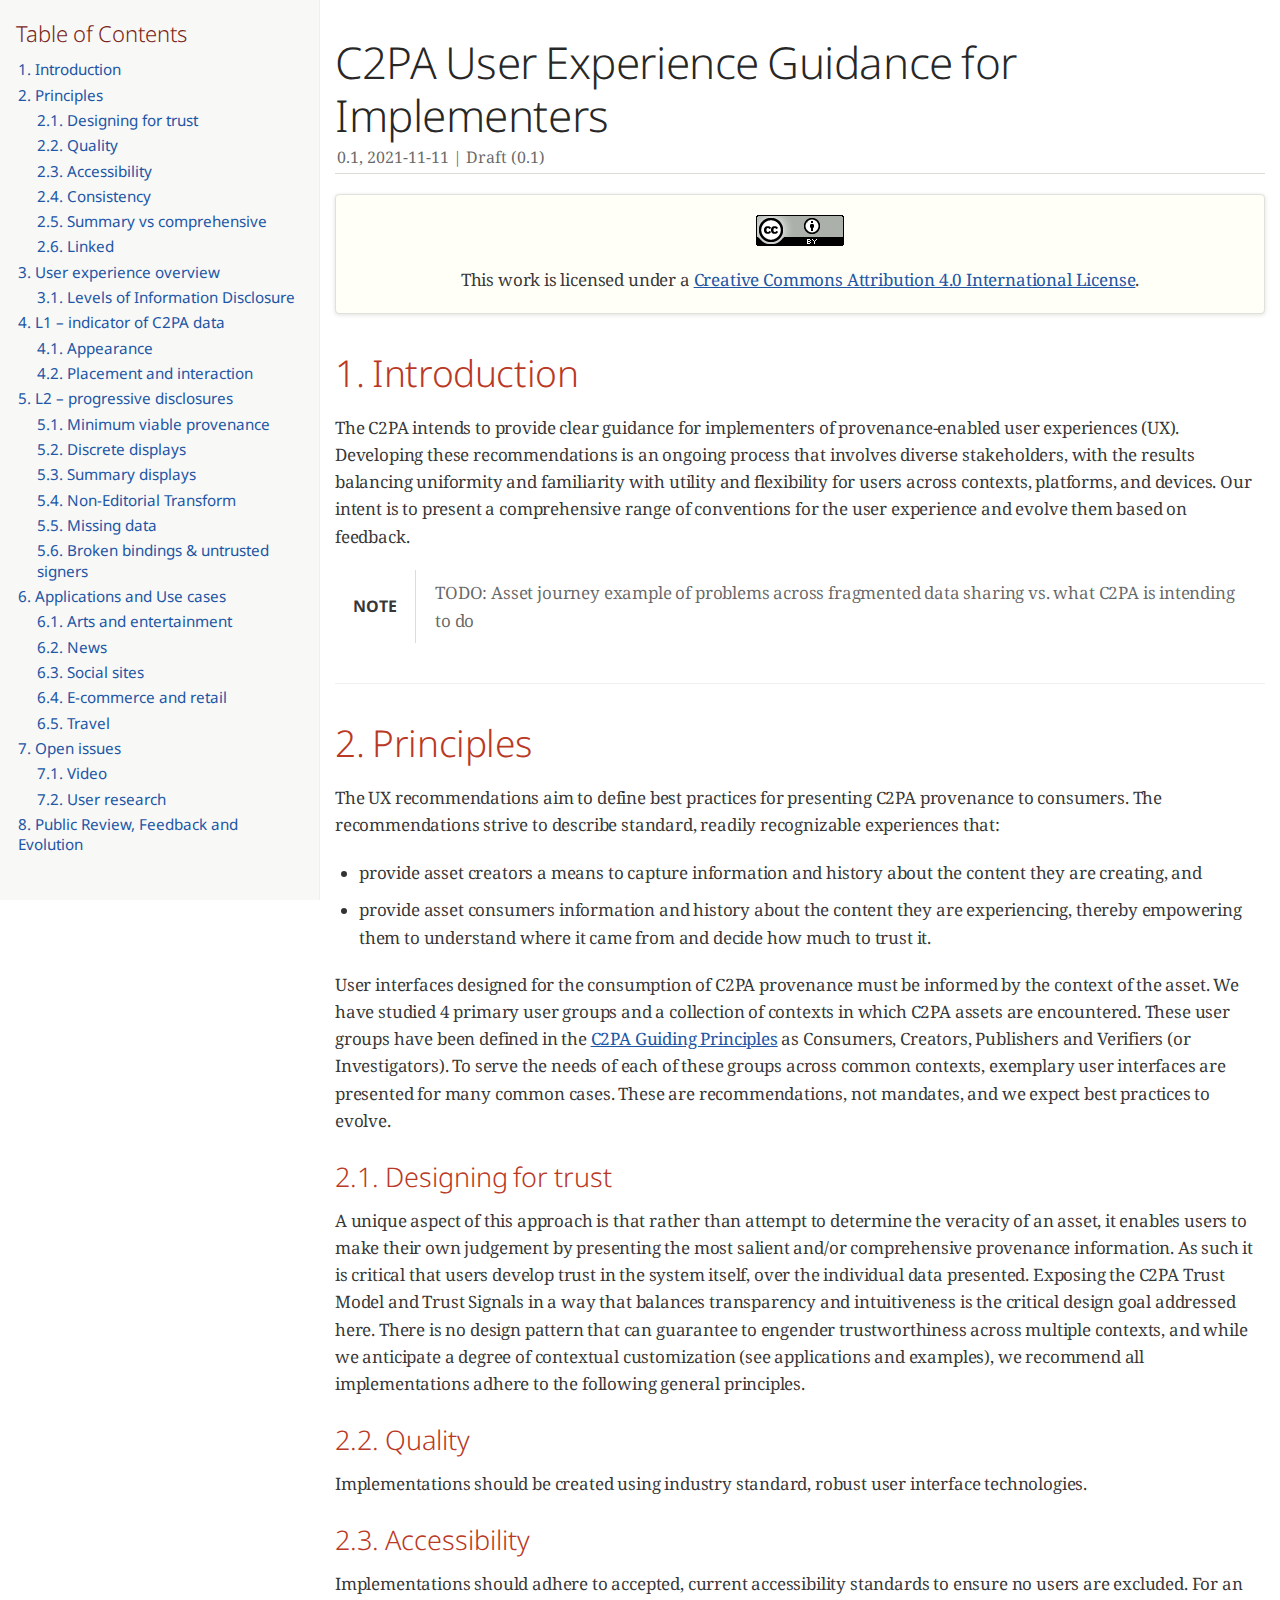
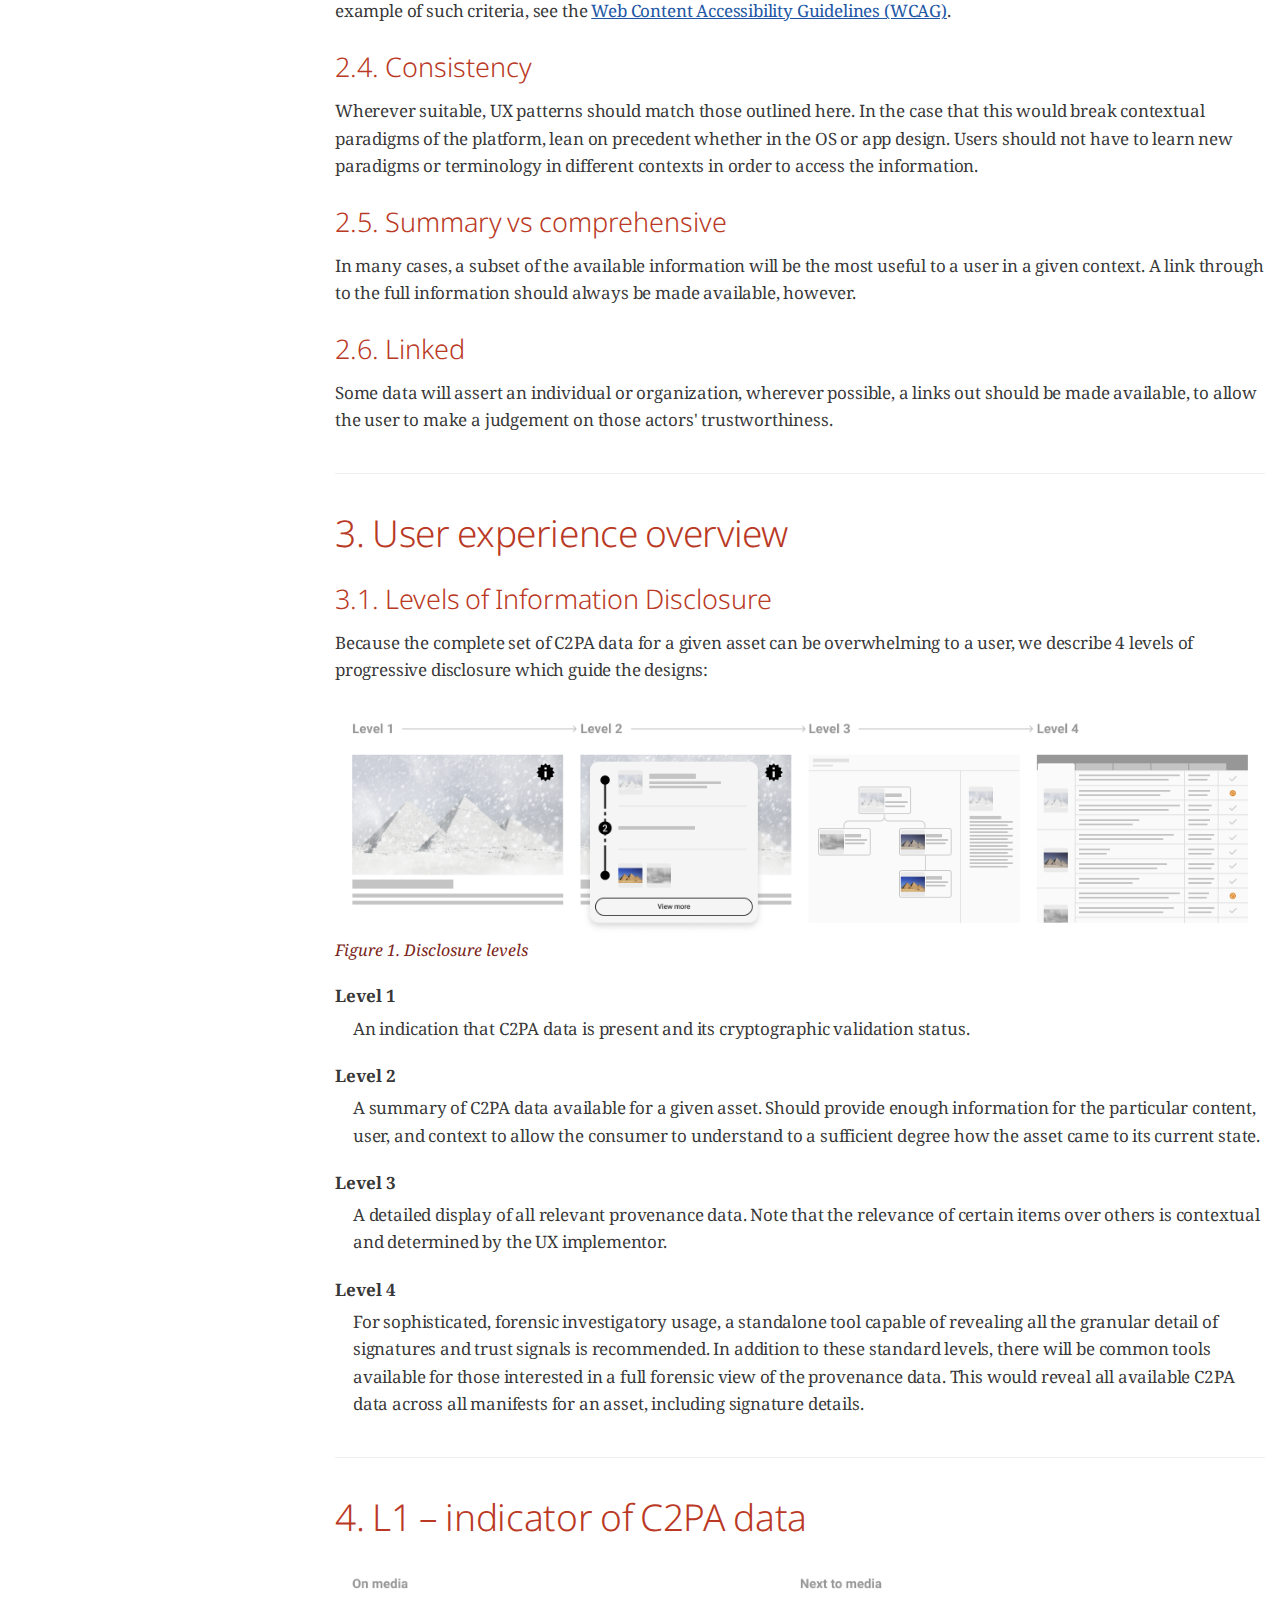
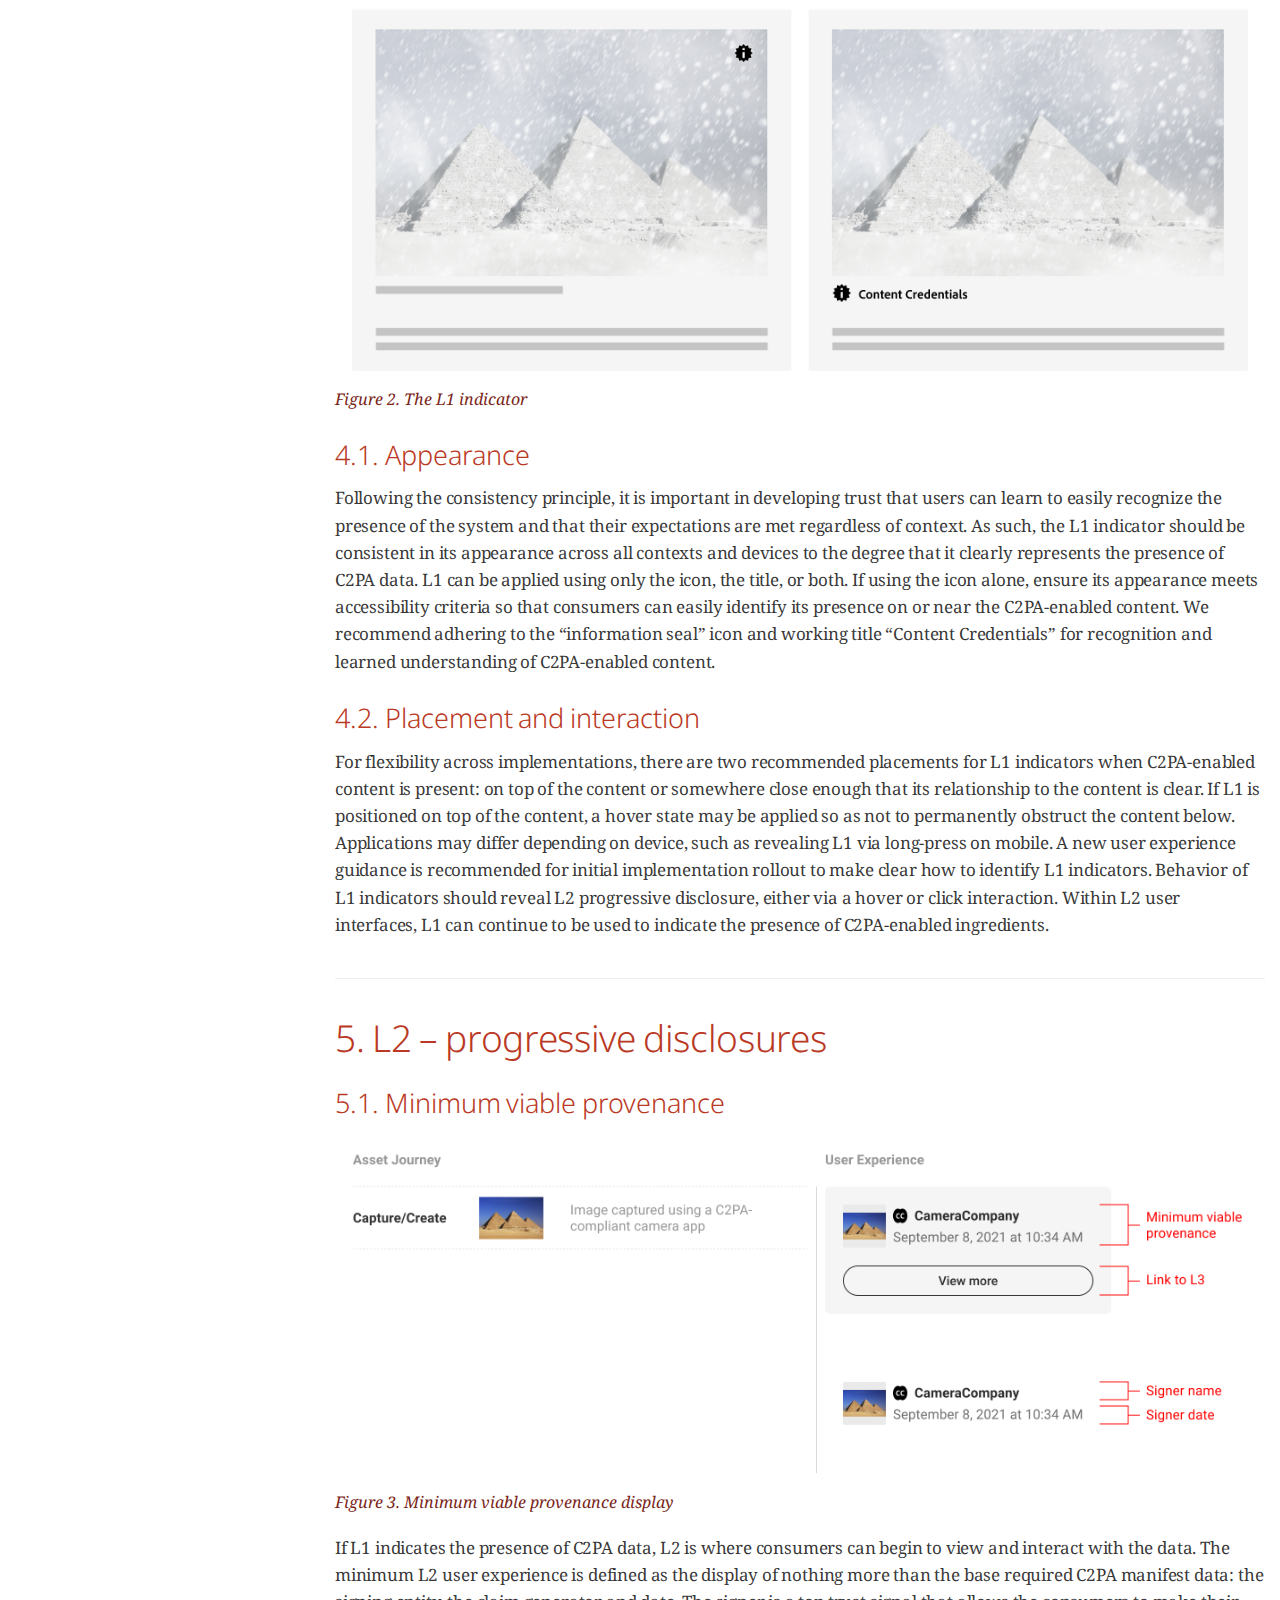
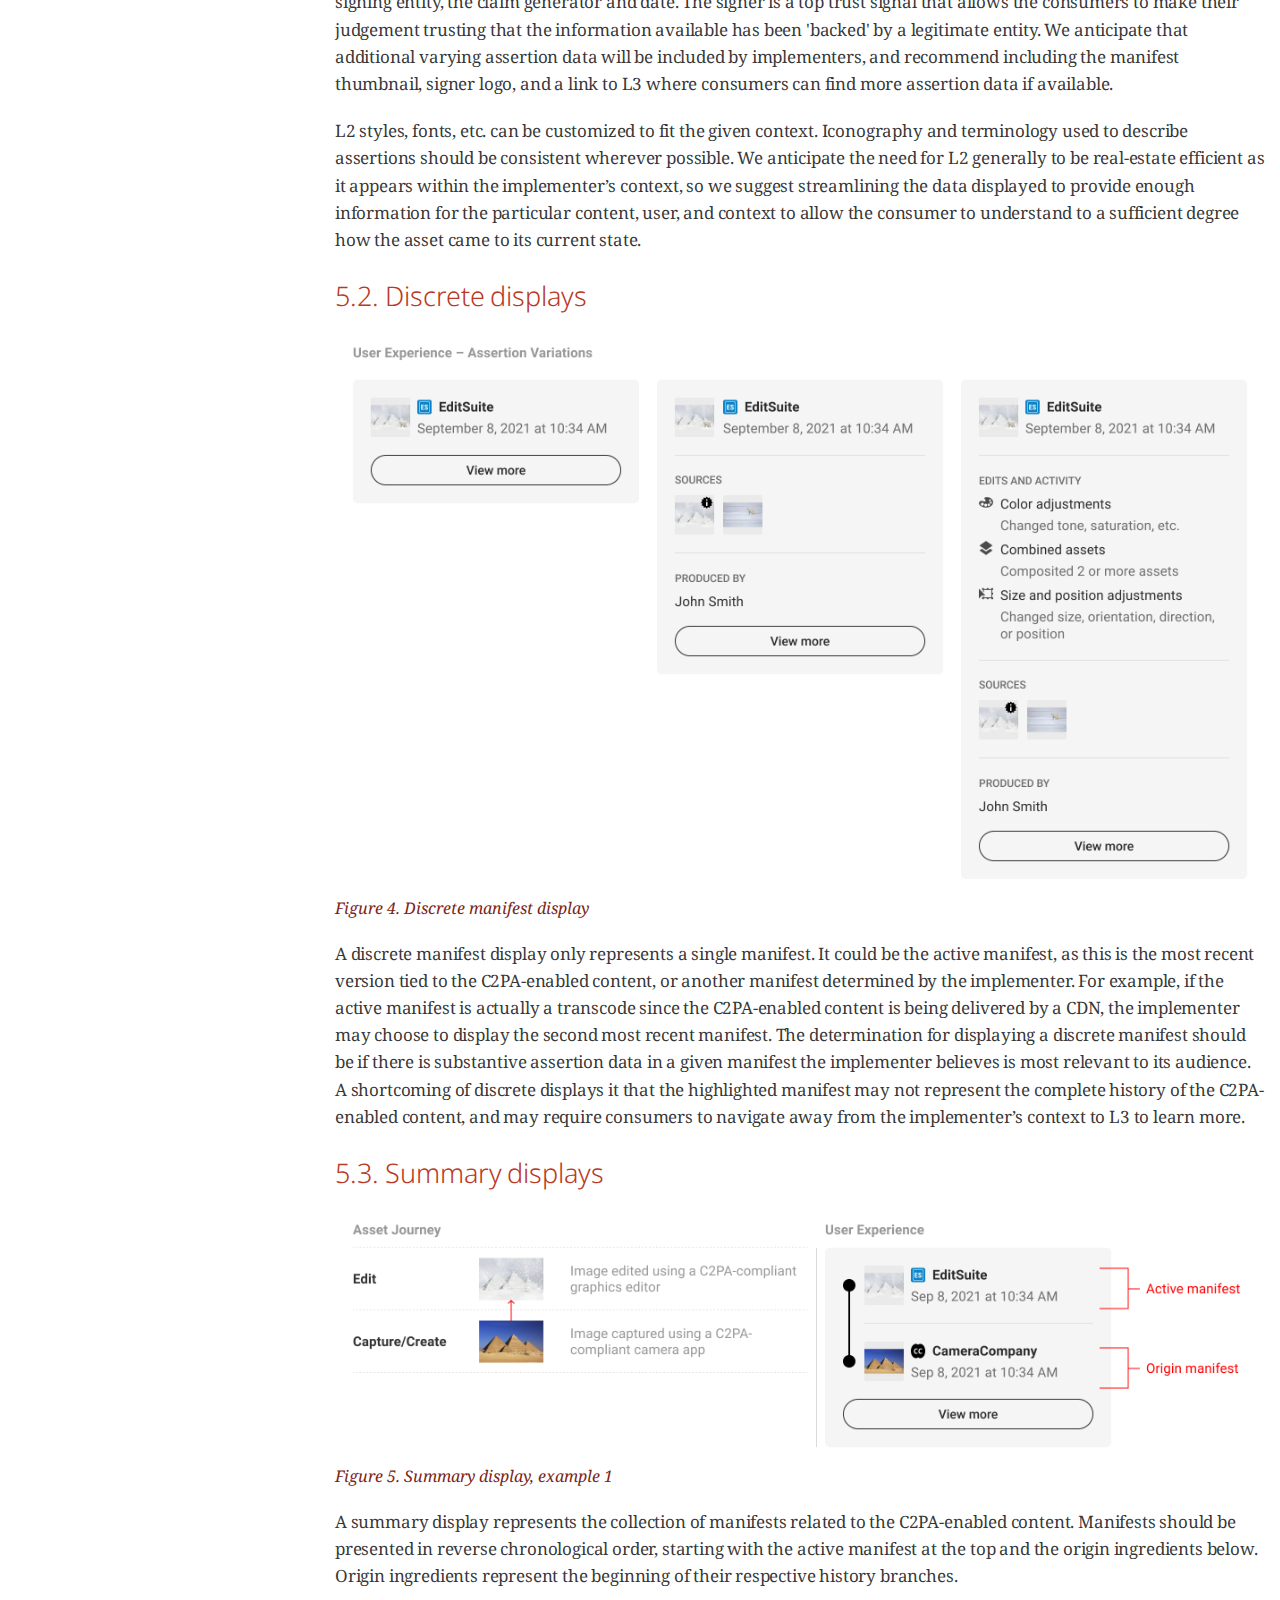
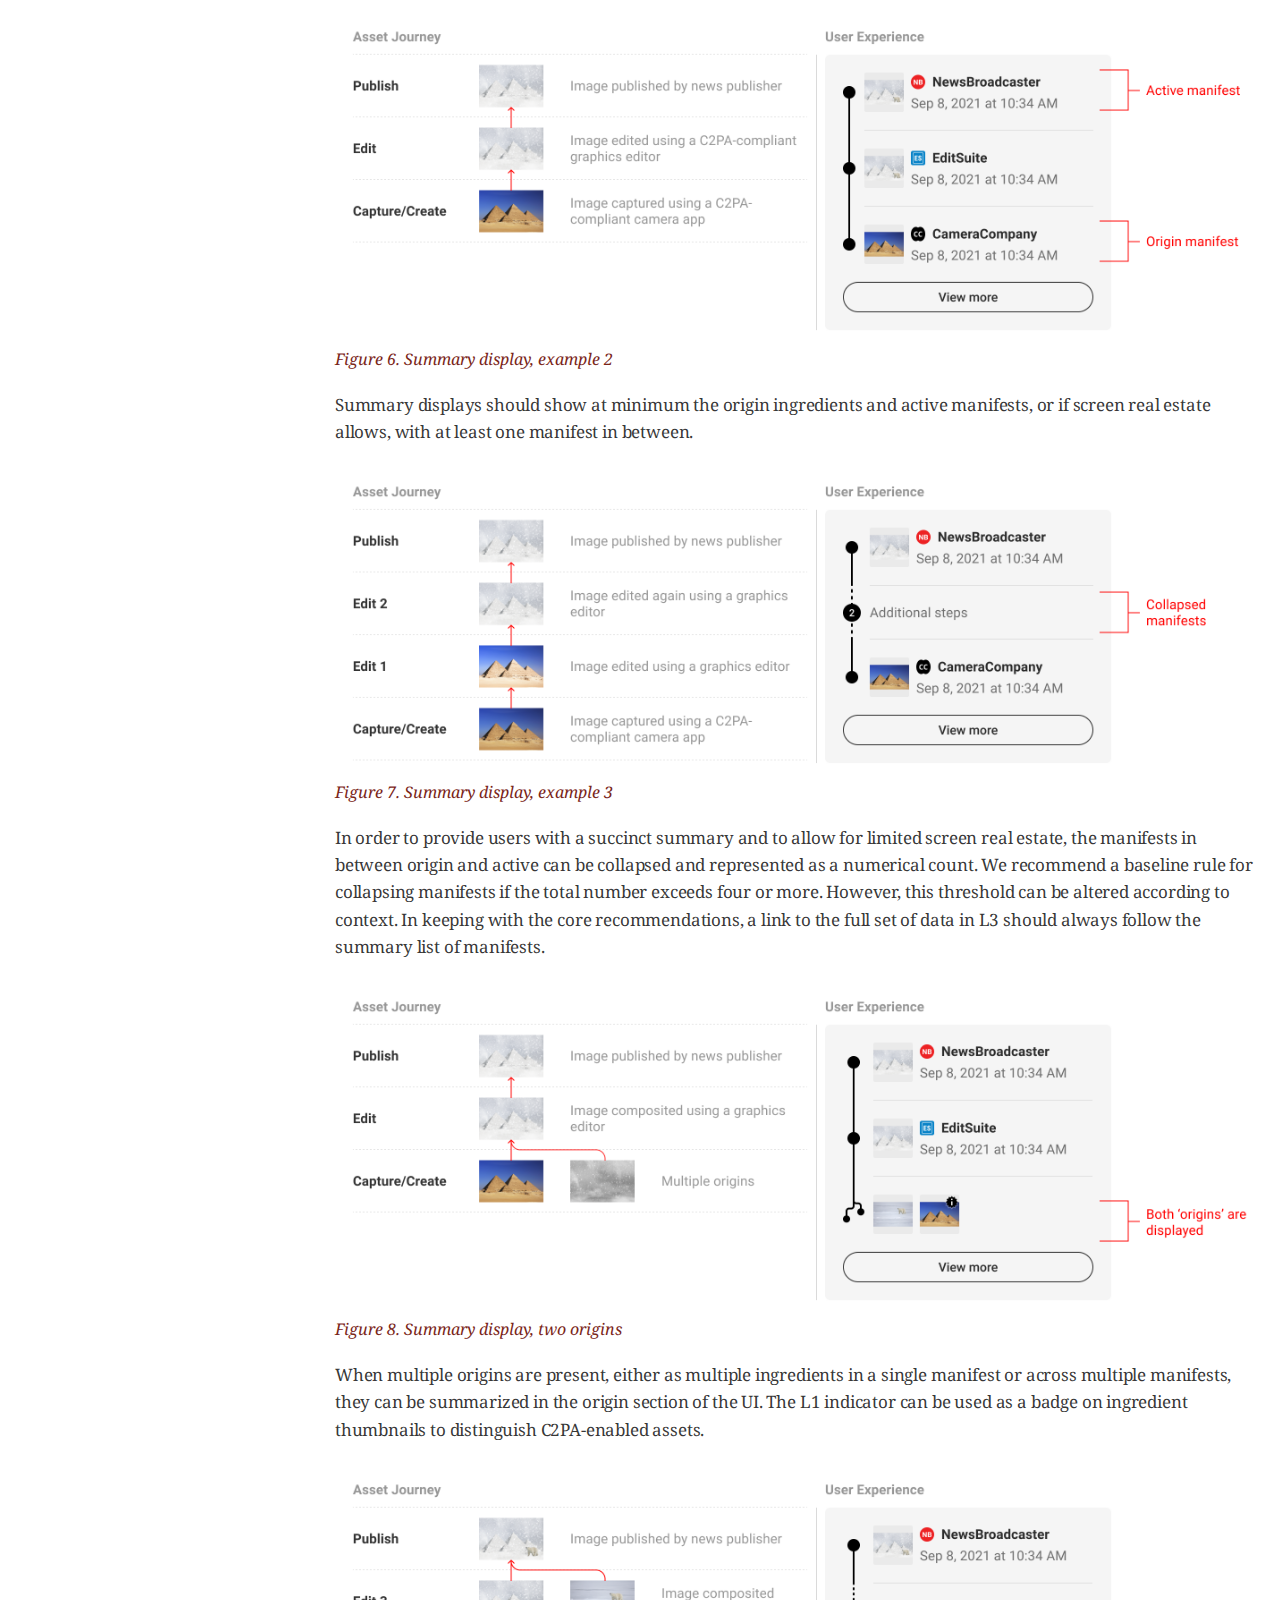
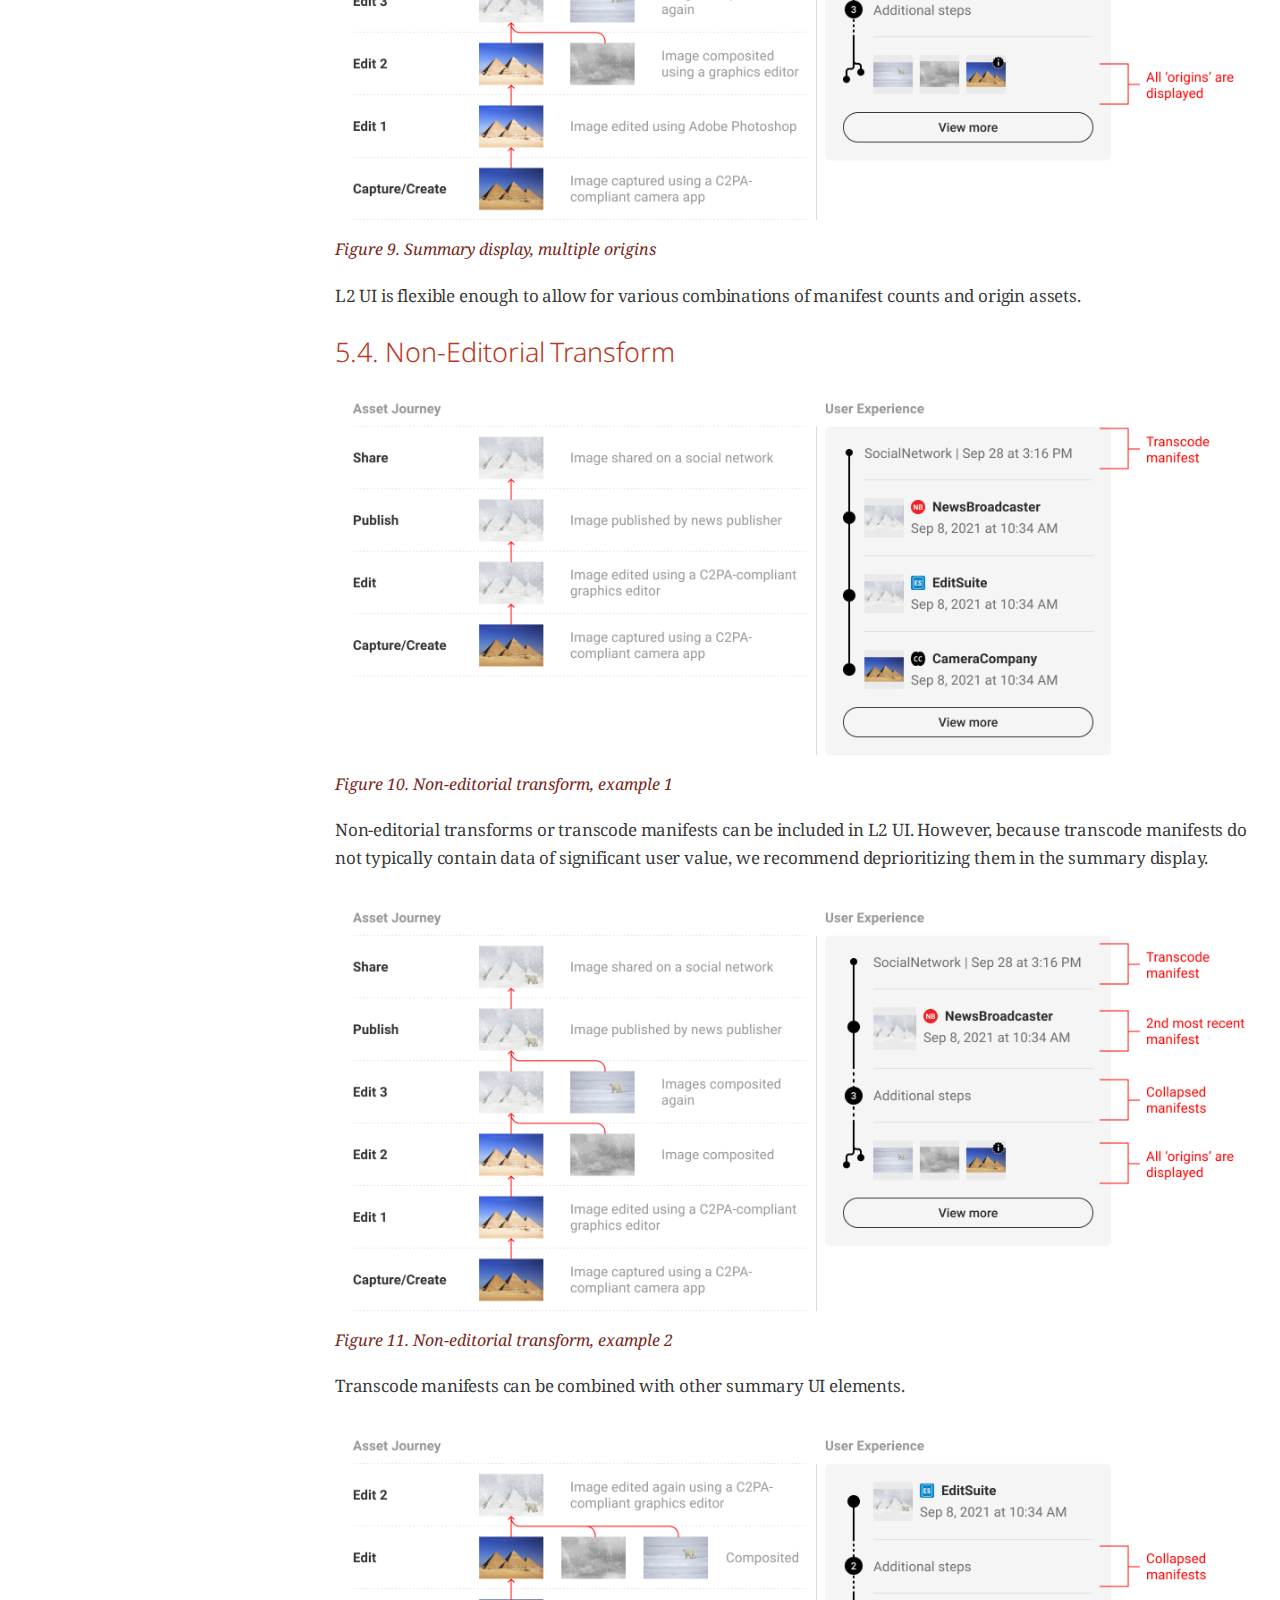
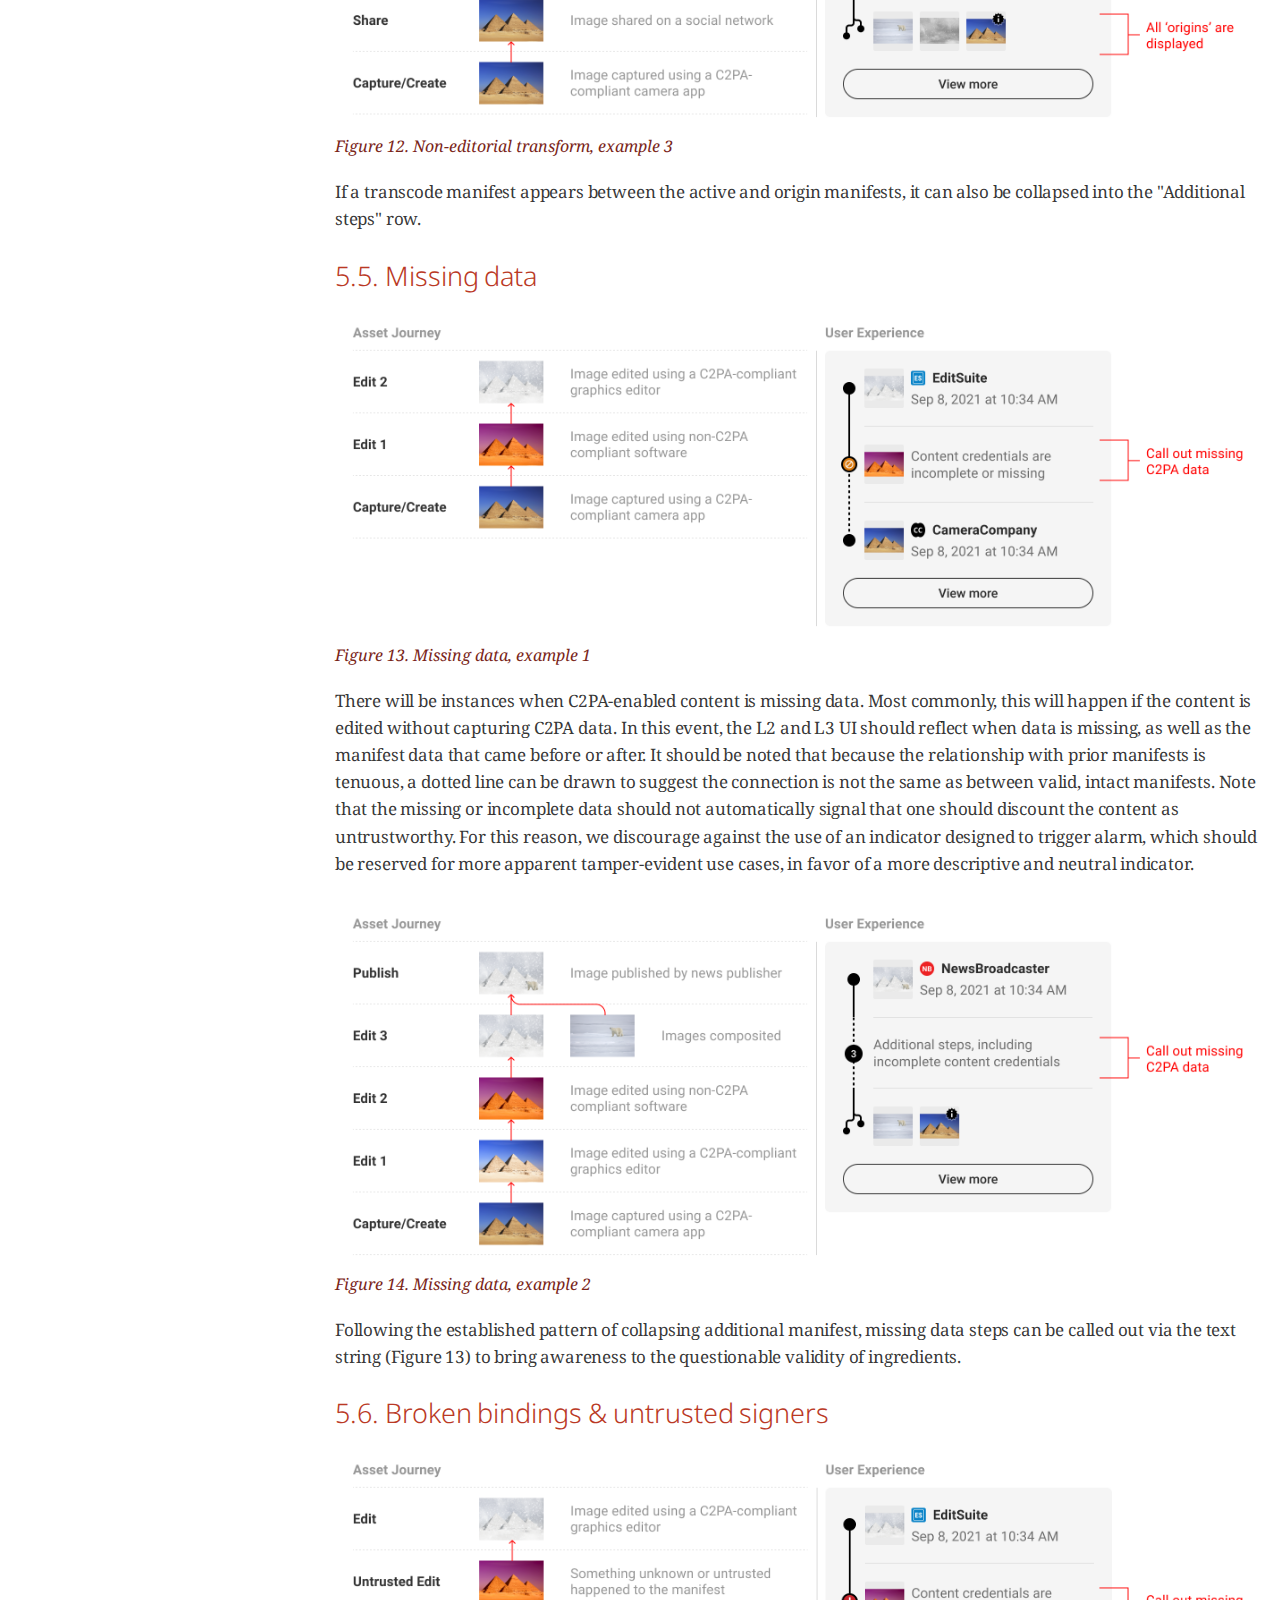
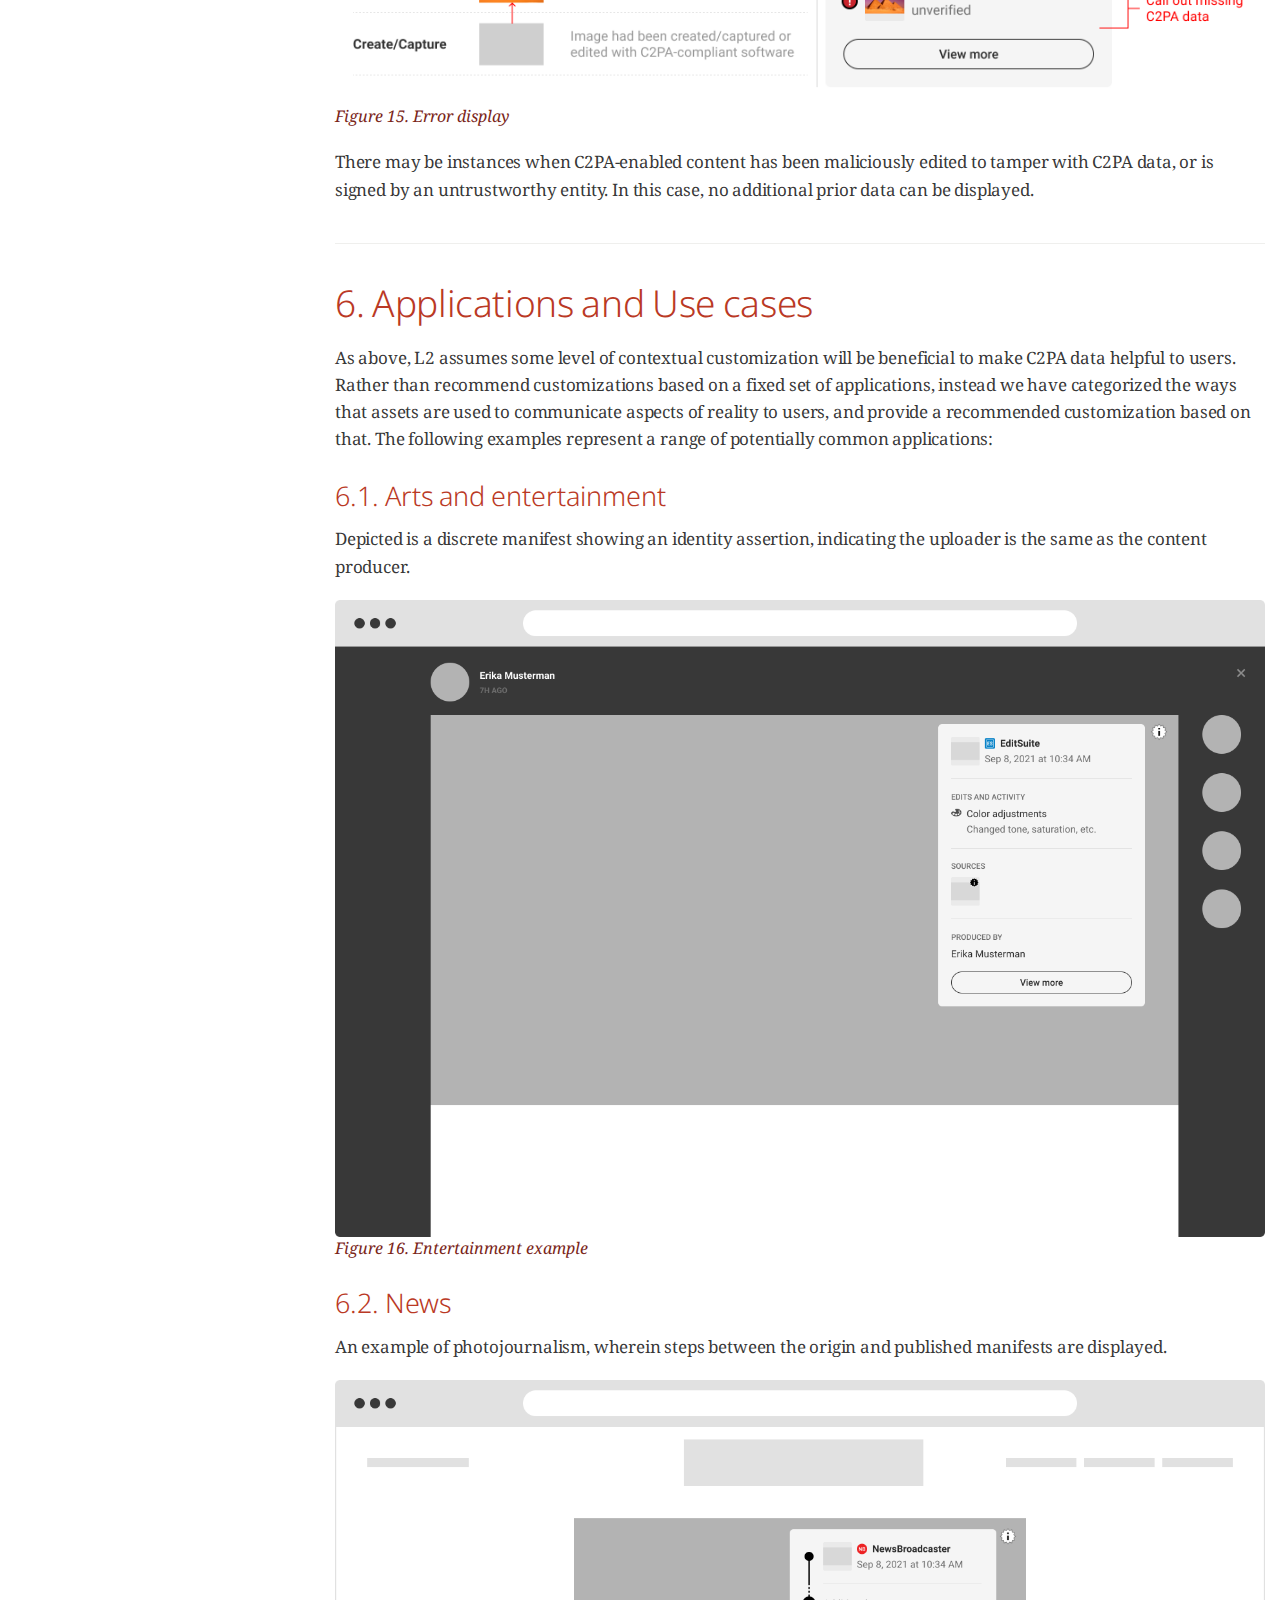
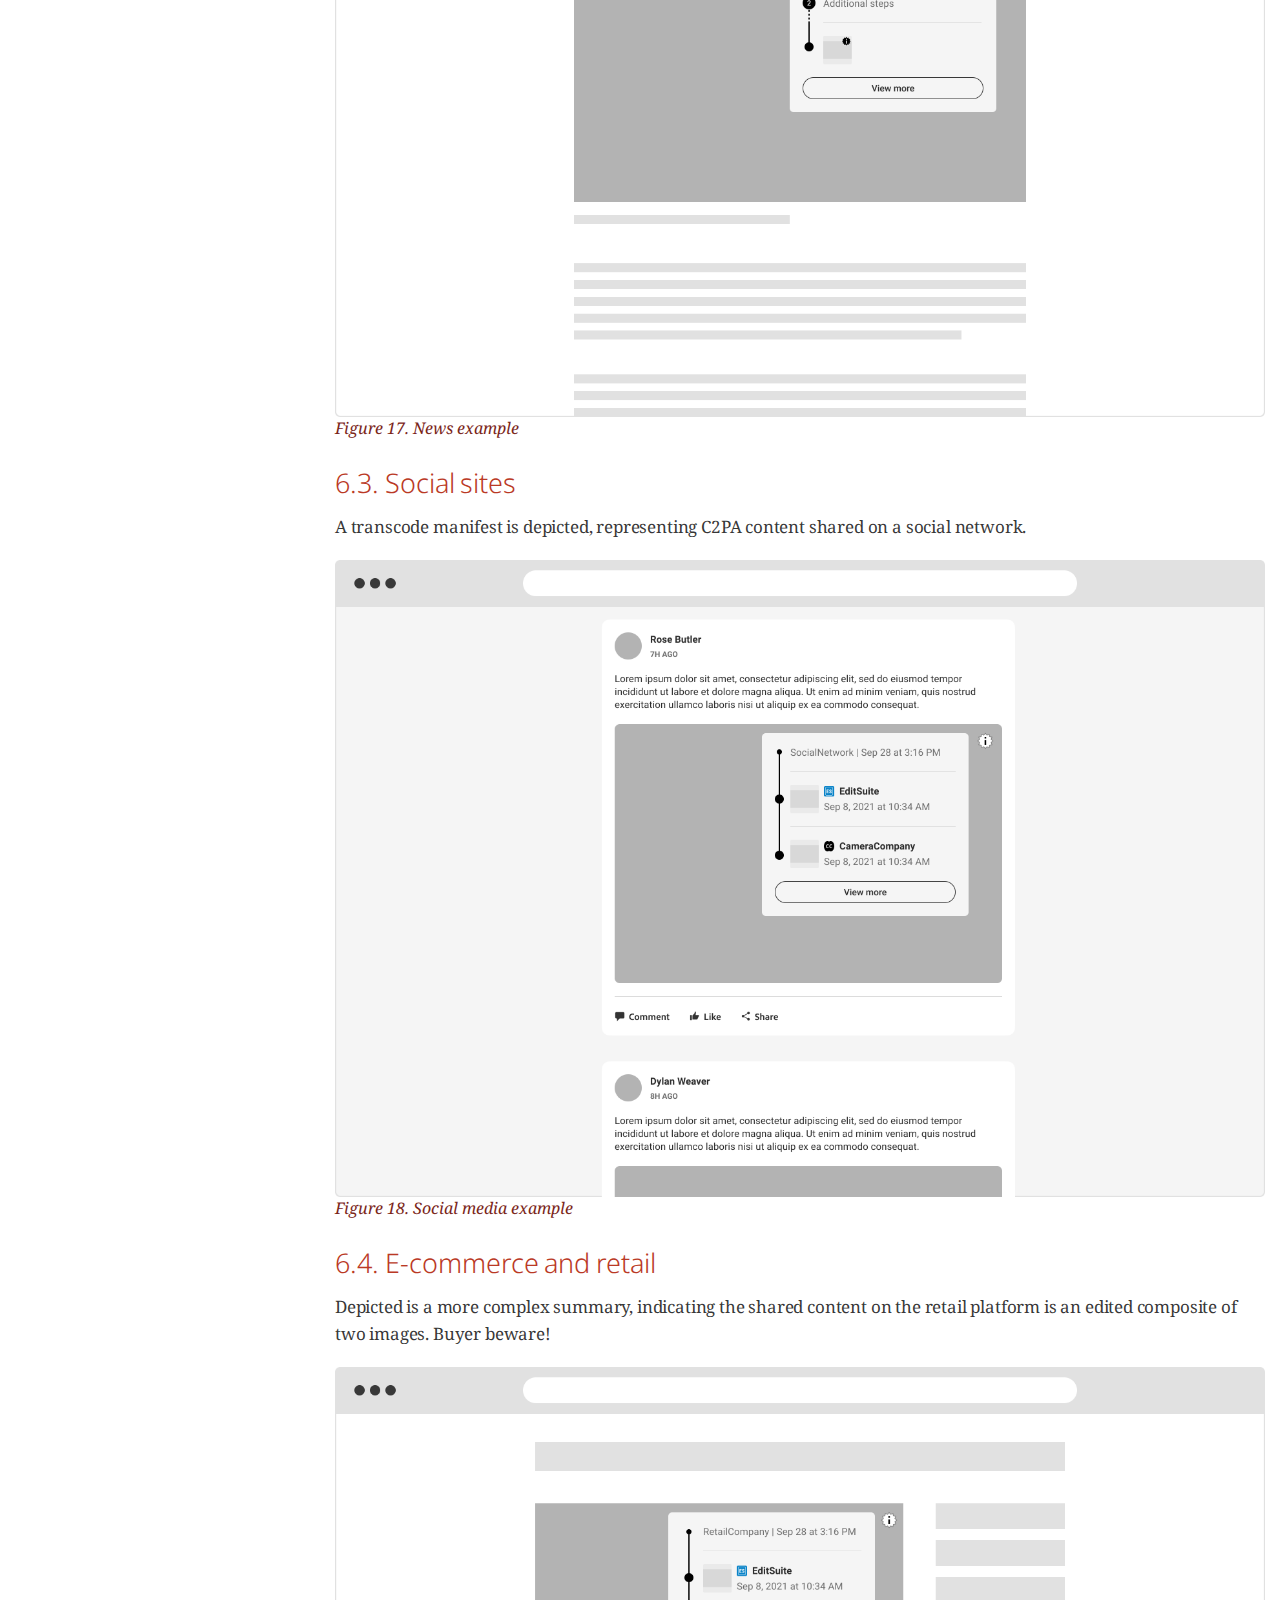
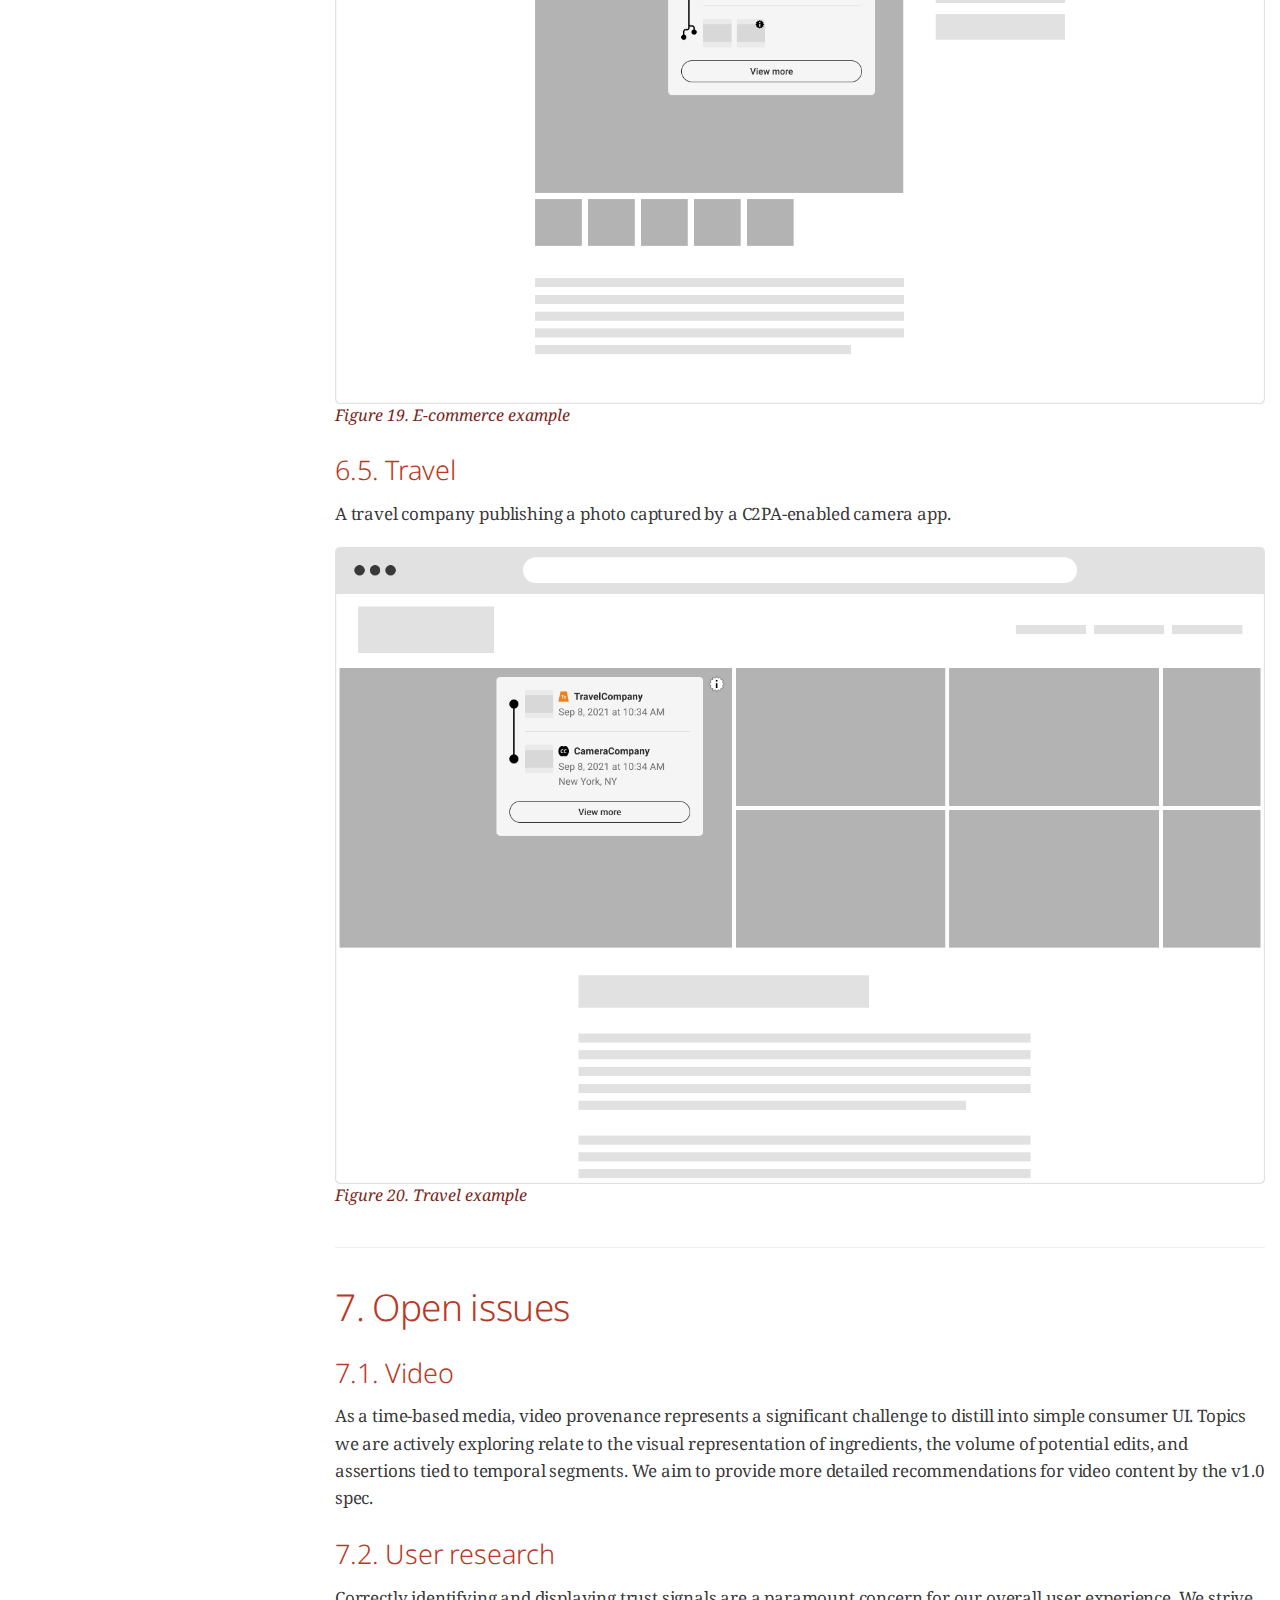
<file: docs/UX_Recommendations.html>
<!DOCTYPE html>
<html lang="en">
<head>
<meta charset="UTF-8">
<meta http-equiv="X-UA-Compatible" content="IE=edge">
<meta name="viewport" content="width=device-width, initial-scale=1.0">
<meta name="generator" content="Asciidoctor 2.0.16">
<title>C2PA User Experience Guidance for Implementers</title>
<style>
/* Asciidoctor default stylesheet | MIT License | https://asciidoctor.org */

/* Pick a font we're happy with */
@import url("//fonts.googleapis.com/css?family=Noto+Sans:300,600italic,400,400italic,600,600italic%7CNoto+Serif:400,400italic,700,700italic%7CDroid+Sans+Mono:400,700");

article,aside,details,figcaption,figure,footer,header,hgroup,main,nav,section,summary{display:block}
audio,canvas,video{display:inline-block}
audio:not([controls]){display:none;height:0}
[hidden],template{display:none}
script{display:none!important}
html{font-family:sans-serif;-ms-text-size-adjust:100%;-webkit-text-size-adjust:100%}
body{margin:0}
a{background:transparent}
a:focus{outline:thin dotted}
a:active,a:hover{outline:0}
h1{font-size:2em;margin:.67em 0}
abbr[title]{border-bottom:1px dotted}
b,strong{font-weight:bold}
dfn{font-style:italic}
hr{-moz-box-sizing:content-box;box-sizing:content-box;height:0}
mark{background:#ff0;color:#000}
code,kbd,pre,samp{font-family:monospace;font-size:1em}
pre{white-space:pre-wrap}
q{quotes:"\201C" "\201D" "\2018" "\2019"}
small{font-size:80%}
sub,sup{font-size:75%;line-height:0;position:relative;vertical-align:baseline}
sup{top:-.5em}
sub{bottom:-.25em}
img{border:0}
svg:not(:root){overflow:hidden}
figure{margin:0}
fieldset{border:1px solid silver;margin:0 2px;padding:.35em .625em .75em}
legend{border:0;padding:0}
button,input,select,textarea{font-family:inherit;font-size:100%;margin:0}
button,input{line-height:normal}
button,select{text-transform:none}
button,html input[type="button"],input[type="reset"],input[type="submit"]{-webkit-appearance:button;cursor:pointer}
button[disabled],html input[disabled]{cursor:default}
input[type="checkbox"],input[type="radio"]{box-sizing:border-box;padding:0}
input[type="search"]{-webkit-appearance:textfield;-moz-box-sizing:content-box;-webkit-box-sizing:content-box;box-sizing:content-box}
input[type="search"]::-webkit-search-cancel-button,input[type="search"]::-webkit-search-decoration{-webkit-appearance:none}
button::-moz-focus-inner,input::-moz-focus-inner{border:0;padding:0}
textarea{overflow:auto;vertical-align:top}
table{border-collapse:collapse;border-spacing:0}
*,*:before,*:after{-moz-box-sizing:border-box;-webkit-box-sizing:border-box;box-sizing:border-box}
html,body{font-size:100%}
body{background:#fff;color:rgba(0,0,0,.8);padding:0;margin:0;font-family:"Noto Serif","DejaVu Serif",serif;font-weight:400;font-style:normal;line-height:1;position:relative;cursor:auto}
a:hover{cursor:pointer}
img,object,embed{max-width:100%;height:auto}
object,embed{height:100%}
img{-ms-interpolation-mode:bicubic}
.left{float:left!important}
.right{float:right!important}
.text-left{text-align:left!important}
.text-right{text-align:right!important}
.text-center{text-align:center!important}
.text-justify{text-align:justify!important}
.hide{display:none}
body{-webkit-font-smoothing:antialiased}
img,object,svg{display:inline-block;vertical-align:middle}
textarea{height:auto;min-height:50px}
select{width:100%}
.center{margin-left:auto;margin-right:auto}
.spread{width:100%}
p.lead,.paragraph.lead>p,#preamble>.sectionbody>.paragraph:first-of-type p{font-size:1.21875em;line-height:1.6}
.subheader,.admonitionblock td.content>.title,.audioblock>.title,.exampleblock>.title,.imageblock>.title,.listingblock>.title,.literalblock>.title,.stemblock>.title,.openblock>.title,.paragraph>.title,.quoteblock>.title,table.tableblock>.title,.verseblock>.title,.videoblock>.title,.dlist>.title,.olist>.title,.ulist>.title,.qlist>.title,.hdlist>.title{line-height:1.45;color:#7a2518;font-weight:400;margin-top:0;margin-bottom:.25em}
div,dl,dt,dd,ul,ol,li,h1,h2,h3,#toctitle,.sidebarblock>.content>.title,h4,h5,h6,pre,form,p,blockquote,th,td{margin:0;padding:0;direction:ltr}
a{color:#2156a5;text-decoration:underline;line-height:inherit}
a:hover,a:focus{color:#1d4b8f}
a img{border:none}
p{font-family:inherit;font-weight:400;font-size:1em;line-height:1.6;margin-bottom:1.25em;text-rendering:optimizeLegibility}
p aside{font-size:.875em;line-height:1.35;font-style:italic}
h1,h2,h3,#toctitle,.sidebarblock>.content>.title,h4,h5,h6{font-family:"Noto Sans","DejaVu Sans",sans-serif;font-weight:300;font-style:normal;color:#ba3925;text-rendering:optimizeLegibility;margin-top:1em;margin-bottom:.5em;line-height:1.0125em}
h1 small,h2 small,h3 small,#toctitle small,.sidebarblock>.content>.title small,h4 small,h5 small,h6 small{font-size:60%;color:#e99b8f;line-height:0}
h1{font-size:2.125em}
h2{font-size:1.6875em}
h3,#toctitle,.sidebarblock>.content>.title{font-size:1.375em}
h4,h5{font-size:1.125em}
h6{font-size:1em}
hr{border:solid #ddddd8;border-width:1px 0 0;clear:both;margin:1.25em 0 1.1875em;height:0}
em,i{font-style:italic;line-height:inherit}
strong,b{font-weight:bold;line-height:inherit}
small{font-size:60%;line-height:inherit}
code{font-family:"Droid Sans Mono","DejaVu Sans Mono",monospace;font-weight:400;color:rgba(0,0,0,.9)}
ul,ol,dl{font-size:1em;line-height:1.6;margin-bottom:1.25em;list-style-position:outside;font-family:inherit}
ul,ol,ul.no-bullet,ol.no-bullet{margin-left:1.5em}
ul li ul,ul li ol{margin-left:1.25em;margin-bottom:0;font-size:1em}
ul.square li ul,ul.circle li ul,ul.disc li ul{list-style:inherit}
ul.square{list-style-type:square}
ul.circle{list-style-type:circle}
ul.disc{list-style-type:disc}
ul.no-bullet{list-style:none}
ol li ul,ol li ol{margin-left:1.25em;margin-bottom:0}
dl dt{margin-bottom:.3125em;font-weight:bold}
dl dd{margin-bottom:1.25em}
abbr,acronym{text-transform:uppercase;font-size:90%;color:rgba(0,0,0,.8);border-bottom:1px dotted #ddd;cursor:help}
abbr{text-transform:none}
blockquote{margin:0 0 1.25em;padding:.5625em 1.25em 0 1.1875em;border-left:1px solid #ddd}
blockquote cite{display:block;font-size:.9375em;color:rgba(0,0,0,.6)}
blockquote cite:before{content:"\2014 \0020"}
blockquote cite a,blockquote cite a:visited{color:rgba(0,0,0,.6)}
blockquote,blockquote p{line-height:1.6;color:rgba(0,0,0,.85)}
@media only screen and (min-width:768px){h1,h2,h3,#toctitle,.sidebarblock>.content>.title,h4,h5,h6{line-height:1.2}
h1{font-size:2.75em}
h2{font-size:2.3125em}
h3,#toctitle,.sidebarblock>.content>.title{font-size:1.6875em}
h4{font-size:1.4375em}}
table{background:#fff;margin-bottom:1.25em;border:solid 1px #dedede}
table thead,table tfoot{background:#f7f8f7;font-weight:bold}
table thead tr th,table thead tr td,table tfoot tr th,table tfoot tr td{padding:.5em .625em .625em;font-size:inherit;color:rgba(0,0,0,.8);text-align:left}
table tr th,table tr td{padding:.5625em .625em;font-size:inherit;color:rgba(0,0,0,.8)}
table tr.even,table tr.alt,table tr:nth-of-type(even){background:#f8f8f7}
table thead tr th,table tfoot tr th,table tbody tr td,table tr td,table tfoot tr td{display:table-cell;line-height:1.6}
body{tab-size:4}
h1,h2,h3,#toctitle,.sidebarblock>.content>.title,h4,h5,h6{line-height:1.2;word-spacing:-.05em}
h1 strong,h2 strong,h3 strong,#toctitle strong,.sidebarblock>.content>.title strong,h4 strong,h5 strong,h6 strong{font-weight:400}
.clearfix:before,.clearfix:after,.float-group:before,.float-group:after{content:" ";display:table}
.clearfix:after,.float-group:after{clear:both}
*:not(pre)>code{font-size:.9375em;font-style:normal!important;letter-spacing:0;padding:.1em .5ex;word-spacing:-.15em;background-color:#f7f7f8;-webkit-border-radius:4px;border-radius:4px;line-height:1.45;text-rendering:optimizeSpeed}
pre,pre>code{line-height:1.45;color:rgba(0,0,0,.9);font-family:"Droid Sans Mono","DejaVu Sans Mono",monospace;font-weight:400;text-rendering:optimizeSpeed}
.keyseq{color:rgba(51,51,51,.8)}
kbd{font-family:"Droid Sans Mono","DejaVu Sans Mono",monospace;display:inline-block;color:rgba(0,0,0,.8);font-size:.65em;line-height:1.45;background-color:#f7f7f7;border:1px solid #ccc;-webkit-border-radius:3px;border-radius:3px;-webkit-box-shadow:0 1px 0 rgba(0,0,0,.2),0 0 0 .1em white inset;box-shadow:0 1px 0 rgba(0,0,0,.2),0 0 0 .1em #fff inset;margin:0 .15em;padding:.2em .5em;vertical-align:middle;position:relative;top:-.1em;white-space:nowrap}
.keyseq kbd:first-child{margin-left:0}
.keyseq kbd:last-child{margin-right:0}
.menuseq,.menu{color:rgba(0,0,0,.8)}
b.button:before,b.button:after{position:relative;top:-1px;font-weight:400}
b.button:before{content:"[";padding:0 3px 0 2px}
b.button:after{content:"]";padding:0 2px 0 3px}
p a>code:hover{color:rgba(0,0,0,.9)}
#header,#content,#footnotes,#footer{width:100%;margin-left:auto;margin-right:auto;margin-top:0;margin-bottom:0;max-width:62.5em;*zoom:1;position:relative;padding-left:.9375em;padding-right:.9375em}
#header:before,#header:after,#content:before,#content:after,#footnotes:before,#footnotes:after,#footer:before,#footer:after{content:" ";display:table}
#header:after,#content:after,#footnotes:after,#footer:after{clear:both}
#content{margin-top:1.25em}
#content:before{content:none}
#header>h1:first-child{color:rgba(0,0,0,.85);margin-top:2.25rem;margin-bottom:0}
#header>h1:first-child+#toc{margin-top:8px;border-top:1px solid #ddddd8}
#header>h1:only-child,body.toc2 #header>h1:nth-last-child(2){border-bottom:1px solid #ddddd8;padding-bottom:8px}
#header .details{border-bottom:1px solid #ddddd8;line-height:1.45;padding-top:.25em;padding-bottom:.25em;padding-left:.25em;color:rgba(0,0,0,.6);display:-ms-flexbox;display:-webkit-flex;display:flex;-ms-flex-flow:row wrap;-webkit-flex-flow:row wrap;flex-flow:row wrap}
#header .details span:first-child{margin-left:-.125em}
#header .details span.email a{color:rgba(0,0,0,.85)}
#header .details br{display:none}
#header .details br+span:before{content:"\00a0\2013\00a0"}
#header .details br+span.author:before{content:"\00a0\22c5\00a0";color:rgba(0,0,0,.85)}
#header .details br+span#revremark:before{content:"\00a0|\00a0"}
#header #revnumber{text-transform:capitalize}
#header #revnumber:after{content:"\00a0"}
#content>h1:first-child:not([class]){color:rgba(0,0,0,.85);border-bottom:1px solid #ddddd8;padding-bottom:8px;margin-top:0;padding-top:1rem;margin-bottom:1.25rem}
#toc{border-bottom:1px solid #efefed;padding-bottom:.5em}
#toc>ul{margin-left:.125em}
#toc ul.sectlevel0>li>a{font-style:italic}
#toc ul.sectlevel0 ul.sectlevel1{margin:.5em 0}
#toc ul{font-family:"Noto Sans","DejaVu Sans",sans-serif;list-style-type:none}
#toc li{line-height:1.3334;margin-top:.3334em}
#toc a{text-decoration:none}
#toc a:active{text-decoration:underline}
#toctitle{color:#7a2518;font-size:1.2em}
@media only screen and (min-width:768px){#toctitle{font-size:1.375em}
body.toc2{padding-left:15em;padding-right:0}
#toc.toc2{margin-top:0!important;background-color:#f8f8f7;position:fixed;width:15em;left:0;top:0;border-right:1px solid #efefed;border-top-width:0!important;border-bottom-width:0!important;z-index:1000;padding:1.25em 1em;height:100%;overflow:auto}
#toc.toc2 #toctitle{margin-top:0;margin-bottom:.8rem;font-size:1.2em}
#toc.toc2>ul{font-size:.9em;margin-bottom:0}
#toc.toc2 ul ul{margin-left:0;padding-left:1em}
#toc.toc2 ul.sectlevel0 ul.sectlevel1{padding-left:0;margin-top:.5em;margin-bottom:.5em}
body.toc2.toc-right{padding-left:0;padding-right:15em}
body.toc2.toc-right #toc.toc2{border-right-width:0;border-left:1px solid #efefed;left:auto;right:0}}
@media only screen and (min-width:1280px){body.toc2{padding-left:20em;padding-right:0}
#toc.toc2{width:20em}
#toc.toc2 #toctitle{font-size:1.375em}
#toc.toc2>ul{font-size:.95em}
#toc.toc2 ul ul{padding-left:1.25em}
body.toc2.toc-right{padding-left:0;padding-right:20em}}
#content #toc{border-style:solid;border-width:1px;border-color:#e0e0dc;margin-bottom:1.25em;padding:1.25em;background:#f8f8f7;-webkit-border-radius:4px;border-radius:4px}
#content #toc>:first-child{margin-top:0}
#content #toc>:last-child{margin-bottom:0}
#footer{max-width:100%;background-color:rgba(0,0,0,.8);padding:1.25em}
#footer-text{color:rgba(255,255,255,.8);line-height:1.44}
.sect1{padding-bottom:.625em}
@media only screen and (min-width:768px){.sect1{padding-bottom:1.25em}}
.sect1+.sect1{border-top:1px solid #efefed}
#content h1>a.anchor,h2>a.anchor,h3>a.anchor,#toctitle>a.anchor,.sidebarblock>.content>.title>a.anchor,h4>a.anchor,h5>a.anchor,h6>a.anchor{position:absolute;z-index:1001;width:1.5ex;margin-left:-1.5ex;display:block;text-decoration:none!important;visibility:hidden;text-align:center;font-weight:400}
#content h1>a.anchor:before,h2>a.anchor:before,h3>a.anchor:before,#toctitle>a.anchor:before,.sidebarblock>.content>.title>a.anchor:before,h4>a.anchor:before,h5>a.anchor:before,h6>a.anchor:before{content:"\00A7";font-size:.85em;display:block;padding-top:.1em}
#content h1:hover>a.anchor,#content h1>a.anchor:hover,h2:hover>a.anchor,h2>a.anchor:hover,h3:hover>a.anchor,#toctitle:hover>a.anchor,.sidebarblock>.content>.title:hover>a.anchor,h3>a.anchor:hover,#toctitle>a.anchor:hover,.sidebarblock>.content>.title>a.anchor:hover,h4:hover>a.anchor,h4>a.anchor:hover,h5:hover>a.anchor,h5>a.anchor:hover,h6:hover>a.anchor,h6>a.anchor:hover{visibility:visible}
#content h1>a.link,h2>a.link,h3>a.link,#toctitle>a.link,.sidebarblock>.content>.title>a.link,h4>a.link,h5>a.link,h6>a.link{color:#ba3925;text-decoration:none}
#content h1>a.link:hover,h2>a.link:hover,h3>a.link:hover,#toctitle>a.link:hover,.sidebarblock>.content>.title>a.link:hover,h4>a.link:hover,h5>a.link:hover,h6>a.link:hover{color:#a53221}
.audioblock,.imageblock,.literalblock,.listingblock,.stemblock,.videoblock{margin-bottom:1.25em}
.admonitionblock td.content>.title,.audioblock>.title,.exampleblock>.title,.imageblock>.title,.listingblock>.title,.literalblock>.title,.stemblock>.title,.openblock>.title,.paragraph>.title,.quoteblock>.title,table.tableblock>.title,.verseblock>.title,.videoblock>.title,.dlist>.title,.olist>.title,.ulist>.title,.qlist>.title,.hdlist>.title{text-rendering:optimizeLegibility;text-align:left;font-family:"Noto Serif","DejaVu Serif",serif;font-size:1rem;font-style:italic}
table.tableblock>caption.title{white-space:nowrap;overflow:visible;max-width:0}
.paragraph.lead>p,#preamble>.sectionbody>.paragraph:first-of-type p{color:rgba(0,0,0,.85)}
table.tableblock #preamble>.sectionbody>.paragraph:first-of-type p{font-size:inherit}
.admonitionblock>table{border-collapse:separate;border:0;background:none;width:100%}
.admonitionblock>table td.icon{text-align:center;width:80px}
.admonitionblock>table td.icon img{max-width:none}
.admonitionblock>table td.icon .title{font-weight:bold;font-family:"Noto Sans","DejaVu Sans",sans-serif;text-transform:uppercase}
.admonitionblock>table td.content{padding-left:1.125em;padding-right:1.25em;border-left:1px solid #ddddd8;color:rgba(0,0,0,.6)}
.admonitionblock>table td.content>:last-child>:last-child{margin-bottom:0}
.exampleblock>.content{border-style:solid;border-width:1px;border-color:#e6e6e6;margin-bottom:1.25em;padding:1.25em;background:#fff;-webkit-border-radius:4px;border-radius:4px}
.exampleblock>.content>:first-child{margin-top:0}
.exampleblock>.content>:last-child{margin-bottom:0}
.sidebarblock{border-style:solid;border-width:1px;border-color:#e0e0dc;margin-bottom:1.25em;padding:1.25em;background:#f8f8f7;-webkit-border-radius:4px;border-radius:4px}
.sidebarblock>:first-child{margin-top:0}
.sidebarblock>:last-child{margin-bottom:0}
.sidebarblock>.content>.title{color:#7a2518;margin-top:0;text-align:center}
.exampleblock>.content>:last-child>:last-child,.exampleblock>.content .olist>ol>li:last-child>:last-child,.exampleblock>.content .ulist>ul>li:last-child>:last-child,.exampleblock>.content .qlist>ol>li:last-child>:last-child,.sidebarblock>.content>:last-child>:last-child,.sidebarblock>.content .olist>ol>li:last-child>:last-child,.sidebarblock>.content .ulist>ul>li:last-child>:last-child,.sidebarblock>.content .qlist>ol>li:last-child>:last-child{margin-bottom:0}
.literalblock pre,.listingblock pre:not(.highlight),.listingblock pre[class="highlight"],.listingblock pre[class^="highlight "],.listingblock pre.CodeRay,.listingblock pre.prettyprint{background:#f7f7f8}
.sidebarblock .literalblock pre,.sidebarblock .listingblock pre:not(.highlight),.sidebarblock .listingblock pre[class="highlight"],.sidebarblock .listingblock pre[class^="highlight "],.sidebarblock .listingblock pre.CodeRay,.sidebarblock .listingblock pre.prettyprint{background:#f2f1f1}
.literalblock pre,.literalblock pre[class],.listingblock pre,.listingblock pre[class]{-webkit-border-radius:4px;border-radius:4px;word-wrap:break-word;padding:1em;font-size:.8125em}
.literalblock pre.nowrap,.literalblock pre[class].nowrap,.listingblock pre.nowrap,.listingblock pre[class].nowrap{overflow-x:auto;white-space:pre;word-wrap:normal}
@media only screen and (min-width:768px){.literalblock pre,.literalblock pre[class],.listingblock pre,.listingblock pre[class]{font-size:.90625em}}
@media only screen and (min-width:1280px){.literalblock pre,.literalblock pre[class],.listingblock pre,.listingblock pre[class]{font-size:1em}}
.literalblock.output pre{color:#f7f7f8;background-color:rgba(0,0,0,.9)}
.listingblock pre.highlightjs{padding:0}
.listingblock pre.highlightjs>code{padding:1em;-webkit-border-radius:4px;border-radius:4px}
.listingblock pre.prettyprint{border-width:0}
.listingblock>.content{position:relative}
.listingblock code[data-lang]:before{display:none;content:attr(data-lang);position:absolute;font-size:.75em;top:.425rem;right:.5rem;line-height:1;text-transform:uppercase;color:#999}
.listingblock:hover code[data-lang]:before{display:block}
.listingblock.terminal pre .command:before{content:attr(data-prompt);padding-right:.5em;color:#999}
.listingblock.terminal pre .command:not([data-prompt]):before{content:"$"}
table.pyhltable{border-collapse:separate;border:0;margin-bottom:0;background:none}
table.pyhltable td{vertical-align:top;padding-top:0;padding-bottom:0;line-height:1.45}
table.pyhltable td.code{padding-left:.75em;padding-right:0}
pre.pygments .lineno,table.pyhltable td:not(.code){color:#999;padding-left:0;padding-right:.5em;border-right:1px solid #ddddd8}
pre.pygments .lineno{display:inline-block;margin-right:.25em}
table.pyhltable .linenodiv{background:none!important;padding-right:0!important}
.quoteblock{margin:0 1em 1.25em 1.5em;display:table}
.quoteblock>.title{margin-left:-1.5em;margin-bottom:.75em}
.quoteblock blockquote,.quoteblock blockquote p{color:rgba(0,0,0,.85);font-size:1.15rem;line-height:1.75;word-spacing:.1em;letter-spacing:0;font-style:italic;text-align:justify}
.quoteblock blockquote{margin:0;padding:0;border:0}
.quoteblock blockquote:before{content:"\201c";float:left;font-size:2.75em;font-weight:bold;line-height:.6em;margin-left:-.6em;color:#7a2518;text-shadow:0 1px 2px rgba(0,0,0,.1)}
.quoteblock blockquote>.paragraph:last-child p{margin-bottom:0}
.quoteblock .attribution{margin-top:.5em;margin-right:.5ex;text-align:right}
.quoteblock .quoteblock{margin-left:0;margin-right:0;padding:.5em 0;border-left:3px solid rgba(0,0,0,.6)}
.quoteblock .quoteblock blockquote{padding:0 0 0 .75em}
.quoteblock .quoteblock blockquote:before{display:none}
.verseblock{margin:0 1em 1.25em 1em}
.verseblock pre{font-family:"Noto Sans","DejaVu Sans",sans;font-size:1.15rem;color:rgba(0,0,0,.85);font-weight:300;text-rendering:optimizeLegibility}
.verseblock pre strong{font-weight:400}
.verseblock .attribution{margin-top:1.25rem;margin-left:.5ex}
.quoteblock .attribution,.verseblock .attribution{font-size:.9375em;line-height:1.45;font-style:italic}
.quoteblock .attribution br,.verseblock .attribution br{display:none}
.quoteblock .attribution cite,.verseblock .attribution cite{display:block;letter-spacing:-.025em;color:rgba(0,0,0,.6)}
.quoteblock.abstract{margin:0 0 1.25em 0;display:block}
.quoteblock.abstract blockquote,.quoteblock.abstract blockquote p{text-align:left;word-spacing:0}
.quoteblock.abstract blockquote:before,.quoteblock.abstract blockquote p:first-of-type:before{display:none}
table.tableblock{max-width:100%;border-collapse:separate}
table.tableblock td>.paragraph:last-child p>p:last-child,table.tableblock th>p:last-child,table.tableblock td>p:last-child{margin-bottom:0}
table.tableblock,th.tableblock,td.tableblock{border:0 solid #dedede}
table.grid-all th.tableblock,table.grid-all td.tableblock{border-width:0 1px 1px 0}
table.grid-all tfoot>tr>th.tableblock,table.grid-all tfoot>tr>td.tableblock{border-width:1px 1px 0 0}
table.grid-cols th.tableblock,table.grid-cols td.tableblock{border-width:0 1px 0 0}
table.grid-all *>tr>.tableblock:last-child,table.grid-cols *>tr>.tableblock:last-child{border-right-width:0}
table.grid-rows th.tableblock,table.grid-rows td.tableblock{border-width:0 0 1px 0}
table.grid-all tbody>tr:last-child>th.tableblock,table.grid-all tbody>tr:last-child>td.tableblock,table.grid-all thead:last-child>tr>th.tableblock,table.grid-rows tbody>tr:last-child>th.tableblock,table.grid-rows tbody>tr:last-child>td.tableblock,table.grid-rows thead:last-child>tr>th.tableblock{border-bottom-width:0}
table.grid-rows tfoot>tr>th.tableblock,table.grid-rows tfoot>tr>td.tableblock{border-width:1px 0 0 0}
table.frame-all{border-width:1px}
table.frame-sides{border-width:0 1px}
table.frame-topbot{border-width:1px 0}
th.halign-left,td.halign-left{text-align:left}
th.halign-right,td.halign-right{text-align:right}
th.halign-center,td.halign-center{text-align:center}
th.valign-top,td.valign-top{vertical-align:top}
th.valign-bottom,td.valign-bottom{vertical-align:bottom}
th.valign-middle,td.valign-middle{vertical-align:middle}
table thead th,table tfoot th{font-weight:bold}
tbody tr th{display:table-cell;line-height:1.6;background:#f7f8f7}
tbody tr th,tbody tr th p,tfoot tr th,tfoot tr th p{color:rgba(0,0,0,.8);font-weight:bold}
p.tableblock>code:only-child{background:none;padding:0}
p.tableblock{font-size:1em}
td>div.verse{white-space:pre}
ol{margin-left:1.75em}
ul li ol{margin-left:1.5em}
dl dd{margin-left:1.125em}
dl dd:last-child,dl dd:last-child>:last-child{margin-bottom:0}
ol>li p,ul>li p,ul dd,ol dd,.olist .olist,.ulist .ulist,.ulist .olist,.olist .ulist{margin-bottom:.625em}
ul.unstyled,ol.unnumbered,ul.checklist,ul.none{list-style-type:none}
ul.unstyled,ol.unnumbered,ul.checklist{margin-left:.625em}
ul.checklist li>p:first-child>.fa-square-o:first-child,ul.checklist li>p:first-child>.fa-check-square-o:first-child{width:1em;font-size:.85em}
ul.checklist li>p:first-child>input[type="checkbox"]:first-child{width:1em;position:relative;top:1px}
ul.inline{margin:0 auto .625em auto;margin-left:-1.375em;margin-right:0;padding:0;list-style:none;overflow:hidden}
ul.inline>li{list-style:none;float:left;margin-left:1.375em;display:block}
ul.inline>li>*{display:block}
.unstyled dl dt{font-weight:400;font-style:normal}
ol.arabic{list-style-type:decimal}
ol.decimal{list-style-type:decimal-leading-zero}
ol.loweralpha{list-style-type:lower-alpha}
ol.upperalpha{list-style-type:upper-alpha}
ol.lowerroman{list-style-type:lower-roman}
ol.upperroman{list-style-type:upper-roman}
ol.lowergreek{list-style-type:lower-greek}
.hdlist>table,.colist>table{border:0;background:none}
.hdlist>table>tbody>tr,.colist>table>tbody>tr{background:none}
td.hdlist1,td.hdlist2{vertical-align:top;padding:0 .625em}
td.hdlist1{font-weight:bold;padding-bottom:1.25em}
.literalblock+.colist,.listingblock+.colist{margin-top:-.5em}
.colist>table tr>td:first-of-type{padding:0 .75em;line-height:1}
.colist>table tr>td:last-of-type{padding:.25em 0}
.thumb,.th{line-height:0;display:inline-block;border:solid 4px #fff;-webkit-box-shadow:0 0 0 1px #ddd;box-shadow:0 0 0 1px #ddd}
.imageblock.left,.imageblock[style*="float: left"]{margin:.25em .625em 1.25em 0}
.imageblock.right,.imageblock[style*="float: right"]{margin:.25em 0 1.25em .625em}
.imageblock>.title{margin-bottom:0}
.imageblock.thumb,.imageblock.th{border-width:6px}
.imageblock.thumb>.title,.imageblock.th>.title{padding:0 .125em}
.image.left,.image.right{margin-top:.25em;margin-bottom:.25em;display:inline-block;line-height:0}
.image.left{margin-right:.625em}
.image.right{margin-left:.625em}
a.image{text-decoration:none;display:inline-block}
a.image object{pointer-events:none}
sup.footnote,sup.footnoteref{font-size:.875em;position:static;vertical-align:super}
sup.footnote a,sup.footnoteref a{text-decoration:none}
sup.footnote a:active,sup.footnoteref a:active{text-decoration:underline}
#footnotes{padding-top:.75em;padding-bottom:.75em;margin-bottom:.625em}
#footnotes hr{width:20%;min-width:6.25em;margin:-.25em 0 .75em 0;border-width:1px 0 0 0}
#footnotes .footnote{padding:0 .375em 0 .225em;line-height:1.3334;font-size:.875em;margin-left:1.2em;text-indent:-1.05em;margin-bottom:.2em}
#footnotes .footnote a:first-of-type{font-weight:bold;text-decoration:none}
#footnotes .footnote:last-of-type{margin-bottom:0}
#content #footnotes{margin-top:-.625em;margin-bottom:0;padding:.75em 0}
.gist .file-data>table{border:0;background:#fff;width:100%;margin-bottom:0}
.gist .file-data>table td.line-data{width:99%}
div.unbreakable{page-break-inside:avoid}
.big{font-size:larger}
.small{font-size:smaller}
.underline{text-decoration:underline}
.overline{text-decoration:overline}
.line-through{text-decoration:line-through}
.aqua{color:#00bfbf}
.aqua-background{background-color:#00fafa}
.black{color:#000}
.black-background{background-color:#000}
.blue{color:#0000bf}
.blue-background{background-color:#0000fa}
.fuchsia{color:#bf00bf}
.fuchsia-background{background-color:#fa00fa}
.gray{color:#606060}
.gray-background{background-color:#7d7d7d}
.green{color:#006000}
.green-background{background-color:#007d00}
.lime{color:#00bf00}
.lime-background{background-color:#00fa00}
.maroon{color:#600000}
.maroon-background{background-color:#7d0000}
.navy{color:#000060}
.navy-background{background-color:#00007d}
.olive{color:#606000}
.olive-background{background-color:#7d7d00}
.purple{color:#600060}
.purple-background{background-color:#7d007d}
.red{color:#bf0000}
.red-background{background-color:#fa0000}
.silver{color:#909090}
.silver-background{background-color:#bcbcbc}
.teal{color:#006060}
.teal-background{background-color:#007d7d}
.white{color:#bfbfbf}
.white-background{background-color:#fafafa}
.yellow{color:#bfbf00}
.yellow-background{background-color:#fafa00}
span.icon>.fa{cursor:default}
.admonitionblock td.icon [class^="fa icon-"]{font-size:2.5em;text-shadow:1px 1px 2px rgba(0,0,0,.5);cursor:default}
.admonitionblock td.icon .icon-note:before{content:"\f05a";color:#19407c}
.admonitionblock td.icon .icon-tip:before{content:"\f0eb";text-shadow:1px 1px 2px rgba(155,155,0,.8);color:#111}
.admonitionblock td.icon .icon-warning:before{content:"\f071";color:#bf6900}
.admonitionblock td.icon .icon-caution:before{content:"\f06d";color:#bf3400}
.admonitionblock td.icon .icon-important:before{content:"\f06a";color:#bf0000}
.conum[data-value]{display:inline-block;color:#fff!important;background-color:rgba(0,0,0,.8);-webkit-border-radius:100px;border-radius:100px;text-align:center;font-size:.75em;width:1.67em;height:1.67em;line-height:1.67em;font-family:"Noto Sans","DejaVu Sans",sans-serif;font-style:normal;font-weight:bold}
.conum[data-value] *{color:#fff!important}
.conum[data-value]+b{display:none}
.conum[data-value]:after{content:attr(data-value)}
pre .conum[data-value]{position:relative;top:-.125em}
b.conum *{color:inherit!important}
.conum:not([data-value]):empty{display:none}
dt,th.tableblock,td.content,div.footnote{text-rendering:optimizeLegibility}
h1,h2,p,td.content,span.alt{letter-spacing:-.01em}
p strong,td.content strong,div.footnote strong{letter-spacing:-.005em}
p,blockquote,dt,td.content,span.alt{font-size:1.0625rem}
p{margin-bottom:1.25rem}
.sidebarblock p,.sidebarblock dt,.sidebarblock td.content,p.tableblock{font-size:1em}
.exampleblock>.content{background-color:#fffef7;border-color:#e0e0dc;-webkit-box-shadow:0 1px 4px #e0e0dc;box-shadow:0 1px 4px #e0e0dc}
.print-only{display:none!important}
@media print{@page{margin:1.25cm .75cm}
*{-webkit-box-shadow:none!important;box-shadow:none!important;text-shadow:none!important}
a{color:inherit!important;text-decoration:underline!important}
a.bare,a[href^="#"],a[href^="mailto:"]{text-decoration:none!important}
a[href^=";http:"]:not(.bare):after,a[href^="https:"]:not(.bare):after{content:"(" attr(href) ")";display:inline-block;font-size:.875em;padding-left:.25em}
abbr[title]:after{content:" (" attr(title) ")"}
pre,blockquote,tr,img,object,svg{page-break-inside:avoid}
thead{display:table-header-group}
svg{max-width:100%}
p,blockquote,dt,td.content{font-size:1em;orphans:3;widows:3}
h2,h3,#toctitle,.sidebarblock>.content>.title{page-break-after:avoid}
#toc,.sidebarblock,.exampleblock>.content{background:none!important}
#toc{border-bottom:1px solid #ddddd8!important;padding-bottom:0!important}
.sect1{padding-bottom:0!important}
.sect1+.sect1{border:0!important}
#header>h1:first-child{margin-top:1.25rem}
body.book #header{text-align:center}
body.book #header>h1:first-child{border:0!important;margin:2.5em 0 1em 0}
body.book #header .details{border:0!important;display:block;padding:0!important}
body.book #header .details span:first-child{margin-left:0!important}
body.book #header .details br{display:block}
body.book #header .details br+span:before{content:none!important}
body.book #toc{border:0!important;text-align:left!important;padding:0!important;margin:0!important}
body.book #toc,body.book #preamble,body.book h1.sect0,body.book .sect1>h2{page-break-before:always}
.listingblock code[data-lang]:before{display:block}
#footer{background:none!important;padding:0 .9375em}
#footer-text{color:rgba(0,0,0,.6)!important;font-size:.9em}
.hide-on-print{display:none!important}
.print-only{display:block!important}
.hide-for-print{display:none!important}
.show-for-print{display:inherit!important}}

</style>
</head>
<body class="book toc2 toc-left">
<div id="header">
<h1>C2PA User Experience Guidance for Implementers</h1>
<div class="details">
<span id="revnumber"> 0.1,</span>
<span id="revdate">2021-11-11</span>
<br><span id="revremark">Draft (0.1)</span>
</div>
<div id="toc" class="toc2">
<div id="toctitle">Table of Contents</div>
<ul class="sectlevel1">
<li><a href="#_introduction">1. Introduction</a></li>
<li><a href="#_principles">2. Principles</a>
<ul class="sectlevel2">
<li><a href="#_designing_for_trust">2.1. Designing for trust</a></li>
<li><a href="#_quality">2.2. Quality</a></li>
<li><a href="#_accessibility">2.3. Accessibility</a></li>
<li><a href="#_consistency">2.4. Consistency</a></li>
<li><a href="#_summary_vs_comprehensive">2.5. Summary vs comprehensive</a></li>
<li><a href="#_linked">2.6. Linked</a></li>
</ul>
</li>
<li><a href="#_user_experience_overview">3. User experience overview</a>
<ul class="sectlevel2">
<li><a href="#_levels_of_information_disclosure">3.1. Levels of Information Disclosure</a></li>
</ul>
</li>
<li><a href="#_l1_indicator_of_c2pa_data">4. L1 – indicator of C2PA data</a>
<ul class="sectlevel2">
<li><a href="#_appearance">4.1. Appearance</a></li>
<li><a href="#_placement_and_interaction">4.2. Placement and interaction</a></li>
</ul>
</li>
<li><a href="#_l2_progressive_disclosures">5. L2 – progressive disclosures</a>
<ul class="sectlevel2">
<li><a href="#_minimum_viable_provenance">5.1. Minimum viable provenance</a></li>
<li><a href="#_discrete_displays">5.2. Discrete displays</a></li>
<li><a href="#_summary_displays">5.3. Summary displays</a></li>
<li><a href="#_non_editorial_transform">5.4. Non-Editorial Transform</a></li>
<li><a href="#_missing_data">5.5. Missing data</a></li>
<li><a href="#_broken_bindings_untrusted_signers">5.6. Broken bindings &amp; untrusted signers</a></li>
</ul>
</li>
<li><a href="#_applications_and_use_cases">6. Applications and Use cases</a>
<ul class="sectlevel2">
<li><a href="#_arts_and_entertainment">6.1. Arts and entertainment</a></li>
<li><a href="#_news">6.2. News</a></li>
<li><a href="#_social_sites">6.3. Social sites</a></li>
<li><a href="#_e_commerce_and_retail">6.4. E-commerce and retail</a></li>
<li><a href="#_travel">6.5. Travel</a></li>
</ul>
</li>
<li><a href="#_open_issues">7. Open issues</a>
<ul class="sectlevel2">
<li><a href="#_video">7.1. Video</a></li>
<li><a href="#_user_research">7.2. User research</a></li>
</ul>
</li>
<li><a href="#_public_review_feedback_and_evolution">8. Public Review, Feedback and Evolution</a></li>
</ul>
</div>
</div>
<div id="content">
<div id="preamble">
<div class="sectionbody">
<div class="exampleblock">
<div class="content">
<div class="imageblock text-center">
<div class="content">
<a class="image" href="http://creativecommons.org/licenses/by/4.0/"><img src="images/CCby4.png" alt="Creative Commons License"></a>
</div>
</div>
<div class="paragraph text-center">
<p>This work is licensed under a <a href="http://creativecommons.org/licenses/by/4.0/">Creative Commons Attribution 4.0 International License</a>.</p>
</div>
</div>
</div>
<!-- toc disabled -->
</div>
</div>
<div class="sect1">
<h2 id="_introduction">1. Introduction</h2>
<div class="sectionbody">
<div class="paragraph">
<p>The C2PA intends to provide clear guidance for implementers of provenance-enabled user experiences (UX). Developing these recommendations is an ongoing process that involves diverse stakeholders, with the results balancing uniformity and familiarity with utility and flexibility for users across contexts, platforms, and devices. Our intent is to present a comprehensive range of conventions for the user experience and evolve them based on feedback.</p>
</div>
<div class="admonitionblock note">
<table>
<tr>
<td class="icon">
<div class="title">Note</div>
</td>
<td class="content">
<div class="paragraph">
<p>TODO: Asset journey example of problems across fragmented data sharing vs. what C2PA is intending to do</p>
</div>
</td>
</tr>
</table>
</div>
</div>
</div>
<div class="sect1">
<h2 id="_principles">2. Principles</h2>
<div class="sectionbody">
<div class="paragraph">
<p>The UX recommendations aim to define best practices for presenting C2PA provenance to consumers. The recommendations strive to describe standard, readily recognizable experiences that:</p>
</div>
<div class="ulist">
<ul>
<li>
<p>provide asset creators a means to capture information and history about the content they are creating, and</p>
</li>
<li>
<p>provide asset consumers information and history about the content they are experiencing, thereby empowering them to understand where it came from and decide how much to trust it.</p>
</li>
</ul>
</div>
<div class="paragraph">
<p>User interfaces designed for the consumption of C2PA provenance must be informed by the context of the asset. We have studied 4 primary user groups and a collection of contexts in which C2PA assets are encountered. These user groups have been defined in the <a href="https://c2pa.org/principles/">C2PA Guiding Principles</a> as Consumers, Creators, Publishers and Verifiers (or Investigators). To serve the needs of each of these groups across common contexts, exemplary user interfaces are presented for many common cases. These are recommendations, not mandates, and we expect best practices to evolve.</p>
</div>
<div class="sect2">
<h3 id="_designing_for_trust">2.1. Designing for trust</h3>
<div class="paragraph">
<p>A unique aspect of this approach is that rather than attempt to determine the veracity of an asset, it enables users to make their own judgement by presenting the most salient and/or comprehensive provenance information. As such it is critical that users develop trust in the system itself, over the individual data presented. Exposing the C2PA Trust Model and Trust Signals in a way that balances transparency and intuitiveness is the critical design goal addressed here. There is no design pattern that can guarantee to engender trustworthiness across multiple contexts, and while we anticipate a degree of contextual customization (see applications and examples), we recommend all implementations adhere to the following general principles.</p>
</div>
</div>
<div class="sect2">
<h3 id="_quality">2.2. Quality</h3>
<div class="paragraph">
<p>Implementations should be created using industry standard, robust user interface technologies.</p>
</div>
</div>
<div class="sect2">
<h3 id="_accessibility">2.3. Accessibility</h3>
<div class="paragraph">
<p>Implementations should adhere to accepted, current accessibility standards to ensure no users are excluded. For an example of such criteria, see the <a href="https://www.w3.org/WAI/standards-guidelines/wcag/">Web Content Accessibility Guidelines (WCAG)</a>.</p>
</div>
</div>
<div class="sect2">
<h3 id="_consistency">2.4. Consistency</h3>
<div class="paragraph">
<p>Wherever suitable, UX patterns should match those outlined here. In the case that this would break contextual paradigms of the platform, lean on precedent whether in the OS or app design. Users should not have to learn new paradigms or terminology in different contexts in order to access the information.</p>
</div>
</div>
<div class="sect2">
<h3 id="_summary_vs_comprehensive">2.5. Summary vs comprehensive</h3>
<div class="paragraph">
<p>In many cases, a subset of the available information will be the most useful to a user in a given context. A link through to the full information should always be made available, however.</p>
</div>
</div>
<div class="sect2">
<h3 id="_linked">2.6. Linked</h3>
<div class="paragraph">
<p>Some data will assert an individual or organization, wherever possible, a links out should be made available, to allow the user to make a judgement on those actors' trustworthiness.</p>
</div>
</div>
</div>
</div>
<div class="sect1">
<h2 id="_user_experience_overview">3. User experience overview</h2>
<div class="sectionbody">
<div class="sect2">
<h3 id="_levels_of_information_disclosure">3.1. Levels of Information Disclosure</h3>
<div class="paragraph">
<p>Because the complete set of C2PA data for a given asset can be overwhelming to a user, we describe 4 levels of progressive disclosure which guide the designs:</p>
</div>
<div id="figure-0" class="imageblock">
<div class="content">
<img src="images/disclosure_summary@2x.png" alt="Figure 1">
</div>
<div class="title">Figure 1. Disclosure levels</div>
</div>
<div class="dlist">
<dl>
<dt class="hdlist1">Level 1</dt>
<dd>
<p>An indication that C2PA data is present and its cryptographic validation status.</p>
</dd>
<dt class="hdlist1">Level 2</dt>
<dd>
<p>A summary of C2PA data available for a given asset. Should provide enough information for the particular content, user, and context to allow the consumer to understand to a sufficient degree how the asset came to its current state.</p>
</dd>
<dt class="hdlist1">Level 3</dt>
<dd>
<p>A detailed display of all relevant provenance data. Note that the relevance of certain items over others is contextual and determined by the UX implementor.</p>
</dd>
<dt class="hdlist1">Level 4</dt>
<dd>
<p>For sophisticated, forensic investigatory usage, a standalone tool capable of revealing all the granular detail of signatures and trust signals is recommended.
In addition to these standard levels, there will be common tools available for those interested in a full forensic view of the provenance data. This would reveal all available C2PA data across all manifests for an asset, including signature details.</p>
</dd>
</dl>
</div>
</div>
</div>
</div>
<div class="sect1">
<h2 id="_l1_indicator_of_c2pa_data">4. L1 – indicator of C2PA data</h2>
<div class="sectionbody">
<div class="imageblock">
<div class="content">
<img src="images/L1@2x.png" alt="Figure 2">
</div>
<div class="title">Figure 2. The L1 indicator</div>
</div>
<div class="sect2">
<h3 id="_appearance">4.1. Appearance</h3>
<div class="paragraph">
<p>Following the consistency principle, it is important in developing trust that users can learn to easily recognize the presence of the system and that their expectations are met regardless of context. As such, the L1 indicator should be consistent in its appearance across all contexts and devices to the degree that it clearly represents the presence of C2PA data. L1 can be applied using only the icon, the title, or both. If using the icon alone, ensure its appearance meets accessibility criteria so that consumers can easily identify its presence on or near the C2PA-enabled content. We recommend adhering to the “information seal” icon and working title “Content Credentials” for recognition and learned understanding of C2PA-enabled content.</p>
</div>
</div>
<div class="sect2">
<h3 id="_placement_and_interaction">4.2. Placement and interaction</h3>
<div class="paragraph">
<p>For flexibility across implementations, there are two recommended placements for L1 indicators when C2PA-enabled content is present: on top of the content or somewhere close enough that its relationship to the content is clear. If L1 is positioned on top of the content, a hover state may be applied so as not to permanently obstruct the content below. Applications may differ depending on device, such as revealing L1 via long-press on mobile. A new user experience guidance is recommended for initial implementation rollout to make clear how to identify L1 indicators.
Behavior of L1 indicators should reveal L2 progressive disclosure, either via a hover or click interaction. Within L2 user interfaces, L1 can continue to be used to indicate the presence of C2PA-enabled ingredients.</p>
</div>
</div>
</div>
</div>
<div class="sect1">
<h2 id="_l2_progressive_disclosures">5. L2 – progressive disclosures</h2>
<div class="sectionbody">
<div class="sect2">
<h3 id="_minimum_viable_provenance">5.1. Minimum viable provenance</h3>
<div class="imageblock">
<div class="content">
<img src="images/discrete-1@2x.png" alt="Figure 3">
</div>
<div class="title">Figure 3. Minimum viable provenance display</div>
</div>
<div class="paragraph">
<p>If L1 indicates the presence of C2PA data, L2 is where consumers can begin to view and interact with the data. The minimum L2 user experience is defined as the display of nothing more than the base required C2PA manifest data: the signing entity, the claim generator and date. The signer is a top trust signal that allows the consumers to make their judgement trusting that the information available has been 'backed' by a legitimate entity. We anticipate that additional varying assertion data will be included by implementers, and recommend including the manifest thumbnail, signer logo, and a link to L3 where consumers can find more assertion data if available.</p>
</div>
<div class="paragraph">
<p>L2 styles, fonts, etc. can be customized to fit the given context. Iconography and terminology used to describe assertions should be consistent wherever possible. We anticipate the need for L2 generally to be real-estate efficient as it appears within the implementer’s context, so we suggest streamlining the data displayed to provide enough information for the particular content, user, and context to allow the consumer to understand to a sufficient degree how the asset came to its current state.</p>
</div>
</div>
<div class="sect2">
<h3 id="_discrete_displays">5.2. Discrete displays</h3>
<div class="imageblock">
<div class="content">
<img src="images/discrete-2@2x.png" alt="Figure 4">
</div>
<div class="title">Figure 4. Discrete manifest display</div>
</div>
<div class="paragraph">
<p>A discrete manifest display only represents a single manifest. It could be the active manifest, as this is the most recent version tied to the C2PA-enabled content, or another manifest determined by the implementer. For example, if the active manifest is actually a transcode since the C2PA-enabled content is being delivered by a CDN, the implementer may choose to display the second most recent manifest. The determination for displaying a discrete manifest should be if there is substantive assertion data in a given manifest the implementer believes is most relevant to its audience. A shortcoming of discrete displays it that the highlighted manifest may not represent the complete history of the C2PA-enabled content, and may require consumers to navigate away from the implementer’s context to L3 to learn more.</p>
</div>
</div>
<div class="sect2">
<h3 id="_summary_displays">5.3. Summary displays</h3>
<div class="imageblock">
<div class="content">
<img src="images/summary-1@2x.png" alt="Figure 5">
</div>
<div class="title">Figure 5. Summary display, example 1</div>
</div>
<div class="paragraph">
<p>A summary display represents the collection of manifests related to the C2PA-enabled content. Manifests should be presented in reverse chronological order, starting with the active manifest at the top and the origin ingredients below. Origin ingredients represent the beginning of their respective history branches.</p>
</div>
<div class="imageblock">
<div class="content">
<img src="images/summary-2@2x.png" alt="Figure 6">
</div>
<div class="title">Figure 6. Summary display, example 2</div>
</div>
<div class="paragraph">
<p>Summary displays should show at minimum the origin ingredients and active manifests, or if screen real estate allows, with at least one manifest in between.</p>
</div>
<div class="imageblock">
<div class="content">
<img src="images/summary-3@2x.png" alt="Figure 7">
</div>
<div class="title">Figure 7. Summary display, example 3</div>
</div>
<div class="paragraph">
<p>In order to provide users with a succinct summary and to allow for limited screen real estate, the manifests in between origin and active can be collapsed and represented as a numerical count. We recommend a baseline rule for collapsing manifests if the total number exceeds four or more. However, this threshold can be altered according to context. In keeping with the core recommendations, a link to the full set of data in L3 should always follow the summary list of manifests.</p>
</div>
<div class="imageblock">
<div class="content">
<img src="images/summary-4@2x.png" alt="Figure 8">
</div>
<div class="title">Figure 8. Summary display, two origins</div>
</div>
<div class="paragraph">
<p>When multiple origins are present, either as multiple ingredients in a single manifest or across multiple manifests, they can be summarized in the origin section of the UI. The L1 indicator can be used as a badge on ingredient thumbnails to distinguish C2PA-enabled assets.</p>
</div>
<div class="imageblock">
<div class="content">
<img src="images/summary-5@2x.png" alt="Figure 9">
</div>
<div class="title">Figure 9. Summary display, multiple origins</div>
</div>
<div class="paragraph">
<p>L2 UI is flexible enough to allow for various combinations of manifest counts and origin assets.</p>
</div>
</div>
<div class="sect2">
<h3 id="_non_editorial_transform">5.4. Non-Editorial Transform</h3>
<div class="imageblock">
<div class="content">
<img src="images/transcode-1@2x.png" alt="Figure 10">
</div>
<div class="title">Figure 10. Non-editorial transform, example 1</div>
</div>
<div class="paragraph">
<p>Non-editorial transforms or transcode manifests can be included in L2 UI. However, because transcode manifests do not typically contain data of significant user value, we recommend deprioritizing them in the summary display.</p>
</div>
<div class="imageblock">
<div class="content">
<img src="images/transcode-3@2x.png" alt="Figure 11">
</div>
<div class="title">Figure 11. Non-editorial transform, example 2</div>
</div>
<div class="paragraph">
<p>Transcode manifests can be combined with other summary UI elements.</p>
</div>
<div class="imageblock">
<div class="content">
<img src="images/transcode-4@2x.png" alt="Figure 12">
</div>
<div class="title">Figure 12. Non-editorial transform, example 3</div>
</div>
<div class="paragraph">
<p>If a transcode manifest appears between the active and origin manifests, it can also be collapsed into the "Additional steps" row.</p>
</div>
</div>
<div class="sect2">
<h3 id="_missing_data">5.5. Missing data</h3>
<div class="imageblock">
<div class="content">
<img src="images/error-1@2x.png" alt="Figure 13">
</div>
<div class="title">Figure 13. Missing data, example 1</div>
</div>
<div class="paragraph">
<p>There will be instances when C2PA-enabled content is missing data. Most commonly, this will happen if the content is edited without capturing C2PA data. In this event, the L2 and L3 UI should reflect when data is missing, as well as the manifest data that came before or after. It should be noted that because the relationship with prior manifests is tenuous, a dotted line can be drawn to suggest the connection is not the same as between valid, intact manifests. Note that the missing or incomplete data should not automatically signal that one should discount the content as untrustworthy. For this reason, we discourage against the use of an indicator designed to trigger alarm, which should be reserved for more apparent tamper-evident use cases, in favor of a more descriptive and neutral indicator.</p>
</div>
<div class="imageblock">
<div class="content">
<img src="images/error-2@2x.png" alt="Figure 14">
</div>
<div class="title">Figure 14. Missing data, example 2</div>
</div>
<div class="paragraph">
<p>Following the established pattern of collapsing additional manifest, missing data steps can be called out via the text string (Figure 13) to bring awareness to the questionable validity of ingredients.</p>
</div>
</div>
<div class="sect2">
<h3 id="_broken_bindings_untrusted_signers">5.6. Broken bindings &amp; untrusted signers</h3>
<div class="imageblock">
<div class="content">
<img src="images/error-3@2x.png" alt="Figure 15">
</div>
<div class="title">Figure 15. Error display</div>
</div>
<div class="paragraph">
<p>There may be instances when C2PA-enabled content has been maliciously edited to tamper with C2PA data, or is signed by an untrustworthy entity. In this case, no additional prior data can be displayed.</p>
</div>
</div>
</div>
</div>
<div class="sect1">
<h2 id="_applications_and_use_cases">6. Applications and Use cases</h2>
<div class="sectionbody">
<div class="paragraph">
<p>As above, L2 assumes some level of contextual customization will be beneficial to make C2PA data helpful to users. Rather than recommend customizations based on a fixed set of applications, instead we have categorized the ways that assets are used to communicate aspects of reality to users, and provide a recommended customization based on that. The following examples represent a range of potentially common applications:</p>
</div>
<div class="sect2">
<h3 id="_arts_and_entertainment">6.1. Arts and entertainment</h3>
<div class="paragraph">
<p>Depicted is a discrete manifest showing an identity assertion, indicating the uploader is the same as the content producer.</p>
</div>
<div class="imageblock">
<div class="content">
<img src="images/arts@2x.png" alt="Figure 16">
</div>
<div class="title">Figure 16. Entertainment example</div>
</div>
</div>
<div class="sect2">
<h3 id="_news">6.2. News</h3>
<div class="paragraph">
<p>An example of photojournalism, wherein steps between the origin and published manifests are displayed.</p>
</div>
<div class="imageblock">
<div class="content">
<img src="images/news@2x.png" alt="Figure 17">
</div>
<div class="title">Figure 17. News example</div>
</div>
</div>
<div class="sect2">
<h3 id="_social_sites">6.3. Social sites</h3>
<div class="paragraph">
<p>A transcode manifest is depicted, representing C2PA content shared on a social network.</p>
</div>
<div class="imageblock">
<div class="content">
<img src="images/social@2x.png" alt="Figure 18">
</div>
<div class="title">Figure 18. Social media example</div>
</div>
</div>
<div class="sect2">
<h3 id="_e_commerce_and_retail">6.4. E-commerce and retail</h3>
<div class="paragraph">
<p>Depicted is a more complex summary, indicating the shared content on the retail platform is an edited composite of two images. Buyer beware!</p>
</div>
<div class="imageblock">
<div class="content">
<img src="images/retail@2x.png" alt="Figure 19">
</div>
<div class="title">Figure 19. E-commerce example</div>
</div>
</div>
<div class="sect2">
<h3 id="_travel">6.5. Travel</h3>
<div class="paragraph">
<p>A travel company publishing a photo captured by a C2PA-enabled camera app.</p>
</div>
<div class="imageblock">
<div class="content">
<img src="images/travel@2x.png" alt="Figure 20">
</div>
<div class="title">Figure 20. Travel example</div>
</div>
</div>
</div>
</div>
<div class="sect1">
<h2 id="_open_issues">7. Open issues</h2>
<div class="sectionbody">
<div class="sect2">
<h3 id="_video">7.1. Video</h3>
<div class="paragraph">
<p>As a time-based media, video provenance represents a significant challenge to distill into simple consumer UI. Topics we are actively exploring relate to the visual representation of ingredients, the volume of potential edits, and assertions tied to temporal segments. We aim to provide more detailed recommendations for video content by the v1.0 spec.</p>
</div>
</div>
<div class="sect2">
<h3 id="_user_research">7.2. User research</h3>
<div class="paragraph">
<p>Correctly identifying and displaying trust signals are a paramount concern for our overall user experience. We strive to understand the value consumers will apply to content attribution through ongoing user research studies and usability testing.</p>
</div>
</div>
</div>
</div>
<div class="sect1">
<h2 id="_public_review_feedback_and_evolution">8. Public Review, Feedback and Evolution</h2>
<div class="sectionbody">
<div class="paragraph">
<p>The team authoring the UX recommendations is cognizant of its limitations and potential biases, recognizing that feedback, review, user testing and ongoing evolution is a requirement for success. This guidance is therefore an evolving document, informed by real world experiences deploying C2PA UX across a wide variety of applications and scenarios.</p>
</div>
</div>
</div>
</div>
<div id="footer">
<div id="footer-text">
 0.1<br>
Last updated 2021-11-11 16:12:41 UTC
</div>
</div>
</body>
</html>
</file>
